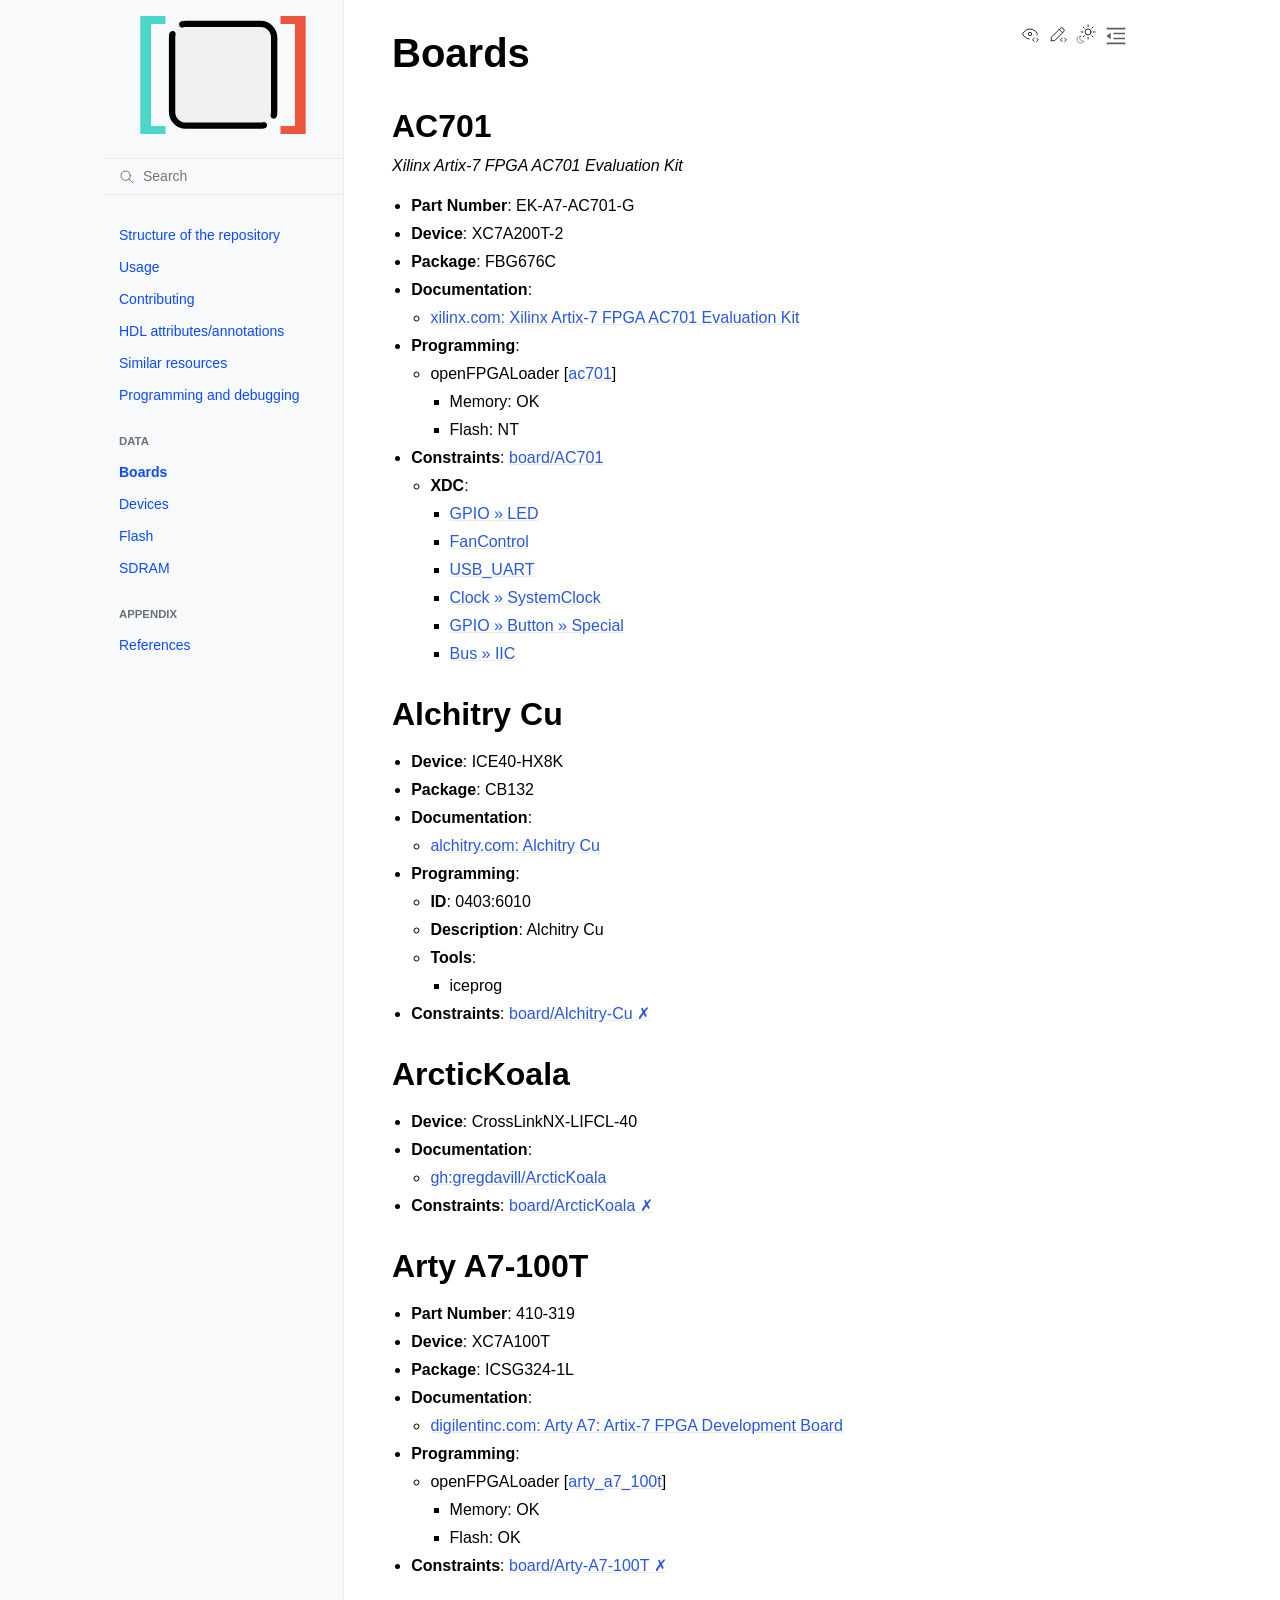
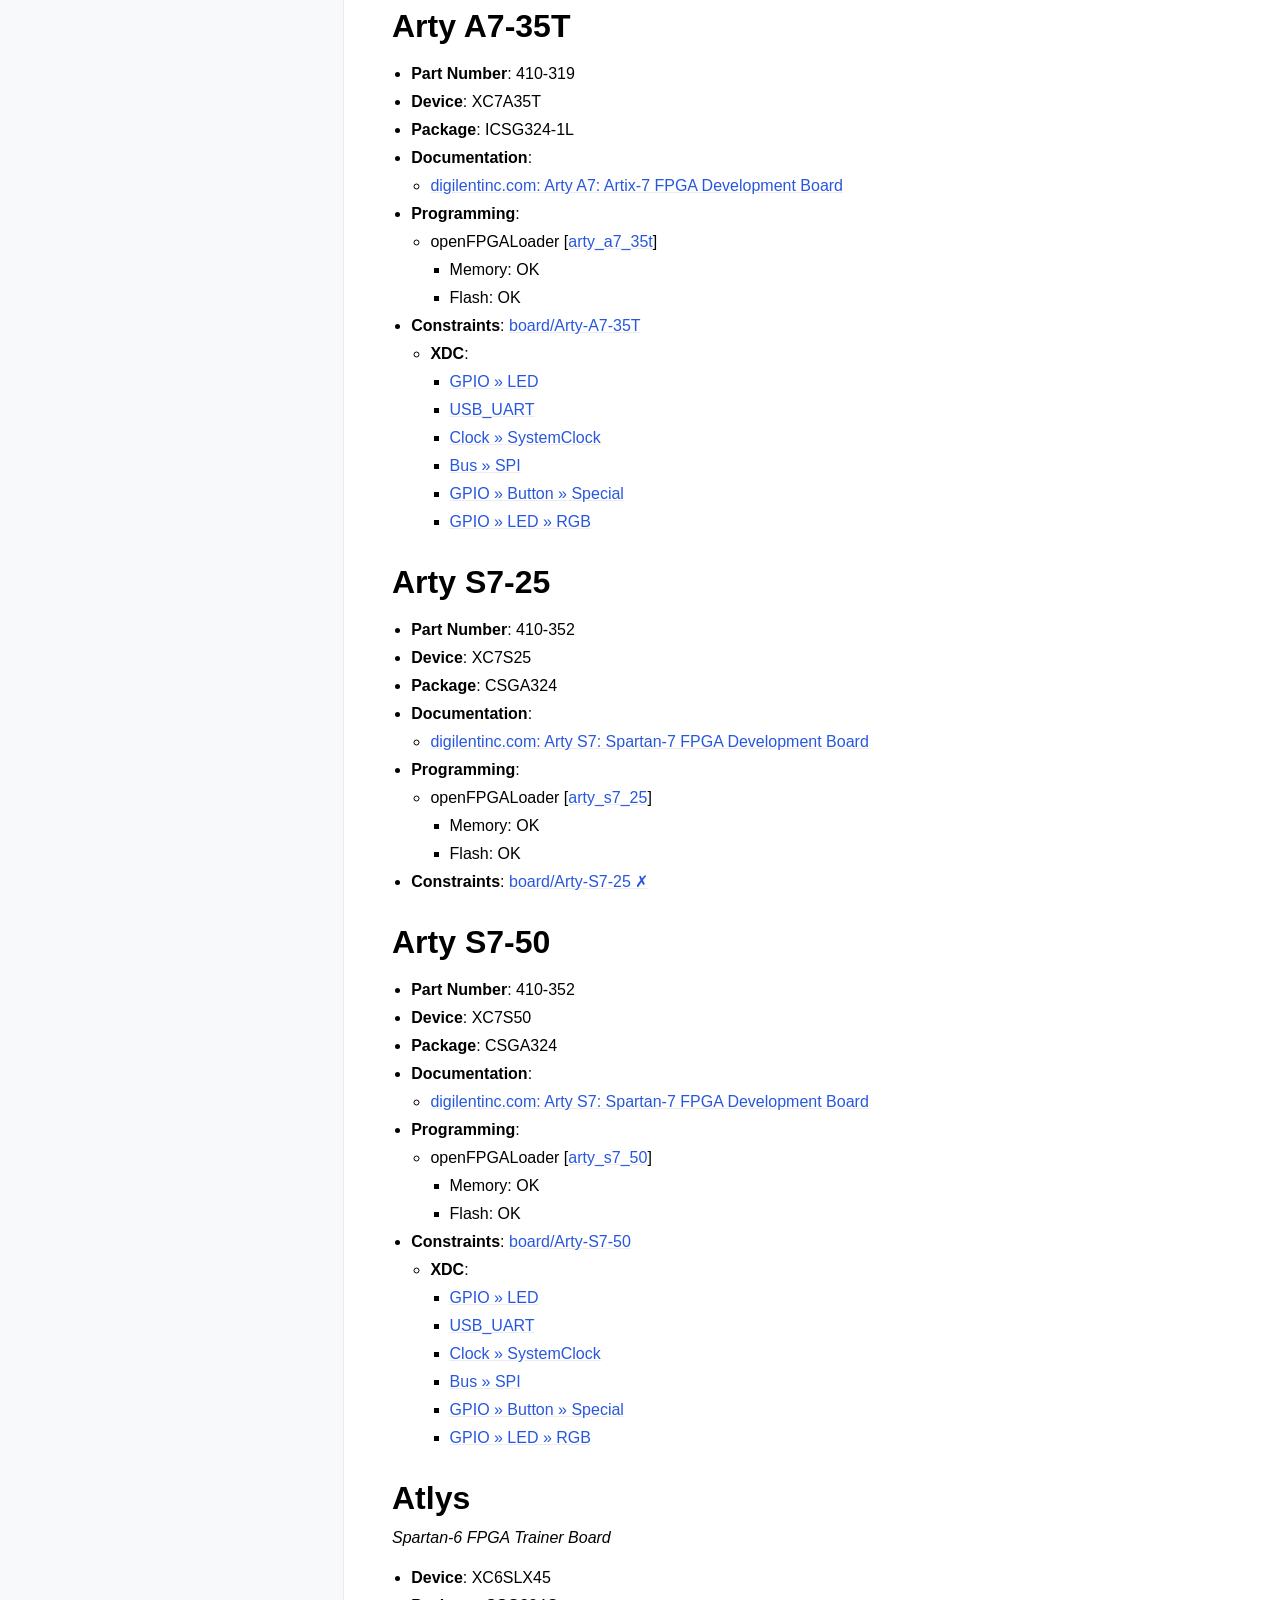
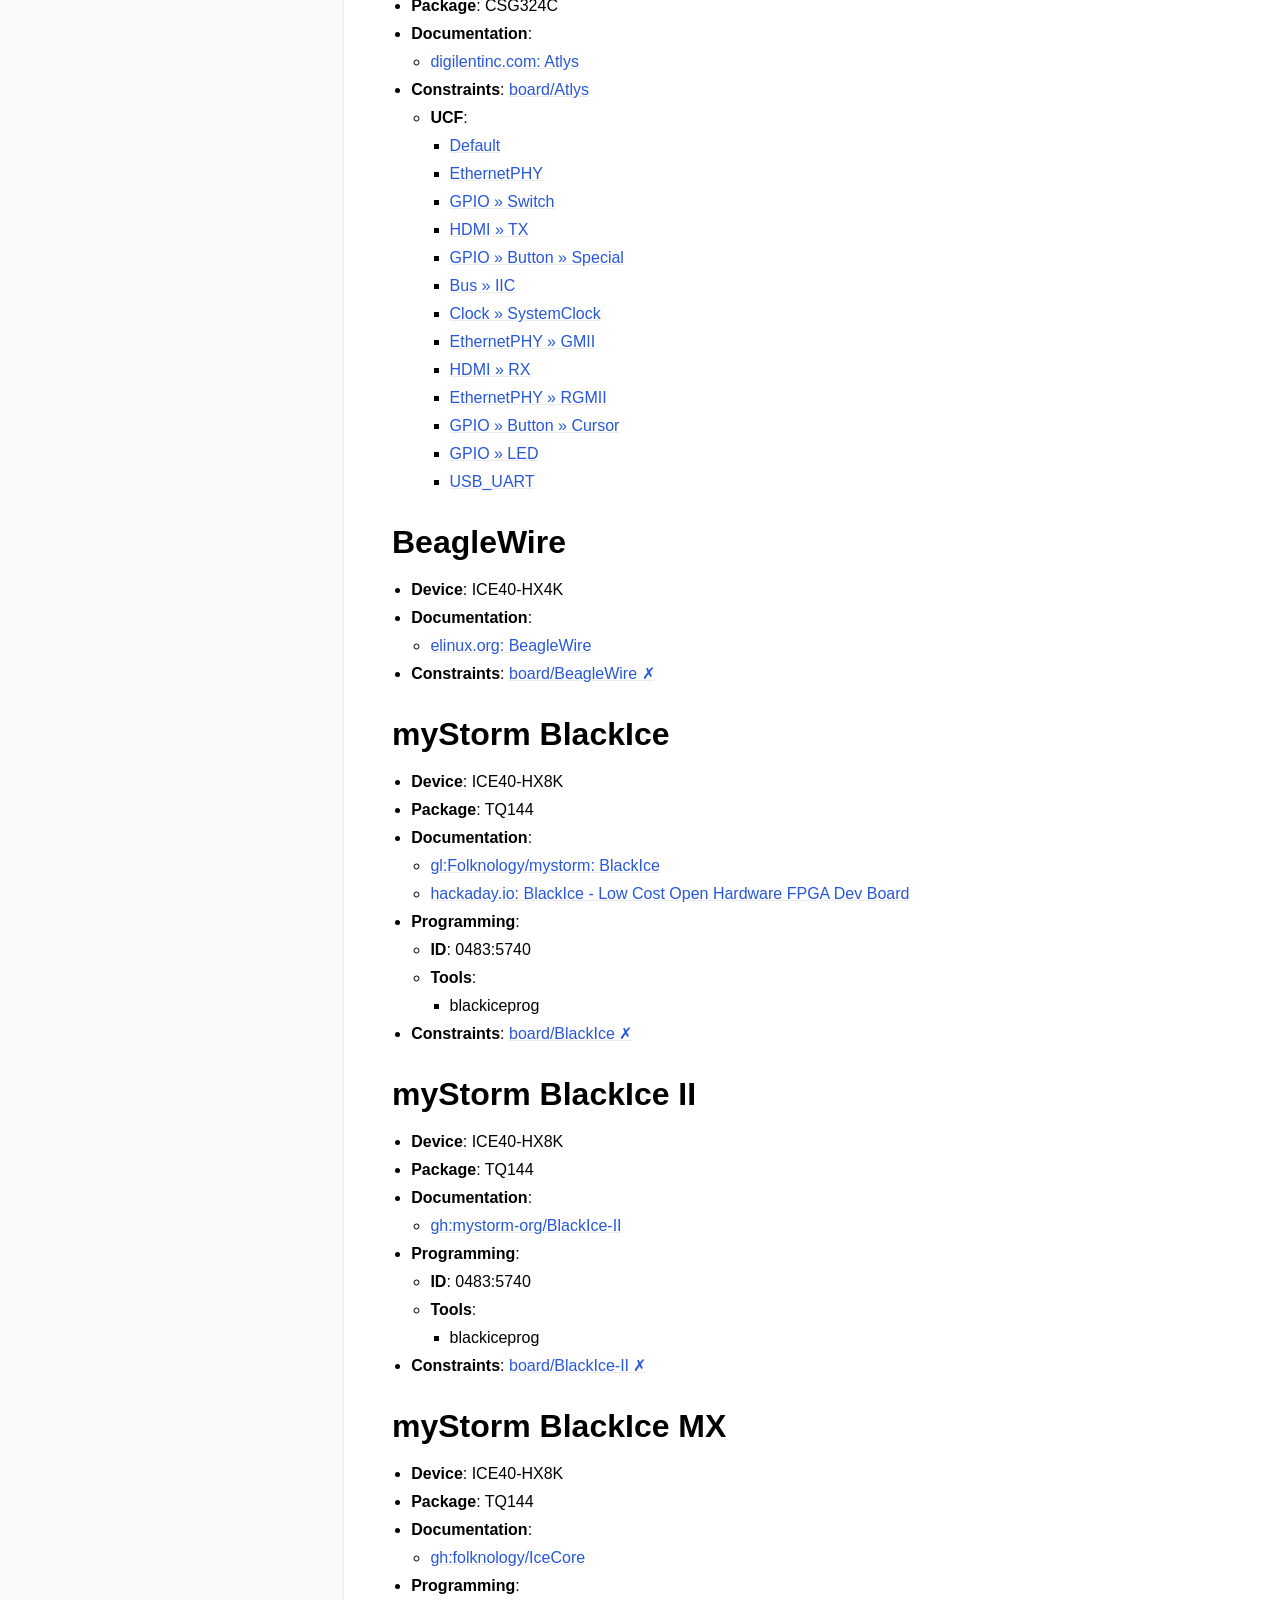
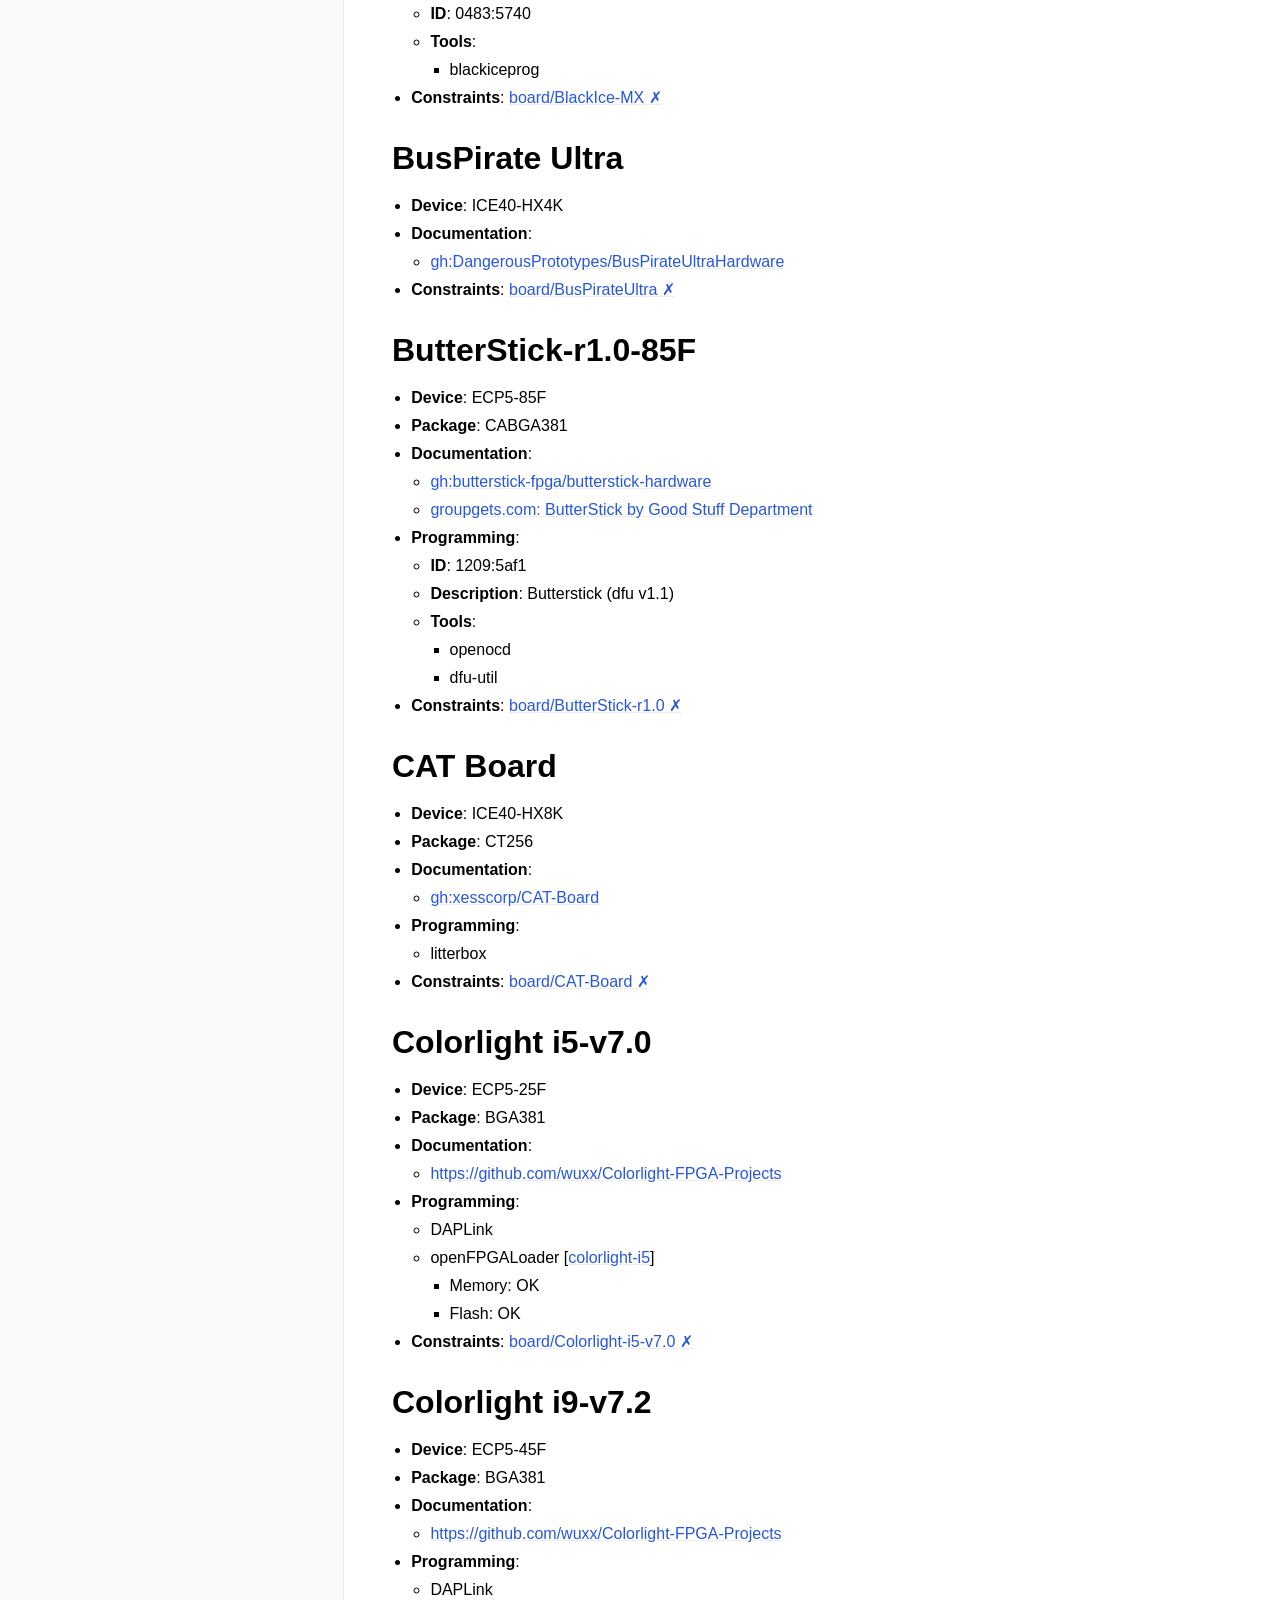
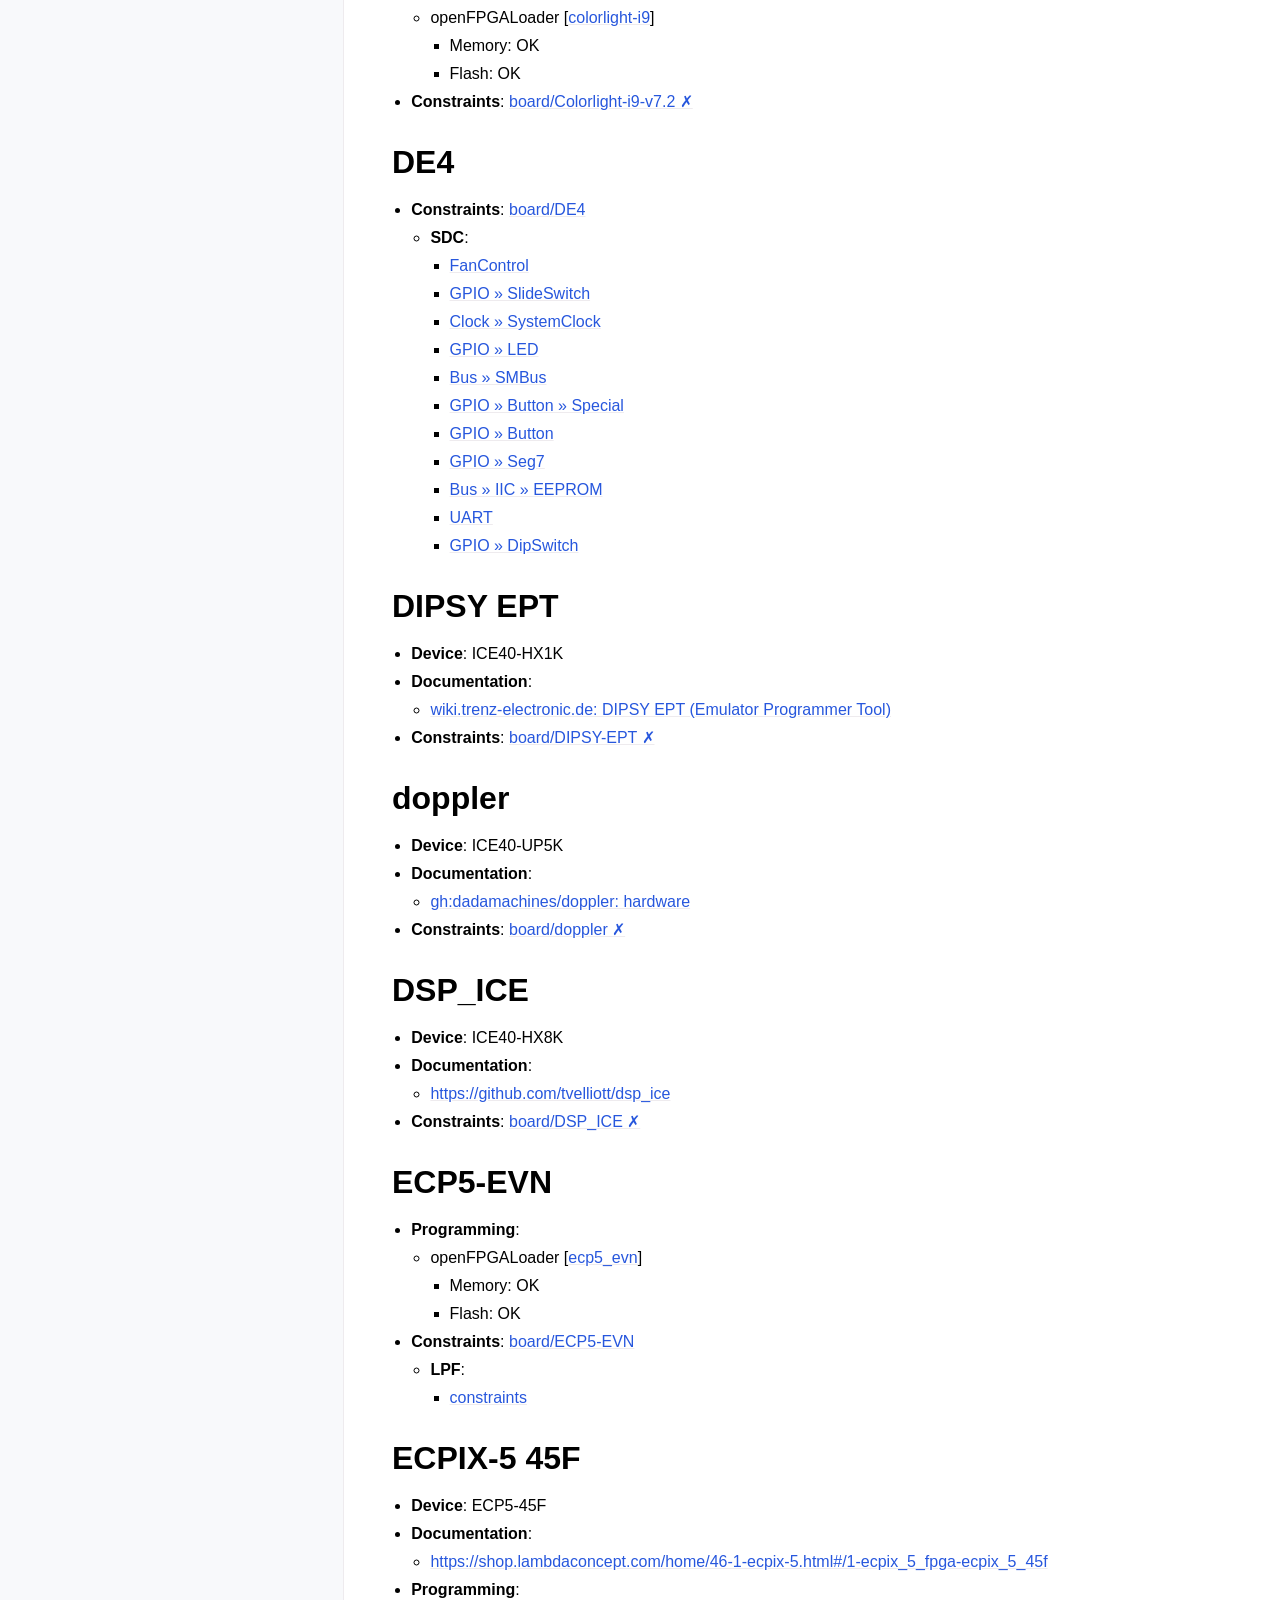
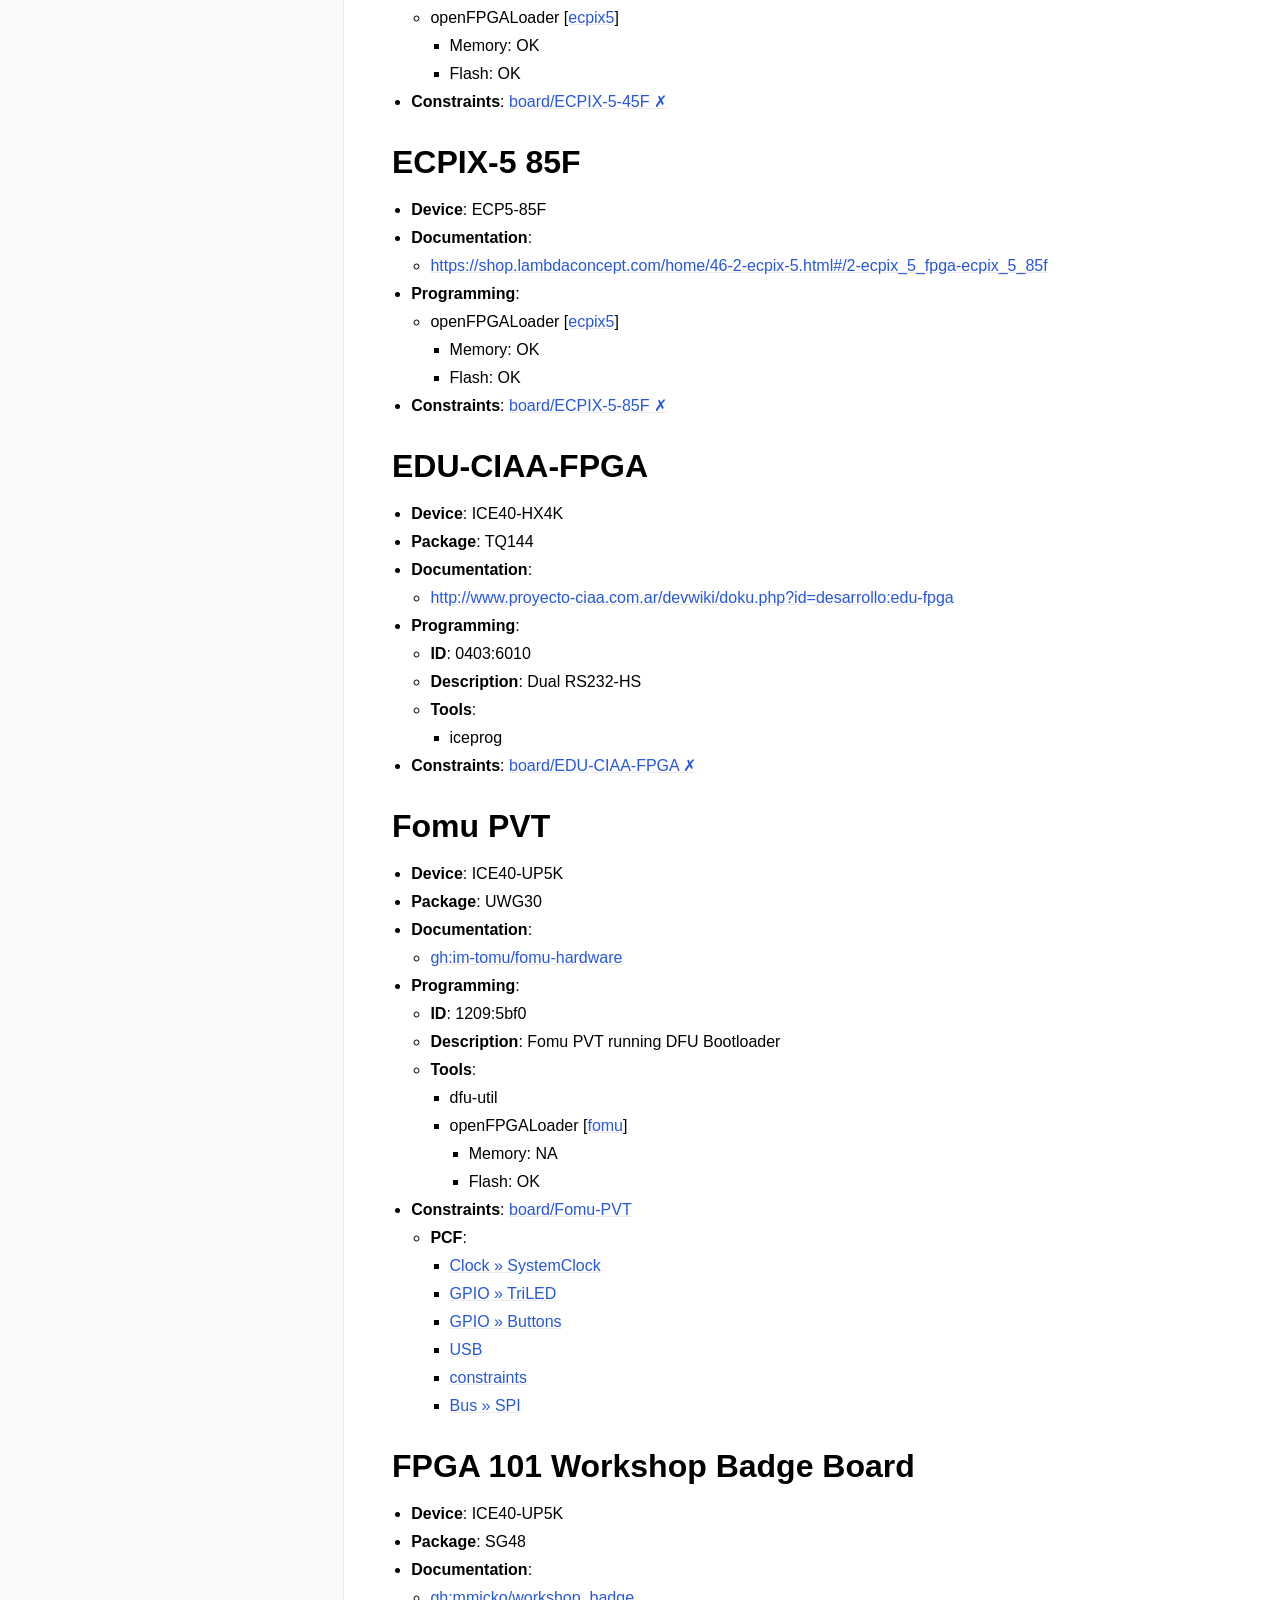
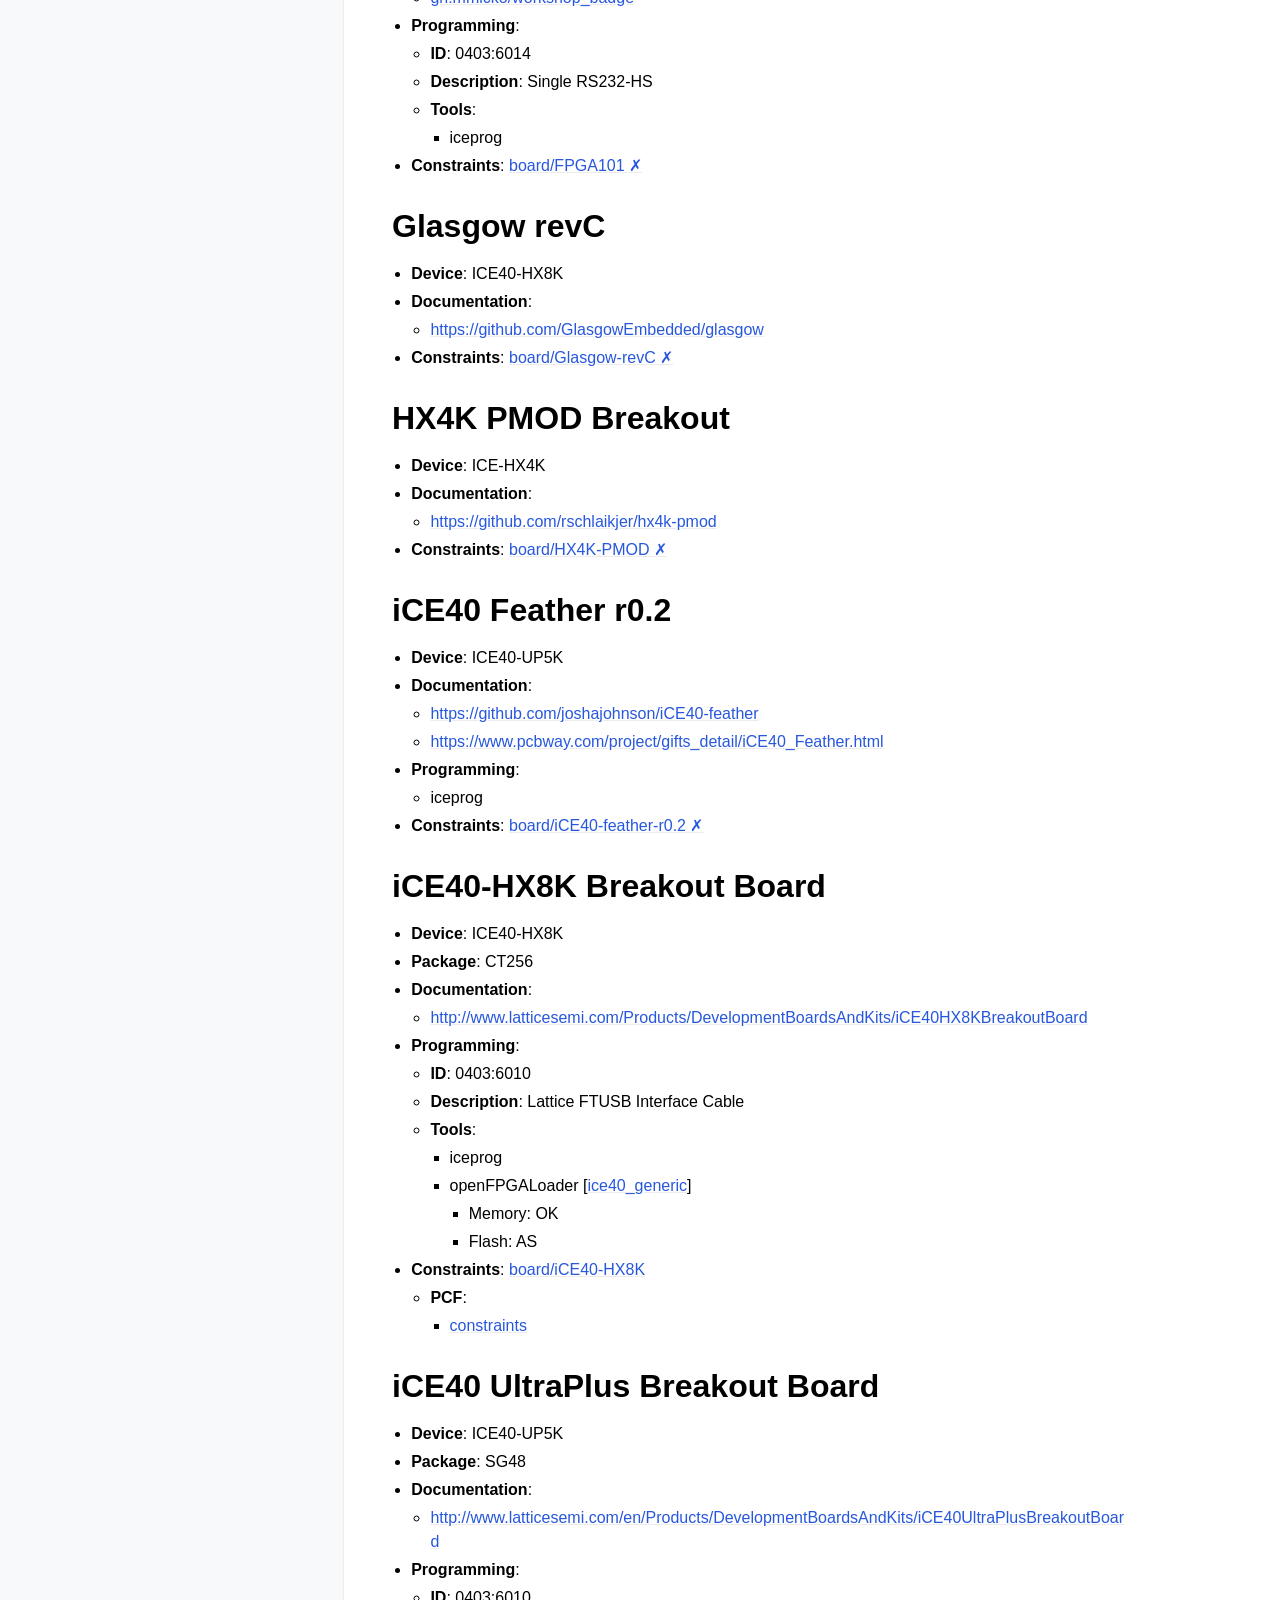
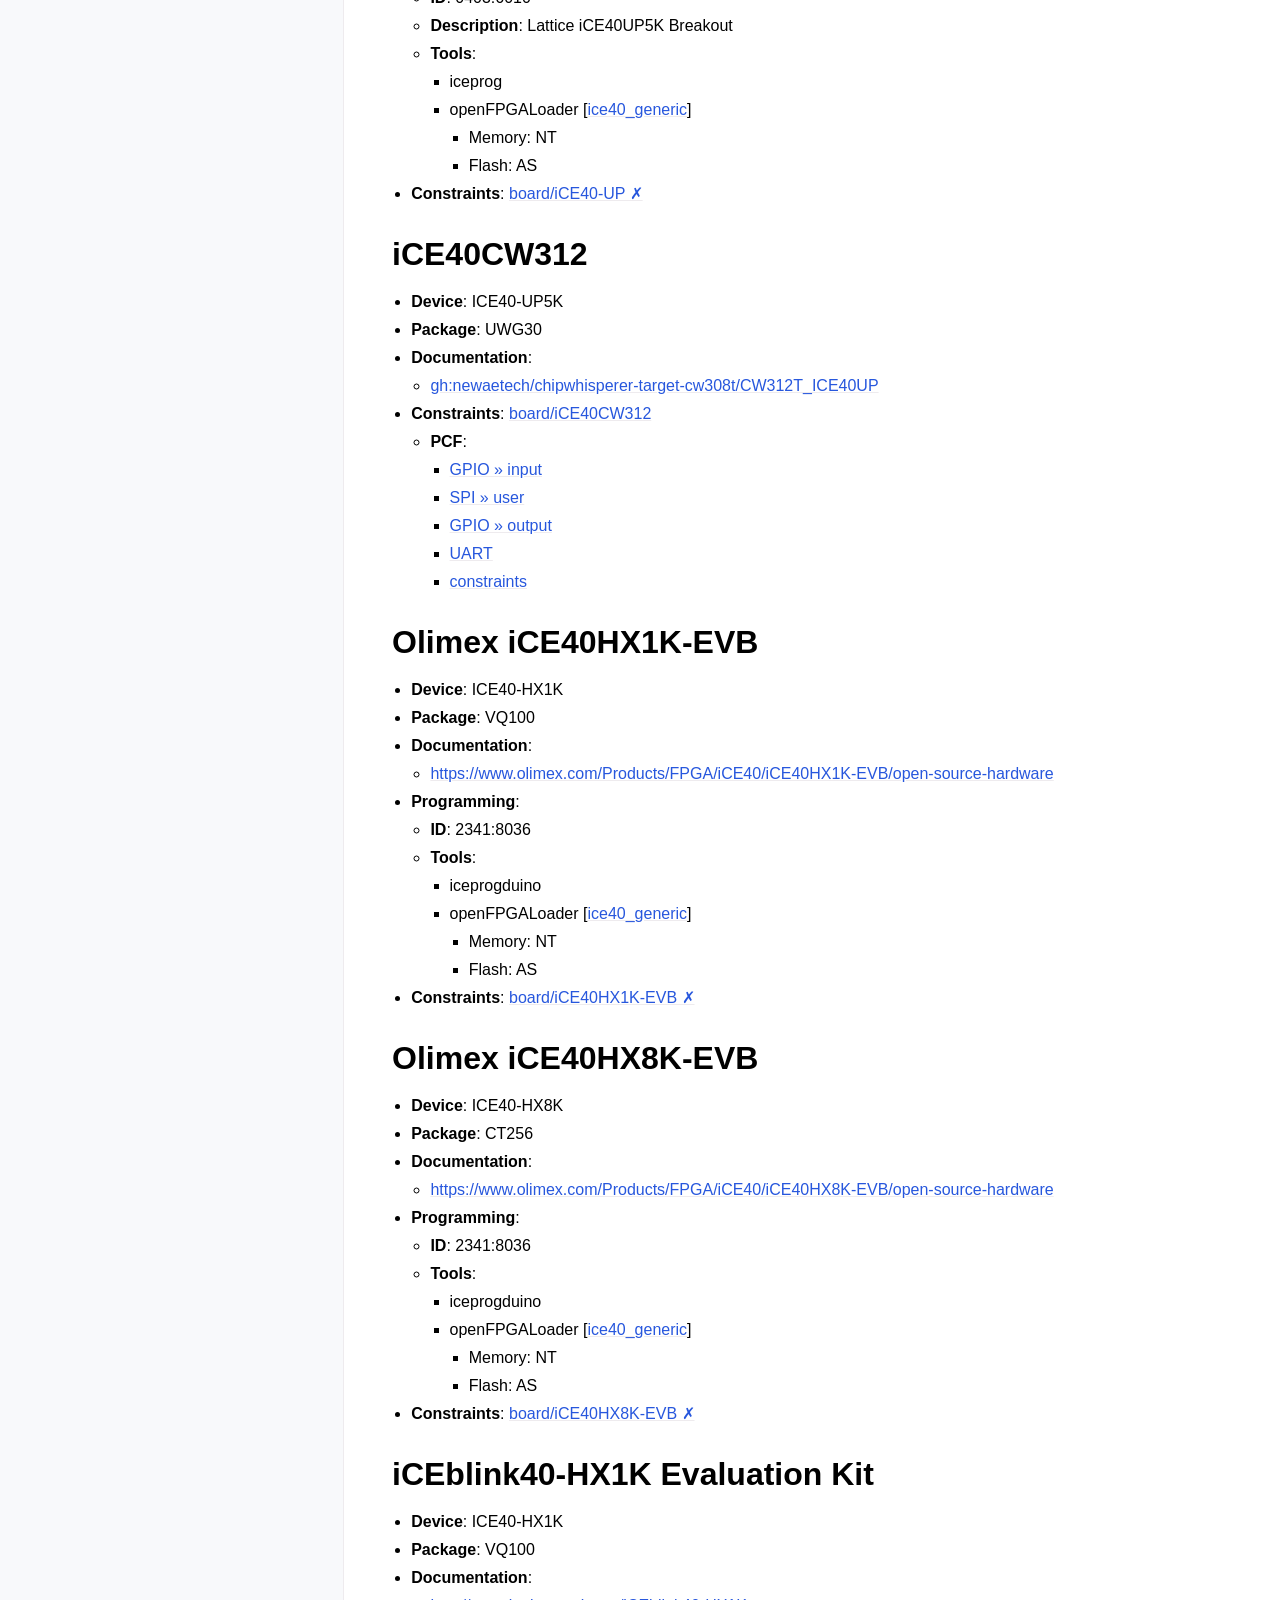
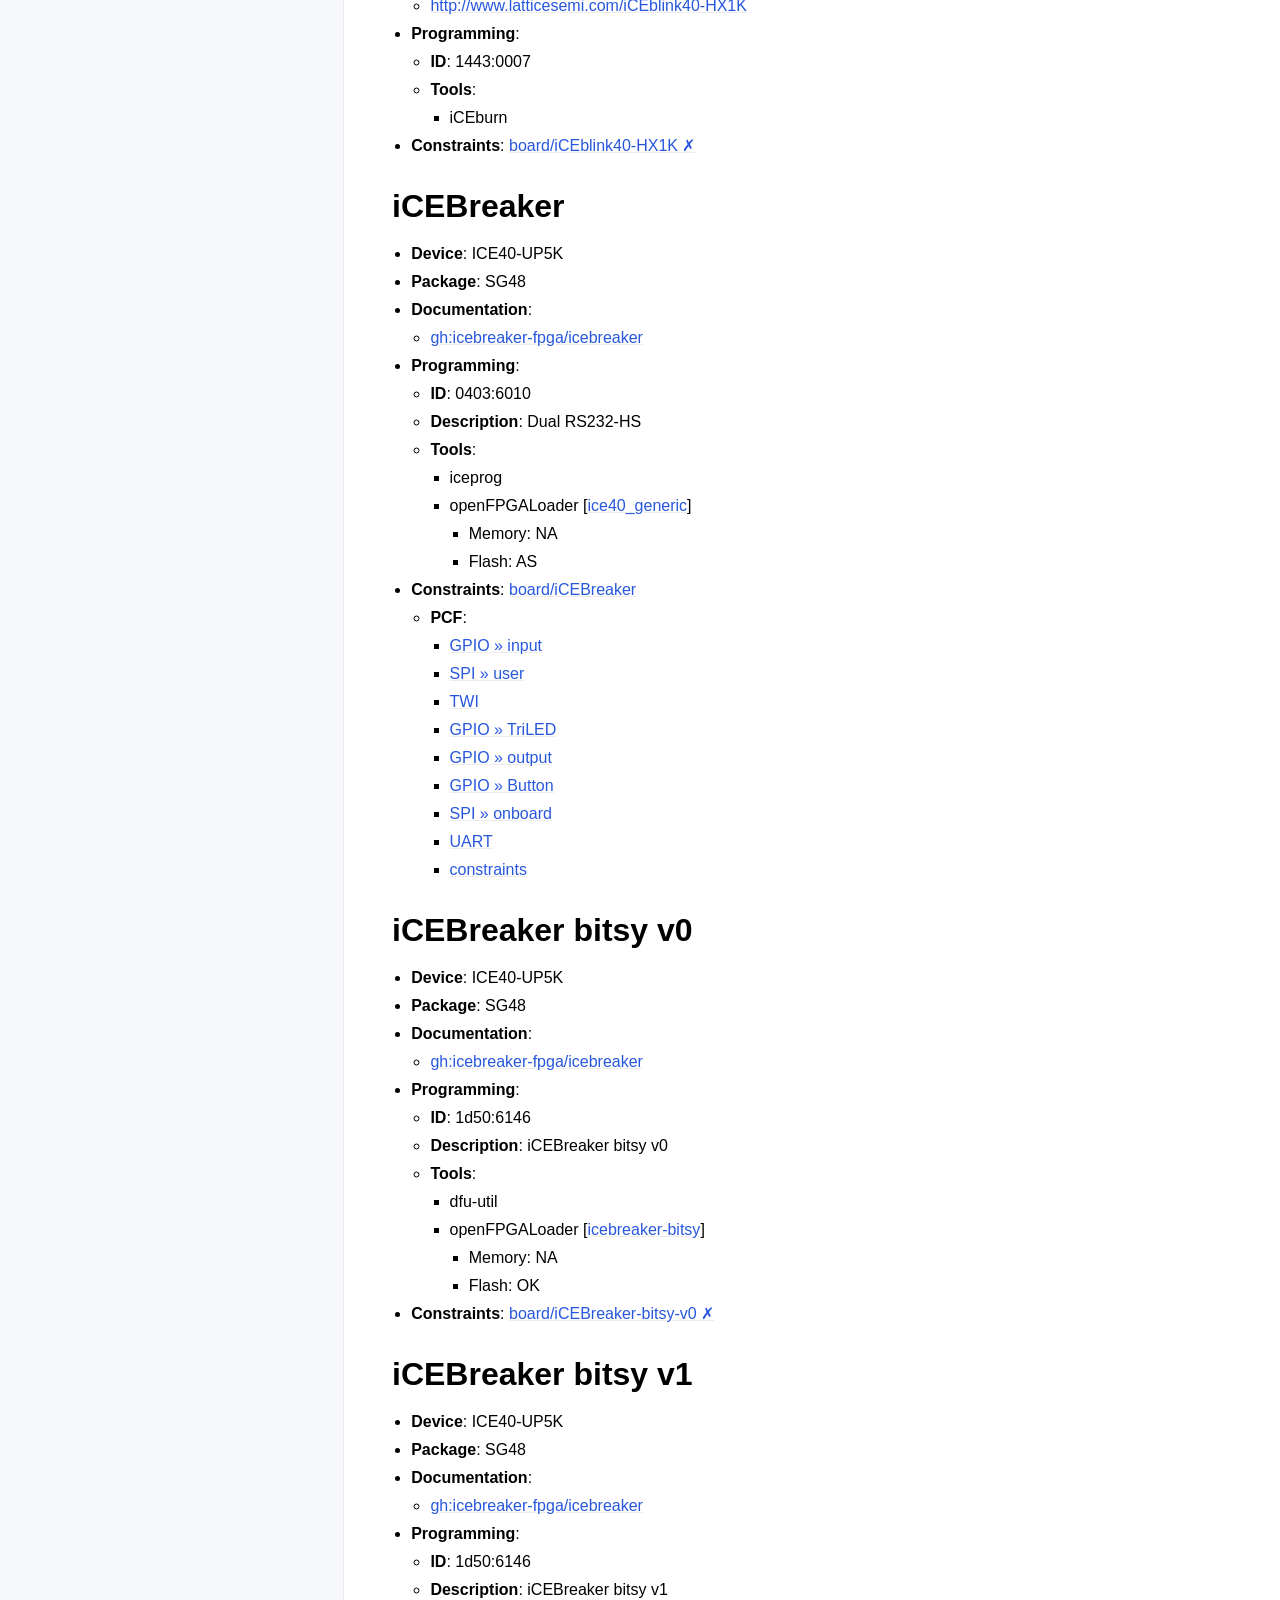
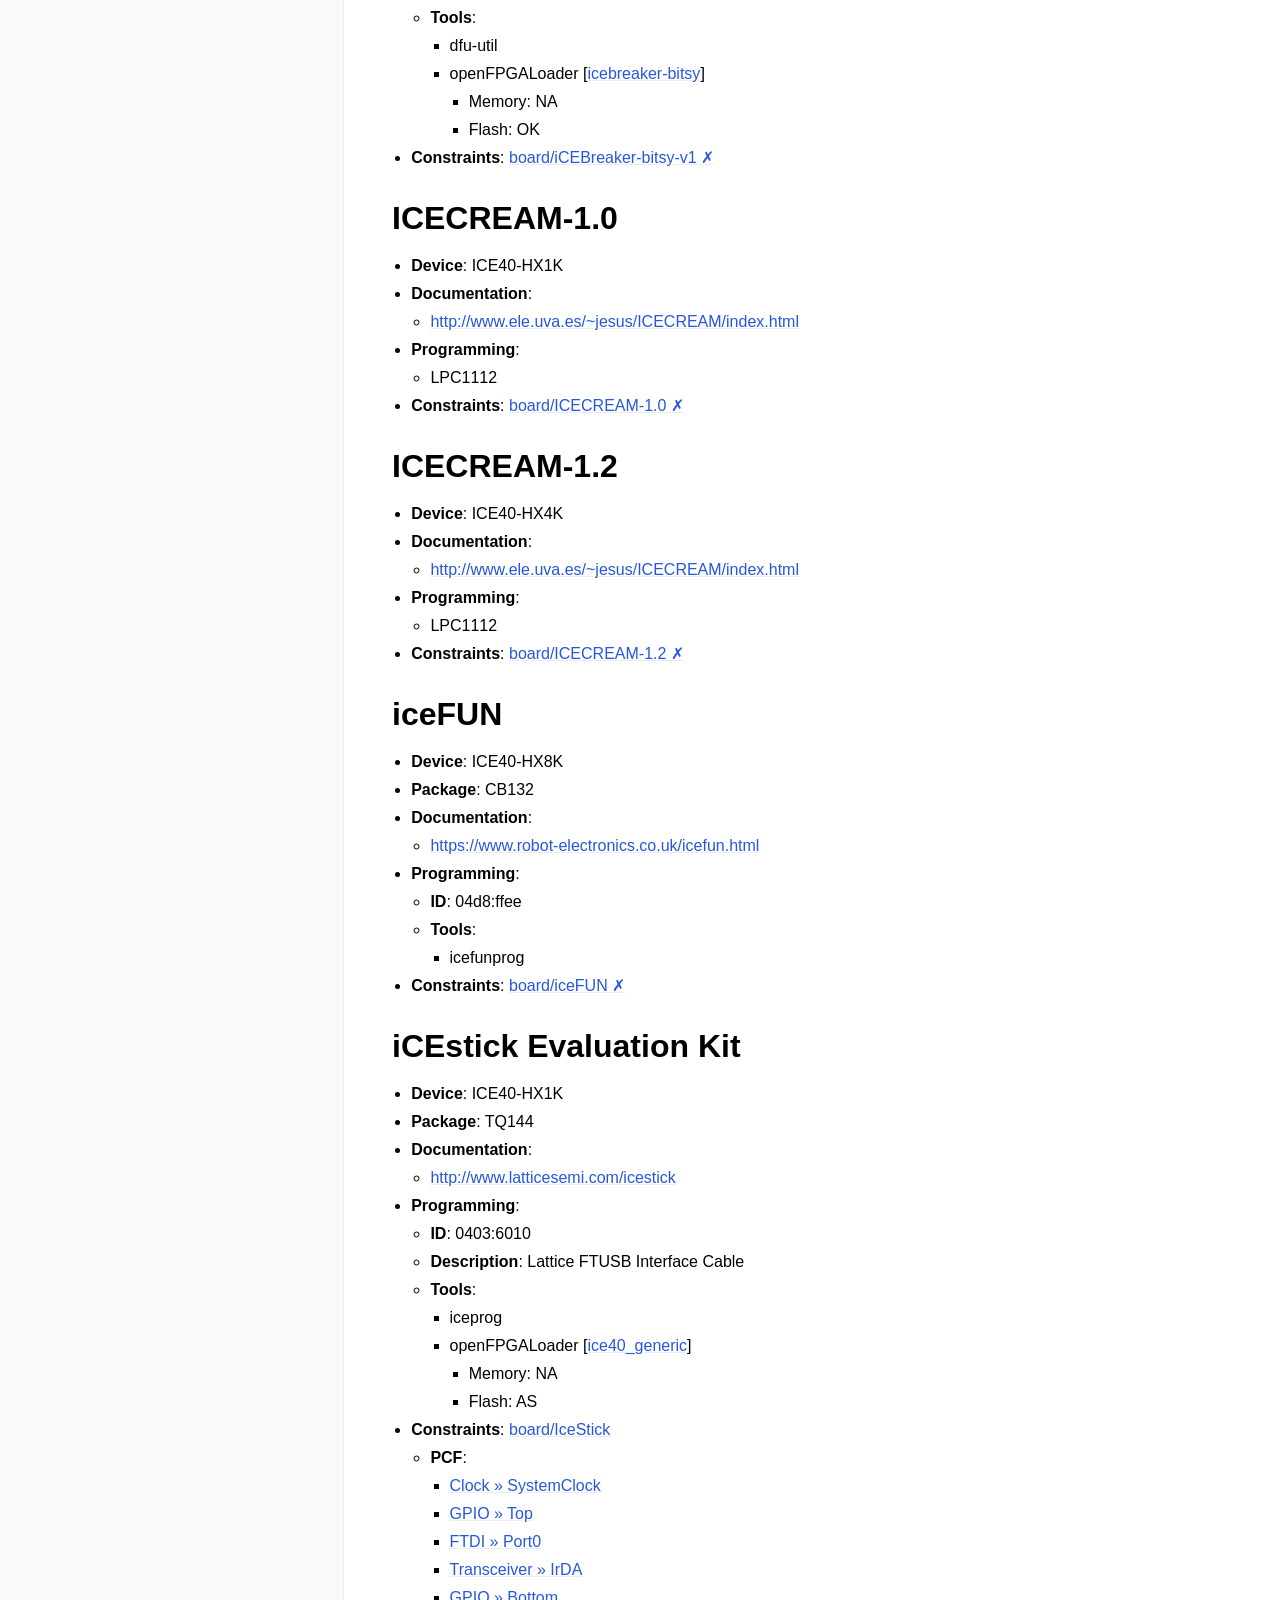
<file: Data/Boards/index.html>
<!doctype html>
<html class="no-js" lang="en" data-content_root="../../">
  <head><meta charset="utf-8">
    <meta name="viewport" content="width=device-width,initial-scale=1">
    <meta name="color-scheme" content="light dark"><meta name="viewport" content="width=device-width, initial-scale=1" />
<link rel="index" title="Index" href="../../genindex.html"><link rel="search" title="Search" href="../../search.html"><link rel="next" title="Devices" href="../Devices.html"><link rel="prev" title="Programming and debugging" href="../../ProgDebug.html">
        <link rel="prefetch" href="../../_static/logo.svg" as="image">

    <link rel="shortcut icon" href="../../_static/icon.png"><!-- Generated with Sphinx 9.0.4 and Furo 2025.12.19 -->
        <title>Boards - FPGA Board Constraints latest documentation</title>
      <link rel="stylesheet" type="text/css" href="../../_static/pygments.css?v=3dbc9e18" />
    <link rel="stylesheet" type="text/css" href="../../_static/styles/furo.css?v=7bdb33bb" />
    <link rel="stylesheet" type="text/css" href="../../_static/styles/furo-extensions.css?v=8dab3a3b" />
    
    


<style>
  body {
    --color-code-background: #232629;
  --color-code-foreground: #cccccc;
  
  }
  @media not print {
    body[data-theme="dark"] {
      --color-code-background: #202020;
  --color-code-foreground: #d0d0d0;
  
    }
    @media (prefers-color-scheme: dark) {
      body:not([data-theme="light"]) {
        --color-code-background: #202020;
  --color-code-foreground: #d0d0d0;
  
      }
    }
  }
</style></head>
  <body>
    
    <script>
      document.body.dataset.theme = localStorage.getItem("theme") || "auto";
    </script>
    

<svg xmlns="http://www.w3.org/2000/svg" style="display: none;">
  <symbol id="svg-toc" viewBox="0 0 24 24">
    <title>Contents</title>
    <svg stroke="currentColor" fill="currentColor" stroke-width="0" viewBox="0 0 1024 1024">
      <path d="M408 442h480c4.4 0 8-3.6 8-8v-56c0-4.4-3.6-8-8-8H408c-4.4 0-8 3.6-8 8v56c0 4.4 3.6 8 8 8zm-8 204c0 4.4 3.6 8 8 8h480c4.4 0 8-3.6 8-8v-56c0-4.4-3.6-8-8-8H408c-4.4 0-8 3.6-8 8v56zm504-486H120c-4.4 0-8 3.6-8 8v56c0 4.4 3.6 8 8 8h784c4.4 0 8-3.6 8-8v-56c0-4.4-3.6-8-8-8zm0 632H120c-4.4 0-8 3.6-8 8v56c0 4.4 3.6 8 8 8h784c4.4 0 8-3.6 8-8v-56c0-4.4-3.6-8-8-8zM115.4 518.9L271.7 642c5.8 4.6 14.4.5 14.4-6.9V388.9c0-7.4-8.5-11.5-14.4-6.9L115.4 505.1a8.74 8.74 0 0 0 0 13.8z"/>
    </svg>
  </symbol>
  <symbol id="svg-menu" viewBox="0 0 24 24">
    <title>Menu</title>
    <svg xmlns="http://www.w3.org/2000/svg" viewBox="0 0 24 24" fill="none" stroke="currentColor"
      stroke-width="2" stroke-linecap="round" stroke-linejoin="round" class="feather-menu">
      <line x1="3" y1="12" x2="21" y2="12"></line>
      <line x1="3" y1="6" x2="21" y2="6"></line>
      <line x1="3" y1="18" x2="21" y2="18"></line>
    </svg>
  </symbol>
  <symbol id="svg-arrow-right" viewBox="0 0 24 24">
    <title>Expand</title>
    <svg xmlns="http://www.w3.org/2000/svg" viewBox="0 0 24 24" fill="none" stroke="currentColor"
      stroke-width="2" stroke-linecap="round" stroke-linejoin="round" class="feather-chevron-right">
      <polyline points="9 18 15 12 9 6"></polyline>
    </svg>
  </symbol>
  <symbol id="svg-sun" viewBox="0 0 24 24">
    <title>Light mode</title>
    <svg xmlns="http://www.w3.org/2000/svg" viewBox="0 0 24 24" fill="none" stroke="currentColor"
      stroke-width="1" stroke-linecap="round" stroke-linejoin="round" class="feather-sun">
      <circle cx="12" cy="12" r="5"></circle>
      <line x1="12" y1="1" x2="12" y2="3"></line>
      <line x1="12" y1="21" x2="12" y2="23"></line>
      <line x1="4.22" y1="4.22" x2="5.64" y2="5.64"></line>
      <line x1="18.36" y1="18.36" x2="19.78" y2="19.78"></line>
      <line x1="1" y1="12" x2="3" y2="12"></line>
      <line x1="21" y1="12" x2="23" y2="12"></line>
      <line x1="4.22" y1="19.78" x2="5.64" y2="18.36"></line>
      <line x1="18.36" y1="5.64" x2="19.78" y2="4.22"></line>
    </svg>
  </symbol>
  <symbol id="svg-moon" viewBox="0 0 24 24">
    <title>Dark mode</title>
    <svg xmlns="http://www.w3.org/2000/svg" viewBox="0 0 24 24" fill="none" stroke="currentColor"
      stroke-width="1" stroke-linecap="round" stroke-linejoin="round" class="icon-tabler-moon">
      <path stroke="none" d="M0 0h24v24H0z" fill="none" />
      <path d="M12 3c.132 0 .263 0 .393 0a7.5 7.5 0 0 0 7.92 12.446a9 9 0 1 1 -8.313 -12.454z" />
    </svg>
  </symbol>
  <symbol id="svg-sun-with-moon" viewBox="0 0 24 24">
    <title>Auto light/dark, in light mode</title>
    <svg xmlns="http://www.w3.org/2000/svg" viewBox="0 0 24 24" fill="none" stroke="currentColor"
      stroke-width="1" stroke-linecap="round" stroke-linejoin="round"
      class="icon-custom-derived-from-feather-sun-and-tabler-moon">
      <path style="opacity: 50%" d="M 5.411 14.504 C 5.471 14.504 5.532 14.504 5.591 14.504 C 3.639 16.319 4.383 19.569 6.931 20.352 C 7.693 20.586 8.512 20.551 9.25 20.252 C 8.023 23.207 4.056 23.725 2.11 21.184 C 0.166 18.642 1.702 14.949 4.874 14.536 C 5.051 14.512 5.231 14.5 5.411 14.5 L 5.411 14.504 Z"/>
      <line x1="14.5" y1="3.25" x2="14.5" y2="1.25"/>
      <line x1="14.5" y1="15.85" x2="14.5" y2="17.85"/>
      <line x1="10.044" y1="5.094" x2="8.63" y2="3.68"/>
      <line x1="19" y1="14.05" x2="20.414" y2="15.464"/>
      <line x1="8.2" y1="9.55" x2="6.2" y2="9.55"/>
      <line x1="20.8" y1="9.55" x2="22.8" y2="9.55"/>
      <line x1="10.044" y1="14.006" x2="8.63" y2="15.42"/>
      <line x1="19" y1="5.05" x2="20.414" y2="3.636"/>
      <circle cx="14.5" cy="9.55" r="3.6"/>
    </svg>
  </symbol>
  <symbol id="svg-moon-with-sun" viewBox="0 0 24 24">
    <title>Auto light/dark, in dark mode</title>
    <svg xmlns="http://www.w3.org/2000/svg" viewBox="0 0 24 24" fill="none" stroke="currentColor"
      stroke-width="1" stroke-linecap="round" stroke-linejoin="round"
      class="icon-custom-derived-from-feather-sun-and-tabler-moon">
      <path d="M 8.282 7.007 C 8.385 7.007 8.494 7.007 8.595 7.007 C 5.18 10.184 6.481 15.869 10.942 17.24 C 12.275 17.648 13.706 17.589 15 17.066 C 12.851 22.236 5.91 23.143 2.505 18.696 C -0.897 14.249 1.791 7.786 7.342 7.063 C 7.652 7.021 7.965 7 8.282 7 L 8.282 7.007 Z"/>
      <line style="opacity: 50%" x1="18" y1="3.705" x2="18" y2="2.5"/>
      <line style="opacity: 50%" x1="18" y1="11.295" x2="18" y2="12.5"/>
      <line style="opacity: 50%" x1="15.316" y1="4.816" x2="14.464" y2="3.964"/>
      <line style="opacity: 50%" x1="20.711" y1="10.212" x2="21.563" y2="11.063"/>
      <line style="opacity: 50%" x1="14.205" y1="7.5" x2="13.001" y2="7.5"/>
      <line style="opacity: 50%" x1="21.795" y1="7.5" x2="23" y2="7.5"/>
      <line style="opacity: 50%" x1="15.316" y1="10.184" x2="14.464" y2="11.036"/>
      <line style="opacity: 50%" x1="20.711" y1="4.789" x2="21.563" y2="3.937"/>
      <circle style="opacity: 50%" cx="18" cy="7.5" r="2.169"/>
    </svg>
  </symbol>
  <symbol id="svg-pencil" viewBox="0 0 24 24">
    <svg xmlns="http://www.w3.org/2000/svg" viewBox="0 0 24 24" fill="none" stroke="currentColor"
      stroke-width="1" stroke-linecap="round" stroke-linejoin="round" class="icon-tabler-pencil-code">
      <path d="M4 20h4l10.5 -10.5a2.828 2.828 0 1 0 -4 -4l-10.5 10.5v4" />
      <path d="M13.5 6.5l4 4" />
      <path d="M20 21l2 -2l-2 -2" />
      <path d="M17 17l-2 2l2 2" />
    </svg>
  </symbol>
  <symbol id="svg-eye" viewBox="0 0 24 24">
    <svg xmlns="http://www.w3.org/2000/svg" viewBox="0 0 24 24" fill="none" stroke="currentColor"
      stroke-width="1" stroke-linecap="round" stroke-linejoin="round" class="icon-tabler-eye-code">
      <path stroke="none" d="M0 0h24v24H0z" fill="none" />
      <path d="M10 12a2 2 0 1 0 4 0a2 2 0 0 0 -4 0" />
      <path
        d="M11.11 17.958c-3.209 -.307 -5.91 -2.293 -8.11 -5.958c2.4 -4 5.4 -6 9 -6c3.6 0 6.6 2 9 6c-.21 .352 -.427 .688 -.647 1.008" />
      <path d="M20 21l2 -2l-2 -2" />
      <path d="M17 17l-2 2l2 2" />
    </svg>
  </symbol>
</svg>

<input type="checkbox" class="sidebar-toggle" name="__navigation" id="__navigation" aria-label="Toggle site navigation sidebar">
<input type="checkbox" class="sidebar-toggle" name="__toc" id="__toc" aria-label="Toggle table of contents sidebar">
<label class="overlay sidebar-overlay" for="__navigation"></label>
<label class="overlay toc-overlay" for="__toc"></label>

<a class="skip-to-content muted-link" href="#furo-main-content">Skip to content</a>



<div class="page">
  <header class="mobile-header">
    <div class="header-left">
      <label class="nav-overlay-icon" for="__navigation">
        <span class="icon"><svg><use href="#svg-menu"></use></svg></span>
      </label>
    </div>
    <div class="header-center">
      <a href="../../index.html"><div class="brand">FPGA Board Constraints latest documentation</div></a>
    </div>
    <div class="header-right">
      <div class="theme-toggle-container theme-toggle-header">
        <button class="theme-toggle" aria-label="Toggle Light / Dark / Auto color theme">
          <svg class="theme-icon-when-auto-light"><use href="#svg-sun-with-moon"></use></svg>
          <svg class="theme-icon-when-auto-dark"><use href="#svg-moon-with-sun"></use></svg>
          <svg class="theme-icon-when-dark"><use href="#svg-moon"></use></svg>
          <svg class="theme-icon-when-light"><use href="#svg-sun"></use></svg>
        </button>
      </div>
      <label class="toc-overlay-icon toc-header-icon" for="__toc">
        <span class="icon"><svg><use href="#svg-toc"></use></svg></span>
      </label>
    </div>
  </header>
  <aside class="sidebar-drawer">
    <div class="sidebar-container">
      
      <div class="sidebar-sticky"><a class="sidebar-brand" href="../../index.html">
  <div class="sidebar-logo-container">
    <img class="sidebar-logo" src="../../_static/logo.svg" alt="Logo"/>
  </div>
  
  
</a><form class="sidebar-search-container" method="get" action="../../search.html" role="search">
  <input class="sidebar-search" placeholder="Search" name="q" aria-label="Search">
  <input type="hidden" name="check_keywords" value="yes">
  <input type="hidden" name="area" value="default">
</form>
<div id="searchbox"></div><div class="sidebar-scroll"><div class="sidebar-tree">
  <ul>
<li class="toctree-l1"><a class="reference internal" href="../../Structure.html">Structure of the repository</a></li>
<li class="toctree-l1"><a class="reference internal" href="../../Usage.html">Usage</a></li>
<li class="toctree-l1"><a class="reference internal" href="../../Contributing.html">Contributing</a></li>
<li class="toctree-l1"><a class="reference internal" href="../../Attributes.html">HDL attributes/annotations</a></li>
<li class="toctree-l1"><a class="reference internal" href="../../Similar.html">Similar resources</a></li>
<li class="toctree-l1"><a class="reference internal" href="../../ProgDebug.html">Programming and debugging</a></li>
</ul>
<p class="caption" role="heading"><span class="caption-text">Data</span></p>
<ul class="current">
<li class="toctree-l1 current current-page"><a class="current reference internal" href="#">Boards</a></li>
<li class="toctree-l1"><a class="reference internal" href="../Devices.html">Devices</a></li>
<li class="toctree-l1"><a class="reference internal" href="../Flash.html">Flash</a></li>
<li class="toctree-l1"><a class="reference internal" href="../SDRAM.html">SDRAM</a></li>
</ul>
<p class="caption" role="heading"><span class="caption-text">Appendix</span></p>
<ul>
<li class="toctree-l1"><a class="reference internal" href="../../References.html">References</a></li>
</ul>

</div>
</div>

      </div>
      
    </div>
  </aside>
  <div class="main">
    <div class="content">
      <div class="article-container">
        <a href="#" class="back-to-top muted-link">
          <svg xmlns="http://www.w3.org/2000/svg" viewBox="0 0 24 24">
            <path d="M13 20h-2V8l-5.5 5.5-1.42-1.42L12 4.16l7.92 7.92-1.42 1.42L13 8v12z"></path>
          </svg>
          <span>Back to top</span>
        </a>
        <div class="content-icon-container">
          <div class="view-this-page">
  <a class="muted-link" href="https://github.com/hdl/constraints/blob/main/doc/Data/Boards/index.rst?plain=true" title="View this page">
    <svg><use href="#svg-eye"></use></svg>
    <span class="visually-hidden">View this page</span>
  </a>
</div><div class="edit-this-page">
  <a class="muted-link" href="https://github.com/hdl/constraints/edit/main/doc/Data/Boards/index.rst" rel="edit" title="Edit this page">
    <svg><use href="#svg-pencil"></use></svg>
    <span class="visually-hidden">Edit this page</span>
  </a>
</div><div class="theme-toggle-container theme-toggle-content">
            <button class="theme-toggle" aria-label="Toggle Light / Dark / Auto color theme">
              <svg class="theme-icon-when-auto-light"><use href="#svg-sun-with-moon"></use></svg>
              <svg class="theme-icon-when-auto-dark"><use href="#svg-moon-with-sun"></use></svg>
              <svg class="theme-icon-when-dark"><use href="#svg-moon"></use></svg>
              <svg class="theme-icon-when-light"><use href="#svg-sun"></use></svg>
            </button>
          </div>
          <label class="toc-overlay-icon toc-content-icon" for="__toc">
            <span class="icon"><svg><use href="#svg-toc"></use></svg></span>
          </label>
        </div>
        <article role="main" id="furo-main-content">
          <section id="boards">
<span id="data-boards"></span><h1>Boards<a class="headerlink" href="#boards" title="Link to this heading">¶</a></h1>
<section id="ac701">
<span id="boards-ac701"></span><h2>AC701<a class="headerlink" href="#ac701" title="Link to this heading">¶</a></h2>
<p><em>Xilinx Artix-7 FPGA AC701 Evaluation Kit</em></p>
<ul class="simple">
<li><p><strong>Part Number</strong>: EK-A7-AC701-G</p></li>
<li><p><strong>Device</strong>: XC7A200T-2</p></li>
<li><p><strong>Package</strong>: FBG676C</p></li>
<li><p><strong>Documentation</strong>:</p>
<ul>
<li><p><a class="reference external" href="https://www.xilinx.com/products/boards-and-kits/ek-a7-ac701-g.html">xilinx.com: Xilinx Artix-7 FPGA AC701 Evaluation Kit</a></p></li>
</ul>
</li>
<li><p><strong>Programming</strong>:</p>
<ul>
<li><p>openFPGALoader [<a class="reference external" href="https://trabucayre.github.io/openFPGALoader/compatibility/board.html#compatibility-boards" title="(in openFPGALoader: universal utility for programming FPGA latest)"><span class="xref std std-ref">ac701</span></a>]</p>
<ul>
<li><p>Memory: OK</p></li>
<li><p>Flash: NT</p></li>
</ul>
</li>
</ul>
</li>
<li><p><strong>Constraints</strong>: <a class="extlink-ghsrc reference external" href="https://github.com/hdl/constraints/blob/main/board/AC701">board/AC701</a></p>
<ul>
<li><p><strong>XDC</strong>:</p>
<ul>
<li><p><a class="extlink-ghsrc reference external" href="https://github.com/hdl/constraints/blob/main/board/AC701/GPIO.LED.xdc">GPIO » LED</a></p></li>
<li><p><a class="extlink-ghsrc reference external" href="https://github.com/hdl/constraints/blob/main/board/AC701/FanControl.xdc">FanControl</a></p></li>
<li><p><a class="extlink-ghsrc reference external" href="https://github.com/hdl/constraints/blob/main/board/AC701/USB_UART.xdc">USB_UART</a></p></li>
<li><p><a class="extlink-ghsrc reference external" href="https://github.com/hdl/constraints/blob/main/board/AC701/Clock.SystemClock.xdc">Clock » SystemClock</a></p></li>
<li><p><a class="extlink-ghsrc reference external" href="https://github.com/hdl/constraints/blob/main/board/AC701/GPIO.Button.Special.xdc">GPIO » Button » Special</a></p></li>
<li><p><a class="extlink-ghsrc reference external" href="https://github.com/hdl/constraints/blob/main/board/AC701/Bus.IIC.xdc">Bus » IIC</a></p></li>
</ul>
</li>
</ul>
</li>
</ul>
</section>
<section id="alchitry-cu">
<span id="boards-alchitry-cu"></span><h2>Alchitry Cu<a class="headerlink" href="#alchitry-cu" title="Link to this heading">¶</a></h2>
<ul class="simple">
<li><p><strong>Device</strong>: ICE40-HX8K</p></li>
<li><p><strong>Package</strong>: CB132</p></li>
<li><p><strong>Documentation</strong>:</p>
<ul>
<li><p><a class="reference external" href="https://alchitry.com/boards/cu">alchitry.com: Alchitry Cu</a></p></li>
</ul>
</li>
<li><p><strong>Programming</strong>:</p>
<ul>
<li><p><strong>ID</strong>: 0403:6010</p></li>
<li><p><strong>Description</strong>: Alchitry Cu</p></li>
<li><p><strong>Tools</strong>:</p>
<ul>
<li><p>iceprog</p></li>
</ul>
</li>
</ul>
</li>
<li><p><strong>Constraints</strong>: <a class="extlink-ghsrc reference external" href="https://github.com/hdl/constraints/blob/main/board/Alchitry-Cu">board/Alchitry-Cu ✗</a></p></li>
</ul>
</section>
<section id="arctickoala">
<span id="boards-arctickoala"></span><h2>ArcticKoala<a class="headerlink" href="#arctickoala" title="Link to this heading">¶</a></h2>
<ul class="simple">
<li><p><strong>Device</strong>: CrossLinkNX-LIFCL-40</p></li>
<li><p><strong>Documentation</strong>:</p>
<ul>
<li><p><a class="reference external" href="https://github.com/gregdavill/ArcticKoala">gh:gregdavill/ArcticKoala</a></p></li>
</ul>
</li>
<li><p><strong>Constraints</strong>: <a class="extlink-ghsrc reference external" href="https://github.com/hdl/constraints/blob/main/board/ArcticKoala">board/ArcticKoala ✗</a></p></li>
</ul>
</section>
<section id="arty-a7-100t">
<span id="boards-arty-a7-100t"></span><h2>Arty A7-100T<a class="headerlink" href="#arty-a7-100t" title="Link to this heading">¶</a></h2>
<ul class="simple">
<li><p><strong>Part Number</strong>: 410-319</p></li>
<li><p><strong>Device</strong>: XC7A100T</p></li>
<li><p><strong>Package</strong>: ICSG324-1L</p></li>
<li><p><strong>Documentation</strong>:</p>
<ul>
<li><p><a class="reference external" href="https://store.digilentinc.com/arty-a7-artix-7-fpga-development-board-for-makers-and-hobbyists/">digilentinc.com: Arty A7: Artix-7 FPGA Development Board</a></p></li>
</ul>
</li>
<li><p><strong>Programming</strong>:</p>
<ul>
<li><p>openFPGALoader [<a class="reference external" href="https://trabucayre.github.io/openFPGALoader/compatibility/board.html#compatibility-boards" title="(in openFPGALoader: universal utility for programming FPGA latest)"><span class="xref std std-ref">arty_a7_100t</span></a>]</p>
<ul>
<li><p>Memory: OK</p></li>
<li><p>Flash: OK</p></li>
</ul>
</li>
</ul>
</li>
<li><p><strong>Constraints</strong>: <a class="extlink-ghsrc reference external" href="https://github.com/hdl/constraints/blob/main/board/Arty-A7-100T">board/Arty-A7-100T ✗</a></p></li>
</ul>
</section>
<section id="arty-a7-35t">
<span id="boards-arty-a7-35t"></span><h2>Arty A7-35T<a class="headerlink" href="#arty-a7-35t" title="Link to this heading">¶</a></h2>
<ul class="simple">
<li><p><strong>Part Number</strong>: 410-319</p></li>
<li><p><strong>Device</strong>: XC7A35T</p></li>
<li><p><strong>Package</strong>: ICSG324-1L</p></li>
<li><p><strong>Documentation</strong>:</p>
<ul>
<li><p><a class="reference external" href="https://store.digilentinc.com/arty-a7-artix-7-fpga-development-board-for-makers-and-hobbyists/">digilentinc.com: Arty A7: Artix-7 FPGA Development Board</a></p></li>
</ul>
</li>
<li><p><strong>Programming</strong>:</p>
<ul>
<li><p>openFPGALoader [<a class="reference external" href="https://trabucayre.github.io/openFPGALoader/compatibility/board.html#compatibility-boards" title="(in openFPGALoader: universal utility for programming FPGA latest)"><span class="xref std std-ref">arty_a7_35t</span></a>]</p>
<ul>
<li><p>Memory: OK</p></li>
<li><p>Flash: OK</p></li>
</ul>
</li>
</ul>
</li>
<li><p><strong>Constraints</strong>: <a class="extlink-ghsrc reference external" href="https://github.com/hdl/constraints/blob/main/board/Arty-A7-35T">board/Arty-A7-35T</a></p>
<ul>
<li><p><strong>XDC</strong>:</p>
<ul>
<li><p><a class="extlink-ghsrc reference external" href="https://github.com/hdl/constraints/blob/main/board/Arty-A7-35T/GPIO.LED.xdc">GPIO » LED</a></p></li>
<li><p><a class="extlink-ghsrc reference external" href="https://github.com/hdl/constraints/blob/main/board/Arty-A7-35T/USB_UART.xdc">USB_UART</a></p></li>
<li><p><a class="extlink-ghsrc reference external" href="https://github.com/hdl/constraints/blob/main/board/Arty-A7-35T/Clock.SystemClock.xdc">Clock » SystemClock</a></p></li>
<li><p><a class="extlink-ghsrc reference external" href="https://github.com/hdl/constraints/blob/main/board/Arty-A7-35T/Bus.SPI.xdc">Bus » SPI</a></p></li>
<li><p><a class="extlink-ghsrc reference external" href="https://github.com/hdl/constraints/blob/main/board/Arty-A7-35T/GPIO.Button.Special.xdc">GPIO » Button » Special</a></p></li>
<li><p><a class="extlink-ghsrc reference external" href="https://github.com/hdl/constraints/blob/main/board/Arty-A7-35T/GPIO.LED.RGB.xdc">GPIO » LED » RGB</a></p></li>
</ul>
</li>
</ul>
</li>
</ul>
</section>
<section id="arty-s7-25">
<span id="boards-arty-s7-25"></span><h2>Arty S7-25<a class="headerlink" href="#arty-s7-25" title="Link to this heading">¶</a></h2>
<ul class="simple">
<li><p><strong>Part Number</strong>: 410-352</p></li>
<li><p><strong>Device</strong>: XC7S25</p></li>
<li><p><strong>Package</strong>: CSGA324</p></li>
<li><p><strong>Documentation</strong>:</p>
<ul>
<li><p><a class="reference external" href="https://store.digilentinc.com/arty-s7-spartan-7-fpga-board-for-hobbyists-and-makers/">digilentinc.com: Arty S7: Spartan-7 FPGA Development Board</a></p></li>
</ul>
</li>
<li><p><strong>Programming</strong>:</p>
<ul>
<li><p>openFPGALoader [<a class="reference external" href="https://trabucayre.github.io/openFPGALoader/compatibility/board.html#compatibility-boards" title="(in openFPGALoader: universal utility for programming FPGA latest)"><span class="xref std std-ref">arty_s7_25</span></a>]</p>
<ul>
<li><p>Memory: OK</p></li>
<li><p>Flash: OK</p></li>
</ul>
</li>
</ul>
</li>
<li><p><strong>Constraints</strong>: <a class="extlink-ghsrc reference external" href="https://github.com/hdl/constraints/blob/main/board/Arty-S7-25">board/Arty-S7-25 ✗</a></p></li>
</ul>
</section>
<section id="arty-s7-50">
<span id="boards-arty-s7-50"></span><h2>Arty S7-50<a class="headerlink" href="#arty-s7-50" title="Link to this heading">¶</a></h2>
<ul class="simple">
<li><p><strong>Part Number</strong>: 410-352</p></li>
<li><p><strong>Device</strong>: XC7S50</p></li>
<li><p><strong>Package</strong>: CSGA324</p></li>
<li><p><strong>Documentation</strong>:</p>
<ul>
<li><p><a class="reference external" href="https://store.digilentinc.com/arty-s7-spartan-7-fpga-board-for-hobbyists-and-makers/">digilentinc.com: Arty S7: Spartan-7 FPGA Development Board</a></p></li>
</ul>
</li>
<li><p><strong>Programming</strong>:</p>
<ul>
<li><p>openFPGALoader [<a class="reference external" href="https://trabucayre.github.io/openFPGALoader/compatibility/board.html#compatibility-boards" title="(in openFPGALoader: universal utility for programming FPGA latest)"><span class="xref std std-ref">arty_s7_50</span></a>]</p>
<ul>
<li><p>Memory: OK</p></li>
<li><p>Flash: OK</p></li>
</ul>
</li>
</ul>
</li>
<li><p><strong>Constraints</strong>: <a class="extlink-ghsrc reference external" href="https://github.com/hdl/constraints/blob/main/board/Arty-S7-50">board/Arty-S7-50</a></p>
<ul>
<li><p><strong>XDC</strong>:</p>
<ul>
<li><p><a class="extlink-ghsrc reference external" href="https://github.com/hdl/constraints/blob/main/board/Arty-S7-50/GPIO.LED.xdc">GPIO » LED</a></p></li>
<li><p><a class="extlink-ghsrc reference external" href="https://github.com/hdl/constraints/blob/main/board/Arty-S7-50/USB_UART.xdc">USB_UART</a></p></li>
<li><p><a class="extlink-ghsrc reference external" href="https://github.com/hdl/constraints/blob/main/board/Arty-S7-50/Clock.SystemClock.xdc">Clock » SystemClock</a></p></li>
<li><p><a class="extlink-ghsrc reference external" href="https://github.com/hdl/constraints/blob/main/board/Arty-S7-50/Bus.SPI.xdc">Bus » SPI</a></p></li>
<li><p><a class="extlink-ghsrc reference external" href="https://github.com/hdl/constraints/blob/main/board/Arty-S7-50/GPIO.Button.Special.xdc">GPIO » Button » Special</a></p></li>
<li><p><a class="extlink-ghsrc reference external" href="https://github.com/hdl/constraints/blob/main/board/Arty-S7-50/GPIO.LED.RGB.xdc">GPIO » LED » RGB</a></p></li>
</ul>
</li>
</ul>
</li>
</ul>
</section>
<section id="atlys">
<span id="boards-atlys"></span><h2>Atlys<a class="headerlink" href="#atlys" title="Link to this heading">¶</a></h2>
<p><em>Spartan-6 FPGA Trainer Board</em></p>
<ul class="simple">
<li><p><strong>Device</strong>: XC6SLX45</p></li>
<li><p><strong>Package</strong>: CSG324C</p></li>
<li><p><strong>Documentation</strong>:</p>
<ul>
<li><p><a class="reference external" href="https://reference.digilentinc.com/reference/programmable-logic/atlys/start">digilentinc.com: Atlys</a></p></li>
</ul>
</li>
<li><p><strong>Constraints</strong>: <a class="extlink-ghsrc reference external" href="https://github.com/hdl/constraints/blob/main/board/Atlys">board/Atlys</a></p>
<ul>
<li><p><strong>UCF</strong>:</p>
<ul>
<li><p><a class="extlink-ghsrc reference external" href="https://github.com/hdl/constraints/blob/main/board/Atlys/Default.ucf">Default</a></p></li>
<li><p><a class="extlink-ghsrc reference external" href="https://github.com/hdl/constraints/blob/main/board/Atlys/EthernetPHY.ucf">EthernetPHY</a></p></li>
<li><p><a class="extlink-ghsrc reference external" href="https://github.com/hdl/constraints/blob/main/board/Atlys/GPIO.Switch.ucf">GPIO » Switch</a></p></li>
<li><p><a class="extlink-ghsrc reference external" href="https://github.com/hdl/constraints/blob/main/board/Atlys/HDMI.TX.ucf">HDMI » TX</a></p></li>
<li><p><a class="extlink-ghsrc reference external" href="https://github.com/hdl/constraints/blob/main/board/Atlys/GPIO.Button.Special.ucf">GPIO » Button » Special</a></p></li>
<li><p><a class="extlink-ghsrc reference external" href="https://github.com/hdl/constraints/blob/main/board/Atlys/Bus.IIC.ucf">Bus » IIC</a></p></li>
<li><p><a class="extlink-ghsrc reference external" href="https://github.com/hdl/constraints/blob/main/board/Atlys/Clock.SystemClock.ucf">Clock » SystemClock</a></p></li>
<li><p><a class="extlink-ghsrc reference external" href="https://github.com/hdl/constraints/blob/main/board/Atlys/EthernetPHY.GMII.ucf">EthernetPHY » GMII</a></p></li>
<li><p><a class="extlink-ghsrc reference external" href="https://github.com/hdl/constraints/blob/main/board/Atlys/HDMI.RX.ucf">HDMI » RX</a></p></li>
<li><p><a class="extlink-ghsrc reference external" href="https://github.com/hdl/constraints/blob/main/board/Atlys/EthernetPHY.RGMII.ucf">EthernetPHY » RGMII</a></p></li>
<li><p><a class="extlink-ghsrc reference external" href="https://github.com/hdl/constraints/blob/main/board/Atlys/GPIO.Button.Cursor.ucf">GPIO » Button » Cursor</a></p></li>
<li><p><a class="extlink-ghsrc reference external" href="https://github.com/hdl/constraints/blob/main/board/Atlys/GPIO.LED.ucf">GPIO » LED</a></p></li>
<li><p><a class="extlink-ghsrc reference external" href="https://github.com/hdl/constraints/blob/main/board/Atlys/USB_UART.ucf">USB_UART</a></p></li>
</ul>
</li>
</ul>
</li>
</ul>
</section>
<section id="beaglewire">
<span id="boards-beaglewire"></span><h2>BeagleWire<a class="headerlink" href="#beaglewire" title="Link to this heading">¶</a></h2>
<ul class="simple">
<li><p><strong>Device</strong>: ICE40-HX4K</p></li>
<li><p><strong>Documentation</strong>:</p>
<ul>
<li><p><a class="reference external" href="https://elinux.org/BeagleBoard/BeagleWire">elinux.org: BeagleWire</a></p></li>
</ul>
</li>
<li><p><strong>Constraints</strong>: <a class="extlink-ghsrc reference external" href="https://github.com/hdl/constraints/blob/main/board/BeagleWire">board/BeagleWire ✗</a></p></li>
</ul>
</section>
<section id="mystorm-blackice">
<span id="boards-blackice"></span><h2>myStorm BlackIce<a class="headerlink" href="#mystorm-blackice" title="Link to this heading">¶</a></h2>
<ul class="simple">
<li><p><strong>Device</strong>: ICE40-HX8K</p></li>
<li><p><strong>Package</strong>: TQ144</p></li>
<li><p><strong>Documentation</strong>:</p>
<ul>
<li><p><a class="reference external" href="https://gitlab.com/Folknology/mystorm/-/tree/BlackIce">gl:Folknology/mystorm: BlackIce</a></p></li>
<li><p><a class="reference external" href="https://hackaday.io/project/12930-blackice-low-cost-open-hardware-fpga-dev-board">hackaday.io: BlackIce - Low Cost Open Hardware FPGA Dev Board</a></p></li>
</ul>
</li>
<li><p><strong>Programming</strong>:</p>
<ul>
<li><p><strong>ID</strong>: 0483:5740</p></li>
<li><p><strong>Tools</strong>:</p>
<ul>
<li><p>blackiceprog</p></li>
</ul>
</li>
</ul>
</li>
<li><p><strong>Constraints</strong>: <a class="extlink-ghsrc reference external" href="https://github.com/hdl/constraints/blob/main/board/BlackIce">board/BlackIce ✗</a></p></li>
</ul>
</section>
<section id="mystorm-blackice-ii">
<span id="boards-blackice-ii"></span><h2>myStorm BlackIce II<a class="headerlink" href="#mystorm-blackice-ii" title="Link to this heading">¶</a></h2>
<ul class="simple">
<li><p><strong>Device</strong>: ICE40-HX8K</p></li>
<li><p><strong>Package</strong>: TQ144</p></li>
<li><p><strong>Documentation</strong>:</p>
<ul>
<li><p><a class="reference external" href="https://github.com/mystorm-org/BlackIce-II">gh:mystorm-org/BlackIce-II</a></p></li>
</ul>
</li>
<li><p><strong>Programming</strong>:</p>
<ul>
<li><p><strong>ID</strong>: 0483:5740</p></li>
<li><p><strong>Tools</strong>:</p>
<ul>
<li><p>blackiceprog</p></li>
</ul>
</li>
</ul>
</li>
<li><p><strong>Constraints</strong>: <a class="extlink-ghsrc reference external" href="https://github.com/hdl/constraints/blob/main/board/BlackIce-II">board/BlackIce-II ✗</a></p></li>
</ul>
</section>
<section id="mystorm-blackice-mx">
<span id="boards-blackice-mx"></span><h2>myStorm BlackIce MX<a class="headerlink" href="#mystorm-blackice-mx" title="Link to this heading">¶</a></h2>
<ul class="simple">
<li><p><strong>Device</strong>: ICE40-HX8K</p></li>
<li><p><strong>Package</strong>: TQ144</p></li>
<li><p><strong>Documentation</strong>:</p>
<ul>
<li><p><a class="reference external" href="https://github.com/folknology/IceCore">gh:folknology/IceCore</a></p></li>
</ul>
</li>
<li><p><strong>Programming</strong>:</p>
<ul>
<li><p><strong>ID</strong>: 0483:5740</p></li>
<li><p><strong>Tools</strong>:</p>
<ul>
<li><p>blackiceprog</p></li>
</ul>
</li>
</ul>
</li>
<li><p><strong>Constraints</strong>: <a class="extlink-ghsrc reference external" href="https://github.com/hdl/constraints/blob/main/board/BlackIce-MX">board/BlackIce-MX ✗</a></p></li>
</ul>
</section>
<section id="buspirate-ultra">
<span id="boards-buspirateultra"></span><h2>BusPirate Ultra<a class="headerlink" href="#buspirate-ultra" title="Link to this heading">¶</a></h2>
<ul class="simple">
<li><p><strong>Device</strong>: ICE40-HX4K</p></li>
<li><p><strong>Documentation</strong>:</p>
<ul>
<li><p><a class="reference external" href="https://github.com/DangerousPrototypes/BusPirateUltraHardware">gh:DangerousPrototypes/BusPirateUltraHardware</a></p></li>
</ul>
</li>
<li><p><strong>Constraints</strong>: <a class="extlink-ghsrc reference external" href="https://github.com/hdl/constraints/blob/main/board/BusPirateUltra">board/BusPirateUltra ✗</a></p></li>
</ul>
</section>
<section id="butterstick-r1-0-85f">
<span id="boards-butterstick-r1-0"></span><h2>ButterStick-r1.0-85F<a class="headerlink" href="#butterstick-r1-0-85f" title="Link to this heading">¶</a></h2>
<ul class="simple">
<li><p><strong>Device</strong>: ECP5-85F</p></li>
<li><p><strong>Package</strong>: CABGA381</p></li>
<li><p><strong>Documentation</strong>:</p>
<ul>
<li><p><a class="reference external" href="https://github.com/butterstick-fpga/butterstick-hardware">gh:butterstick-fpga/butterstick-hardware</a></p></li>
<li><p><a class="reference external" href="https://groupgets.com/campaigns/868-butterstick">groupgets.com: ButterStick by Good Stuff Department</a></p></li>
</ul>
</li>
<li><p><strong>Programming</strong>:</p>
<ul>
<li><p><strong>ID</strong>: 1209:5af1</p></li>
<li><p><strong>Description</strong>: Butterstick (dfu v1.1)</p></li>
<li><p><strong>Tools</strong>:</p>
<ul>
<li><p>openocd</p></li>
<li><p>dfu-util</p></li>
</ul>
</li>
</ul>
</li>
<li><p><strong>Constraints</strong>: <a class="extlink-ghsrc reference external" href="https://github.com/hdl/constraints/blob/main/board/ButterStick-r1.0">board/ButterStick-r1.0 ✗</a></p></li>
</ul>
</section>
<section id="cat-board">
<span id="boards-cat-board"></span><h2>CAT Board<a class="headerlink" href="#cat-board" title="Link to this heading">¶</a></h2>
<ul class="simple">
<li><p><strong>Device</strong>: ICE40-HX8K</p></li>
<li><p><strong>Package</strong>: CT256</p></li>
<li><p><strong>Documentation</strong>:</p>
<ul>
<li><p><a class="reference external" href="https://github.com/xesscorp/CAT-Board">gh:xesscorp/CAT-Board</a></p></li>
</ul>
</li>
<li><p><strong>Programming</strong>:</p>
<ul>
<li><p>litterbox</p></li>
</ul>
</li>
<li><p><strong>Constraints</strong>: <a class="extlink-ghsrc reference external" href="https://github.com/hdl/constraints/blob/main/board/CAT-Board">board/CAT-Board ✗</a></p></li>
</ul>
</section>
<section id="colorlight-i5-v7-0">
<span id="boards-colorlight-i5-v7-0"></span><h2>Colorlight i5-v7.0<a class="headerlink" href="#colorlight-i5-v7-0" title="Link to this heading">¶</a></h2>
<ul class="simple">
<li><p><strong>Device</strong>: ECP5-25F</p></li>
<li><p><strong>Package</strong>: BGA381</p></li>
<li><p><strong>Documentation</strong>:</p>
<ul>
<li><p><a class="reference external" href="https://github.com/wuxx/Colorlight-FPGA-Projects">https://github.com/wuxx/Colorlight-FPGA-Projects</a></p></li>
</ul>
</li>
<li><p><strong>Programming</strong>:</p>
<ul>
<li><p>DAPLink</p></li>
<li><p>openFPGALoader [<a class="reference external" href="https://trabucayre.github.io/openFPGALoader/compatibility/board.html#compatibility-boards" title="(in openFPGALoader: universal utility for programming FPGA latest)"><span class="xref std std-ref">colorlight-i5</span></a>]</p>
<ul>
<li><p>Memory: OK</p></li>
<li><p>Flash: OK</p></li>
</ul>
</li>
</ul>
</li>
<li><p><strong>Constraints</strong>: <a class="extlink-ghsrc reference external" href="https://github.com/hdl/constraints/blob/main/board/Colorlight-i5-v7.0">board/Colorlight-i5-v7.0 ✗</a></p></li>
</ul>
</section>
<section id="colorlight-i9-v7-2">
<span id="boards-colorlight-i9-v7-2"></span><h2>Colorlight i9-v7.2<a class="headerlink" href="#colorlight-i9-v7-2" title="Link to this heading">¶</a></h2>
<ul class="simple">
<li><p><strong>Device</strong>: ECP5-45F</p></li>
<li><p><strong>Package</strong>: BGA381</p></li>
<li><p><strong>Documentation</strong>:</p>
<ul>
<li><p><a class="reference external" href="https://github.com/wuxx/Colorlight-FPGA-Projects">https://github.com/wuxx/Colorlight-FPGA-Projects</a></p></li>
</ul>
</li>
<li><p><strong>Programming</strong>:</p>
<ul>
<li><p>DAPLink</p></li>
<li><p>openFPGALoader [<a class="reference external" href="https://trabucayre.github.io/openFPGALoader/compatibility/board.html#compatibility-boards" title="(in openFPGALoader: universal utility for programming FPGA latest)"><span class="xref std std-ref">colorlight-i9</span></a>]</p>
<ul>
<li><p>Memory: OK</p></li>
<li><p>Flash: OK</p></li>
</ul>
</li>
</ul>
</li>
<li><p><strong>Constraints</strong>: <a class="extlink-ghsrc reference external" href="https://github.com/hdl/constraints/blob/main/board/Colorlight-i9-v7.2">board/Colorlight-i9-v7.2 ✗</a></p></li>
</ul>
</section>
<section id="de4">
<span id="boards-de4"></span><h2>DE4<a class="headerlink" href="#de4" title="Link to this heading">¶</a></h2>
<ul class="simple">
<li><p><strong>Constraints</strong>: <a class="extlink-ghsrc reference external" href="https://github.com/hdl/constraints/blob/main/board/DE4">board/DE4</a></p>
<ul>
<li><p><strong>SDC</strong>:</p>
<ul>
<li><p><a class="extlink-ghsrc reference external" href="https://github.com/hdl/constraints/blob/main/board/DE4/FanControl.sdc">FanControl</a></p></li>
<li><p><a class="extlink-ghsrc reference external" href="https://github.com/hdl/constraints/blob/main/board/DE4/GPIO.SlideSwitch.sdc">GPIO » SlideSwitch</a></p></li>
<li><p><a class="extlink-ghsrc reference external" href="https://github.com/hdl/constraints/blob/main/board/DE4/Clock.SystemClock.sdc">Clock » SystemClock</a></p></li>
<li><p><a class="extlink-ghsrc reference external" href="https://github.com/hdl/constraints/blob/main/board/DE4/GPIO.LED.sdc">GPIO » LED</a></p></li>
<li><p><a class="extlink-ghsrc reference external" href="https://github.com/hdl/constraints/blob/main/board/DE4/Bus.SMBus.sdc">Bus » SMBus</a></p></li>
<li><p><a class="extlink-ghsrc reference external" href="https://github.com/hdl/constraints/blob/main/board/DE4/GPIO.Button.Special.sdc">GPIO » Button » Special</a></p></li>
<li><p><a class="extlink-ghsrc reference external" href="https://github.com/hdl/constraints/blob/main/board/DE4/GPIO.Button.sdc">GPIO » Button</a></p></li>
<li><p><a class="extlink-ghsrc reference external" href="https://github.com/hdl/constraints/blob/main/board/DE4/GPIO.Seg7.sdc">GPIO » Seg7</a></p></li>
<li><p><a class="extlink-ghsrc reference external" href="https://github.com/hdl/constraints/blob/main/board/DE4/Bus.IIC.EEPROM.sdc">Bus » IIC » EEPROM</a></p></li>
<li><p><a class="extlink-ghsrc reference external" href="https://github.com/hdl/constraints/blob/main/board/DE4/UART.sdc">UART</a></p></li>
<li><p><a class="extlink-ghsrc reference external" href="https://github.com/hdl/constraints/blob/main/board/DE4/GPIO.DipSwitch.sdc">GPIO » DipSwitch</a></p></li>
</ul>
</li>
</ul>
</li>
</ul>
</section>
<section id="dipsy-ept">
<span id="boards-dipsy-ept"></span><h2>DIPSY EPT<a class="headerlink" href="#dipsy-ept" title="Link to this heading">¶</a></h2>
<ul class="simple">
<li><p><strong>Device</strong>: ICE40-HX1K</p></li>
<li><p><strong>Documentation</strong>:</p>
<ul>
<li><p><a class="reference external" href="https://wiki.trenz-electronic.de/pages/viewpage.action?pageId=20611802">wiki.trenz-electronic.de: DIPSY EPT (Emulator Programmer Tool)</a></p></li>
</ul>
</li>
<li><p><strong>Constraints</strong>: <a class="extlink-ghsrc reference external" href="https://github.com/hdl/constraints/blob/main/board/DIPSY-EPT">board/DIPSY-EPT ✗</a></p></li>
</ul>
</section>
<section id="doppler">
<span id="boards-doppler"></span><h2>doppler<a class="headerlink" href="#doppler" title="Link to this heading">¶</a></h2>
<ul class="simple">
<li><p><strong>Device</strong>: ICE40-UP5K</p></li>
<li><p><strong>Documentation</strong>:</p>
<ul>
<li><p><a class="reference external" href="https://github.com/dadamachines/doppler/tree/master/hardware">gh:dadamachines/doppler: hardware</a></p></li>
</ul>
</li>
<li><p><strong>Constraints</strong>: <a class="extlink-ghsrc reference external" href="https://github.com/hdl/constraints/blob/main/board/doppler">board/doppler ✗</a></p></li>
</ul>
</section>
<section id="dsp-ice">
<span id="boards-dsp-ice"></span><h2>DSP_ICE<a class="headerlink" href="#dsp-ice" title="Link to this heading">¶</a></h2>
<ul class="simple">
<li><p><strong>Device</strong>: ICE40-HX8K</p></li>
<li><p><strong>Documentation</strong>:</p>
<ul>
<li><p><a class="reference external" href="https://github.com/tvelliott/dsp_ice">https://github.com/tvelliott/dsp_ice</a></p></li>
</ul>
</li>
<li><p><strong>Constraints</strong>: <a class="extlink-ghsrc reference external" href="https://github.com/hdl/constraints/blob/main/board/DSP_ICE">board/DSP_ICE ✗</a></p></li>
</ul>
</section>
<section id="ecp5-evn">
<span id="boards-ecp5-evn"></span><h2>ECP5-EVN<a class="headerlink" href="#ecp5-evn" title="Link to this heading">¶</a></h2>
<ul class="simple">
<li><p><strong>Programming</strong>:</p>
<ul>
<li><p>openFPGALoader [<a class="reference external" href="https://trabucayre.github.io/openFPGALoader/compatibility/board.html#compatibility-boards" title="(in openFPGALoader: universal utility for programming FPGA latest)"><span class="xref std std-ref">ecp5_evn</span></a>]</p>
<ul>
<li><p>Memory: OK</p></li>
<li><p>Flash: OK</p></li>
</ul>
</li>
</ul>
</li>
<li><p><strong>Constraints</strong>: <a class="extlink-ghsrc reference external" href="https://github.com/hdl/constraints/blob/main/board/ECP5-EVN">board/ECP5-EVN</a></p>
<ul>
<li><p><strong>LPF</strong>:</p>
<ul>
<li><p><a class="extlink-ghsrc reference external" href="https://github.com/hdl/constraints/blob/main/board/ECP5-EVN/constraints.lpf">constraints</a></p></li>
</ul>
</li>
</ul>
</li>
</ul>
</section>
<section id="ecpix-5-45f">
<span id="boards-ecpix-5-45f"></span><h2>ECPIX-5 45F<a class="headerlink" href="#ecpix-5-45f" title="Link to this heading">¶</a></h2>
<ul class="simple">
<li><p><strong>Device</strong>: ECP5-45F</p></li>
<li><p><strong>Documentation</strong>:</p>
<ul>
<li><p><a class="reference external" href="https://shop.lambdaconcept.com/home/46-1-ecpix-5.html#/1-ecpix_5_fpga-ecpix_5_45f">https://shop.lambdaconcept.com/home/46-1-ecpix-5.html#/1-ecpix_5_fpga-ecpix_5_45f</a></p></li>
</ul>
</li>
<li><p><strong>Programming</strong>:</p>
<ul>
<li><p>openFPGALoader [<a class="reference external" href="https://trabucayre.github.io/openFPGALoader/compatibility/board.html#compatibility-boards" title="(in openFPGALoader: universal utility for programming FPGA latest)"><span class="xref std std-ref">ecpix5</span></a>]</p>
<ul>
<li><p>Memory: OK</p></li>
<li><p>Flash: OK</p></li>
</ul>
</li>
</ul>
</li>
<li><p><strong>Constraints</strong>: <a class="extlink-ghsrc reference external" href="https://github.com/hdl/constraints/blob/main/board/ECPIX-5-45F">board/ECPIX-5-45F ✗</a></p></li>
</ul>
</section>
<section id="ecpix-5-85f">
<span id="boards-ecpix-5-85f"></span><h2>ECPIX-5 85F<a class="headerlink" href="#ecpix-5-85f" title="Link to this heading">¶</a></h2>
<ul class="simple">
<li><p><strong>Device</strong>: ECP5-85F</p></li>
<li><p><strong>Documentation</strong>:</p>
<ul>
<li><p><a class="reference external" href="https://shop.lambdaconcept.com/home/46-2-ecpix-5.html#/2-ecpix_5_fpga-ecpix_5_85f">https://shop.lambdaconcept.com/home/46-2-ecpix-5.html#/2-ecpix_5_fpga-ecpix_5_85f</a></p></li>
</ul>
</li>
<li><p><strong>Programming</strong>:</p>
<ul>
<li><p>openFPGALoader [<a class="reference external" href="https://trabucayre.github.io/openFPGALoader/compatibility/board.html#compatibility-boards" title="(in openFPGALoader: universal utility for programming FPGA latest)"><span class="xref std std-ref">ecpix5</span></a>]</p>
<ul>
<li><p>Memory: OK</p></li>
<li><p>Flash: OK</p></li>
</ul>
</li>
</ul>
</li>
<li><p><strong>Constraints</strong>: <a class="extlink-ghsrc reference external" href="https://github.com/hdl/constraints/blob/main/board/ECPIX-5-85F">board/ECPIX-5-85F ✗</a></p></li>
</ul>
</section>
<section id="edu-ciaa-fpga">
<span id="boards-edu-ciaa-fpga"></span><h2>EDU-CIAA-FPGA<a class="headerlink" href="#edu-ciaa-fpga" title="Link to this heading">¶</a></h2>
<ul class="simple">
<li><p><strong>Device</strong>: ICE40-HX4K</p></li>
<li><p><strong>Package</strong>: TQ144</p></li>
<li><p><strong>Documentation</strong>:</p>
<ul>
<li><p><a class="reference external" href="http://www.proyecto-ciaa.com.ar/devwiki/doku.php?id=desarrollo:edu-fpga">http://www.proyecto-ciaa.com.ar/devwiki/doku.php?id=desarrollo:edu-fpga</a></p></li>
</ul>
</li>
<li><p><strong>Programming</strong>:</p>
<ul>
<li><p><strong>ID</strong>: 0403:6010</p></li>
<li><p><strong>Description</strong>: Dual RS232-HS</p></li>
<li><p><strong>Tools</strong>:</p>
<ul>
<li><p>iceprog</p></li>
</ul>
</li>
</ul>
</li>
<li><p><strong>Constraints</strong>: <a class="extlink-ghsrc reference external" href="https://github.com/hdl/constraints/blob/main/board/EDU-CIAA-FPGA">board/EDU-CIAA-FPGA ✗</a></p></li>
</ul>
</section>
<section id="fomu-pvt">
<span id="boards-fomu-pvt"></span><h2>Fomu PVT<a class="headerlink" href="#fomu-pvt" title="Link to this heading">¶</a></h2>
<ul class="simple">
<li><p><strong>Device</strong>: ICE40-UP5K</p></li>
<li><p><strong>Package</strong>: UWG30</p></li>
<li><p><strong>Documentation</strong>:</p>
<ul>
<li><p><a class="reference external" href="https://github.com/im-tomu/fomu-hardware">gh:im-tomu/fomu-hardware</a></p></li>
</ul>
</li>
<li><p><strong>Programming</strong>:</p>
<ul>
<li><p><strong>ID</strong>: 1209:5bf0</p></li>
<li><p><strong>Description</strong>: Fomu PVT running DFU Bootloader</p></li>
<li><p><strong>Tools</strong>:</p>
<ul>
<li><p>dfu-util</p></li>
<li><p>openFPGALoader [<a class="reference external" href="https://trabucayre.github.io/openFPGALoader/compatibility/board.html#compatibility-boards" title="(in openFPGALoader: universal utility for programming FPGA latest)"><span class="xref std std-ref">fomu</span></a>]</p>
<ul>
<li><p>Memory: NA</p></li>
<li><p>Flash: OK</p></li>
</ul>
</li>
</ul>
</li>
</ul>
</li>
<li><p><strong>Constraints</strong>: <a class="extlink-ghsrc reference external" href="https://github.com/hdl/constraints/blob/main/board/Fomu-PVT">board/Fomu-PVT</a></p>
<ul>
<li><p><strong>PCF</strong>:</p>
<ul>
<li><p><a class="extlink-ghsrc reference external" href="https://github.com/hdl/constraints/blob/main/board/Fomu-PVT/Clock.SystemClock.pcf">Clock » SystemClock</a></p></li>
<li><p><a class="extlink-ghsrc reference external" href="https://github.com/hdl/constraints/blob/main/board/Fomu-PVT/GPIO.TriLED.pcf">GPIO » TriLED</a></p></li>
<li><p><a class="extlink-ghsrc reference external" href="https://github.com/hdl/constraints/blob/main/board/Fomu-PVT/GPIO.Buttons.pcf">GPIO » Buttons</a></p></li>
<li><p><a class="extlink-ghsrc reference external" href="https://github.com/hdl/constraints/blob/main/board/Fomu-PVT/USB.pcf">USB</a></p></li>
<li><p><a class="extlink-ghsrc reference external" href="https://github.com/hdl/constraints/blob/main/board/Fomu-PVT/constraints.pcf">constraints</a></p></li>
<li><p><a class="extlink-ghsrc reference external" href="https://github.com/hdl/constraints/blob/main/board/Fomu-PVT/Bus.SPI.pcf">Bus » SPI</a></p></li>
</ul>
</li>
</ul>
</li>
</ul>
</section>
<section id="fpga-101-workshop-badge-board">
<span id="boards-fpga101"></span><h2>FPGA 101 Workshop Badge Board<a class="headerlink" href="#fpga-101-workshop-badge-board" title="Link to this heading">¶</a></h2>
<ul class="simple">
<li><p><strong>Device</strong>: ICE40-UP5K</p></li>
<li><p><strong>Package</strong>: SG48</p></li>
<li><p><strong>Documentation</strong>:</p>
<ul>
<li><p><a class="reference external" href="https://github.com/mmicko/workshop_badge">gh:mmicko/workshop_badge</a></p></li>
</ul>
</li>
<li><p><strong>Programming</strong>:</p>
<ul>
<li><p><strong>ID</strong>: 0403:6014</p></li>
<li><p><strong>Description</strong>: Single RS232-HS</p></li>
<li><p><strong>Tools</strong>:</p>
<ul>
<li><p>iceprog</p></li>
</ul>
</li>
</ul>
</li>
<li><p><strong>Constraints</strong>: <a class="extlink-ghsrc reference external" href="https://github.com/hdl/constraints/blob/main/board/FPGA101">board/FPGA101 ✗</a></p></li>
</ul>
</section>
<section id="glasgow-revc">
<span id="boards-glasgow-revc"></span><h2>Glasgow revC<a class="headerlink" href="#glasgow-revc" title="Link to this heading">¶</a></h2>
<ul class="simple">
<li><p><strong>Device</strong>: ICE40-HX8K</p></li>
<li><p><strong>Documentation</strong>:</p>
<ul>
<li><p><a class="reference external" href="https://github.com/GlasgowEmbedded/glasgow">https://github.com/GlasgowEmbedded/glasgow</a></p></li>
</ul>
</li>
<li><p><strong>Constraints</strong>: <a class="extlink-ghsrc reference external" href="https://github.com/hdl/constraints/blob/main/board/Glasgow-revC">board/Glasgow-revC ✗</a></p></li>
</ul>
</section>
<section id="hx4k-pmod-breakout">
<span id="boards-hx4k-pmod"></span><h2>HX4K PMOD Breakout<a class="headerlink" href="#hx4k-pmod-breakout" title="Link to this heading">¶</a></h2>
<ul class="simple">
<li><p><strong>Device</strong>: ICE-HX4K</p></li>
<li><p><strong>Documentation</strong>:</p>
<ul>
<li><p><a class="reference external" href="https://github.com/rschlaikjer/hx4k-pmod">https://github.com/rschlaikjer/hx4k-pmod</a></p></li>
</ul>
</li>
<li><p><strong>Constraints</strong>: <a class="extlink-ghsrc reference external" href="https://github.com/hdl/constraints/blob/main/board/HX4K-PMOD">board/HX4K-PMOD ✗</a></p></li>
</ul>
</section>
<section id="ice40-feather-r0-2">
<span id="boards-ice40-feather-r0-2"></span><h2>iCE40 Feather r0.2<a class="headerlink" href="#ice40-feather-r0-2" title="Link to this heading">¶</a></h2>
<ul class="simple">
<li><p><strong>Device</strong>: ICE40-UP5K</p></li>
<li><p><strong>Documentation</strong>:</p>
<ul>
<li><p><a class="reference external" href="https://github.com/joshajohnson/iCE40-feather">https://github.com/joshajohnson/iCE40-feather</a></p></li>
<li><p><a class="reference external" href="https://www.pcbway.com/project/gifts_detail/iCE40_Feather.html">https://www.pcbway.com/project/gifts_detail/iCE40_Feather.html</a></p></li>
</ul>
</li>
<li><p><strong>Programming</strong>:</p>
<ul>
<li><p>iceprog</p></li>
</ul>
</li>
<li><p><strong>Constraints</strong>: <a class="extlink-ghsrc reference external" href="https://github.com/hdl/constraints/blob/main/board/iCE40-feather-r0.2">board/iCE40-feather-r0.2 ✗</a></p></li>
</ul>
</section>
<section id="ice40-hx8k-breakout-board">
<span id="boards-ice40-hx8k"></span><h2>iCE40-HX8K Breakout Board<a class="headerlink" href="#ice40-hx8k-breakout-board" title="Link to this heading">¶</a></h2>
<ul class="simple">
<li><p><strong>Device</strong>: ICE40-HX8K</p></li>
<li><p><strong>Package</strong>: CT256</p></li>
<li><p><strong>Documentation</strong>:</p>
<ul>
<li><p><a class="reference external" href="http://www.latticesemi.com/Products/DevelopmentBoardsAndKits/iCE40HX8KBreakoutBoard">http://www.latticesemi.com/Products/DevelopmentBoardsAndKits/iCE40HX8KBreakoutBoard</a></p></li>
</ul>
</li>
<li><p><strong>Programming</strong>:</p>
<ul>
<li><p><strong>ID</strong>: 0403:6010</p></li>
<li><p><strong>Description</strong>: Lattice FTUSB Interface Cable</p></li>
<li><p><strong>Tools</strong>:</p>
<ul>
<li><p>iceprog</p></li>
<li><p>openFPGALoader [<a class="reference external" href="https://trabucayre.github.io/openFPGALoader/compatibility/board.html#compatibility-boards" title="(in openFPGALoader: universal utility for programming FPGA latest)"><span class="xref std std-ref">ice40_generic</span></a>]</p>
<ul>
<li><p>Memory: OK</p></li>
<li><p>Flash: AS</p></li>
</ul>
</li>
</ul>
</li>
</ul>
</li>
<li><p><strong>Constraints</strong>: <a class="extlink-ghsrc reference external" href="https://github.com/hdl/constraints/blob/main/board/iCE40-HX8K">board/iCE40-HX8K</a></p>
<ul>
<li><p><strong>PCF</strong>:</p>
<ul>
<li><p><a class="extlink-ghsrc reference external" href="https://github.com/hdl/constraints/blob/main/board/iCE40-HX8K/constraints.pcf">constraints</a></p></li>
</ul>
</li>
</ul>
</li>
</ul>
</section>
<section id="ice40-ultraplus-breakout-board">
<span id="boards-ice40-up"></span><h2>iCE40 UltraPlus Breakout Board<a class="headerlink" href="#ice40-ultraplus-breakout-board" title="Link to this heading">¶</a></h2>
<ul class="simple">
<li><p><strong>Device</strong>: ICE40-UP5K</p></li>
<li><p><strong>Package</strong>: SG48</p></li>
<li><p><strong>Documentation</strong>:</p>
<ul>
<li><p><a class="reference external" href="http://www.latticesemi.com/en/Products/DevelopmentBoardsAndKits/iCE40UltraPlusBreakoutBoard">http://www.latticesemi.com/en/Products/DevelopmentBoardsAndKits/iCE40UltraPlusBreakoutBoard</a></p></li>
</ul>
</li>
<li><p><strong>Programming</strong>:</p>
<ul>
<li><p><strong>ID</strong>: 0403:6010</p></li>
<li><p><strong>Description</strong>: Lattice iCE40UP5K Breakout</p></li>
<li><p><strong>Tools</strong>:</p>
<ul>
<li><p>iceprog</p></li>
<li><p>openFPGALoader [<a class="reference external" href="https://trabucayre.github.io/openFPGALoader/compatibility/board.html#compatibility-boards" title="(in openFPGALoader: universal utility for programming FPGA latest)"><span class="xref std std-ref">ice40_generic</span></a>]</p>
<ul>
<li><p>Memory: NT</p></li>
<li><p>Flash: AS</p></li>
</ul>
</li>
</ul>
</li>
</ul>
</li>
<li><p><strong>Constraints</strong>: <a class="extlink-ghsrc reference external" href="https://github.com/hdl/constraints/blob/main/board/iCE40-UP">board/iCE40-UP ✗</a></p></li>
</ul>
</section>
<section id="ice40cw312">
<span id="boards-ice40cw312"></span><h2>iCE40CW312<a class="headerlink" href="#ice40cw312" title="Link to this heading">¶</a></h2>
<ul class="simple">
<li><p><strong>Device</strong>: ICE40-UP5K</p></li>
<li><p><strong>Package</strong>: UWG30</p></li>
<li><p><strong>Documentation</strong>:</p>
<ul>
<li><p><a class="reference external" href="https://github.com/newaetech/chipwhisperer-target-cw308t/tree/main/CW312T_ICE40UP">gh:newaetech/chipwhisperer-target-cw308t/CW312T_ICE40UP</a></p></li>
</ul>
</li>
<li><p><strong>Constraints</strong>: <a class="extlink-ghsrc reference external" href="https://github.com/hdl/constraints/blob/main/board/iCE40CW312">board/iCE40CW312</a></p>
<ul>
<li><p><strong>PCF</strong>:</p>
<ul>
<li><p><a class="extlink-ghsrc reference external" href="https://github.com/hdl/constraints/blob/main/board/iCE40CW312/GPIO.input.pcf">GPIO » input</a></p></li>
<li><p><a class="extlink-ghsrc reference external" href="https://github.com/hdl/constraints/blob/main/board/iCE40CW312/SPI.user.pcf">SPI » user</a></p></li>
<li><p><a class="extlink-ghsrc reference external" href="https://github.com/hdl/constraints/blob/main/board/iCE40CW312/GPIO.output.pcf">GPIO » output</a></p></li>
<li><p><a class="extlink-ghsrc reference external" href="https://github.com/hdl/constraints/blob/main/board/iCE40CW312/UART.pcf">UART</a></p></li>
<li><p><a class="extlink-ghsrc reference external" href="https://github.com/hdl/constraints/blob/main/board/iCE40CW312/constraints.pcf">constraints</a></p></li>
</ul>
</li>
</ul>
</li>
</ul>
</section>
<section id="olimex-ice40hx1k-evb">
<span id="boards-ice40hx1k-evb"></span><h2>Olimex iCE40HX1K-EVB<a class="headerlink" href="#olimex-ice40hx1k-evb" title="Link to this heading">¶</a></h2>
<ul class="simple">
<li><p><strong>Device</strong>: ICE40-HX1K</p></li>
<li><p><strong>Package</strong>: VQ100</p></li>
<li><p><strong>Documentation</strong>:</p>
<ul>
<li><p><a class="reference external" href="https://www.olimex.com/Products/FPGA/iCE40/iCE40HX1K-EVB/open-source-hardware">https://www.olimex.com/Products/FPGA/iCE40/iCE40HX1K-EVB/open-source-hardware</a></p></li>
</ul>
</li>
<li><p><strong>Programming</strong>:</p>
<ul>
<li><p><strong>ID</strong>: 2341:8036</p></li>
<li><p><strong>Tools</strong>:</p>
<ul>
<li><p>iceprogduino</p></li>
<li><p>openFPGALoader [<a class="reference external" href="https://trabucayre.github.io/openFPGALoader/compatibility/board.html#compatibility-boards" title="(in openFPGALoader: universal utility for programming FPGA latest)"><span class="xref std std-ref">ice40_generic</span></a>]</p>
<ul>
<li><p>Memory: NT</p></li>
<li><p>Flash: AS</p></li>
</ul>
</li>
</ul>
</li>
</ul>
</li>
<li><p><strong>Constraints</strong>: <a class="extlink-ghsrc reference external" href="https://github.com/hdl/constraints/blob/main/board/iCE40HX1K-EVB">board/iCE40HX1K-EVB ✗</a></p></li>
</ul>
</section>
<section id="olimex-ice40hx8k-evb">
<span id="boards-ice40hx8k-evb"></span><h2>Olimex iCE40HX8K-EVB<a class="headerlink" href="#olimex-ice40hx8k-evb" title="Link to this heading">¶</a></h2>
<ul class="simple">
<li><p><strong>Device</strong>: ICE40-HX8K</p></li>
<li><p><strong>Package</strong>: CT256</p></li>
<li><p><strong>Documentation</strong>:</p>
<ul>
<li><p><a class="reference external" href="https://www.olimex.com/Products/FPGA/iCE40/iCE40HX8K-EVB/open-source-hardware">https://www.olimex.com/Products/FPGA/iCE40/iCE40HX8K-EVB/open-source-hardware</a></p></li>
</ul>
</li>
<li><p><strong>Programming</strong>:</p>
<ul>
<li><p><strong>ID</strong>: 2341:8036</p></li>
<li><p><strong>Tools</strong>:</p>
<ul>
<li><p>iceprogduino</p></li>
<li><p>openFPGALoader [<a class="reference external" href="https://trabucayre.github.io/openFPGALoader/compatibility/board.html#compatibility-boards" title="(in openFPGALoader: universal utility for programming FPGA latest)"><span class="xref std std-ref">ice40_generic</span></a>]</p>
<ul>
<li><p>Memory: NT</p></li>
<li><p>Flash: AS</p></li>
</ul>
</li>
</ul>
</li>
</ul>
</li>
<li><p><strong>Constraints</strong>: <a class="extlink-ghsrc reference external" href="https://github.com/hdl/constraints/blob/main/board/iCE40HX8K-EVB">board/iCE40HX8K-EVB ✗</a></p></li>
</ul>
</section>
<section id="iceblink40-hx1k-evaluation-kit">
<span id="boards-iceblink40-hx1k"></span><h2>iCEblink40-HX1K Evaluation Kit<a class="headerlink" href="#iceblink40-hx1k-evaluation-kit" title="Link to this heading">¶</a></h2>
<ul class="simple">
<li><p><strong>Device</strong>: ICE40-HX1K</p></li>
<li><p><strong>Package</strong>: VQ100</p></li>
<li><p><strong>Documentation</strong>:</p>
<ul>
<li><p><a class="reference external" href="http://www.latticesemi.com/iCEblink40-HX1K">http://www.latticesemi.com/iCEblink40-HX1K</a></p></li>
</ul>
</li>
<li><p><strong>Programming</strong>:</p>
<ul>
<li><p><strong>ID</strong>: 1443:0007</p></li>
<li><p><strong>Tools</strong>:</p>
<ul>
<li><p>iCEburn</p></li>
</ul>
</li>
</ul>
</li>
<li><p><strong>Constraints</strong>: <a class="extlink-ghsrc reference external" href="https://github.com/hdl/constraints/blob/main/board/iCEblink40-HX1K">board/iCEblink40-HX1K ✗</a></p></li>
</ul>
</section>
<section id="icebreaker">
<span id="boards-icebreaker"></span><h2>iCEBreaker<a class="headerlink" href="#icebreaker" title="Link to this heading">¶</a></h2>
<ul class="simple">
<li><p><strong>Device</strong>: ICE40-UP5K</p></li>
<li><p><strong>Package</strong>: SG48</p></li>
<li><p><strong>Documentation</strong>:</p>
<ul>
<li><p><a class="reference external" href="https://github.com/icebreaker-fpga/icebreaker">gh:icebreaker-fpga/icebreaker</a></p></li>
</ul>
</li>
<li><p><strong>Programming</strong>:</p>
<ul>
<li><p><strong>ID</strong>: 0403:6010</p></li>
<li><p><strong>Description</strong>: Dual RS232-HS</p></li>
<li><p><strong>Tools</strong>:</p>
<ul>
<li><p>iceprog</p></li>
<li><p>openFPGALoader [<a class="reference external" href="https://trabucayre.github.io/openFPGALoader/compatibility/board.html#compatibility-boards" title="(in openFPGALoader: universal utility for programming FPGA latest)"><span class="xref std std-ref">ice40_generic</span></a>]</p>
<ul>
<li><p>Memory: NA</p></li>
<li><p>Flash: AS</p></li>
</ul>
</li>
</ul>
</li>
</ul>
</li>
<li><p><strong>Constraints</strong>: <a class="extlink-ghsrc reference external" href="https://github.com/hdl/constraints/blob/main/board/iCEBreaker">board/iCEBreaker</a></p>
<ul>
<li><p><strong>PCF</strong>:</p>
<ul>
<li><p><a class="extlink-ghsrc reference external" href="https://github.com/hdl/constraints/blob/main/board/iCEBreaker/GPIO.input.pcf">GPIO » input</a></p></li>
<li><p><a class="extlink-ghsrc reference external" href="https://github.com/hdl/constraints/blob/main/board/iCEBreaker/SPI.user.pcf">SPI » user</a></p></li>
<li><p><a class="extlink-ghsrc reference external" href="https://github.com/hdl/constraints/blob/main/board/iCEBreaker/TWI.pcf">TWI</a></p></li>
<li><p><a class="extlink-ghsrc reference external" href="https://github.com/hdl/constraints/blob/main/board/iCEBreaker/GPIO.TriLED.pcf">GPIO » TriLED</a></p></li>
<li><p><a class="extlink-ghsrc reference external" href="https://github.com/hdl/constraints/blob/main/board/iCEBreaker/GPIO.output.pcf">GPIO » output</a></p></li>
<li><p><a class="extlink-ghsrc reference external" href="https://github.com/hdl/constraints/blob/main/board/iCEBreaker/GPIO.Button.pcf">GPIO » Button</a></p></li>
<li><p><a class="extlink-ghsrc reference external" href="https://github.com/hdl/constraints/blob/main/board/iCEBreaker/SPI.onboard.pcf">SPI » onboard</a></p></li>
<li><p><a class="extlink-ghsrc reference external" href="https://github.com/hdl/constraints/blob/main/board/iCEBreaker/UART.pcf">UART</a></p></li>
<li><p><a class="extlink-ghsrc reference external" href="https://github.com/hdl/constraints/blob/main/board/iCEBreaker/constraints.pcf">constraints</a></p></li>
</ul>
</li>
</ul>
</li>
</ul>
</section>
<section id="icebreaker-bitsy-v0">
<span id="boards-icebreaker-bitsy-v0"></span><h2>iCEBreaker bitsy v0<a class="headerlink" href="#icebreaker-bitsy-v0" title="Link to this heading">¶</a></h2>
<ul class="simple">
<li><p><strong>Device</strong>: ICE40-UP5K</p></li>
<li><p><strong>Package</strong>: SG48</p></li>
<li><p><strong>Documentation</strong>:</p>
<ul>
<li><p><a class="reference external" href="https://github.com/icebreaker-fpga/icebreaker">gh:icebreaker-fpga/icebreaker</a></p></li>
</ul>
</li>
<li><p><strong>Programming</strong>:</p>
<ul>
<li><p><strong>ID</strong>: 1d50:6146</p></li>
<li><p><strong>Description</strong>: iCEBreaker bitsy v0</p></li>
<li><p><strong>Tools</strong>:</p>
<ul>
<li><p>dfu-util</p></li>
<li><p>openFPGALoader [<a class="reference external" href="https://trabucayre.github.io/openFPGALoader/compatibility/board.html#compatibility-boards" title="(in openFPGALoader: universal utility for programming FPGA latest)"><span class="xref std std-ref">icebreaker-bitsy</span></a>]</p>
<ul>
<li><p>Memory: NA</p></li>
<li><p>Flash: OK</p></li>
</ul>
</li>
</ul>
</li>
</ul>
</li>
<li><p><strong>Constraints</strong>: <a class="extlink-ghsrc reference external" href="https://github.com/hdl/constraints/blob/main/board/iCEBreaker-bitsy-v0">board/iCEBreaker-bitsy-v0 ✗</a></p></li>
</ul>
</section>
<section id="icebreaker-bitsy-v1">
<span id="boards-icebreaker-bitsy-v1"></span><h2>iCEBreaker bitsy v1<a class="headerlink" href="#icebreaker-bitsy-v1" title="Link to this heading">¶</a></h2>
<ul class="simple">
<li><p><strong>Device</strong>: ICE40-UP5K</p></li>
<li><p><strong>Package</strong>: SG48</p></li>
<li><p><strong>Documentation</strong>:</p>
<ul>
<li><p><a class="reference external" href="https://github.com/icebreaker-fpga/icebreaker">gh:icebreaker-fpga/icebreaker</a></p></li>
</ul>
</li>
<li><p><strong>Programming</strong>:</p>
<ul>
<li><p><strong>ID</strong>: 1d50:6146</p></li>
<li><p><strong>Description</strong>: iCEBreaker bitsy v1</p></li>
<li><p><strong>Tools</strong>:</p>
<ul>
<li><p>dfu-util</p></li>
<li><p>openFPGALoader [<a class="reference external" href="https://trabucayre.github.io/openFPGALoader/compatibility/board.html#compatibility-boards" title="(in openFPGALoader: universal utility for programming FPGA latest)"><span class="xref std std-ref">icebreaker-bitsy</span></a>]</p>
<ul>
<li><p>Memory: NA</p></li>
<li><p>Flash: OK</p></li>
</ul>
</li>
</ul>
</li>
</ul>
</li>
<li><p><strong>Constraints</strong>: <a class="extlink-ghsrc reference external" href="https://github.com/hdl/constraints/blob/main/board/iCEBreaker-bitsy-v1">board/iCEBreaker-bitsy-v1 ✗</a></p></li>
</ul>
</section>
<section id="icecream-1-0">
<span id="boards-icecream-1-0"></span><h2>ICECREAM-1.0<a class="headerlink" href="#icecream-1-0" title="Link to this heading">¶</a></h2>
<ul class="simple">
<li><p><strong>Device</strong>: ICE40-HX1K</p></li>
<li><p><strong>Documentation</strong>:</p>
<ul>
<li><p><a class="reference external" href="http://www.ele.uva.es/~jesus/ICECREAM/index.html">http://www.ele.uva.es/~jesus/ICECREAM/index.html</a></p></li>
</ul>
</li>
<li><p><strong>Programming</strong>:</p>
<ul>
<li><p>LPC1112</p></li>
</ul>
</li>
<li><p><strong>Constraints</strong>: <a class="extlink-ghsrc reference external" href="https://github.com/hdl/constraints/blob/main/board/ICECREAM-1.0">board/ICECREAM-1.0 ✗</a></p></li>
</ul>
</section>
<section id="icecream-1-2">
<span id="boards-icecream-1-2"></span><h2>ICECREAM-1.2<a class="headerlink" href="#icecream-1-2" title="Link to this heading">¶</a></h2>
<ul class="simple">
<li><p><strong>Device</strong>: ICE40-HX4K</p></li>
<li><p><strong>Documentation</strong>:</p>
<ul>
<li><p><a class="reference external" href="http://www.ele.uva.es/~jesus/ICECREAM/index.html">http://www.ele.uva.es/~jesus/ICECREAM/index.html</a></p></li>
</ul>
</li>
<li><p><strong>Programming</strong>:</p>
<ul>
<li><p>LPC1112</p></li>
</ul>
</li>
<li><p><strong>Constraints</strong>: <a class="extlink-ghsrc reference external" href="https://github.com/hdl/constraints/blob/main/board/ICECREAM-1.2">board/ICECREAM-1.2 ✗</a></p></li>
</ul>
</section>
<section id="icefun">
<span id="boards-icefun"></span><h2>iceFUN<a class="headerlink" href="#icefun" title="Link to this heading">¶</a></h2>
<ul class="simple">
<li><p><strong>Device</strong>: ICE40-HX8K</p></li>
<li><p><strong>Package</strong>: CB132</p></li>
<li><p><strong>Documentation</strong>:</p>
<ul>
<li><p><a class="reference external" href="https://www.robot-electronics.co.uk/icefun.html">https://www.robot-electronics.co.uk/icefun.html</a></p></li>
</ul>
</li>
<li><p><strong>Programming</strong>:</p>
<ul>
<li><p><strong>ID</strong>: 04d8:ffee</p></li>
<li><p><strong>Tools</strong>:</p>
<ul>
<li><p>icefunprog</p></li>
</ul>
</li>
</ul>
</li>
<li><p><strong>Constraints</strong>: <a class="extlink-ghsrc reference external" href="https://github.com/hdl/constraints/blob/main/board/iceFUN">board/iceFUN ✗</a></p></li>
</ul>
</section>
<section id="icestick-evaluation-kit">
<span id="boards-icestick"></span><h2>iCEstick Evaluation Kit<a class="headerlink" href="#icestick-evaluation-kit" title="Link to this heading">¶</a></h2>
<ul class="simple">
<li><p><strong>Device</strong>: ICE40-HX1K</p></li>
<li><p><strong>Package</strong>: TQ144</p></li>
<li><p><strong>Documentation</strong>:</p>
<ul>
<li><p><a class="reference external" href="http://www.latticesemi.com/icestick">http://www.latticesemi.com/icestick</a></p></li>
</ul>
</li>
<li><p><strong>Programming</strong>:</p>
<ul>
<li><p><strong>ID</strong>: 0403:6010</p></li>
<li><p><strong>Description</strong>: Lattice FTUSB Interface Cable</p></li>
<li><p><strong>Tools</strong>:</p>
<ul>
<li><p>iceprog</p></li>
<li><p>openFPGALoader [<a class="reference external" href="https://trabucayre.github.io/openFPGALoader/compatibility/board.html#compatibility-boards" title="(in openFPGALoader: universal utility for programming FPGA latest)"><span class="xref std std-ref">ice40_generic</span></a>]</p>
<ul>
<li><p>Memory: NA</p></li>
<li><p>Flash: AS</p></li>
</ul>
</li>
</ul>
</li>
</ul>
</li>
<li><p><strong>Constraints</strong>: <a class="extlink-ghsrc reference external" href="https://github.com/hdl/constraints/blob/main/board/IceStick">board/IceStick</a></p>
<ul>
<li><p><strong>PCF</strong>:</p>
<ul>
<li><p><a class="extlink-ghsrc reference external" href="https://github.com/hdl/constraints/blob/main/board/IceStick/Clock.SystemClock.pcf">Clock » SystemClock</a></p></li>
<li><p><a class="extlink-ghsrc reference external" href="https://github.com/hdl/constraints/blob/main/board/IceStick/GPIO.Top.pcf">GPIO » Top</a></p></li>
<li><p><a class="extlink-ghsrc reference external" href="https://github.com/hdl/constraints/blob/main/board/IceStick/FTDI.Port0.pcf">FTDI » Port0</a></p></li>
<li><p><a class="extlink-ghsrc reference external" href="https://github.com/hdl/constraints/blob/main/board/IceStick/Transceiver.IrDA.pcf">Transceiver » IrDA</a></p></li>
<li><p><a class="extlink-ghsrc reference external" href="https://github.com/hdl/constraints/blob/main/board/IceStick/GPIO.Bottom.pcf">GPIO » Bottom</a></p></li>
<li><p><a class="extlink-ghsrc reference external" href="https://github.com/hdl/constraints/blob/main/board/IceStick/PMOD.pcf">PMOD</a></p></li>
<li><p><a class="extlink-ghsrc reference external" href="https://github.com/hdl/constraints/blob/main/board/IceStick/GPIO.LED.pcf">GPIO » LED</a></p></li>
<li><p><a class="extlink-ghsrc reference external" href="https://github.com/hdl/constraints/blob/main/board/IceStick/constraints.pcf">constraints</a></p></li>
<li><p><a class="extlink-ghsrc reference external" href="https://github.com/hdl/constraints/blob/main/board/IceStick/FTDI.Port1.pcf">FTDI » Port1</a></p></li>
</ul>
</li>
</ul>
</li>
</ul>
</section>
<section id="icesugar-nano">
<span id="boards-icesugar-nano"></span><h2>iCESugar-nano<a class="headerlink" href="#icesugar-nano" title="Link to this heading">¶</a></h2>
<ul class="simple">
<li><p><strong>Device</strong>: ICE40-LP1K</p></li>
<li><p><strong>Package</strong>: CM36</p></li>
<li><p><strong>Documentation</strong>:</p>
<ul>
<li><p><a class="reference external" href="https://github.com/wuxx/icesugar-nano">https://github.com/wuxx/icesugar-nano</a></p></li>
</ul>
</li>
<li><p><strong>Programming</strong>:</p>
<ul>
<li><p><strong>ID</strong>: 1d50:602b</p></li>
<li><p><strong>Tools</strong>:</p>
<ul>
<li><p>icesprog</p></li>
<li><p>DAPLink</p></li>
</ul>
</li>
</ul>
</li>
<li><p><strong>Constraints</strong>: <a class="extlink-ghsrc reference external" href="https://github.com/hdl/constraints/blob/main/board/iCESugar-nano">board/iCESugar-nano ✗</a></p></li>
</ul>
</section>
<section id="icesugar-pro">
<span id="boards-icesugar-pro"></span><h2>iCESugar-pro<a class="headerlink" href="#icesugar-pro" title="Link to this heading">¶</a></h2>
<ul class="simple">
<li><p><strong>Device</strong>: ECP5-25F</p></li>
<li><p><strong>Package</strong>: BGA256</p></li>
<li><p><strong>Documentation</strong>:</p>
<ul>
<li><p><a class="reference external" href="https://github.com/wuxx/icesugar-pro">https://github.com/wuxx/icesugar-pro</a></p></li>
</ul>
</li>
<li><p><strong>Programming</strong>:</p>
<ul>
<li><p>DAPLink</p></li>
<li><p>FT2232</p></li>
<li><p>USB-Blaster</p></li>
</ul>
</li>
<li><p><strong>Constraints</strong>: <a class="extlink-ghsrc reference external" href="https://github.com/hdl/constraints/blob/main/board/iCESugar-pro">board/iCESugar-pro ✗</a></p></li>
</ul>
</section>
<section id="icesugar-v1-5">
<span id="boards-icesugar-v1-5"></span><h2>iCESugar v1.5<a class="headerlink" href="#icesugar-v1-5" title="Link to this heading">¶</a></h2>
<ul class="simple">
<li><p><strong>Device</strong>: ICE40-UP5K</p></li>
<li><p><strong>Package</strong>: SG48</p></li>
<li><p><strong>Documentation</strong>:</p>
<ul>
<li><p><a class="reference external" href="https://github.com/wuxx/icesugar">https://github.com/wuxx/icesugar</a></p></li>
</ul>
</li>
<li><p><strong>Programming</strong>:</p>
<ul>
<li><p><strong>ID</strong>: 1d50:602b</p></li>
<li><p><strong>Tools</strong>:</p>
<ul>
<li><p>icesprog</p></li>
<li><p>DAPLink</p></li>
</ul>
</li>
</ul>
</li>
<li><p><strong>Constraints</strong>: <a class="extlink-ghsrc reference external" href="https://github.com/hdl/constraints/blob/main/board/iCESugar-v1.5">board/iCESugar-v1.5</a></p>
<ul>
<li><p><strong>PCF</strong>:</p>
<ul>
<li><p><a class="extlink-ghsrc reference external" href="https://github.com/hdl/constraints/blob/main/board/iCESugar-v1.5/constraints.pcf">constraints</a></p></li>
</ul>
</li>
</ul>
</li>
</ul>
</section>
<section id="icezero">
<span id="boards-icezero"></span><h2>IceZero<a class="headerlink" href="#icezero" title="Link to this heading">¶</a></h2>
<ul class="simple">
<li><p><strong>Device</strong>: ICE40-HX4K</p></li>
<li><p><strong>Documentation</strong>:</p>
<ul>
<li><p><a class="reference external" href="https://shop.trenz-electronic.de/en/TE0876-02-A-IceZero-with-Lattice-ICE40HX-4-MBit-external-SRAM-5.6-x-3.05-cm">https://shop.trenz-electronic.de/en/TE0876-02-A-IceZero-with-Lattice-ICE40HX-4-MBit-external-SRAM-5.6-x-3.05-cm</a></p></li>
</ul>
</li>
<li><p><strong>Constraints</strong>: <a class="extlink-ghsrc reference external" href="https://github.com/hdl/constraints/blob/main/board/IceZero">board/IceZero ✗</a></p></li>
</ul>
</section>
<section id="icezum-alhambra">
<span id="boards-icezumalhambra"></span><h2>IceZUM Alhambra<a class="headerlink" href="#icezum-alhambra" title="Link to this heading">¶</a></h2>
<ul class="simple">
<li><p><strong>Device</strong>: ICE40-HX1K</p></li>
<li><p><strong>Package</strong>: TQ144</p></li>
<li><p><strong>Documentation</strong>:</p>
<ul>
<li><p><a class="reference external" href="https://github.com/FPGAwars/icezum">https://github.com/FPGAwars/icezum</a></p></li>
</ul>
</li>
<li><p><strong>Programming</strong>:</p>
<ul>
<li><p><strong>ID</strong>: 0403:6010</p></li>
<li><p><strong>Description</strong>: IceZUM Alhambra</p></li>
<li><p><strong>Tools</strong>:</p>
<ul>
<li><p>iceprog</p></li>
</ul>
</li>
</ul>
</li>
<li><p><strong>Constraints</strong>: <a class="extlink-ghsrc reference external" href="https://github.com/hdl/constraints/blob/main/board/IceZumAlhambra">board/IceZumAlhambra</a></p>
<ul>
<li><p><strong>PCF</strong>:</p>
<ul>
<li><p><a class="extlink-ghsrc reference external" href="https://github.com/hdl/constraints/blob/main/board/IceZumAlhambra/constraints.pcf">constraints</a></p></li>
</ul>
</li>
</ul>
</li>
</ul>
</section>
<section id="icezum-alhambra-ii">
<span id="boards-icezumalhambraii"></span><h2>IceZUM Alhambra II<a class="headerlink" href="#icezum-alhambra-ii" title="Link to this heading">¶</a></h2>
<ul class="simple">
<li><p><strong>Device</strong>: ICE40-HX4K</p></li>
<li><p><strong>Package</strong>: TQ144</p></li>
<li><p><strong>Documentation</strong>:</p>
<ul>
<li><p><a class="reference external" href="https://github.com/FPGAwars/Alhambra-II-FPGA">https://github.com/FPGAwars/Alhambra-II-FPGA</a></p></li>
</ul>
</li>
<li><p><strong>Programming</strong>:</p>
<ul>
<li><p><strong>ID</strong>: 0403:6010</p></li>
<li><p><strong>Description</strong>: Alhambra II</p></li>
<li><p><strong>Tools</strong>:</p>
<ul>
<li><p>iceprog</p></li>
<li><p>openFPGALoader [<a class="reference external" href="https://trabucayre.github.io/openFPGALoader/compatibility/board.html#compatibility-boards" title="(in openFPGALoader: universal utility for programming FPGA latest)"><span class="xref std std-ref">ice40_generic</span></a>]</p>
<ul>
<li><p>Memory: NT</p></li>
<li><p>Flash: AS</p></li>
</ul>
</li>
</ul>
</li>
</ul>
</li>
<li><p><strong>Constraints</strong>: <a class="extlink-ghsrc reference external" href="https://github.com/hdl/constraints/blob/main/board/IceZumAlhambraII">board/IceZumAlhambraII</a></p>
<ul>
<li><p><strong>PCF</strong>:</p>
<ul>
<li><p><a class="extlink-ghsrc reference external" href="https://github.com/hdl/constraints/blob/main/board/IceZumAlhambraII/Clock.SystemClock.pcf">Clock » SystemClock</a></p></li>
<li><p><a class="extlink-ghsrc reference external" href="https://github.com/hdl/constraints/blob/main/board/IceZumAlhambraII/GPIO.Top.pcf">GPIO » Top</a></p></li>
<li><p><a class="extlink-ghsrc reference external" href="https://github.com/hdl/constraints/blob/main/board/IceZumAlhambraII/FTDI.Port0.pcf">FTDI » Port0</a></p></li>
<li><p><a class="extlink-ghsrc reference external" href="https://github.com/hdl/constraints/blob/main/board/IceZumAlhambraII/Bus.I2C.ADC.pcf">Bus » I2C » ADC</a></p></li>
<li><p><a class="extlink-ghsrc reference external" href="https://github.com/hdl/constraints/blob/main/board/IceZumAlhambraII/GPIO.Bottom.pcf">GPIO » Bottom</a></p></li>
<li><p><a class="extlink-ghsrc reference external" href="https://github.com/hdl/constraints/blob/main/board/IceZumAlhambraII/GPIO.Buttons.pcf">GPIO » Buttons</a></p></li>
<li><p><a class="extlink-ghsrc reference external" href="https://github.com/hdl/constraints/blob/main/board/IceZumAlhambraII/GPIO.LED.pcf">GPIO » LED</a></p></li>
<li><p><a class="extlink-ghsrc reference external" href="https://github.com/hdl/constraints/blob/main/board/IceZumAlhambraII/constraints.pcf">constraints</a></p></li>
<li><p><a class="extlink-ghsrc reference external" href="https://github.com/hdl/constraints/blob/main/board/IceZumAlhambraII/FTDI.Port1.pcf">FTDI » Port1</a></p></li>
</ul>
</li>
</ul>
</li>
</ul>
</section>
<section id="icoboard-v1-0">
<span id="boards-icoboard-v1-0"></span><h2>icoBOARD v1.0<a class="headerlink" href="#icoboard-v1-0" title="Link to this heading">¶</a></h2>
<ul class="simple">
<li><p><strong>Device</strong>: ICE40-HX8K</p></li>
<li><p><strong>Package</strong>: CT256</p></li>
<li><p><strong>Documentation</strong>:</p>
<ul>
<li><p><a class="reference external" href="http://icoboard.org/about-icoboard.html">http://icoboard.org/about-icoboard.html</a></p></li>
</ul>
</li>
<li><p><strong>Programming</strong>:</p>
<ul>
<li><p>icoprog</p></li>
</ul>
</li>
<li><p><strong>Constraints</strong>: <a class="extlink-ghsrc reference external" href="https://github.com/hdl/constraints/blob/main/board/icoBOARD-v1.0">board/icoBOARD-v1.0 ✗</a></p></li>
</ul>
</section>
<section id="kc705">
<span id="boards-kc705"></span><h2>KC705<a class="headerlink" href="#kc705" title="Link to this heading">¶</a></h2>
<ul class="simple">
<li><p><strong>Part Number</strong>: EK-K7-KC705-G</p></li>
<li><p><strong>Device</strong>: XC7K325T-2</p></li>
<li><p><strong>Package</strong>: FFG900C</p></li>
<li><p><strong>Documentation</strong>:</p>
<ul>
<li><p><a class="reference external" href="https://www.xilinx.com/products/boards-and-kits/ek-k7-kc705-g.html">https://www.xilinx.com/products/boards-and-kits/ek-k7-kc705-g.html</a></p></li>
</ul>
</li>
<li><p><strong>Programming</strong>:</p>
<ul>
<li><p>openFPGALoader [<a class="reference external" href="https://trabucayre.github.io/openFPGALoader/compatibility/board.html#compatibility-boards" title="(in openFPGALoader: universal utility for programming FPGA latest)"><span class="xref std std-ref">kc705</span></a>]</p>
<ul>
<li><p>Memory: OK</p></li>
<li><p>Flash: NT</p></li>
</ul>
</li>
</ul>
</li>
<li><p><strong>Constraints</strong>: <a class="extlink-ghsrc reference external" href="https://github.com/hdl/constraints/blob/main/board/KC705">board/KC705</a></p>
<ul>
<li><p><strong>UCF</strong>:</p>
<ul>
<li><p><a class="extlink-ghsrc reference external" href="https://github.com/hdl/constraints/blob/main/board/KC705/FanControl.ucf">FanControl</a></p></li>
<li><p><a class="extlink-ghsrc reference external" href="https://github.com/hdl/constraints/blob/main/board/KC705/Bus.LCDisplay.ucf">Bus » LCDisplay</a></p></li>
<li><p><a class="extlink-ghsrc reference external" href="https://github.com/hdl/constraints/blob/main/board/KC705/Default.ucf">Default</a></p></li>
<li><p><a class="extlink-ghsrc reference external" href="https://github.com/hdl/constraints/blob/main/board/KC705/GPIO.Rotary.ucf">GPIO » Rotary</a></p></li>
<li><p><a class="extlink-ghsrc reference external" href="https://github.com/hdl/constraints/blob/main/board/KC705/EthernetPHY.SGMII.ucf">EthernetPHY » SGMII</a></p></li>
<li><p><a class="extlink-ghsrc reference external" href="https://github.com/hdl/constraints/blob/main/board/KC705/EthernetPHY.ucf">EthernetPHY</a></p></li>
<li><p><a class="extlink-ghsrc reference external" href="https://github.com/hdl/constraints/blob/main/board/KC705/GPIO.Switch.ucf">GPIO » Switch</a></p></li>
<li><p><a class="extlink-ghsrc reference external" href="https://github.com/hdl/constraints/blob/main/board/KC705/Clock.Si5324.ucf">Clock » Si5324</a></p></li>
<li><p><a class="extlink-ghsrc reference external" href="https://github.com/hdl/constraints/blob/main/board/KC705/Transceiver.SMA.ucf">Transceiver » SMA</a></p></li>
<li><p><a class="extlink-ghsrc reference external" href="https://github.com/hdl/constraints/blob/main/board/KC705/GPIO.SMA.ucf">GPIO » SMA</a></p></li>
<li><p><a class="extlink-ghsrc reference external" href="https://github.com/hdl/constraints/blob/main/board/KC705/GPIO.Button.Special.ucf">GPIO » Button » Special</a></p></li>
<li><p><a class="extlink-ghsrc reference external" href="https://github.com/hdl/constraints/blob/main/board/KC705/Bus.PMBus.ucf">Bus » PMBus</a></p></li>
<li><p><a class="extlink-ghsrc reference external" href="https://github.com/hdl/constraints/blob/main/board/KC705/Transceiver.SMA_RefClock.ucf">Transceiver » SMA_RefClock</a></p></li>
<li><p><a class="extlink-ghsrc reference external" href="https://github.com/hdl/constraints/blob/main/board/KC705/Clock.ProgUserClock.ucf">Clock » ProgUserClock</a></p></li>
<li><p><a class="extlink-ghsrc reference external" href="https://github.com/hdl/constraints/blob/main/board/KC705/Bus.IIC.ucf">Bus » IIC</a></p></li>
<li><p><a class="extlink-ghsrc reference external" href="https://github.com/hdl/constraints/blob/main/board/KC705/Transceiver.SFP.ucf">Transceiver » SFP</a></p></li>
<li><p><a class="extlink-ghsrc reference external" href="https://github.com/hdl/constraints/blob/main/board/KC705/Clock.SystemClock.ucf">Clock » SystemClock</a></p></li>
<li><p><a class="extlink-ghsrc reference external" href="https://github.com/hdl/constraints/blob/main/board/KC705/EthernetPHY.GMII.ucf">EthernetPHY » GMII</a></p></li>
<li><p><a class="extlink-ghsrc reference external" href="https://github.com/hdl/constraints/blob/main/board/KC705/EthernetPHY.RGMII.ucf">EthernetPHY » RGMII</a></p></li>
<li><p><a class="extlink-ghsrc reference external" href="https://github.com/hdl/constraints/blob/main/board/KC705/GPIO.Button.Cursor.ucf">GPIO » Button » Cursor</a></p></li>
<li><p><a class="extlink-ghsrc reference external" href="https://github.com/hdl/constraints/blob/main/board/KC705/GPIO.LED.ucf">GPIO » LED</a></p></li>
<li><p><a class="extlink-ghsrc reference external" href="https://github.com/hdl/constraints/blob/main/board/KC705/USB_UART.ucf">USB_UART</a></p></li>
</ul>
</li>
<li><p><strong>XDC</strong>:</p>
<ul>
<li><p><a class="extlink-ghsrc reference external" href="https://github.com/hdl/constraints/blob/main/board/KC705/GPIO.LED.xdc">GPIO » LED</a></p></li>
<li><p><a class="extlink-ghsrc reference external" href="https://github.com/hdl/constraints/blob/main/board/KC705/Clock.ProgUserClock.xdc">Clock » ProgUserClock</a></p></li>
<li><p><a class="extlink-ghsrc reference external" href="https://github.com/hdl/constraints/blob/main/board/KC705/Transceiver.SFP.xdc">Transceiver » SFP</a></p></li>
<li><p><a class="extlink-ghsrc reference external" href="https://github.com/hdl/constraints/blob/main/board/KC705/GPIO.Button.Cursor.xdc">GPIO » Button » Cursor</a></p></li>
<li><p><a class="extlink-ghsrc reference external" href="https://github.com/hdl/constraints/blob/main/board/KC705/FanControl.xdc">FanControl</a></p></li>
<li><p><a class="extlink-ghsrc reference external" href="https://github.com/hdl/constraints/blob/main/board/KC705/USB_UART.xdc">USB_UART</a></p></li>
<li><p><a class="extlink-ghsrc reference external" href="https://github.com/hdl/constraints/blob/main/board/KC705/Clock.SystemClock.xdc">Clock » SystemClock</a></p></li>
<li><p><a class="extlink-ghsrc reference external" href="https://github.com/hdl/constraints/blob/main/board/KC705/GPIO.Switch.xdc">GPIO » Switch</a></p></li>
<li><p><a class="extlink-ghsrc reference external" href="https://github.com/hdl/constraints/blob/main/board/KC705/GPIO.Button.Special.xdc">GPIO » Button » Special</a></p></li>
<li><p><a class="extlink-ghsrc reference external" href="https://github.com/hdl/constraints/blob/main/board/KC705/GPIO.SMA.xdc">GPIO » SMA</a></p></li>
<li><p><a class="extlink-ghsrc reference external" href="https://github.com/hdl/constraints/blob/main/board/KC705/GPIO.Rotary.xdc">GPIO » Rotary</a></p></li>
<li><p><a class="extlink-ghsrc reference external" href="https://github.com/hdl/constraints/blob/main/board/KC705/Bus.IIC.xdc">Bus » IIC</a></p></li>
</ul>
</li>
</ul>
</li>
</ul>
</section>
<section id="kefir-i-ice40-hx4k">
<span id="boards-kefir"></span><h2>Kéfir I iCE40-HX4K<a class="headerlink" href="#kefir-i-ice40-hx4k" title="Link to this heading">¶</a></h2>
<ul class="simple">
<li><p><strong>Device</strong>: ICE40-HX4K</p></li>
<li><p><strong>Package</strong>: TQ144</p></li>
<li><p><strong>Documentation</strong>:</p>
<ul>
<li><p><a class="reference external" href="http://fpgalibre.sourceforge.net/Kefir/">http://fpgalibre.sourceforge.net/Kefir/</a></p></li>
</ul>
</li>
<li><p><strong>Programming</strong>:</p>
<ul>
<li><p><strong>ID</strong>: 0403:6010</p></li>
<li><p><strong>Description</strong>: Milk JTAG:u</p></li>
<li><p><strong>Tools</strong>:</p>
<ul>
<li><p>iceprog</p></li>
</ul>
</li>
</ul>
</li>
<li><p><strong>Constraints</strong>: <a class="extlink-ghsrc reference external" href="https://github.com/hdl/constraints/blob/main/board/Kefir">board/Kefir ✗</a></p></li>
</ul>
</section>
<section id="litefury">
<span id="boards-litefury"></span><h2>Litefury<a class="headerlink" href="#litefury" title="Link to this heading">¶</a></h2>
<ul class="simple">
<li><p><strong>Device</strong>: XC7A100T-L2</p></li>
<li><p><strong>Package</strong>: FGG484E</p></li>
<li><p><strong>Documentation</strong>:</p>
<ul>
<li><p><a class="reference external" href="https://github.com/RHSResearchLLC/NiteFury-and-LiteFury">https://github.com/RHSResearchLLC/NiteFury-and-LiteFury</a></p></li>
</ul>
</li>
<li><p><strong>Constraints</strong>: <a class="extlink-ghsrc reference external" href="https://github.com/hdl/constraints/blob/main/board/Litefury">board/Litefury ✗</a></p></li>
</ul>
</section>
<section id="manila-ice">
<span id="boards-manila-ice"></span><h2>manila iCE<a class="headerlink" href="#manila-ice" title="Link to this heading">¶</a></h2>
<ul class="simple">
<li><p><strong>Device</strong>: ICE40-HX4K</p></li>
<li><p><strong>Documentation</strong>:</p>
<ul>
<li><p><a class="reference external" href="https://github.com/joshtyler/manila-ice">https://github.com/joshtyler/manila-ice</a></p></li>
</ul>
</li>
<li><p><strong>Constraints</strong>: <a class="extlink-ghsrc reference external" href="https://github.com/hdl/constraints/blob/main/board/manila-iCE">board/manila-iCE ✗</a></p></li>
</ul>
</section>
<section id="mercury-2-a7-100t">
<span id="boards-mercury2-a7-100t"></span><h2>Mercury 2 A7-100T<a class="headerlink" href="#mercury-2-a7-100t" title="Link to this heading">¶</a></h2>
<ul class="simple">
<li><p><strong>Package</strong>: XC7A100T</p></li>
<li><p><strong>Documentation</strong>:</p>
<ul>
<li><p><a class="reference external" href="https://www.micro-nova.com/mercury-2">https://www.micro-nova.com/mercury-2</a></p></li>
</ul>
</li>
<li><p><strong>Constraints</strong>: <a class="extlink-ghsrc reference external" href="https://github.com/hdl/constraints/blob/main/board/Mercury2-A7-100T">board/Mercury2-A7-100T ✗</a></p></li>
</ul>
</section>
<section id="mercury-2-a7-35t">
<span id="boards-mercury2-a7-35t"></span><h2>Mercury 2 A7-35T<a class="headerlink" href="#mercury-2-a7-35t" title="Link to this heading">¶</a></h2>
<ul class="simple">
<li><p><strong>Package</strong>: XC7A35T</p></li>
<li><p><strong>Documentation</strong>:</p>
<ul>
<li><p><a class="reference external" href="https://www.micro-nova.com/mercury-2">https://www.micro-nova.com/mercury-2</a></p></li>
</ul>
</li>
<li><p><strong>Constraints</strong>: <a class="extlink-ghsrc reference external" href="https://github.com/hdl/constraints/blob/main/board/Mercury2-A7-35T">board/Mercury2-A7-35T ✗</a></p></li>
</ul>
</section>
<section id="ml505">
<span id="boards-ml505"></span><h2>ML505<a class="headerlink" href="#ml505" title="Link to this heading">¶</a></h2>
<ul class="simple">
<li><p><strong>Constraints</strong>: <a class="extlink-ghsrc reference external" href="https://github.com/hdl/constraints/blob/main/board/ML505">board/ML505</a></p>
<ul>
<li><p><strong>UCF</strong>:</p>
<ul>
<li><p><a class="extlink-ghsrc reference external" href="https://github.com/hdl/constraints/blob/main/board/ML505/Bus.PS2.Keyboard.ucf">Bus » PS2 » Keyboard</a></p></li>
<li><p><a class="extlink-ghsrc reference external" href="https://github.com/hdl/constraints/blob/main/board/ML505/Bus.LCDisplay.ucf">Bus » LCDisplay</a></p></li>
<li><p><a class="extlink-ghsrc reference external" href="https://github.com/hdl/constraints/blob/main/board/ML505/Default.ucf">Default</a></p></li>
<li><p><a class="extlink-ghsrc reference external" href="https://github.com/hdl/constraints/blob/main/board/ML505/GPIO.Rotary.ucf">GPIO » Rotary</a></p></li>
<li><p><a class="extlink-ghsrc reference external" href="https://github.com/hdl/constraints/blob/main/board/ML505/EthernetPHY.SGMII.ucf">EthernetPHY » SGMII</a></p></li>
<li><p><a class="extlink-ghsrc reference external" href="https://github.com/hdl/constraints/blob/main/board/ML505/EthernetPHY.ucf">EthernetPHY</a></p></li>
<li><p><a class="extlink-ghsrc reference external" href="https://github.com/hdl/constraints/blob/main/board/ML505/GPIO.Switch.ucf">GPIO » Switch</a></p></li>
<li><p><a class="extlink-ghsrc reference external" href="https://github.com/hdl/constraints/blob/main/board/ML505/Transceiver.SMA.ucf">Transceiver » SMA</a></p></li>
<li><p><a class="extlink-ghsrc reference external" href="https://github.com/hdl/constraints/blob/main/board/ML505/Bus.IIC.Main.ucf">Bus » IIC » Main</a></p></li>
<li><p><a class="extlink-ghsrc reference external" href="https://github.com/hdl/constraints/blob/main/board/ML505/Clock.UserClock.ucf">Clock » UserClock</a></p></li>
<li><p><a class="extlink-ghsrc reference external" href="https://github.com/hdl/constraints/blob/main/board/ML505/GPIO.Button.Special.ucf">GPIO » Button » Special</a></p></li>
<li><p><a class="extlink-ghsrc reference external" href="https://github.com/hdl/constraints/blob/main/board/ML505/Bus.PS2.Mouse.ucf">Bus » PS2 » Mouse</a></p></li>
<li><p><a class="extlink-ghsrc reference external" href="https://github.com/hdl/constraints/blob/main/board/ML505/Transceiver.SMA_RefClock.ucf">Transceiver » SMA_RefClock</a></p></li>
<li><p><a class="extlink-ghsrc reference external" href="https://github.com/hdl/constraints/blob/main/board/ML505/Clock.SMA.ucf">Clock » SMA</a></p></li>
<li><p><a class="extlink-ghsrc reference external" href="https://github.com/hdl/constraints/blob/main/board/ML505/GPIO.LED.Cursor.ucf">GPIO » LED » Cursor</a></p></li>
<li><p><a class="extlink-ghsrc reference external" href="https://github.com/hdl/constraints/blob/main/board/ML505/GPIO.LED.Error.ucf">GPIO » LED » Error</a></p></li>
<li><p><a class="extlink-ghsrc reference external" href="https://github.com/hdl/constraints/blob/main/board/ML505/Transceiver.SFP.ucf">Transceiver » SFP</a></p></li>
<li><p><a class="extlink-ghsrc reference external" href="https://github.com/hdl/constraints/blob/main/board/ML505/Clock.SystemClock.ucf">Clock » SystemClock</a></p></li>
<li><p><a class="extlink-ghsrc reference external" href="https://github.com/hdl/constraints/blob/main/board/ML505/EthernetPHY.GMII.ucf">EthernetPHY » GMII</a></p></li>
<li><p><a class="extlink-ghsrc reference external" href="https://github.com/hdl/constraints/blob/main/board/ML505/Bus.IIC.Monitor.ucf">Bus » IIC » Monitor</a></p></li>
<li><p><a class="extlink-ghsrc reference external" href="https://github.com/hdl/constraints/blob/main/board/ML505/EthernetPHY.RGMII.ucf">EthernetPHY » RGMII</a></p></li>
<li><p><a class="extlink-ghsrc reference external" href="https://github.com/hdl/constraints/blob/main/board/ML505/GPIO.Button.Cursor.ucf">GPIO » Button » Cursor</a></p></li>
<li><p><a class="extlink-ghsrc reference external" href="https://github.com/hdl/constraints/blob/main/board/ML505/GPIO.LED.ucf">GPIO » LED</a></p></li>
<li><p><a class="extlink-ghsrc reference external" href="https://github.com/hdl/constraints/blob/main/board/ML505/UART.ucf">UART</a></p></li>
<li><p><a class="extlink-ghsrc reference external" href="https://github.com/hdl/constraints/blob/main/board/ML505/Monitor.DVI.Output.ucf">Monitor » DVI » Output</a></p></li>
</ul>
</li>
</ul>
</li>
</ul>
</section>
<section id="ml506">
<span id="boards-ml506"></span><h2>ML506<a class="headerlink" href="#ml506" title="Link to this heading">¶</a></h2>
<ul class="simple">
<li><p><strong>Constraints</strong>: <a class="extlink-ghsrc reference external" href="https://github.com/hdl/constraints/blob/main/board/ML506">board/ML506</a></p>
<ul>
<li><p><strong>UCF</strong>:</p>
<ul>
<li><p><a class="extlink-ghsrc reference external" href="https://github.com/hdl/constraints/blob/main/board/ML506/Default.ucf">Default</a></p></li>
</ul>
</li>
</ul>
</li>
</ul>
</section>
<section id="ml605">
<span id="boards-ml605"></span><h2>ML605<a class="headerlink" href="#ml605" title="Link to this heading">¶</a></h2>
<ul class="simple">
<li><p><strong>Constraints</strong>: <a class="extlink-ghsrc reference external" href="https://github.com/hdl/constraints/blob/main/board/ML605">board/ML605</a></p>
<ul>
<li><p><strong>UCF</strong>:</p>
<ul>
<li><p><a class="extlink-ghsrc reference external" href="https://github.com/hdl/constraints/blob/main/board/ML605/FanControl.ucf">FanControl</a></p></li>
<li><p><a class="extlink-ghsrc reference external" href="https://github.com/hdl/constraints/blob/main/board/ML605/Bus.LCDisplay.ucf">Bus » LCDisplay</a></p></li>
<li><p><a class="extlink-ghsrc reference external" href="https://github.com/hdl/constraints/blob/main/board/ML605/Default.ucf">Default</a></p></li>
<li><p><a class="extlink-ghsrc reference external" href="https://github.com/hdl/constraints/blob/main/board/ML605/GPIO.Rotary.ucf">GPIO » Rotary</a></p></li>
<li><p><a class="extlink-ghsrc reference external" href="https://github.com/hdl/constraints/blob/main/board/ML605/EthernetPHY.SGMII.ucf">EthernetPHY » SGMII</a></p></li>
<li><p><a class="extlink-ghsrc reference external" href="https://github.com/hdl/constraints/blob/main/board/ML605/EthernetPHY.ucf">EthernetPHY</a></p></li>
<li><p><a class="extlink-ghsrc reference external" href="https://github.com/hdl/constraints/blob/main/board/ML605/GPIO.Switch.ucf">GPIO » Switch</a></p></li>
<li><p><a class="extlink-ghsrc reference external" href="https://github.com/hdl/constraints/blob/main/board/ML605/Transceiver.SMA.ucf">Transceiver » SMA</a></p></li>
<li><p><a class="extlink-ghsrc reference external" href="https://github.com/hdl/constraints/blob/main/board/ML605/Clock.UserClock.ucf">Clock » UserClock</a></p></li>
<li><p><a class="extlink-ghsrc reference external" href="https://github.com/hdl/constraints/blob/main/board/ML605/GPIO.Button.Special.ucf">GPIO » Button » Special</a></p></li>
<li><p><a class="extlink-ghsrc reference external" href="https://github.com/hdl/constraints/blob/main/board/ML605/Bus.PMBus.ucf">Bus » PMBus</a></p></li>
<li><p><a class="extlink-ghsrc reference external" href="https://github.com/hdl/constraints/blob/main/board/ML605/Transceiver.SMA_RefClock.ucf">Transceiver » SMA_RefClock</a></p></li>
<li><p><a class="extlink-ghsrc reference external" href="https://github.com/hdl/constraints/blob/main/board/ML605/Bus.IIC.ucf">Bus » IIC</a></p></li>
<li><p><a class="extlink-ghsrc reference external" href="https://github.com/hdl/constraints/blob/main/board/ML605/Transceiver.SFP.ucf">Transceiver » SFP</a></p></li>
<li><p><a class="extlink-ghsrc reference external" href="https://github.com/hdl/constraints/blob/main/board/ML605/Clock.SystemClock.ucf">Clock » SystemClock</a></p></li>
<li><p><a class="extlink-ghsrc reference external" href="https://github.com/hdl/constraints/blob/main/board/ML605/EthernetPHY.GMII.ucf">EthernetPHY » GMII</a></p></li>
<li><p><a class="extlink-ghsrc reference external" href="https://github.com/hdl/constraints/blob/main/board/ML605/EthernetPHY.RGMII.ucf">EthernetPHY » RGMII</a></p></li>
<li><p><a class="extlink-ghsrc reference external" href="https://github.com/hdl/constraints/blob/main/board/ML605/GPIO.Button.Cursor.ucf">GPIO » Button » Cursor</a></p></li>
<li><p><a class="extlink-ghsrc reference external" href="https://github.com/hdl/constraints/blob/main/board/ML605/GPIO.LED.ucf">GPIO » LED</a></p></li>
<li><p><a class="extlink-ghsrc reference external" href="https://github.com/hdl/constraints/blob/main/board/ML605/USB_UART.ucf">USB_UART</a></p></li>
</ul>
</li>
</ul>
</li>
</ul>
</section>
<section id="mnt-reform-kintex-7-som">
<span id="boards-mnt-rkx7"></span><h2>MNT Reform Kintex-7 SoM<a class="headerlink" href="#mnt-reform-kintex-7-som" title="Link to this heading">¶</a></h2>
<ul class="simple">
<li><p><strong>Device</strong>: XC7K160T</p></li>
<li><p><strong>Package</strong>: FFG676</p></li>
<li><p><strong>Documentation</strong>:</p>
<ul>
<li><p><a class="reference external" href="https://source.mnt.re/reform/reform-kintex-som">https://source.mnt.re/reform/reform-kintex-som</a></p></li>
</ul>
</li>
<li><p><strong>Constraints</strong>: <a class="extlink-ghsrc reference external" href="https://github.com/hdl/constraints/blob/main/board/MNT-RKX7">board/MNT-RKX7 ✗</a></p></li>
</ul>
</section>
<section id="nandland-go-board">
<span id="boards-nandland-go"></span><h2>Nandland Go board<a class="headerlink" href="#nandland-go-board" title="Link to this heading">¶</a></h2>
<ul class="simple">
<li><p><strong>Device</strong>: ICE40-HX1K</p></li>
<li><p><strong>Package</strong>: VQ100</p></li>
<li><p><strong>Documentation</strong>:</p>
<ul>
<li><p><a class="reference external" href="https://www.nandland.com/goboard/introduction.html">https://www.nandland.com/goboard/introduction.html</a></p></li>
</ul>
</li>
<li><p><strong>Programming</strong>:</p>
<ul>
<li><p><strong>ID</strong>: 0403:6010</p></li>
<li><p><strong>Description</strong>: Dual RS232-HS</p></li>
<li><p><strong>Tools</strong>:</p>
<ul>
<li><p>iceprog</p></li>
</ul>
</li>
</ul>
</li>
<li><p><strong>Constraints</strong>: <a class="extlink-ghsrc reference external" href="https://github.com/hdl/constraints/blob/main/board/Nandland-Go">board/Nandland-Go ✗</a></p></li>
</ul>
</section>
<section id="nexys-4">
<span id="boards-nexys4"></span><h2>Nexys 4<a class="headerlink" href="#nexys-4" title="Link to this heading">¶</a></h2>
<ul class="simple">
<li><p><strong>Constraints</strong>: <a class="extlink-ghsrc reference external" href="https://github.com/hdl/constraints/blob/main/board/Nexys4">board/Nexys4</a></p>
<ul>
<li><p><strong>XDC</strong>:</p>
<ul>
<li><p><a class="extlink-ghsrc reference external" href="https://github.com/hdl/constraints/blob/main/board/Nexys4/GPIO.LED.xdc">GPIO » LED</a></p></li>
<li><p><a class="extlink-ghsrc reference external" href="https://github.com/hdl/constraints/blob/main/board/Nexys4/GPIO.Button.Cursor.xdc">GPIO » Button » Cursor</a></p></li>
<li><p><a class="extlink-ghsrc reference external" href="https://github.com/hdl/constraints/blob/main/board/Nexys4/Clock.SystemClock.xdc">Clock » SystemClock</a></p></li>
<li><p><a class="extlink-ghsrc reference external" href="https://github.com/hdl/constraints/blob/main/board/Nexys4/GPIO.Switch.xdc">GPIO » Switch</a></p></li>
<li><p><a class="extlink-ghsrc reference external" href="https://github.com/hdl/constraints/blob/main/board/Nexys4/GPIO.Button.Special.xdc">GPIO » Button » Special</a></p></li>
<li><p><a class="extlink-ghsrc reference external" href="https://github.com/hdl/constraints/blob/main/board/Nexys4/Video.VGA.xdc">Video » VGA</a></p></li>
<li><p><a class="extlink-ghsrc reference external" href="https://github.com/hdl/constraints/blob/main/board/Nexys4/GPIO.7Segment.xdc">GPIO » 7Segment</a></p></li>
<li><p><a class="extlink-ghsrc reference external" href="https://github.com/hdl/constraints/blob/main/board/Nexys4/GPIO.LED.RGB.xdc">GPIO » LED » RGB</a></p></li>
</ul>
</li>
</ul>
</li>
</ul>
</section>
<section id="nexys-4-ddr">
<span id="boards-nexys4ddr"></span><h2>Nexys 4 DDR<a class="headerlink" href="#nexys-4-ddr" title="Link to this heading">¶</a></h2>
<ul class="simple">
<li><p><strong>Programming</strong>:</p>
<ul>
<li><p>openFPGALoader [<a class="reference external" href="https://trabucayre.github.io/openFPGALoader/compatibility/board.html#compatibility-boards" title="(in openFPGALoader: universal utility for programming FPGA latest)"><span class="xref std std-ref">nexys_a7_50</span></a>]</p>
<ul>
<li><p>Memory: OK</p></li>
<li><p>Flash: OK</p></li>
</ul>
</li>
</ul>
</li>
<li><p><strong>Constraints</strong>: <a class="extlink-ghsrc reference external" href="https://github.com/hdl/constraints/blob/main/board/Nexys4DDR">board/Nexys4DDR</a></p>
<ul>
<li><p><strong>XDC</strong>:</p>
<ul>
<li><p><a class="extlink-ghsrc reference external" href="https://github.com/hdl/constraints/blob/main/board/Nexys4DDR/GPIO.LED.xdc">GPIO » LED</a></p></li>
<li><p><a class="extlink-ghsrc reference external" href="https://github.com/hdl/constraints/blob/main/board/Nexys4DDR/Bus.QSPIFlash.xdc">Bus » QSPIFlash</a></p></li>
<li><p><a class="extlink-ghsrc reference external" href="https://github.com/hdl/constraints/blob/main/board/Nexys4DDR/EthernetPHY.xdc">EthernetPHY</a></p></li>
<li><p><a class="extlink-ghsrc reference external" href="https://github.com/hdl/constraints/blob/main/board/Nexys4DDR/EthernetPHY.RMII.xdc">EthernetPHY » RMII</a></p></li>
<li><p><a class="extlink-ghsrc reference external" href="https://github.com/hdl/constraints/blob/main/board/Nexys4DDR/GPIO.Button.Cursor.xdc">GPIO » Button » Cursor</a></p></li>
<li><p><a class="extlink-ghsrc reference external" href="https://github.com/hdl/constraints/blob/main/board/Nexys4DDR/USB_UART.xdc">USB_UART</a></p></li>
<li><p><a class="extlink-ghsrc reference external" href="https://github.com/hdl/constraints/blob/main/board/Nexys4DDR/Clock.SystemClock.xdc">Clock » SystemClock</a></p></li>
<li><p><a class="extlink-ghsrc reference external" href="https://github.com/hdl/constraints/blob/main/board/Nexys4DDR/GPIO.Switch.xdc">GPIO » Switch</a></p></li>
<li><p><a class="extlink-ghsrc reference external" href="https://github.com/hdl/constraints/blob/main/board/Nexys4DDR/GPIO.Button.Special.xdc">GPIO » Button » Special</a></p></li>
<li><p><a class="extlink-ghsrc reference external" href="https://github.com/hdl/constraints/blob/main/board/Nexys4DDR/Video.VGA.xdc">Video » VGA</a></p></li>
<li><p><a class="extlink-ghsrc reference external" href="https://github.com/hdl/constraints/blob/main/board/Nexys4DDR/GPIO.7Segment.xdc">GPIO » 7Segment</a></p></li>
<li><p><a class="extlink-ghsrc reference external" href="https://github.com/hdl/constraints/blob/main/board/Nexys4DDR/PMOD.PortA.xdc">PMOD » PortA</a></p></li>
<li><p><a class="extlink-ghsrc reference external" href="https://github.com/hdl/constraints/blob/main/board/Nexys4DDR/Bus.IIC.xdc">Bus » IIC</a></p></li>
<li><p><a class="extlink-ghsrc reference external" href="https://github.com/hdl/constraints/blob/main/board/Nexys4DDR/GPIO.LED.RGB.xdc">GPIO » LED » RGB</a></p></li>
<li><p><a class="extlink-ghsrc reference external" href="https://github.com/hdl/constraints/blob/main/board/Nexys4DDR/Bus.PS2.xdc">Bus » PS2</a></p></li>
</ul>
</li>
</ul>
</li>
</ul>
</section>
<section id="openfpga">
<span id="boards-openfpga"></span><h2>openFPGA<a class="headerlink" href="#openfpga" title="Link to this heading">¶</a></h2>
<ul class="simple">
<li><p><strong>Documentation</strong>:</p>
<ul>
<li><p><a class="reference external" href="https://www.analogue.co/developer">analogue.co/developer</a></p></li>
<li><p><a class="reference external" href="https://github.com/joshcampbell191/openfpga-cores-inventory">joshcampbell191/openfpga-cores-inventory</a></p></li>
</ul>
</li>
<li><p><strong>Constraints</strong>: <a class="extlink-ghsrc reference external" href="https://github.com/hdl/constraints/blob/main/board/openFPGA">board/openFPGA ✗</a></p></li>
</ul>
</section>
<section id="orangecrab-r0-2-25f">
<span id="boards-orangecrab-r0-2"></span><h2>OrangeCrab-r0.2-25F<a class="headerlink" href="#orangecrab-r0-2-25f" title="Link to this heading">¶</a></h2>
<ul class="simple">
<li><p><strong>Device</strong>: ECP5-25F</p></li>
<li><p><strong>Package</strong>: csfBGA285</p></li>
<li><p><strong>Documentation</strong>:</p>
<ul>
<li><p><a class="reference external" href="https://github.com/orangecrab-fpga/orangecrab-hardware">https://github.com/orangecrab-fpga/orangecrab-hardware</a></p></li>
</ul>
</li>
<li><p><strong>Programming</strong>:</p>
<ul>
<li><p><strong>ID</strong>: 1209:5af0</p></li>
<li><p><strong>Description</strong>: OrangeCrab r0.2 DFU bootloader</p></li>
<li><p><strong>Tools</strong>:</p>
<ul>
<li><p>openocd</p></li>
<li><p>dfu-util</p></li>
<li><p>openFPGALoader [<a class="reference external" href="https://trabucayre.github.io/openFPGALoader/compatibility/board.html#compatibility-boards" title="(in openFPGALoader: universal utility for programming FPGA latest)"><span class="xref std std-ref">orangeCrab</span></a>]</p>
<ul>
<li><p>Memory: OK (JTAG)</p></li>
<li><p>Flash: OK (DFU)</p></li>
</ul>
</li>
</ul>
</li>
</ul>
</li>
<li><p><strong>Constraints</strong>: <a class="extlink-ghsrc reference external" href="https://github.com/hdl/constraints/blob/main/board/OrangeCrab-r0.2">board/OrangeCrab-r0.2</a></p>
<ul>
<li><p><strong>LPF</strong>:</p>
<ul>
<li><p><a class="extlink-ghsrc reference external" href="https://github.com/hdl/constraints/blob/main/board/OrangeCrab-r0.2/constraints.lpf">constraints</a></p></li>
</ul>
</li>
</ul>
</li>
</ul>
</section>
<section id="pergola">
<span id="boards-pergola"></span><h2>Pergola<a class="headerlink" href="#pergola" title="Link to this heading">¶</a></h2>
<ul class="simple">
<li><p><strong>Device</strong>: ECP5-12F</p></li>
<li><p><strong>Documentation</strong>:</p>
<ul>
<li><p><a class="reference external" href="https://github.com/pergola-fpga/pergola">https://github.com/pergola-fpga/pergola</a></p></li>
</ul>
</li>
<li><p><strong>Constraints</strong>: <a class="extlink-ghsrc reference external" href="https://github.com/hdl/constraints/blob/main/board/Pergola">board/Pergola ✗</a></p></li>
</ul>
</section>
<section id="picoevb">
<span id="boards-picoevb"></span><h2>PicoEVB<a class="headerlink" href="#picoevb" title="Link to this heading">¶</a></h2>
<ul class="simple">
<li><p><strong>Device</strong>: XC7A50T-2</p></li>
<li><p><strong>Package</strong>: CSG325C</p></li>
<li><p><strong>Documentation</strong>:</p>
<ul>
<li><p><a class="reference external" href="https://github.com/RHSResearchLLC/PicoEVB">https://github.com/RHSResearchLLC/PicoEVB</a></p></li>
</ul>
</li>
<li><p><strong>Programming</strong>:</p>
<ul>
<li><p>openFPGALoader [<a class="reference external" href="https://trabucayre.github.io/openFPGALoader/compatibility/board.html#compatibility-boards" title="(in openFPGALoader: universal utility for programming FPGA latest)"><span class="xref std std-ref">picoevb</span></a>]</p>
<ul>
<li><p>Memory: OK</p></li>
<li><p>Flash: OK</p></li>
</ul>
</li>
</ul>
</li>
<li><p><strong>Constraints</strong>: <a class="extlink-ghsrc reference external" href="https://github.com/hdl/constraints/blob/main/board/PicoEVB">board/PicoEVB</a></p>
<ul>
<li><p><strong>XDC</strong>:</p>
<ul>
<li><p><a class="extlink-ghsrc reference external" href="https://github.com/hdl/constraints/blob/main/board/PicoEVB/GPIO.LED.xdc">GPIO » LED</a></p></li>
<li><p><a class="extlink-ghsrc reference external" href="https://github.com/hdl/constraints/blob/main/board/PicoEVB/GPIO.DigitalEdge.xdc">GPIO » DigitalEdge</a></p></li>
<li><p><a class="extlink-ghsrc reference external" href="https://github.com/hdl/constraints/blob/main/board/PicoEVB/Bus.PCIe.xdc">Bus » PCIe</a></p></li>
<li><p><a class="extlink-ghsrc reference external" href="https://github.com/hdl/constraints/blob/main/board/PicoEVB/GPIO.AUX.xdc">GPIO » AUX</a></p></li>
<li><p><a class="extlink-ghsrc reference external" href="https://github.com/hdl/constraints/blob/main/board/PicoEVB/Config.xdc">Config</a></p></li>
<li><p><a class="extlink-ghsrc reference external" href="https://github.com/hdl/constraints/blob/main/board/PicoEVB/Bus.SPI.xdc">Bus » SPI</a></p></li>
</ul>
</li>
</ul>
</li>
</ul>
</section>
<section id="pygmy-stamp-board">
<span id="boards-pygmy"></span><h2>Pygmy Stamp Board<a class="headerlink" href="#pygmy-stamp-board" title="Link to this heading">¶</a></h2>
<ul class="simple">
<li><p><strong>Device</strong>: EOS-S3</p></li>
<li><p><strong>Documentation</strong>:</p>
<ul>
<li><p><a class="reference external" href="https://www.optimuslogic.in/product_pygmy.html">https://www.optimuslogic.in/product_pygmy.html</a></p></li>
</ul>
</li>
<li><p><strong>Constraints</strong>: <a class="extlink-ghsrc reference external" href="https://github.com/hdl/constraints/blob/main/board/Pygmy">board/Pygmy ✗</a></p></li>
</ul>
</section>
<section id="qomu">
<span id="boards-qomu"></span><h2>Qomu<a class="headerlink" href="#qomu" title="Link to this heading">¶</a></h2>
<ul class="simple">
<li><p><strong>Device</strong>: EOS-S3</p></li>
<li><p><strong>Documentation</strong>:</p>
<ul>
<li><p><a class="reference external" href="https://www.quicklogic.com/products/eos-s3/qomu-dev-kit/">https://www.quicklogic.com/products/eos-s3/qomu-dev-kit/</a></p></li>
</ul>
</li>
<li><p><strong>Constraints</strong>: <a class="extlink-ghsrc reference external" href="https://github.com/hdl/constraints/blob/main/board/Qomu">board/Qomu ✗</a></p></li>
</ul>
</section>
<section id="quickfeather">
<span id="boards-quickfeather"></span><h2>QuickFeather<a class="headerlink" href="#quickfeather" title="Link to this heading">¶</a></h2>
<ul class="simple">
<li><p><strong>Device</strong>: EOS-S3</p></li>
<li><p><strong>Documentation</strong>:</p>
<ul>
<li><p><a class="reference external" href="https://www.quicklogic.com/products/eos-s3/quickfeather-development-kit/">https://www.quicklogic.com/products/eos-s3/quickfeather-development-kit/</a></p></li>
</ul>
</li>
<li><p><strong>Constraints</strong>: <a class="extlink-ghsrc reference external" href="https://github.com/hdl/constraints/blob/main/board/QuickFeather">board/QuickFeather ✗</a></p></li>
</ul>
</section>
<section id="spartan-3-starter-kit">
<span id="boards-s3sk"></span><h2>Spartan-3 Starter Kit<a class="headerlink" href="#spartan-3-starter-kit" title="Link to this heading">¶</a></h2>
<ul class="simple">
<li><p><strong>Constraints</strong>: <a class="extlink-ghsrc reference external" href="https://github.com/hdl/constraints/blob/main/board/S3SK">board/S3SK</a></p>
<ul>
<li><p><strong>UCF</strong>:</p>
<ul>
<li><p><a class="extlink-ghsrc reference external" href="https://github.com/hdl/constraints/blob/main/board/S3SK/switches.ucf">switches</a></p></li>
<li><p><a class="extlink-ghsrc reference external" href="https://github.com/hdl/constraints/blob/main/board/S3SK/uart.ucf">uart</a></p></li>
<li><p><a class="extlink-ghsrc reference external" href="https://github.com/hdl/constraints/blob/main/board/S3SK/vga.ucf">vga</a></p></li>
<li><p><a class="extlink-ghsrc reference external" href="https://github.com/hdl/constraints/blob/main/board/S3SK/leds.ucf">leds</a></p></li>
<li><p><a class="extlink-ghsrc reference external" href="https://github.com/hdl/constraints/blob/main/board/S3SK/default.ucf">default</a></p></li>
<li><p><a class="extlink-ghsrc reference external" href="https://github.com/hdl/constraints/blob/main/board/S3SK/buttons.ucf">buttons</a></p></li>
</ul>
</li>
</ul>
</li>
</ul>
</section>
<section id="tinyfpga-b2">
<span id="boards-tinyfpga-b2"></span><h2>TinyFPGA B2<a class="headerlink" href="#tinyfpga-b2" title="Link to this heading">¶</a></h2>
<ul class="simple">
<li><p><strong>Device</strong>: ICE40-LP8K</p></li>
<li><p><strong>Package</strong>: CM81</p></li>
<li><p><strong>Documentation</strong>:</p>
<ul>
<li><p><a class="reference external" href="http://tinyfpga.com/b-series-guide.html">http://tinyfpga.com/b-series-guide.html</a></p></li>
</ul>
</li>
<li><p><strong>Programming</strong>:</p>
<ul>
<li><p><strong>ID</strong>: 1209:2100</p></li>
<li><p><strong>Tools</strong>:</p>
<ul>
<li><p>tinyfpgab</p></li>
</ul>
</li>
</ul>
</li>
<li><p><strong>Constraints</strong>: <a class="extlink-ghsrc reference external" href="https://github.com/hdl/constraints/blob/main/board/TinyFPGA-B2">board/TinyFPGA-B2 ✗</a></p></li>
</ul>
</section>
<section id="tinyfpga-bx">
<span id="boards-tinyfpga-bx"></span><h2>TinyFPGA-BX<a class="headerlink" href="#tinyfpga-bx" title="Link to this heading">¶</a></h2>
<ul class="simple">
<li><p><strong>Device</strong>: ICE40-LP8K</p></li>
<li><p><strong>Package</strong>: CM81</p></li>
<li><p><strong>Documentation</strong>:</p>
<ul>
<li><p><a class="reference external" href="https://github.com/tinyfpga/TinyFPGA-BX">https://github.com/tinyfpga/TinyFPGA-BX</a></p></li>
</ul>
</li>
<li><p><strong>Programming</strong>:</p>
<ul>
<li><p><strong>ID</strong>: 1d50:6130</p></li>
<li><p><strong>Description</strong>: TinyFPGA BX</p></li>
<li><p><strong>Tools</strong>:</p>
<ul>
<li><p>tinyprog</p></li>
</ul>
</li>
</ul>
</li>
<li><p><strong>Constraints</strong>: <a class="extlink-ghsrc reference external" href="https://github.com/hdl/constraints/blob/main/board/TinyFPGA-BX">board/TinyFPGA-BX</a></p>
<ul>
<li><p><strong>PCF</strong>:</p>
<ul>
<li><p><a class="extlink-ghsrc reference external" href="https://github.com/hdl/constraints/blob/main/board/TinyFPGA-BX/Clock.SystemClock.pcf">Clock » SystemClock</a></p></li>
<li><p><a class="extlink-ghsrc reference external" href="https://github.com/hdl/constraints/blob/main/board/TinyFPGA-BX/GPIO.Right.pcf">GPIO » Right</a></p></li>
<li><p><a class="extlink-ghsrc reference external" href="https://github.com/hdl/constraints/blob/main/board/TinyFPGA-BX/GPIO.Bottom.pcf">GPIO » Bottom</a></p></li>
<li><p><a class="extlink-ghsrc reference external" href="https://github.com/hdl/constraints/blob/main/board/TinyFPGA-BX/GPIO.LED.pcf">GPIO » LED</a></p></li>
<li><p><a class="extlink-ghsrc reference external" href="https://github.com/hdl/constraints/blob/main/board/TinyFPGA-BX/USB.pcf">USB</a></p></li>
<li><p><a class="extlink-ghsrc reference external" href="https://github.com/hdl/constraints/blob/main/board/TinyFPGA-BX/constraints.pcf">constraints</a></p></li>
<li><p><a class="extlink-ghsrc reference external" href="https://github.com/hdl/constraints/blob/main/board/TinyFPGA-BX/GPIO.Left.pcf">GPIO » Left</a></p></li>
<li><p><a class="extlink-ghsrc reference external" href="https://github.com/hdl/constraints/blob/main/board/TinyFPGA-BX/Bus.SPI.pcf">Bus » SPI</a></p></li>
</ul>
</li>
</ul>
</li>
</ul>
</section>
<section id="ulx3s-12f">
<span id="boards-ulx3s-12f"></span><h2>ULX3S 12F<a class="headerlink" href="#ulx3s-12f" title="Link to this heading">¶</a></h2>
<ul class="simple">
<li><p><strong>Device</strong>: ECP5-12F</p></li>
<li><p><strong>Package</strong>: CABGA381</p></li>
<li><p><strong>Documentation</strong>:</p>
<ul>
<li><p><a class="reference external" href="https://github.com/emard/ulx3s">https://github.com/emard/ulx3s</a></p></li>
</ul>
</li>
<li><p><strong>Programming</strong>:</p>
<ul>
<li><p><strong>ID</strong>: 0403:6015</p></li>
<li><p><strong>Tools</strong>:</p>
<ul>
<li><p>fujprog</p></li>
<li><p>openFPGALoader [<a class="reference external" href="https://trabucayre.github.io/openFPGALoader/compatibility/board.html#compatibility-boards" title="(in openFPGALoader: universal utility for programming FPGA latest)"><span class="xref std std-ref">ulx3s</span></a>]</p>
<ul>
<li><p>Memory: OK</p></li>
<li><p>Flash: OK</p></li>
</ul>
</li>
</ul>
</li>
</ul>
</li>
<li><p><strong>Constraints</strong>: <a class="extlink-ghsrc reference external" href="https://github.com/hdl/constraints/blob/main/board/ULX3S-12F">board/ULX3S-12F ✗</a></p></li>
</ul>
</section>
<section id="ulx3s-25f">
<span id="boards-ulx3s-25f"></span><h2>ULX3S 25F<a class="headerlink" href="#ulx3s-25f" title="Link to this heading">¶</a></h2>
<ul class="simple">
<li><p><strong>Device</strong>: ECP5-25F</p></li>
<li><p><strong>Package</strong>: CABGA381</p></li>
<li><p><strong>Documentation</strong>:</p>
<ul>
<li><p><a class="reference external" href="https://github.com/emard/ulx3s">https://github.com/emard/ulx3s</a></p></li>
</ul>
</li>
<li><p><strong>Programming</strong>:</p>
<ul>
<li><p><strong>ID</strong>: 0403:6015</p></li>
<li><p><strong>Tools</strong>:</p>
<ul>
<li><p>fujprog</p></li>
<li><p>openFPGALoader [<a class="reference external" href="https://trabucayre.github.io/openFPGALoader/compatibility/board.html#compatibility-boards" title="(in openFPGALoader: universal utility for programming FPGA latest)"><span class="xref std std-ref">ulx3s</span></a>]</p>
<ul>
<li><p>Memory: OK</p></li>
<li><p>Flash: OK</p></li>
</ul>
</li>
</ul>
</li>
</ul>
</li>
<li><p><strong>Constraints</strong>: <a class="extlink-ghsrc reference external" href="https://github.com/hdl/constraints/blob/main/board/ULX3S-25F">board/ULX3S-25F ✗</a></p></li>
</ul>
</section>
<section id="ulx3s-45f">
<span id="boards-ulx3s-45f"></span><h2>ULX3S 45F<a class="headerlink" href="#ulx3s-45f" title="Link to this heading">¶</a></h2>
<ul class="simple">
<li><p><strong>Device</strong>: ECP5-45F</p></li>
<li><p><strong>Package</strong>: CABGA381</p></li>
<li><p><strong>Documentation</strong>:</p>
<ul>
<li><p><a class="reference external" href="https://github.com/emard/ulx3s">https://github.com/emard/ulx3s</a></p></li>
</ul>
</li>
<li><p><strong>Programming</strong>:</p>
<ul>
<li><p><strong>ID</strong>: 0403:6015</p></li>
<li><p><strong>Tools</strong>:</p>
<ul>
<li><p>fujprog</p></li>
<li><p>openFPGALoader [<a class="reference external" href="https://trabucayre.github.io/openFPGALoader/compatibility/board.html#compatibility-boards" title="(in openFPGALoader: universal utility for programming FPGA latest)"><span class="xref std std-ref">ulx3s</span></a>]</p>
<ul>
<li><p>Memory: OK</p></li>
<li><p>Flash: OK</p></li>
</ul>
</li>
</ul>
</li>
</ul>
</li>
<li><p><strong>Constraints</strong>: <a class="extlink-ghsrc reference external" href="https://github.com/hdl/constraints/blob/main/board/ULX3S-45F">board/ULX3S-45F ✗</a></p></li>
</ul>
</section>
<section id="ulx3s-85f">
<span id="boards-ulx3s-85f"></span><h2>ULX3S 85F<a class="headerlink" href="#ulx3s-85f" title="Link to this heading">¶</a></h2>
<ul class="simple">
<li><p><strong>Device</strong>: ECP5-85F</p></li>
<li><p><strong>Package</strong>: CABGA381</p></li>
<li><p><strong>Documentation</strong>:</p>
<ul>
<li><p><a class="reference external" href="https://github.com/emard/ulx3s">https://github.com/emard/ulx3s</a></p></li>
</ul>
</li>
<li><p><strong>Programming</strong>:</p>
<ul>
<li><p><strong>ID</strong>: 0403:6015</p></li>
<li><p><strong>Tools</strong>:</p>
<ul>
<li><p>fujprog</p></li>
<li><p>openFPGALoader [<a class="reference external" href="https://trabucayre.github.io/openFPGALoader/compatibility/board.html#compatibility-boards" title="(in openFPGALoader: universal utility for programming FPGA latest)"><span class="xref std std-ref">ulx3s</span></a>]</p>
<ul>
<li><p>Memory: OK</p></li>
<li><p>Flash: OK</p></li>
</ul>
</li>
</ul>
</li>
</ul>
</li>
<li><p><strong>Constraints</strong>: <a class="extlink-ghsrc reference external" href="https://github.com/hdl/constraints/blob/main/board/ULX3S-85F">board/ULX3S-85F ✗</a></p></li>
</ul>
</section>
<section id="upduino-v1-0">
<span id="boards-upduino-v1-0"></span><h2>UPDuino v1.0<a class="headerlink" href="#upduino-v1-0" title="Link to this heading">¶</a></h2>
<ul class="simple">
<li><p><strong>Device</strong>: ICE40-UP5K</p></li>
<li><p><strong>Package</strong>: SG48</p></li>
<li><p><strong>Documentation</strong>:</p>
<ul>
<li><p><a class="reference external" href="https://github.com/gtjennings1/UPDuino_v1_0">https://github.com/gtjennings1/UPDuino_v1_0</a></p></li>
</ul>
</li>
<li><p><strong>Programming</strong>:</p>
<ul>
<li><p><strong>ID</strong>: 0403:6014</p></li>
<li><p><strong>Description</strong>: Single RS232-HS</p></li>
<li><p><strong>Tools</strong>:</p>
<ul>
<li><p>iceprog</p></li>
</ul>
</li>
</ul>
</li>
<li><p><strong>Constraints</strong>: <a class="extlink-ghsrc reference external" href="https://github.com/hdl/constraints/blob/main/board/UPDuino-v1.0">board/UPDuino-v1.0 ✗</a></p></li>
</ul>
</section>
<section id="upduino-v2-0">
<span id="boards-upduino-v2-0"></span><h2>UPDuino v2.0<a class="headerlink" href="#upduino-v2-0" title="Link to this heading">¶</a></h2>
<ul class="simple">
<li><p><strong>Device</strong>: ICE40-UP5K</p></li>
<li><p><strong>Package</strong>: SG48</p></li>
<li><p><strong>Documentation</strong>:</p>
<ul>
<li><p><a class="reference external" href="https://github.com/gtjennings1/UPDuino_v2_0">https://github.com/gtjennings1/UPDuino_v2_0</a></p></li>
</ul>
</li>
<li><p><strong>Programming</strong>:</p>
<ul>
<li><p><strong>ID</strong>: 0403:6014</p></li>
<li><p><strong>Description</strong>: Single RS232-HS</p></li>
<li><p><strong>Tools</strong>:</p>
<ul>
<li><p>iceprog</p></li>
</ul>
</li>
</ul>
</li>
<li><p><strong>Constraints</strong>: <a class="extlink-ghsrc reference external" href="https://github.com/hdl/constraints/blob/main/board/UPDuino-v2.0">board/UPDuino-v2.0 ✗</a></p></li>
</ul>
</section>
<section id="upduino-v2-1">
<span id="boards-upduino-v2-1"></span><h2>UPDuino v2.1<a class="headerlink" href="#upduino-v2-1" title="Link to this heading">¶</a></h2>
<ul class="simple">
<li><p><strong>Device</strong>: ICE40-UP5K</p></li>
<li><p><strong>Package</strong>: SG48</p></li>
<li><p><strong>Documentation</strong>:</p>
<ul>
<li><p><a class="reference external" href="https://github.com/tinyvision-ai-inc/UPduino-v2.1">https://github.com/tinyvision-ai-inc/UPduino-v2.1</a></p></li>
</ul>
</li>
<li><p><strong>Programming</strong>:</p>
<ul>
<li><p><strong>ID</strong>: 0403:6014</p></li>
<li><p><strong>Description</strong>: Single RS232-HS</p></li>
<li><p><strong>Tools</strong>:</p>
<ul>
<li><p>iceprog</p></li>
</ul>
</li>
</ul>
</li>
<li><p><strong>Constraints</strong>: <a class="extlink-ghsrc reference external" href="https://github.com/hdl/constraints/blob/main/board/UPDuino-v2.1">board/UPDuino-v2.1 ✗</a></p></li>
</ul>
</section>
<section id="upduino-v3-0">
<span id="boards-upduino-v3-0"></span><h2>UPDuino v3.0<a class="headerlink" href="#upduino-v3-0" title="Link to this heading">¶</a></h2>
<ul class="simple">
<li><p><strong>Device</strong>: ICE40-UP5K</p></li>
<li><p><strong>Package</strong>: SG48</p></li>
<li><p><strong>Documentation</strong>:</p>
<ul>
<li><p><a class="reference external" href="https://github.com/tinyvision-ai-inc/UPduino-v3.0">https://github.com/tinyvision-ai-inc/UPduino-v3.0</a></p></li>
</ul>
</li>
<li><p><strong>Programming</strong>:</p>
<ul>
<li><p><strong>ID</strong>: 0403:6014</p></li>
<li><p><strong>Description</strong>: UPduino v3.0</p></li>
<li><p><strong>Tools</strong>:</p>
<ul>
<li><p>iceprog</p></li>
</ul>
</li>
</ul>
</li>
<li><p><strong>Constraints</strong>: <a class="extlink-ghsrc reference external" href="https://github.com/hdl/constraints/blob/main/board/UPDuino-v3.0">board/UPDuino-v3.0</a></p>
<ul>
<li><p><strong>PCF</strong>:</p>
<ul>
<li><p><a class="extlink-ghsrc reference external" href="https://github.com/hdl/constraints/blob/main/board/UPDuino-v3.0/GPIO.input.pcf">GPIO » input</a></p></li>
<li><p><a class="extlink-ghsrc reference external" href="https://github.com/hdl/constraints/blob/main/board/UPDuino-v3.0/SPI.user.pcf">SPI » user</a></p></li>
<li><p><a class="extlink-ghsrc reference external" href="https://github.com/hdl/constraints/blob/main/board/UPDuino-v3.0/TWI.pcf">TWI</a></p></li>
<li><p><a class="extlink-ghsrc reference external" href="https://github.com/hdl/constraints/blob/main/board/UPDuino-v3.0/GPIO.TriLED.pcf">GPIO » TriLED</a></p></li>
<li><p><a class="extlink-ghsrc reference external" href="https://github.com/hdl/constraints/blob/main/board/UPDuino-v3.0/GPIO.output.pcf">GPIO » output</a></p></li>
<li><p><a class="extlink-ghsrc reference external" href="https://github.com/hdl/constraints/blob/main/board/UPDuino-v3.0/SPI.onboard.pcf">SPI » onboard</a></p></li>
<li><p><a class="extlink-ghsrc reference external" href="https://github.com/hdl/constraints/blob/main/board/UPDuino-v3.0/UART.pcf">UART</a></p></li>
<li><p><a class="extlink-ghsrc reference external" href="https://github.com/hdl/constraints/blob/main/board/UPDuino-v3.0/constraints.pcf">constraints</a></p></li>
</ul>
</li>
</ul>
</li>
</ul>
</section>
<section id="vc707">
<span id="boards-vc707"></span><h2>VC707<a class="headerlink" href="#vc707" title="Link to this heading">¶</a></h2>
<ul class="simple">
<li><p><strong>Part Number</strong>: EK-V7-VC707-G</p></li>
<li><p><strong>Device</strong>: XC7VX485T-2</p></li>
<li><p><strong>Package</strong>: FFG1761</p></li>
<li><p><strong>Documentation</strong>:</p>
<ul>
<li><p><a class="reference external" href="https://www.xilinx.com/products/boards-and-kits/ek-v7-vc707-g.html">https://www.xilinx.com/products/boards-and-kits/ek-v7-vc707-g.html</a></p></li>
</ul>
</li>
<li><p><strong>Constraints</strong>: <a class="extlink-ghsrc reference external" href="https://github.com/hdl/constraints/blob/main/board/VC707">board/VC707</a></p>
<ul>
<li><p><strong>UCF</strong>:</p>
<ul>
<li><p><a class="extlink-ghsrc reference external" href="https://github.com/hdl/constraints/blob/main/board/VC707/FanControl.ucf">FanControl</a></p></li>
<li><p><a class="extlink-ghsrc reference external" href="https://github.com/hdl/constraints/blob/main/board/VC707/Bus.LCDisplay.ucf">Bus » LCDisplay</a></p></li>
<li><p><a class="extlink-ghsrc reference external" href="https://github.com/hdl/constraints/blob/main/board/VC707/Default.ucf">Default</a></p></li>
<li><p><a class="extlink-ghsrc reference external" href="https://github.com/hdl/constraints/blob/main/board/VC707/GPIO.Rotary.ucf">GPIO » Rotary</a></p></li>
<li><p><a class="extlink-ghsrc reference external" href="https://github.com/hdl/constraints/blob/main/board/VC707/EthernetPHY.SGMII.ucf">EthernetPHY » SGMII</a></p></li>
<li><p><a class="extlink-ghsrc reference external" href="https://github.com/hdl/constraints/blob/main/board/VC707/EthernetPHY.ucf">EthernetPHY</a></p></li>
<li><p><a class="extlink-ghsrc reference external" href="https://github.com/hdl/constraints/blob/main/board/VC707/GPIO.Switch.ucf">GPIO » Switch</a></p></li>
<li><p><a class="extlink-ghsrc reference external" href="https://github.com/hdl/constraints/blob/main/board/VC707/Transceiver.SMA.ucf">Transceiver » SMA</a></p></li>
<li><p><a class="extlink-ghsrc reference external" href="https://github.com/hdl/constraints/blob/main/board/VC707/GPIO.SMA.ucf">GPIO » SMA</a></p></li>
<li><p><a class="extlink-ghsrc reference external" href="https://github.com/hdl/constraints/blob/main/board/VC707/GPIO.Button.Special.ucf">GPIO » Button » Special</a></p></li>
<li><p><a class="extlink-ghsrc reference external" href="https://github.com/hdl/constraints/blob/main/board/VC707/Bus.PMBus.ucf">Bus » PMBus</a></p></li>
<li><p><a class="extlink-ghsrc reference external" href="https://github.com/hdl/constraints/blob/main/board/VC707/Transceiver.SMA_RefClock.ucf">Transceiver » SMA_RefClock</a></p></li>
<li><p><a class="extlink-ghsrc reference external" href="https://github.com/hdl/constraints/blob/main/board/VC707/Clock.ProgUserClock.ucf">Clock » ProgUserClock</a></p></li>
<li><p><a class="extlink-ghsrc reference external" href="https://github.com/hdl/constraints/blob/main/board/VC707/Bus.IIC.ucf">Bus » IIC</a></p></li>
<li><p><a class="extlink-ghsrc reference external" href="https://github.com/hdl/constraints/blob/main/board/VC707/Transceiver.SFP.ucf">Transceiver » SFP</a></p></li>
<li><p><a class="extlink-ghsrc reference external" href="https://github.com/hdl/constraints/blob/main/board/VC707/Clock.SystemClock.ucf">Clock » SystemClock</a></p></li>
<li><p><a class="extlink-ghsrc reference external" href="https://github.com/hdl/constraints/blob/main/board/VC707/GPIO.Button.Cursor.ucf">GPIO » Button » Cursor</a></p></li>
<li><p><a class="extlink-ghsrc reference external" href="https://github.com/hdl/constraints/blob/main/board/VC707/GPIO.LED.ucf">GPIO » LED</a></p></li>
<li><p><a class="extlink-ghsrc reference external" href="https://github.com/hdl/constraints/blob/main/board/VC707/USB_UART.ucf">USB_UART</a></p></li>
</ul>
</li>
<li><p><strong>XDC</strong>:</p>
<ul>
<li><p><a class="extlink-ghsrc reference external" href="https://github.com/hdl/constraints/blob/main/board/VC707/GPIO.LED.xdc">GPIO » LED</a></p></li>
<li><p><a class="extlink-ghsrc reference external" href="https://github.com/hdl/constraints/blob/main/board/VC707/Clock.ProgUserClock.xdc">Clock » ProgUserClock</a></p></li>
<li><p><a class="extlink-ghsrc reference external" href="https://github.com/hdl/constraints/blob/main/board/VC707/GPIO.Button.Cursor.xdc">GPIO » Button » Cursor</a></p></li>
<li><p><a class="extlink-ghsrc reference external" href="https://github.com/hdl/constraints/blob/main/board/VC707/FanControl.xdc">FanControl</a></p></li>
<li><p><a class="extlink-ghsrc reference external" href="https://github.com/hdl/constraints/blob/main/board/VC707/USB_UART.xdc">USB_UART</a></p></li>
<li><p><a class="extlink-ghsrc reference external" href="https://github.com/hdl/constraints/blob/main/board/VC707/Clock.SystemClock.xdc">Clock » SystemClock</a></p></li>
<li><p><a class="extlink-ghsrc reference external" href="https://github.com/hdl/constraints/blob/main/board/VC707/GPIO.Switch.xdc">GPIO » Switch</a></p></li>
<li><p><a class="extlink-ghsrc reference external" href="https://github.com/hdl/constraints/blob/main/board/VC707/GPIO.Button.Special.xdc">GPIO » Button » Special</a></p></li>
<li><p><a class="extlink-ghsrc reference external" href="https://github.com/hdl/constraints/blob/main/board/VC707/GPIO.SMA.xdc">GPIO » SMA</a></p></li>
<li><p><a class="extlink-ghsrc reference external" href="https://github.com/hdl/constraints/blob/main/board/VC707/GPIO.Rotary.xdc">GPIO » Rotary</a></p></li>
</ul>
</li>
</ul>
</li>
</ul>
</section>
<section id="xupv5">
<span id="boards-xupv5"></span><h2>XUPV5<a class="headerlink" href="#xupv5" title="Link to this heading">¶</a></h2>
<ul class="simple">
<li><p><strong>Device</strong>: XC5VLX110T-1</p></li>
<li><p><strong>Package</strong>: FFG1136</p></li>
<li><p><strong>Documentation</strong>:</p>
<ul>
<li><p><a class="reference external" href="https://www.xilinx.com/support/university/boards-portfolio/xup-boards/DigilentXUPV5Board.html">https://www.xilinx.com/support/university/boards-portfolio/xup-boards/DigilentXUPV5Board.html</a></p></li>
</ul>
</li>
<li><p><strong>Constraints</strong>: <a class="extlink-ghsrc reference external" href="https://github.com/hdl/constraints/blob/main/board/XUPV5">board/XUPV5</a></p>
<ul>
<li><p><strong>UCF</strong>:</p>
<ul>
<li><p><a class="extlink-ghsrc reference external" href="https://github.com/hdl/constraints/blob/main/board/XUPV5/Default.ucf">Default</a></p></li>
</ul>
</li>
</ul>
</li>
</ul>
</section>
<section id="zc706">
<span id="boards-zc706"></span><h2>ZC706<a class="headerlink" href="#zc706" title="Link to this heading">¶</a></h2>
<ul class="simple">
<li><p><strong>Part Number</strong>: EK-Z7-ZC706-G</p></li>
<li><p><strong>Device</strong>: XC7Z045-2</p></li>
<li><p><strong>Package</strong>: FFG900</p></li>
<li><p><strong>Documentation</strong>:</p>
<ul>
<li><p><a class="reference external" href="https://www.xilinx.com/products/boards-and-kits/ek-z7-zc706-g.html">https://www.xilinx.com/products/boards-and-kits/ek-z7-zc706-g.html</a></p></li>
</ul>
</li>
<li><p><strong>Programming</strong>:</p>
<ul>
<li><p>openFPGALoader [<a class="reference external" href="https://trabucayre.github.io/openFPGALoader/compatibility/board.html#compatibility-boards" title="(in openFPGALoader: universal utility for programming FPGA latest)"><span class="xref std std-ref">zc706</span></a>]</p>
<ul>
<li><p>Memory: OK</p></li>
<li><p>Flash: NA</p></li>
</ul>
</li>
</ul>
</li>
<li><p><strong>Constraints</strong>: <a class="extlink-ghsrc reference external" href="https://github.com/hdl/constraints/blob/main/board/ZC706">board/ZC706</a></p>
<ul>
<li><p><strong>UCF</strong>:</p>
<ul>
<li><p><a class="extlink-ghsrc reference external" href="https://github.com/hdl/constraints/blob/main/board/ZC706/FanControl.ucf">FanControl</a></p></li>
<li><p><a class="extlink-ghsrc reference external" href="https://github.com/hdl/constraints/blob/main/board/ZC706/Default.ucf">Default</a></p></li>
<li><p><a class="extlink-ghsrc reference external" href="https://github.com/hdl/constraints/blob/main/board/ZC706/GPIO.Button.Special.ucf">GPIO » Button » Special</a></p></li>
<li><p><a class="extlink-ghsrc reference external" href="https://github.com/hdl/constraints/blob/main/board/ZC706/Transceiver.SMA_RefClock.ucf">Transceiver » SMA_RefClock</a></p></li>
<li><p><a class="extlink-ghsrc reference external" href="https://github.com/hdl/constraints/blob/main/board/ZC706/Clock.ProgUserClock.ucf">Clock » ProgUserClock</a></p></li>
<li><p><a class="extlink-ghsrc reference external" href="https://github.com/hdl/constraints/blob/main/board/ZC706/Clock.SMAClock.ucf">Clock » SMAClock</a></p></li>
<li><p><a class="extlink-ghsrc reference external" href="https://github.com/hdl/constraints/blob/main/board/ZC706/Bus.IIC.ucf">Bus » IIC</a></p></li>
<li><p><a class="extlink-ghsrc reference external" href="https://github.com/hdl/constraints/blob/main/board/ZC706/PMOD.Port1.ucf">PMOD » Port1</a></p></li>
<li><p><a class="extlink-ghsrc reference external" href="https://github.com/hdl/constraints/blob/main/board/ZC706/Transceiver.SFP.ucf">Transceiver » SFP</a></p></li>
<li><p><a class="extlink-ghsrc reference external" href="https://github.com/hdl/constraints/blob/main/board/ZC706/Clock.SystemClock.ucf">Clock » SystemClock</a></p></li>
<li><p><a class="extlink-ghsrc reference external" href="https://github.com/hdl/constraints/blob/main/board/ZC706/GPIO.Button.Cursor.ucf">GPIO » Button » Cursor</a></p></li>
<li><p><a class="extlink-ghsrc reference external" href="https://github.com/hdl/constraints/blob/main/board/ZC706/GPIO.LED.ucf">GPIO » LED</a></p></li>
</ul>
</li>
<li><p><strong>XDC</strong>:</p>
<ul>
<li><p><a class="extlink-ghsrc reference external" href="https://github.com/hdl/constraints/blob/main/board/ZC706/GPIO.LED.xdc">GPIO » LED</a></p></li>
<li><p><a class="extlink-ghsrc reference external" href="https://github.com/hdl/constraints/blob/main/board/ZC706/Clock.ProgUserClock.xdc">Clock » ProgUserClock</a></p></li>
<li><p><a class="extlink-ghsrc reference external" href="https://github.com/hdl/constraints/blob/main/board/ZC706/Transceiver.SMA_RefClock.xdc">Transceiver » SMA_RefClock</a></p></li>
<li><p><a class="extlink-ghsrc reference external" href="https://github.com/hdl/constraints/blob/main/board/ZC706/Transceiver.SFP.xdc">Transceiver » SFP</a></p></li>
<li><p><a class="extlink-ghsrc reference external" href="https://github.com/hdl/constraints/blob/main/board/ZC706/GPIO.Button.Cursor.xdc">GPIO » Button » Cursor</a></p></li>
<li><p><a class="extlink-ghsrc reference external" href="https://github.com/hdl/constraints/blob/main/board/ZC706/FanControl.xdc">FanControl</a></p></li>
<li><p><a class="extlink-ghsrc reference external" href="https://github.com/hdl/constraints/blob/main/board/ZC706/PMOD.Port1.xdc">PMOD » Port1</a></p></li>
<li><p><a class="extlink-ghsrc reference external" href="https://github.com/hdl/constraints/blob/main/board/ZC706/Clock.SystemClock.xdc">Clock » SystemClock</a></p></li>
<li><p><a class="extlink-ghsrc reference external" href="https://github.com/hdl/constraints/blob/main/board/ZC706/GPIO.Button.Special.xdc">GPIO » Button » Special</a></p></li>
<li><p><a class="extlink-ghsrc reference external" href="https://github.com/hdl/constraints/blob/main/board/ZC706/Clock.SMAClock.xdc">Clock » SMAClock</a></p></li>
<li><p><a class="extlink-ghsrc reference external" href="https://github.com/hdl/constraints/blob/main/board/ZC706/Bus.IIC.xdc">Bus » IIC</a></p></li>
</ul>
</li>
</ul>
</li>
</ul>
</section>
<section id="zedboard">
<span id="boards-zedboard"></span><h2>ZedBoard<a class="headerlink" href="#zedboard" title="Link to this heading">¶</a></h2>
<ul class="simple">
<li><p><strong>Part Number</strong>: AES-Z7EV-7Z020-G</p></li>
<li><p><strong>Device</strong>: XC7Z020-1</p></li>
<li><p><strong>Package</strong>: CLG484</p></li>
<li><p><strong>Documentation</strong>:</p>
<ul>
<li><p><a class="reference external" href="https://www.xilinx.com/products/boards-and-kits/1-8dyf-11.html">https://www.xilinx.com/products/boards-and-kits/1-8dyf-11.html</a></p></li>
<li><p><a class="reference external" href="https://store.digilentinc.com/zedboard-zynq-7000-arm-fpga-soc-development-board/">https://store.digilentinc.com/zedboard-zynq-7000-arm-fpga-soc-development-board/</a></p></li>
</ul>
</li>
<li><p><strong>Programming</strong>:</p>
<ul>
<li><p>openFPGALoader [<a class="reference external" href="https://trabucayre.github.io/openFPGALoader/compatibility/board.html#compatibility-boards" title="(in openFPGALoader: universal utility for programming FPGA latest)"><span class="xref std std-ref">zedboard</span></a>]</p>
<ul>
<li><p>Memory: OK</p></li>
<li><p>Flash: NA</p></li>
</ul>
</li>
</ul>
</li>
<li><p><strong>Constraints</strong>: <a class="extlink-ghsrc reference external" href="https://github.com/hdl/constraints/blob/main/board/ZedBoard">board/ZedBoard</a></p>
<ul>
<li><p><strong>UCF</strong>:</p>
<ul>
<li><p><a class="extlink-ghsrc reference external" href="https://github.com/hdl/constraints/blob/main/board/ZedBoard/Default.ucf">Default</a></p></li>
<li><p><a class="extlink-ghsrc reference external" href="https://github.com/hdl/constraints/blob/main/board/ZedBoard/PMOD.PortA.ucf">PMOD » PortA</a></p></li>
<li><p><a class="extlink-ghsrc reference external" href="https://github.com/hdl/constraints/blob/main/board/ZedBoard/GPIO.Switch.ucf">GPIO » Switch</a></p></li>
<li><p><a class="extlink-ghsrc reference external" href="https://github.com/hdl/constraints/blob/main/board/ZedBoard/PMOD.PortC.ucf">PMOD » PortC</a></p></li>
<li><p><a class="extlink-ghsrc reference external" href="https://github.com/hdl/constraints/blob/main/board/ZedBoard/PMOD.PortD.ucf">PMOD » PortD</a></p></li>
<li><p><a class="extlink-ghsrc reference external" href="https://github.com/hdl/constraints/blob/main/board/ZedBoard/Clock.SystemClock.ucf">Clock » SystemClock</a></p></li>
<li><p><a class="extlink-ghsrc reference external" href="https://github.com/hdl/constraints/blob/main/board/ZedBoard/GPIO.Button.Cursor.ucf">GPIO » Button » Cursor</a></p></li>
<li><p><a class="extlink-ghsrc reference external" href="https://github.com/hdl/constraints/blob/main/board/ZedBoard/GPIO.LED.ucf">GPIO » LED</a></p></li>
<li><p><a class="extlink-ghsrc reference external" href="https://github.com/hdl/constraints/blob/main/board/ZedBoard/PMOD.PortB.ucf">PMOD » PortB</a></p></li>
</ul>
</li>
</ul>
</li>
</ul>
</section>
</section>

        </article>
      </div>
      <footer>
        
        <div class="related-pages">
          <a class="next-page" href="../Devices.html">
              <div class="page-info">
                <div class="context">
                  <span>Next</span>
                </div>
                <div class="title">Devices</div>
              </div>
              <svg class="furo-related-icon"><use href="#svg-arrow-right"></use></svg>
            </a>
          <a class="prev-page" href="../../ProgDebug.html">
              <svg class="furo-related-icon"><use href="#svg-arrow-right"></use></svg>
              <div class="page-info">
                <div class="context">
                  <span>Previous</span>
                </div>
                
                <div class="title">Programming and debugging</div>
                
              </div>
            </a>
        </div>
        <div class="bottom-of-page">
          <div class="left-details">
            <div class="copyright">
                Copyright &#169; 2021-2026 The HDL Authors
            </div>
            Made with <a href="https://www.sphinx-doc.org/">Sphinx</a> and <a class="muted-link" href="https://pradyunsg.me">@pradyunsg</a>'s
            
            <a href="https://github.com/pradyunsg/furo">Furo</a>
            <div class="last-updated">
              Last updated on 2026.11.26</div>
          </div>
          <div class="right-details">
            
          </div>
        </div>
        
      </footer>
    </div>
    <aside class="toc-drawer">
      
      
      <div class="toc-sticky toc-scroll">
        <div class="toc-title-container">
          <span class="toc-title">
            On this page
          </span>
        </div>
        <div class="toc-tree-container">
          <div class="toc-tree">
            <ul>
<li><a class="reference internal" href="#">Boards</a><ul>
<li><a class="reference internal" href="#ac701">AC701</a></li>
<li><a class="reference internal" href="#alchitry-cu">Alchitry Cu</a></li>
<li><a class="reference internal" href="#arctickoala">ArcticKoala</a></li>
<li><a class="reference internal" href="#arty-a7-100t">Arty A7-100T</a></li>
<li><a class="reference internal" href="#arty-a7-35t">Arty A7-35T</a></li>
<li><a class="reference internal" href="#arty-s7-25">Arty S7-25</a></li>
<li><a class="reference internal" href="#arty-s7-50">Arty S7-50</a></li>
<li><a class="reference internal" href="#atlys">Atlys</a></li>
<li><a class="reference internal" href="#beaglewire">BeagleWire</a></li>
<li><a class="reference internal" href="#mystorm-blackice">myStorm BlackIce</a></li>
<li><a class="reference internal" href="#mystorm-blackice-ii">myStorm BlackIce II</a></li>
<li><a class="reference internal" href="#mystorm-blackice-mx">myStorm BlackIce MX</a></li>
<li><a class="reference internal" href="#buspirate-ultra">BusPirate Ultra</a></li>
<li><a class="reference internal" href="#butterstick-r1-0-85f">ButterStick-r1.0-85F</a></li>
<li><a class="reference internal" href="#cat-board">CAT Board</a></li>
<li><a class="reference internal" href="#colorlight-i5-v7-0">Colorlight i5-v7.0</a></li>
<li><a class="reference internal" href="#colorlight-i9-v7-2">Colorlight i9-v7.2</a></li>
<li><a class="reference internal" href="#de4">DE4</a></li>
<li><a class="reference internal" href="#dipsy-ept">DIPSY EPT</a></li>
<li><a class="reference internal" href="#doppler">doppler</a></li>
<li><a class="reference internal" href="#dsp-ice">DSP_ICE</a></li>
<li><a class="reference internal" href="#ecp5-evn">ECP5-EVN</a></li>
<li><a class="reference internal" href="#ecpix-5-45f">ECPIX-5 45F</a></li>
<li><a class="reference internal" href="#ecpix-5-85f">ECPIX-5 85F</a></li>
<li><a class="reference internal" href="#edu-ciaa-fpga">EDU-CIAA-FPGA</a></li>
<li><a class="reference internal" href="#fomu-pvt">Fomu PVT</a></li>
<li><a class="reference internal" href="#fpga-101-workshop-badge-board">FPGA 101 Workshop Badge Board</a></li>
<li><a class="reference internal" href="#glasgow-revc">Glasgow revC</a></li>
<li><a class="reference internal" href="#hx4k-pmod-breakout">HX4K PMOD Breakout</a></li>
<li><a class="reference internal" href="#ice40-feather-r0-2">iCE40 Feather r0.2</a></li>
<li><a class="reference internal" href="#ice40-hx8k-breakout-board">iCE40-HX8K Breakout Board</a></li>
<li><a class="reference internal" href="#ice40-ultraplus-breakout-board">iCE40 UltraPlus Breakout Board</a></li>
<li><a class="reference internal" href="#ice40cw312">iCE40CW312</a></li>
<li><a class="reference internal" href="#olimex-ice40hx1k-evb">Olimex iCE40HX1K-EVB</a></li>
<li><a class="reference internal" href="#olimex-ice40hx8k-evb">Olimex iCE40HX8K-EVB</a></li>
<li><a class="reference internal" href="#iceblink40-hx1k-evaluation-kit">iCEblink40-HX1K Evaluation Kit</a></li>
<li><a class="reference internal" href="#icebreaker">iCEBreaker</a></li>
<li><a class="reference internal" href="#icebreaker-bitsy-v0">iCEBreaker bitsy v0</a></li>
<li><a class="reference internal" href="#icebreaker-bitsy-v1">iCEBreaker bitsy v1</a></li>
<li><a class="reference internal" href="#icecream-1-0">ICECREAM-1.0</a></li>
<li><a class="reference internal" href="#icecream-1-2">ICECREAM-1.2</a></li>
<li><a class="reference internal" href="#icefun">iceFUN</a></li>
<li><a class="reference internal" href="#icestick-evaluation-kit">iCEstick Evaluation Kit</a></li>
<li><a class="reference internal" href="#icesugar-nano">iCESugar-nano</a></li>
<li><a class="reference internal" href="#icesugar-pro">iCESugar-pro</a></li>
<li><a class="reference internal" href="#icesugar-v1-5">iCESugar v1.5</a></li>
<li><a class="reference internal" href="#icezero">IceZero</a></li>
<li><a class="reference internal" href="#icezum-alhambra">IceZUM Alhambra</a></li>
<li><a class="reference internal" href="#icezum-alhambra-ii">IceZUM Alhambra II</a></li>
<li><a class="reference internal" href="#icoboard-v1-0">icoBOARD v1.0</a></li>
<li><a class="reference internal" href="#kc705">KC705</a></li>
<li><a class="reference internal" href="#kefir-i-ice40-hx4k">Kéfir I iCE40-HX4K</a></li>
<li><a class="reference internal" href="#litefury">Litefury</a></li>
<li><a class="reference internal" href="#manila-ice">manila iCE</a></li>
<li><a class="reference internal" href="#mercury-2-a7-100t">Mercury 2 A7-100T</a></li>
<li><a class="reference internal" href="#mercury-2-a7-35t">Mercury 2 A7-35T</a></li>
<li><a class="reference internal" href="#ml505">ML505</a></li>
<li><a class="reference internal" href="#ml506">ML506</a></li>
<li><a class="reference internal" href="#ml605">ML605</a></li>
<li><a class="reference internal" href="#mnt-reform-kintex-7-som">MNT Reform Kintex-7 SoM</a></li>
<li><a class="reference internal" href="#nandland-go-board">Nandland Go board</a></li>
<li><a class="reference internal" href="#nexys-4">Nexys 4</a></li>
<li><a class="reference internal" href="#nexys-4-ddr">Nexys 4 DDR</a></li>
<li><a class="reference internal" href="#openfpga">openFPGA</a></li>
<li><a class="reference internal" href="#orangecrab-r0-2-25f">OrangeCrab-r0.2-25F</a></li>
<li><a class="reference internal" href="#pergola">Pergola</a></li>
<li><a class="reference internal" href="#picoevb">PicoEVB</a></li>
<li><a class="reference internal" href="#pygmy-stamp-board">Pygmy Stamp Board</a></li>
<li><a class="reference internal" href="#qomu">Qomu</a></li>
<li><a class="reference internal" href="#quickfeather">QuickFeather</a></li>
<li><a class="reference internal" href="#spartan-3-starter-kit">Spartan-3 Starter Kit</a></li>
<li><a class="reference internal" href="#tinyfpga-b2">TinyFPGA B2</a></li>
<li><a class="reference internal" href="#tinyfpga-bx">TinyFPGA-BX</a></li>
<li><a class="reference internal" href="#ulx3s-12f">ULX3S 12F</a></li>
<li><a class="reference internal" href="#ulx3s-25f">ULX3S 25F</a></li>
<li><a class="reference internal" href="#ulx3s-45f">ULX3S 45F</a></li>
<li><a class="reference internal" href="#ulx3s-85f">ULX3S 85F</a></li>
<li><a class="reference internal" href="#upduino-v1-0">UPDuino v1.0</a></li>
<li><a class="reference internal" href="#upduino-v2-0">UPDuino v2.0</a></li>
<li><a class="reference internal" href="#upduino-v2-1">UPDuino v2.1</a></li>
<li><a class="reference internal" href="#upduino-v3-0">UPDuino v3.0</a></li>
<li><a class="reference internal" href="#vc707">VC707</a></li>
<li><a class="reference internal" href="#xupv5">XUPV5</a></li>
<li><a class="reference internal" href="#zc706">ZC706</a></li>
<li><a class="reference internal" href="#zedboard">ZedBoard</a></li>
</ul>
</li>
</ul>

          </div>
        </div>
      </div>
      
      
    </aside>
  </div>
</div><script src="../../_static/documentation_options.js?v=c6e86fd7"></script>
    <script src="../../_static/doctools.js?v=fd6eb6e6"></script>
    <script src="../../_static/sphinx_highlight.js?v=6ffebe34"></script>
    <script src="../../_static/scripts/furo.js?v=46bd48cc"></script>
    </body>
</html>
</file>
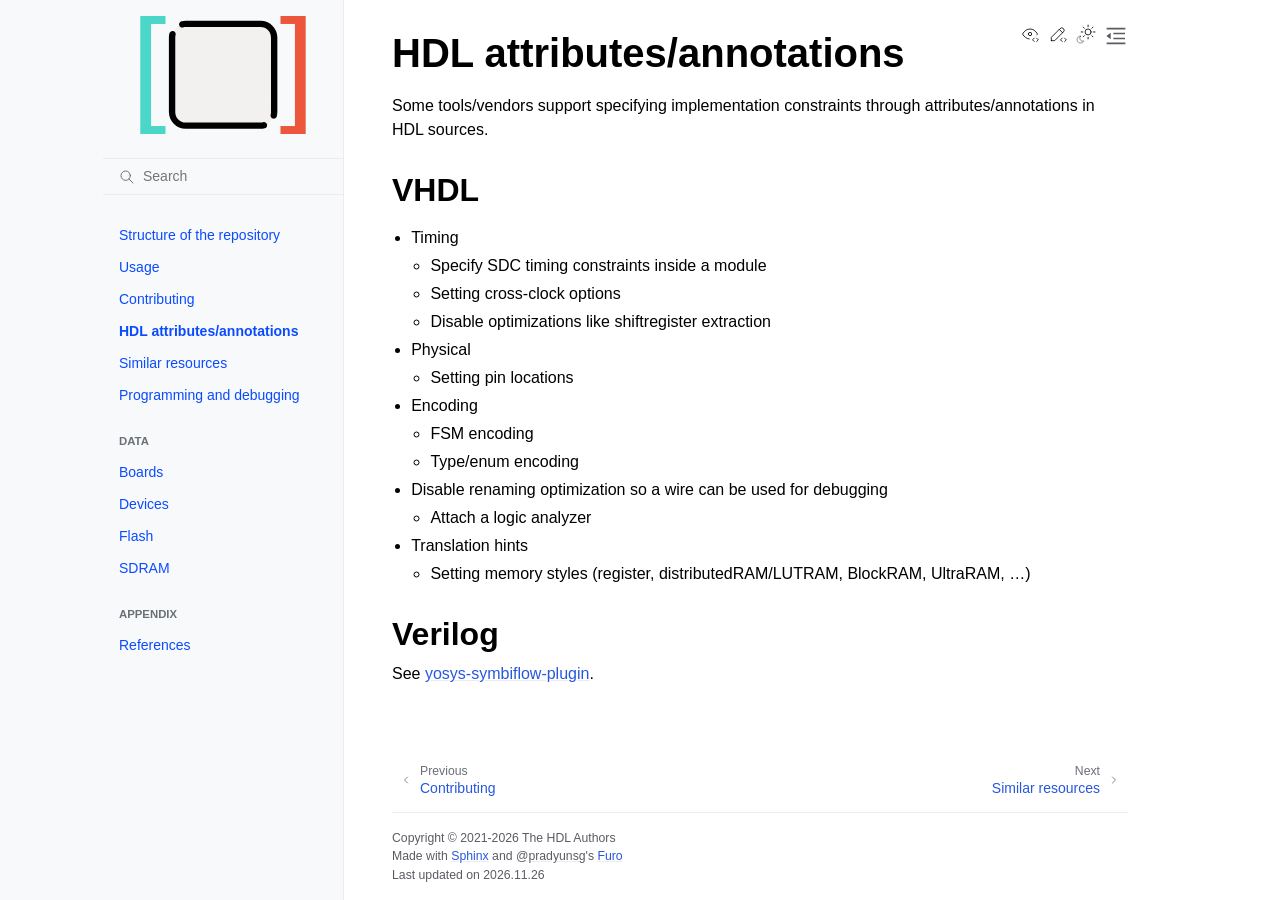
<file: Attributes.html>
<!doctype html>
<html class="no-js" lang="en" data-content_root="./">
  <head><meta charset="utf-8">
    <meta name="viewport" content="width=device-width,initial-scale=1">
    <meta name="color-scheme" content="light dark"><meta name="viewport" content="width=device-width, initial-scale=1" />
<link rel="index" title="Index" href="genindex.html"><link rel="search" title="Search" href="search.html"><link rel="next" title="Similar resources" href="Similar.html"><link rel="prev" title="Contributing" href="Contributing.html">
        <link rel="prefetch" href="_static/logo.svg" as="image">

    <link rel="shortcut icon" href="_static/icon.png"><!-- Generated with Sphinx 9.0.4 and Furo 2025.12.19 -->
        <title>HDL attributes/annotations - FPGA Board Constraints latest documentation</title>
      <link rel="stylesheet" type="text/css" href="_static/pygments.css?v=3dbc9e18" />
    <link rel="stylesheet" type="text/css" href="_static/styles/furo.css?v=7bdb33bb" />
    <link rel="stylesheet" type="text/css" href="_static/styles/furo-extensions.css?v=8dab3a3b" />
    
    


<style>
  body {
    --color-code-background: #232629;
  --color-code-foreground: #cccccc;
  
  }
  @media not print {
    body[data-theme="dark"] {
      --color-code-background: #202020;
  --color-code-foreground: #d0d0d0;
  
    }
    @media (prefers-color-scheme: dark) {
      body:not([data-theme="light"]) {
        --color-code-background: #202020;
  --color-code-foreground: #d0d0d0;
  
      }
    }
  }
</style></head>
  <body>
    
    <script>
      document.body.dataset.theme = localStorage.getItem("theme") || "auto";
    </script>
    

<svg xmlns="http://www.w3.org/2000/svg" style="display: none;">
  <symbol id="svg-toc" viewBox="0 0 24 24">
    <title>Contents</title>
    <svg stroke="currentColor" fill="currentColor" stroke-width="0" viewBox="0 0 1024 1024">
      <path d="M408 442h480c4.4 0 8-3.6 8-8v-56c0-4.4-3.6-8-8-8H408c-4.4 0-8 3.6-8 8v56c0 4.4 3.6 8 8 8zm-8 204c0 4.4 3.6 8 8 8h480c4.4 0 8-3.6 8-8v-56c0-4.4-3.6-8-8-8H408c-4.4 0-8 3.6-8 8v56zm504-486H120c-4.4 0-8 3.6-8 8v56c0 4.4 3.6 8 8 8h784c4.4 0 8-3.6 8-8v-56c0-4.4-3.6-8-8-8zm0 632H120c-4.4 0-8 3.6-8 8v56c0 4.4 3.6 8 8 8h784c4.4 0 8-3.6 8-8v-56c0-4.4-3.6-8-8-8zM115.4 518.9L271.7 642c5.8 4.6 14.4.5 14.4-6.9V388.9c0-7.4-8.5-11.5-14.4-6.9L115.4 505.1a8.74 8.74 0 0 0 0 13.8z"/>
    </svg>
  </symbol>
  <symbol id="svg-menu" viewBox="0 0 24 24">
    <title>Menu</title>
    <svg xmlns="http://www.w3.org/2000/svg" viewBox="0 0 24 24" fill="none" stroke="currentColor"
      stroke-width="2" stroke-linecap="round" stroke-linejoin="round" class="feather-menu">
      <line x1="3" y1="12" x2="21" y2="12"></line>
      <line x1="3" y1="6" x2="21" y2="6"></line>
      <line x1="3" y1="18" x2="21" y2="18"></line>
    </svg>
  </symbol>
  <symbol id="svg-arrow-right" viewBox="0 0 24 24">
    <title>Expand</title>
    <svg xmlns="http://www.w3.org/2000/svg" viewBox="0 0 24 24" fill="none" stroke="currentColor"
      stroke-width="2" stroke-linecap="round" stroke-linejoin="round" class="feather-chevron-right">
      <polyline points="9 18 15 12 9 6"></polyline>
    </svg>
  </symbol>
  <symbol id="svg-sun" viewBox="0 0 24 24">
    <title>Light mode</title>
    <svg xmlns="http://www.w3.org/2000/svg" viewBox="0 0 24 24" fill="none" stroke="currentColor"
      stroke-width="1" stroke-linecap="round" stroke-linejoin="round" class="feather-sun">
      <circle cx="12" cy="12" r="5"></circle>
      <line x1="12" y1="1" x2="12" y2="3"></line>
      <line x1="12" y1="21" x2="12" y2="23"></line>
      <line x1="4.22" y1="4.22" x2="5.64" y2="5.64"></line>
      <line x1="18.36" y1="18.36" x2="19.78" y2="19.78"></line>
      <line x1="1" y1="12" x2="3" y2="12"></line>
      <line x1="21" y1="12" x2="23" y2="12"></line>
      <line x1="4.22" y1="19.78" x2="5.64" y2="18.36"></line>
      <line x1="18.36" y1="5.64" x2="19.78" y2="4.22"></line>
    </svg>
  </symbol>
  <symbol id="svg-moon" viewBox="0 0 24 24">
    <title>Dark mode</title>
    <svg xmlns="http://www.w3.org/2000/svg" viewBox="0 0 24 24" fill="none" stroke="currentColor"
      stroke-width="1" stroke-linecap="round" stroke-linejoin="round" class="icon-tabler-moon">
      <path stroke="none" d="M0 0h24v24H0z" fill="none" />
      <path d="M12 3c.132 0 .263 0 .393 0a7.5 7.5 0 0 0 7.92 12.446a9 9 0 1 1 -8.313 -12.454z" />
    </svg>
  </symbol>
  <symbol id="svg-sun-with-moon" viewBox="0 0 24 24">
    <title>Auto light/dark, in light mode</title>
    <svg xmlns="http://www.w3.org/2000/svg" viewBox="0 0 24 24" fill="none" stroke="currentColor"
      stroke-width="1" stroke-linecap="round" stroke-linejoin="round"
      class="icon-custom-derived-from-feather-sun-and-tabler-moon">
      <path style="opacity: 50%" d="M 5.411 14.504 C 5.471 14.504 5.532 14.504 5.591 14.504 C 3.639 16.319 4.383 19.569 6.931 20.352 C 7.693 20.586 8.512 20.551 9.25 20.252 C 8.023 23.207 4.056 23.725 2.11 21.184 C 0.166 18.642 1.702 14.949 4.874 14.536 C 5.051 14.512 5.231 14.5 5.411 14.5 L 5.411 14.504 Z"/>
      <line x1="14.5" y1="3.25" x2="14.5" y2="1.25"/>
      <line x1="14.5" y1="15.85" x2="14.5" y2="17.85"/>
      <line x1="10.044" y1="5.094" x2="8.63" y2="3.68"/>
      <line x1="19" y1="14.05" x2="20.414" y2="15.464"/>
      <line x1="8.2" y1="9.55" x2="6.2" y2="9.55"/>
      <line x1="20.8" y1="9.55" x2="22.8" y2="9.55"/>
      <line x1="10.044" y1="14.006" x2="8.63" y2="15.42"/>
      <line x1="19" y1="5.05" x2="20.414" y2="3.636"/>
      <circle cx="14.5" cy="9.55" r="3.6"/>
    </svg>
  </symbol>
  <symbol id="svg-moon-with-sun" viewBox="0 0 24 24">
    <title>Auto light/dark, in dark mode</title>
    <svg xmlns="http://www.w3.org/2000/svg" viewBox="0 0 24 24" fill="none" stroke="currentColor"
      stroke-width="1" stroke-linecap="round" stroke-linejoin="round"
      class="icon-custom-derived-from-feather-sun-and-tabler-moon">
      <path d="M 8.282 7.007 C 8.385 7.007 8.494 7.007 8.595 7.007 C 5.18 10.184 6.481 15.869 10.942 17.24 C 12.275 17.648 13.706 17.589 15 17.066 C 12.851 22.236 5.91 23.143 2.505 18.696 C -0.897 14.249 1.791 7.786 7.342 7.063 C 7.652 7.021 7.965 7 8.282 7 L 8.282 7.007 Z"/>
      <line style="opacity: 50%" x1="18" y1="3.705" x2="18" y2="2.5"/>
      <line style="opacity: 50%" x1="18" y1="11.295" x2="18" y2="12.5"/>
      <line style="opacity: 50%" x1="15.316" y1="4.816" x2="14.464" y2="3.964"/>
      <line style="opacity: 50%" x1="20.711" y1="10.212" x2="21.563" y2="11.063"/>
      <line style="opacity: 50%" x1="14.205" y1="7.5" x2="13.001" y2="7.5"/>
      <line style="opacity: 50%" x1="21.795" y1="7.5" x2="23" y2="7.5"/>
      <line style="opacity: 50%" x1="15.316" y1="10.184" x2="14.464" y2="11.036"/>
      <line style="opacity: 50%" x1="20.711" y1="4.789" x2="21.563" y2="3.937"/>
      <circle style="opacity: 50%" cx="18" cy="7.5" r="2.169"/>
    </svg>
  </symbol>
  <symbol id="svg-pencil" viewBox="0 0 24 24">
    <svg xmlns="http://www.w3.org/2000/svg" viewBox="0 0 24 24" fill="none" stroke="currentColor"
      stroke-width="1" stroke-linecap="round" stroke-linejoin="round" class="icon-tabler-pencil-code">
      <path d="M4 20h4l10.5 -10.5a2.828 2.828 0 1 0 -4 -4l-10.5 10.5v4" />
      <path d="M13.5 6.5l4 4" />
      <path d="M20 21l2 -2l-2 -2" />
      <path d="M17 17l-2 2l2 2" />
    </svg>
  </symbol>
  <symbol id="svg-eye" viewBox="0 0 24 24">
    <svg xmlns="http://www.w3.org/2000/svg" viewBox="0 0 24 24" fill="none" stroke="currentColor"
      stroke-width="1" stroke-linecap="round" stroke-linejoin="round" class="icon-tabler-eye-code">
      <path stroke="none" d="M0 0h24v24H0z" fill="none" />
      <path d="M10 12a2 2 0 1 0 4 0a2 2 0 0 0 -4 0" />
      <path
        d="M11.11 17.958c-3.209 -.307 -5.91 -2.293 -8.11 -5.958c2.4 -4 5.4 -6 9 -6c3.6 0 6.6 2 9 6c-.21 .352 -.427 .688 -.647 1.008" />
      <path d="M20 21l2 -2l-2 -2" />
      <path d="M17 17l-2 2l2 2" />
    </svg>
  </symbol>
</svg>

<input type="checkbox" class="sidebar-toggle" name="__navigation" id="__navigation" aria-label="Toggle site navigation sidebar">
<input type="checkbox" class="sidebar-toggle" name="__toc" id="__toc" aria-label="Toggle table of contents sidebar">
<label class="overlay sidebar-overlay" for="__navigation"></label>
<label class="overlay toc-overlay" for="__toc"></label>

<a class="skip-to-content muted-link" href="#furo-main-content">Skip to content</a>



<div class="page">
  <header class="mobile-header">
    <div class="header-left">
      <label class="nav-overlay-icon" for="__navigation">
        <span class="icon"><svg><use href="#svg-menu"></use></svg></span>
      </label>
    </div>
    <div class="header-center">
      <a href="index.html"><div class="brand">FPGA Board Constraints latest documentation</div></a>
    </div>
    <div class="header-right">
      <div class="theme-toggle-container theme-toggle-header">
        <button class="theme-toggle" aria-label="Toggle Light / Dark / Auto color theme">
          <svg class="theme-icon-when-auto-light"><use href="#svg-sun-with-moon"></use></svg>
          <svg class="theme-icon-when-auto-dark"><use href="#svg-moon-with-sun"></use></svg>
          <svg class="theme-icon-when-dark"><use href="#svg-moon"></use></svg>
          <svg class="theme-icon-when-light"><use href="#svg-sun"></use></svg>
        </button>
      </div>
      <label class="toc-overlay-icon toc-header-icon" for="__toc">
        <span class="icon"><svg><use href="#svg-toc"></use></svg></span>
      </label>
    </div>
  </header>
  <aside class="sidebar-drawer">
    <div class="sidebar-container">
      
      <div class="sidebar-sticky"><a class="sidebar-brand" href="index.html">
  <div class="sidebar-logo-container">
    <img class="sidebar-logo" src="_static/logo.svg" alt="Logo"/>
  </div>
  
  
</a><form class="sidebar-search-container" method="get" action="search.html" role="search">
  <input class="sidebar-search" placeholder="Search" name="q" aria-label="Search">
  <input type="hidden" name="check_keywords" value="yes">
  <input type="hidden" name="area" value="default">
</form>
<div id="searchbox"></div><div class="sidebar-scroll"><div class="sidebar-tree">
  <ul class="current">
<li class="toctree-l1"><a class="reference internal" href="Structure.html">Structure of the repository</a></li>
<li class="toctree-l1"><a class="reference internal" href="Usage.html">Usage</a></li>
<li class="toctree-l1"><a class="reference internal" href="Contributing.html">Contributing</a></li>
<li class="toctree-l1 current current-page"><a class="current reference internal" href="#">HDL attributes/annotations</a></li>
<li class="toctree-l1"><a class="reference internal" href="Similar.html">Similar resources</a></li>
<li class="toctree-l1"><a class="reference internal" href="ProgDebug.html">Programming and debugging</a></li>
</ul>
<p class="caption" role="heading"><span class="caption-text">Data</span></p>
<ul>
<li class="toctree-l1"><a class="reference internal" href="Data/Boards/index.html">Boards</a></li>
<li class="toctree-l1"><a class="reference internal" href="Data/Devices.html">Devices</a></li>
<li class="toctree-l1"><a class="reference internal" href="Data/Flash.html">Flash</a></li>
<li class="toctree-l1"><a class="reference internal" href="Data/SDRAM.html">SDRAM</a></li>
</ul>
<p class="caption" role="heading"><span class="caption-text">Appendix</span></p>
<ul>
<li class="toctree-l1"><a class="reference internal" href="References.html">References</a></li>
</ul>

</div>
</div>

      </div>
      
    </div>
  </aside>
  <div class="main">
    <div class="content">
      <div class="article-container">
        <a href="#" class="back-to-top muted-link">
          <svg xmlns="http://www.w3.org/2000/svg" viewBox="0 0 24 24">
            <path d="M13 20h-2V8l-5.5 5.5-1.42-1.42L12 4.16l7.92 7.92-1.42 1.42L13 8v12z"></path>
          </svg>
          <span>Back to top</span>
        </a>
        <div class="content-icon-container">
          <div class="view-this-page">
  <a class="muted-link" href="https://github.com/hdl/constraints/blob/main/doc/Attributes.rst?plain=true" title="View this page">
    <svg><use href="#svg-eye"></use></svg>
    <span class="visually-hidden">View this page</span>
  </a>
</div><div class="edit-this-page">
  <a class="muted-link" href="https://github.com/hdl/constraints/edit/main/doc/Attributes.rst" rel="edit" title="Edit this page">
    <svg><use href="#svg-pencil"></use></svg>
    <span class="visually-hidden">Edit this page</span>
  </a>
</div><div class="theme-toggle-container theme-toggle-content">
            <button class="theme-toggle" aria-label="Toggle Light / Dark / Auto color theme">
              <svg class="theme-icon-when-auto-light"><use href="#svg-sun-with-moon"></use></svg>
              <svg class="theme-icon-when-auto-dark"><use href="#svg-moon-with-sun"></use></svg>
              <svg class="theme-icon-when-dark"><use href="#svg-moon"></use></svg>
              <svg class="theme-icon-when-light"><use href="#svg-sun"></use></svg>
            </button>
          </div>
          <label class="toc-overlay-icon toc-content-icon" for="__toc">
            <span class="icon"><svg><use href="#svg-toc"></use></svg></span>
          </label>
        </div>
        <article role="main" id="furo-main-content">
          <section id="hdl-attributes-annotations">
<h1>HDL attributes/annotations<a class="headerlink" href="#hdl-attributes-annotations" title="Link to this heading">¶</a></h1>
<p>Some tools/vendors support specifying implementation constraints through attributes/annotations in HDL sources.</p>
<section id="vhdl">
<h2>VHDL<a class="headerlink" href="#vhdl" title="Link to this heading">¶</a></h2>
<ul class="simple">
<li><p>Timing</p>
<ul>
<li><p>Specify SDC timing constraints inside a module</p></li>
<li><p>Setting cross-clock options</p></li>
<li><p>Disable optimizations like shiftregister extraction</p></li>
</ul>
</li>
<li><p>Physical</p>
<ul>
<li><p>Setting pin locations</p></li>
</ul>
</li>
<li><p>Encoding</p>
<ul>
<li><p>FSM encoding</p></li>
<li><p>Type/enum encoding</p></li>
</ul>
</li>
<li><p>Disable renaming optimization so a wire can be used for debugging</p>
<ul>
<li><p>Attach a logic analyzer</p></li>
</ul>
</li>
<li><p>Translation hints</p>
<ul>
<li><p>Setting memory styles (register, distributedRAM/LUTRAM, BlockRAM, UltraRAM, …)</p></li>
</ul>
</li>
</ul>
</section>
<section id="verilog">
<h2>Verilog<a class="headerlink" href="#verilog" title="Link to this heading">¶</a></h2>
<p>See <a class="reference internal" href="Similar.html#similar-yosys-symbiflow-plugins"><span class="std std-ref">yosys-symbiflow-plugin</span></a>.</p>
</section>
</section>

        </article>
      </div>
      <footer>
        
        <div class="related-pages">
          <a class="next-page" href="Similar.html">
              <div class="page-info">
                <div class="context">
                  <span>Next</span>
                </div>
                <div class="title">Similar resources</div>
              </div>
              <svg class="furo-related-icon"><use href="#svg-arrow-right"></use></svg>
            </a>
          <a class="prev-page" href="Contributing.html">
              <svg class="furo-related-icon"><use href="#svg-arrow-right"></use></svg>
              <div class="page-info">
                <div class="context">
                  <span>Previous</span>
                </div>
                
                <div class="title">Contributing</div>
                
              </div>
            </a>
        </div>
        <div class="bottom-of-page">
          <div class="left-details">
            <div class="copyright">
                Copyright &#169; 2021-2026 The HDL Authors
            </div>
            Made with <a href="https://www.sphinx-doc.org/">Sphinx</a> and <a class="muted-link" href="https://pradyunsg.me">@pradyunsg</a>'s
            
            <a href="https://github.com/pradyunsg/furo">Furo</a>
            <div class="last-updated">
              Last updated on 2026.11.26</div>
          </div>
          <div class="right-details">
            
          </div>
        </div>
        
      </footer>
    </div>
    <aside class="toc-drawer">
      
      
      <div class="toc-sticky toc-scroll">
        <div class="toc-title-container">
          <span class="toc-title">
            On this page
          </span>
        </div>
        <div class="toc-tree-container">
          <div class="toc-tree">
            <ul>
<li><a class="reference internal" href="#">HDL attributes/annotations</a><ul>
<li><a class="reference internal" href="#vhdl">VHDL</a></li>
<li><a class="reference internal" href="#verilog">Verilog</a></li>
</ul>
</li>
</ul>

          </div>
        </div>
      </div>
      
      
    </aside>
  </div>
</div><script src="_static/documentation_options.js?v=c6e86fd7"></script>
    <script src="_static/doctools.js?v=fd6eb6e6"></script>
    <script src="_static/sphinx_highlight.js?v=6ffebe34"></script>
    <script src="_static/scripts/furo.js?v=46bd48cc"></script>
    </body>
</html>
</file>
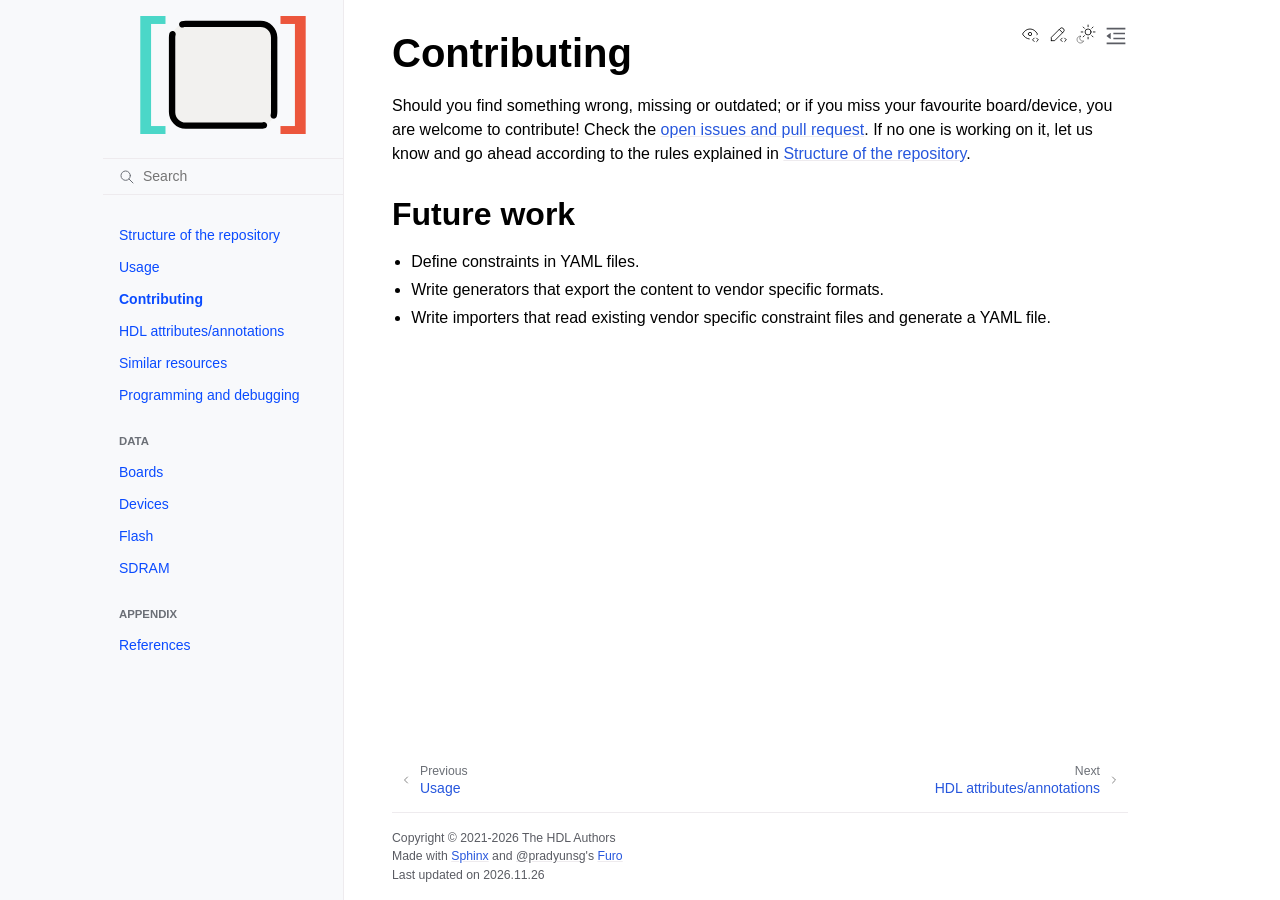
<file: Contributing.html>
<!doctype html>
<html class="no-js" lang="en" data-content_root="./">
  <head><meta charset="utf-8">
    <meta name="viewport" content="width=device-width,initial-scale=1">
    <meta name="color-scheme" content="light dark"><meta name="viewport" content="width=device-width, initial-scale=1" />
<link rel="index" title="Index" href="genindex.html"><link rel="search" title="Search" href="search.html"><link rel="next" title="HDL attributes/annotations" href="Attributes.html"><link rel="prev" title="Usage" href="Usage.html">
        <link rel="prefetch" href="_static/logo.svg" as="image">

    <link rel="shortcut icon" href="_static/icon.png"><!-- Generated with Sphinx 9.0.4 and Furo 2025.12.19 -->
        <title>Contributing - FPGA Board Constraints latest documentation</title>
      <link rel="stylesheet" type="text/css" href="_static/pygments.css?v=3dbc9e18" />
    <link rel="stylesheet" type="text/css" href="_static/styles/furo.css?v=7bdb33bb" />
    <link rel="stylesheet" type="text/css" href="_static/styles/furo-extensions.css?v=8dab3a3b" />
    
    


<style>
  body {
    --color-code-background: #232629;
  --color-code-foreground: #cccccc;
  
  }
  @media not print {
    body[data-theme="dark"] {
      --color-code-background: #202020;
  --color-code-foreground: #d0d0d0;
  
    }
    @media (prefers-color-scheme: dark) {
      body:not([data-theme="light"]) {
        --color-code-background: #202020;
  --color-code-foreground: #d0d0d0;
  
      }
    }
  }
</style></head>
  <body>
    
    <script>
      document.body.dataset.theme = localStorage.getItem("theme") || "auto";
    </script>
    

<svg xmlns="http://www.w3.org/2000/svg" style="display: none;">
  <symbol id="svg-toc" viewBox="0 0 24 24">
    <title>Contents</title>
    <svg stroke="currentColor" fill="currentColor" stroke-width="0" viewBox="0 0 1024 1024">
      <path d="M408 442h480c4.4 0 8-3.6 8-8v-56c0-4.4-3.6-8-8-8H408c-4.4 0-8 3.6-8 8v56c0 4.4 3.6 8 8 8zm-8 204c0 4.4 3.6 8 8 8h480c4.4 0 8-3.6 8-8v-56c0-4.4-3.6-8-8-8H408c-4.4 0-8 3.6-8 8v56zm504-486H120c-4.4 0-8 3.6-8 8v56c0 4.4 3.6 8 8 8h784c4.4 0 8-3.6 8-8v-56c0-4.4-3.6-8-8-8zm0 632H120c-4.4 0-8 3.6-8 8v56c0 4.4 3.6 8 8 8h784c4.4 0 8-3.6 8-8v-56c0-4.4-3.6-8-8-8zM115.4 518.9L271.7 642c5.8 4.6 14.4.5 14.4-6.9V388.9c0-7.4-8.5-11.5-14.4-6.9L115.4 505.1a8.74 8.74 0 0 0 0 13.8z"/>
    </svg>
  </symbol>
  <symbol id="svg-menu" viewBox="0 0 24 24">
    <title>Menu</title>
    <svg xmlns="http://www.w3.org/2000/svg" viewBox="0 0 24 24" fill="none" stroke="currentColor"
      stroke-width="2" stroke-linecap="round" stroke-linejoin="round" class="feather-menu">
      <line x1="3" y1="12" x2="21" y2="12"></line>
      <line x1="3" y1="6" x2="21" y2="6"></line>
      <line x1="3" y1="18" x2="21" y2="18"></line>
    </svg>
  </symbol>
  <symbol id="svg-arrow-right" viewBox="0 0 24 24">
    <title>Expand</title>
    <svg xmlns="http://www.w3.org/2000/svg" viewBox="0 0 24 24" fill="none" stroke="currentColor"
      stroke-width="2" stroke-linecap="round" stroke-linejoin="round" class="feather-chevron-right">
      <polyline points="9 18 15 12 9 6"></polyline>
    </svg>
  </symbol>
  <symbol id="svg-sun" viewBox="0 0 24 24">
    <title>Light mode</title>
    <svg xmlns="http://www.w3.org/2000/svg" viewBox="0 0 24 24" fill="none" stroke="currentColor"
      stroke-width="1" stroke-linecap="round" stroke-linejoin="round" class="feather-sun">
      <circle cx="12" cy="12" r="5"></circle>
      <line x1="12" y1="1" x2="12" y2="3"></line>
      <line x1="12" y1="21" x2="12" y2="23"></line>
      <line x1="4.22" y1="4.22" x2="5.64" y2="5.64"></line>
      <line x1="18.36" y1="18.36" x2="19.78" y2="19.78"></line>
      <line x1="1" y1="12" x2="3" y2="12"></line>
      <line x1="21" y1="12" x2="23" y2="12"></line>
      <line x1="4.22" y1="19.78" x2="5.64" y2="18.36"></line>
      <line x1="18.36" y1="5.64" x2="19.78" y2="4.22"></line>
    </svg>
  </symbol>
  <symbol id="svg-moon" viewBox="0 0 24 24">
    <title>Dark mode</title>
    <svg xmlns="http://www.w3.org/2000/svg" viewBox="0 0 24 24" fill="none" stroke="currentColor"
      stroke-width="1" stroke-linecap="round" stroke-linejoin="round" class="icon-tabler-moon">
      <path stroke="none" d="M0 0h24v24H0z" fill="none" />
      <path d="M12 3c.132 0 .263 0 .393 0a7.5 7.5 0 0 0 7.92 12.446a9 9 0 1 1 -8.313 -12.454z" />
    </svg>
  </symbol>
  <symbol id="svg-sun-with-moon" viewBox="0 0 24 24">
    <title>Auto light/dark, in light mode</title>
    <svg xmlns="http://www.w3.org/2000/svg" viewBox="0 0 24 24" fill="none" stroke="currentColor"
      stroke-width="1" stroke-linecap="round" stroke-linejoin="round"
      class="icon-custom-derived-from-feather-sun-and-tabler-moon">
      <path style="opacity: 50%" d="M 5.411 14.504 C 5.471 14.504 5.532 14.504 5.591 14.504 C 3.639 16.319 4.383 19.569 6.931 20.352 C 7.693 20.586 8.512 20.551 9.25 20.252 C 8.023 23.207 4.056 23.725 2.11 21.184 C 0.166 18.642 1.702 14.949 4.874 14.536 C 5.051 14.512 5.231 14.5 5.411 14.5 L 5.411 14.504 Z"/>
      <line x1="14.5" y1="3.25" x2="14.5" y2="1.25"/>
      <line x1="14.5" y1="15.85" x2="14.5" y2="17.85"/>
      <line x1="10.044" y1="5.094" x2="8.63" y2="3.68"/>
      <line x1="19" y1="14.05" x2="20.414" y2="15.464"/>
      <line x1="8.2" y1="9.55" x2="6.2" y2="9.55"/>
      <line x1="20.8" y1="9.55" x2="22.8" y2="9.55"/>
      <line x1="10.044" y1="14.006" x2="8.63" y2="15.42"/>
      <line x1="19" y1="5.05" x2="20.414" y2="3.636"/>
      <circle cx="14.5" cy="9.55" r="3.6"/>
    </svg>
  </symbol>
  <symbol id="svg-moon-with-sun" viewBox="0 0 24 24">
    <title>Auto light/dark, in dark mode</title>
    <svg xmlns="http://www.w3.org/2000/svg" viewBox="0 0 24 24" fill="none" stroke="currentColor"
      stroke-width="1" stroke-linecap="round" stroke-linejoin="round"
      class="icon-custom-derived-from-feather-sun-and-tabler-moon">
      <path d="M 8.282 7.007 C 8.385 7.007 8.494 7.007 8.595 7.007 C 5.18 10.184 6.481 15.869 10.942 17.24 C 12.275 17.648 13.706 17.589 15 17.066 C 12.851 22.236 5.91 23.143 2.505 18.696 C -0.897 14.249 1.791 7.786 7.342 7.063 C 7.652 7.021 7.965 7 8.282 7 L 8.282 7.007 Z"/>
      <line style="opacity: 50%" x1="18" y1="3.705" x2="18" y2="2.5"/>
      <line style="opacity: 50%" x1="18" y1="11.295" x2="18" y2="12.5"/>
      <line style="opacity: 50%" x1="15.316" y1="4.816" x2="14.464" y2="3.964"/>
      <line style="opacity: 50%" x1="20.711" y1="10.212" x2="21.563" y2="11.063"/>
      <line style="opacity: 50%" x1="14.205" y1="7.5" x2="13.001" y2="7.5"/>
      <line style="opacity: 50%" x1="21.795" y1="7.5" x2="23" y2="7.5"/>
      <line style="opacity: 50%" x1="15.316" y1="10.184" x2="14.464" y2="11.036"/>
      <line style="opacity: 50%" x1="20.711" y1="4.789" x2="21.563" y2="3.937"/>
      <circle style="opacity: 50%" cx="18" cy="7.5" r="2.169"/>
    </svg>
  </symbol>
  <symbol id="svg-pencil" viewBox="0 0 24 24">
    <svg xmlns="http://www.w3.org/2000/svg" viewBox="0 0 24 24" fill="none" stroke="currentColor"
      stroke-width="1" stroke-linecap="round" stroke-linejoin="round" class="icon-tabler-pencil-code">
      <path d="M4 20h4l10.5 -10.5a2.828 2.828 0 1 0 -4 -4l-10.5 10.5v4" />
      <path d="M13.5 6.5l4 4" />
      <path d="M20 21l2 -2l-2 -2" />
      <path d="M17 17l-2 2l2 2" />
    </svg>
  </symbol>
  <symbol id="svg-eye" viewBox="0 0 24 24">
    <svg xmlns="http://www.w3.org/2000/svg" viewBox="0 0 24 24" fill="none" stroke="currentColor"
      stroke-width="1" stroke-linecap="round" stroke-linejoin="round" class="icon-tabler-eye-code">
      <path stroke="none" d="M0 0h24v24H0z" fill="none" />
      <path d="M10 12a2 2 0 1 0 4 0a2 2 0 0 0 -4 0" />
      <path
        d="M11.11 17.958c-3.209 -.307 -5.91 -2.293 -8.11 -5.958c2.4 -4 5.4 -6 9 -6c3.6 0 6.6 2 9 6c-.21 .352 -.427 .688 -.647 1.008" />
      <path d="M20 21l2 -2l-2 -2" />
      <path d="M17 17l-2 2l2 2" />
    </svg>
  </symbol>
</svg>

<input type="checkbox" class="sidebar-toggle" name="__navigation" id="__navigation" aria-label="Toggle site navigation sidebar">
<input type="checkbox" class="sidebar-toggle" name="__toc" id="__toc" aria-label="Toggle table of contents sidebar">
<label class="overlay sidebar-overlay" for="__navigation"></label>
<label class="overlay toc-overlay" for="__toc"></label>

<a class="skip-to-content muted-link" href="#furo-main-content">Skip to content</a>



<div class="page">
  <header class="mobile-header">
    <div class="header-left">
      <label class="nav-overlay-icon" for="__navigation">
        <span class="icon"><svg><use href="#svg-menu"></use></svg></span>
      </label>
    </div>
    <div class="header-center">
      <a href="index.html"><div class="brand">FPGA Board Constraints latest documentation</div></a>
    </div>
    <div class="header-right">
      <div class="theme-toggle-container theme-toggle-header">
        <button class="theme-toggle" aria-label="Toggle Light / Dark / Auto color theme">
          <svg class="theme-icon-when-auto-light"><use href="#svg-sun-with-moon"></use></svg>
          <svg class="theme-icon-when-auto-dark"><use href="#svg-moon-with-sun"></use></svg>
          <svg class="theme-icon-when-dark"><use href="#svg-moon"></use></svg>
          <svg class="theme-icon-when-light"><use href="#svg-sun"></use></svg>
        </button>
      </div>
      <label class="toc-overlay-icon toc-header-icon" for="__toc">
        <span class="icon"><svg><use href="#svg-toc"></use></svg></span>
      </label>
    </div>
  </header>
  <aside class="sidebar-drawer">
    <div class="sidebar-container">
      
      <div class="sidebar-sticky"><a class="sidebar-brand" href="index.html">
  <div class="sidebar-logo-container">
    <img class="sidebar-logo" src="_static/logo.svg" alt="Logo"/>
  </div>
  
  
</a><form class="sidebar-search-container" method="get" action="search.html" role="search">
  <input class="sidebar-search" placeholder="Search" name="q" aria-label="Search">
  <input type="hidden" name="check_keywords" value="yes">
  <input type="hidden" name="area" value="default">
</form>
<div id="searchbox"></div><div class="sidebar-scroll"><div class="sidebar-tree">
  <ul class="current">
<li class="toctree-l1"><a class="reference internal" href="Structure.html">Structure of the repository</a></li>
<li class="toctree-l1"><a class="reference internal" href="Usage.html">Usage</a></li>
<li class="toctree-l1 current current-page"><a class="current reference internal" href="#">Contributing</a></li>
<li class="toctree-l1"><a class="reference internal" href="Attributes.html">HDL attributes/annotations</a></li>
<li class="toctree-l1"><a class="reference internal" href="Similar.html">Similar resources</a></li>
<li class="toctree-l1"><a class="reference internal" href="ProgDebug.html">Programming and debugging</a></li>
</ul>
<p class="caption" role="heading"><span class="caption-text">Data</span></p>
<ul>
<li class="toctree-l1"><a class="reference internal" href="Data/Boards/index.html">Boards</a></li>
<li class="toctree-l1"><a class="reference internal" href="Data/Devices.html">Devices</a></li>
<li class="toctree-l1"><a class="reference internal" href="Data/Flash.html">Flash</a></li>
<li class="toctree-l1"><a class="reference internal" href="Data/SDRAM.html">SDRAM</a></li>
</ul>
<p class="caption" role="heading"><span class="caption-text">Appendix</span></p>
<ul>
<li class="toctree-l1"><a class="reference internal" href="References.html">References</a></li>
</ul>

</div>
</div>

      </div>
      
    </div>
  </aside>
  <div class="main">
    <div class="content">
      <div class="article-container">
        <a href="#" class="back-to-top muted-link">
          <svg xmlns="http://www.w3.org/2000/svg" viewBox="0 0 24 24">
            <path d="M13 20h-2V8l-5.5 5.5-1.42-1.42L12 4.16l7.92 7.92-1.42 1.42L13 8v12z"></path>
          </svg>
          <span>Back to top</span>
        </a>
        <div class="content-icon-container">
          <div class="view-this-page">
  <a class="muted-link" href="https://github.com/hdl/constraints/blob/main/doc/Contributing.rst?plain=true" title="View this page">
    <svg><use href="#svg-eye"></use></svg>
    <span class="visually-hidden">View this page</span>
  </a>
</div><div class="edit-this-page">
  <a class="muted-link" href="https://github.com/hdl/constraints/edit/main/doc/Contributing.rst" rel="edit" title="Edit this page">
    <svg><use href="#svg-pencil"></use></svg>
    <span class="visually-hidden">Edit this page</span>
  </a>
</div><div class="theme-toggle-container theme-toggle-content">
            <button class="theme-toggle" aria-label="Toggle Light / Dark / Auto color theme">
              <svg class="theme-icon-when-auto-light"><use href="#svg-sun-with-moon"></use></svg>
              <svg class="theme-icon-when-auto-dark"><use href="#svg-moon-with-sun"></use></svg>
              <svg class="theme-icon-when-dark"><use href="#svg-moon"></use></svg>
              <svg class="theme-icon-when-light"><use href="#svg-sun"></use></svg>
            </button>
          </div>
          <label class="toc-overlay-icon toc-content-icon" for="__toc">
            <span class="icon"><svg><use href="#svg-toc"></use></svg></span>
          </label>
        </div>
        <article role="main" id="furo-main-content">
          <section id="contributing">
<h1>Contributing<a class="headerlink" href="#contributing" title="Link to this heading">¶</a></h1>
<p>Should you find something wrong, missing or outdated; or if you miss your favourite board/device, you are welcome to
contribute!
Check the <a class="reference external" href="https://github.com/hdl/awesome/issues?q=is%3Aopen">open issues and pull request</a>.
If no one is working on it, let us know and go ahead according to the rules explained in <a class="reference internal" href="Structure.html#structure"><span class="std std-ref">Structure of the repository</span></a>.</p>
<section id="future-work">
<h2>Future work<a class="headerlink" href="#future-work" title="Link to this heading">¶</a></h2>
<ul class="simple">
<li><p>Define constraints in YAML files.</p></li>
<li><p>Write generators that export the content to vendor specific formats.</p></li>
<li><p>Write importers that read existing vendor specific constraint files and generate a YAML file.</p></li>
</ul>
</section>
</section>

        </article>
      </div>
      <footer>
        
        <div class="related-pages">
          <a class="next-page" href="Attributes.html">
              <div class="page-info">
                <div class="context">
                  <span>Next</span>
                </div>
                <div class="title">HDL attributes/annotations</div>
              </div>
              <svg class="furo-related-icon"><use href="#svg-arrow-right"></use></svg>
            </a>
          <a class="prev-page" href="Usage.html">
              <svg class="furo-related-icon"><use href="#svg-arrow-right"></use></svg>
              <div class="page-info">
                <div class="context">
                  <span>Previous</span>
                </div>
                
                <div class="title">Usage</div>
                
              </div>
            </a>
        </div>
        <div class="bottom-of-page">
          <div class="left-details">
            <div class="copyright">
                Copyright &#169; 2021-2026 The HDL Authors
            </div>
            Made with <a href="https://www.sphinx-doc.org/">Sphinx</a> and <a class="muted-link" href="https://pradyunsg.me">@pradyunsg</a>'s
            
            <a href="https://github.com/pradyunsg/furo">Furo</a>
            <div class="last-updated">
              Last updated on 2026.11.26</div>
          </div>
          <div class="right-details">
            
          </div>
        </div>
        
      </footer>
    </div>
    <aside class="toc-drawer">
      
      
      <div class="toc-sticky toc-scroll">
        <div class="toc-title-container">
          <span class="toc-title">
            On this page
          </span>
        </div>
        <div class="toc-tree-container">
          <div class="toc-tree">
            <ul>
<li><a class="reference internal" href="#">Contributing</a><ul>
<li><a class="reference internal" href="#future-work">Future work</a></li>
</ul>
</li>
</ul>

          </div>
        </div>
      </div>
      
      
    </aside>
  </div>
</div><script src="_static/documentation_options.js?v=c6e86fd7"></script>
    <script src="_static/doctools.js?v=fd6eb6e6"></script>
    <script src="_static/sphinx_highlight.js?v=6ffebe34"></script>
    <script src="_static/scripts/furo.js?v=46bd48cc"></script>
    </body>
</html>
</file>
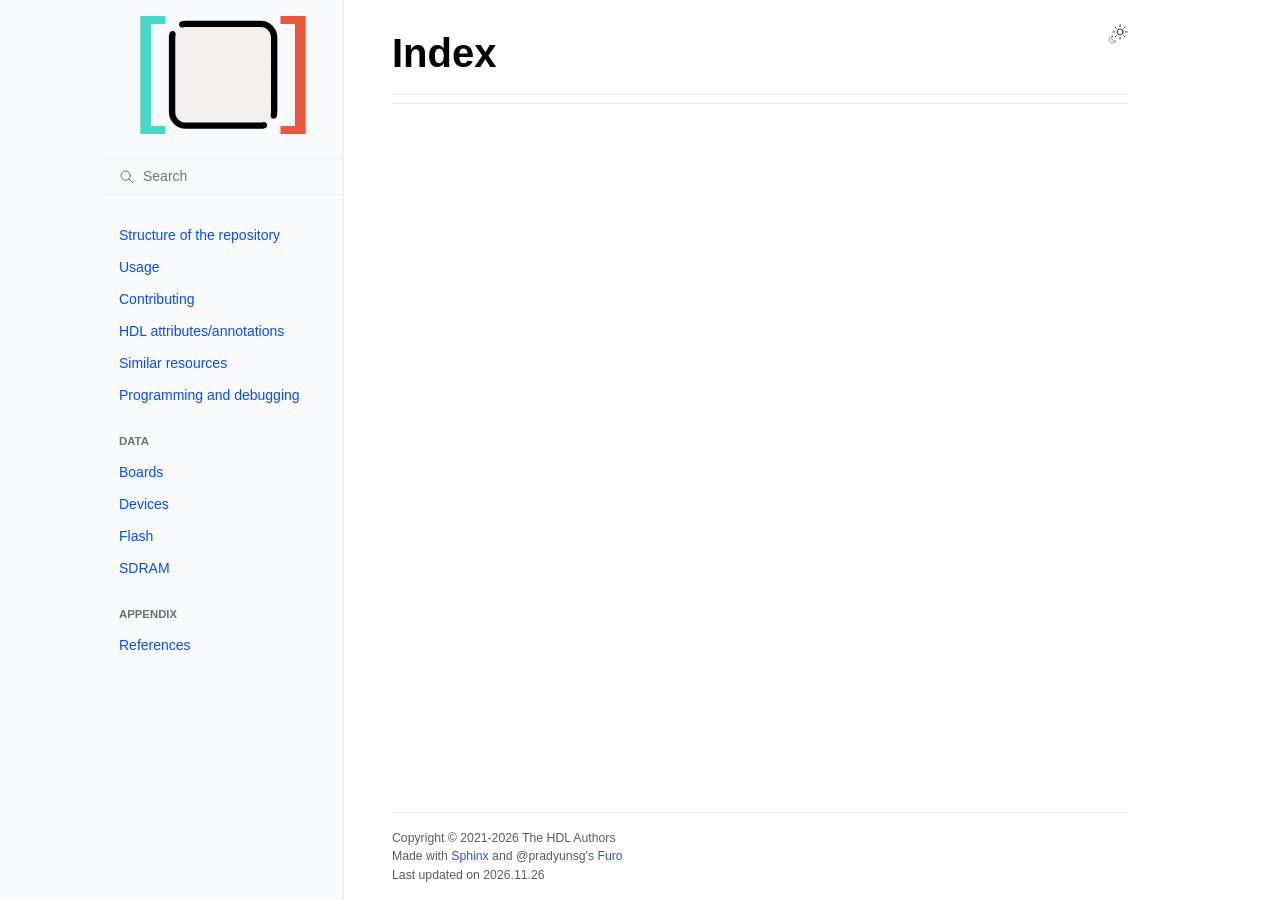
<file: genindex.html>
<!doctype html>
<html class="no-js" lang="en" data-content_root="./">
  <head><meta charset="utf-8">
    <meta name="viewport" content="width=device-width,initial-scale=1">
    <meta name="color-scheme" content="light dark"><link rel="index" title="Index" href="#"><link rel="search" title="Search" href="search.html">
        <link rel="prefetch" href="_static/logo.svg" as="image">

    <link rel="shortcut icon" href="_static/icon.png"><!-- Generated with Sphinx 9.0.4 and Furo 2025.12.19 --><title>Index - FPGA Board Constraints latest documentation</title>
<link rel="stylesheet" type="text/css" href="_static/pygments.css?v=3dbc9e18" />
    <link rel="stylesheet" type="text/css" href="_static/styles/furo.css?v=7bdb33bb" />
    <link rel="stylesheet" type="text/css" href="_static/styles/furo-extensions.css?v=8dab3a3b" />
    
    


<style>
  body {
    --color-code-background: #232629;
  --color-code-foreground: #cccccc;
  
  }
  @media not print {
    body[data-theme="dark"] {
      --color-code-background: #202020;
  --color-code-foreground: #d0d0d0;
  
    }
    @media (prefers-color-scheme: dark) {
      body:not([data-theme="light"]) {
        --color-code-background: #202020;
  --color-code-foreground: #d0d0d0;
  
      }
    }
  }
</style></head>
  <body>
    
    <script>
      document.body.dataset.theme = localStorage.getItem("theme") || "auto";
    </script>
    

<svg xmlns="http://www.w3.org/2000/svg" style="display: none;">
  <symbol id="svg-toc" viewBox="0 0 24 24">
    <title>Contents</title>
    <svg stroke="currentColor" fill="currentColor" stroke-width="0" viewBox="0 0 1024 1024">
      <path d="M408 442h480c4.4 0 8-3.6 8-8v-56c0-4.4-3.6-8-8-8H408c-4.4 0-8 3.6-8 8v56c0 4.4 3.6 8 8 8zm-8 204c0 4.4 3.6 8 8 8h480c4.4 0 8-3.6 8-8v-56c0-4.4-3.6-8-8-8H408c-4.4 0-8 3.6-8 8v56zm504-486H120c-4.4 0-8 3.6-8 8v56c0 4.4 3.6 8 8 8h784c4.4 0 8-3.6 8-8v-56c0-4.4-3.6-8-8-8zm0 632H120c-4.4 0-8 3.6-8 8v56c0 4.4 3.6 8 8 8h784c4.4 0 8-3.6 8-8v-56c0-4.4-3.6-8-8-8zM115.4 518.9L271.7 642c5.8 4.6 14.4.5 14.4-6.9V388.9c0-7.4-8.5-11.5-14.4-6.9L115.4 505.1a8.74 8.74 0 0 0 0 13.8z"/>
    </svg>
  </symbol>
  <symbol id="svg-menu" viewBox="0 0 24 24">
    <title>Menu</title>
    <svg xmlns="http://www.w3.org/2000/svg" viewBox="0 0 24 24" fill="none" stroke="currentColor"
      stroke-width="2" stroke-linecap="round" stroke-linejoin="round" class="feather-menu">
      <line x1="3" y1="12" x2="21" y2="12"></line>
      <line x1="3" y1="6" x2="21" y2="6"></line>
      <line x1="3" y1="18" x2="21" y2="18"></line>
    </svg>
  </symbol>
  <symbol id="svg-arrow-right" viewBox="0 0 24 24">
    <title>Expand</title>
    <svg xmlns="http://www.w3.org/2000/svg" viewBox="0 0 24 24" fill="none" stroke="currentColor"
      stroke-width="2" stroke-linecap="round" stroke-linejoin="round" class="feather-chevron-right">
      <polyline points="9 18 15 12 9 6"></polyline>
    </svg>
  </symbol>
  <symbol id="svg-sun" viewBox="0 0 24 24">
    <title>Light mode</title>
    <svg xmlns="http://www.w3.org/2000/svg" viewBox="0 0 24 24" fill="none" stroke="currentColor"
      stroke-width="1" stroke-linecap="round" stroke-linejoin="round" class="feather-sun">
      <circle cx="12" cy="12" r="5"></circle>
      <line x1="12" y1="1" x2="12" y2="3"></line>
      <line x1="12" y1="21" x2="12" y2="23"></line>
      <line x1="4.22" y1="4.22" x2="5.64" y2="5.64"></line>
      <line x1="18.36" y1="18.36" x2="19.78" y2="19.78"></line>
      <line x1="1" y1="12" x2="3" y2="12"></line>
      <line x1="21" y1="12" x2="23" y2="12"></line>
      <line x1="4.22" y1="19.78" x2="5.64" y2="18.36"></line>
      <line x1="18.36" y1="5.64" x2="19.78" y2="4.22"></line>
    </svg>
  </symbol>
  <symbol id="svg-moon" viewBox="0 0 24 24">
    <title>Dark mode</title>
    <svg xmlns="http://www.w3.org/2000/svg" viewBox="0 0 24 24" fill="none" stroke="currentColor"
      stroke-width="1" stroke-linecap="round" stroke-linejoin="round" class="icon-tabler-moon">
      <path stroke="none" d="M0 0h24v24H0z" fill="none" />
      <path d="M12 3c.132 0 .263 0 .393 0a7.5 7.5 0 0 0 7.92 12.446a9 9 0 1 1 -8.313 -12.454z" />
    </svg>
  </symbol>
  <symbol id="svg-sun-with-moon" viewBox="0 0 24 24">
    <title>Auto light/dark, in light mode</title>
    <svg xmlns="http://www.w3.org/2000/svg" viewBox="0 0 24 24" fill="none" stroke="currentColor"
      stroke-width="1" stroke-linecap="round" stroke-linejoin="round"
      class="icon-custom-derived-from-feather-sun-and-tabler-moon">
      <path style="opacity: 50%" d="M 5.411 14.504 C 5.471 14.504 5.532 14.504 5.591 14.504 C 3.639 16.319 4.383 19.569 6.931 20.352 C 7.693 20.586 8.512 20.551 9.25 20.252 C 8.023 23.207 4.056 23.725 2.11 21.184 C 0.166 18.642 1.702 14.949 4.874 14.536 C 5.051 14.512 5.231 14.5 5.411 14.5 L 5.411 14.504 Z"/>
      <line x1="14.5" y1="3.25" x2="14.5" y2="1.25"/>
      <line x1="14.5" y1="15.85" x2="14.5" y2="17.85"/>
      <line x1="10.044" y1="5.094" x2="8.63" y2="3.68"/>
      <line x1="19" y1="14.05" x2="20.414" y2="15.464"/>
      <line x1="8.2" y1="9.55" x2="6.2" y2="9.55"/>
      <line x1="20.8" y1="9.55" x2="22.8" y2="9.55"/>
      <line x1="10.044" y1="14.006" x2="8.63" y2="15.42"/>
      <line x1="19" y1="5.05" x2="20.414" y2="3.636"/>
      <circle cx="14.5" cy="9.55" r="3.6"/>
    </svg>
  </symbol>
  <symbol id="svg-moon-with-sun" viewBox="0 0 24 24">
    <title>Auto light/dark, in dark mode</title>
    <svg xmlns="http://www.w3.org/2000/svg" viewBox="0 0 24 24" fill="none" stroke="currentColor"
      stroke-width="1" stroke-linecap="round" stroke-linejoin="round"
      class="icon-custom-derived-from-feather-sun-and-tabler-moon">
      <path d="M 8.282 7.007 C 8.385 7.007 8.494 7.007 8.595 7.007 C 5.18 10.184 6.481 15.869 10.942 17.24 C 12.275 17.648 13.706 17.589 15 17.066 C 12.851 22.236 5.91 23.143 2.505 18.696 C -0.897 14.249 1.791 7.786 7.342 7.063 C 7.652 7.021 7.965 7 8.282 7 L 8.282 7.007 Z"/>
      <line style="opacity: 50%" x1="18" y1="3.705" x2="18" y2="2.5"/>
      <line style="opacity: 50%" x1="18" y1="11.295" x2="18" y2="12.5"/>
      <line style="opacity: 50%" x1="15.316" y1="4.816" x2="14.464" y2="3.964"/>
      <line style="opacity: 50%" x1="20.711" y1="10.212" x2="21.563" y2="11.063"/>
      <line style="opacity: 50%" x1="14.205" y1="7.5" x2="13.001" y2="7.5"/>
      <line style="opacity: 50%" x1="21.795" y1="7.5" x2="23" y2="7.5"/>
      <line style="opacity: 50%" x1="15.316" y1="10.184" x2="14.464" y2="11.036"/>
      <line style="opacity: 50%" x1="20.711" y1="4.789" x2="21.563" y2="3.937"/>
      <circle style="opacity: 50%" cx="18" cy="7.5" r="2.169"/>
    </svg>
  </symbol>
  <symbol id="svg-pencil" viewBox="0 0 24 24">
    <svg xmlns="http://www.w3.org/2000/svg" viewBox="0 0 24 24" fill="none" stroke="currentColor"
      stroke-width="1" stroke-linecap="round" stroke-linejoin="round" class="icon-tabler-pencil-code">
      <path d="M4 20h4l10.5 -10.5a2.828 2.828 0 1 0 -4 -4l-10.5 10.5v4" />
      <path d="M13.5 6.5l4 4" />
      <path d="M20 21l2 -2l-2 -2" />
      <path d="M17 17l-2 2l2 2" />
    </svg>
  </symbol>
  <symbol id="svg-eye" viewBox="0 0 24 24">
    <svg xmlns="http://www.w3.org/2000/svg" viewBox="0 0 24 24" fill="none" stroke="currentColor"
      stroke-width="1" stroke-linecap="round" stroke-linejoin="round" class="icon-tabler-eye-code">
      <path stroke="none" d="M0 0h24v24H0z" fill="none" />
      <path d="M10 12a2 2 0 1 0 4 0a2 2 0 0 0 -4 0" />
      <path
        d="M11.11 17.958c-3.209 -.307 -5.91 -2.293 -8.11 -5.958c2.4 -4 5.4 -6 9 -6c3.6 0 6.6 2 9 6c-.21 .352 -.427 .688 -.647 1.008" />
      <path d="M20 21l2 -2l-2 -2" />
      <path d="M17 17l-2 2l2 2" />
    </svg>
  </symbol>
</svg>

<input type="checkbox" class="sidebar-toggle" name="__navigation" id="__navigation" aria-label="Toggle site navigation sidebar">
<input type="checkbox" class="sidebar-toggle" name="__toc" id="__toc" aria-label="Toggle table of contents sidebar">
<label class="overlay sidebar-overlay" for="__navigation"></label>
<label class="overlay toc-overlay" for="__toc"></label>

<a class="skip-to-content muted-link" href="#furo-main-content">Skip to content</a>



<div class="page">
  <header class="mobile-header">
    <div class="header-left">
      <label class="nav-overlay-icon" for="__navigation">
        <span class="icon"><svg><use href="#svg-menu"></use></svg></span>
      </label>
    </div>
    <div class="header-center">
      <a href="index.html"><div class="brand">FPGA Board Constraints latest documentation</div></a>
    </div>
    <div class="header-right">
      <div class="theme-toggle-container theme-toggle-header">
        <button class="theme-toggle" aria-label="Toggle Light / Dark / Auto color theme">
          <svg class="theme-icon-when-auto-light"><use href="#svg-sun-with-moon"></use></svg>
          <svg class="theme-icon-when-auto-dark"><use href="#svg-moon-with-sun"></use></svg>
          <svg class="theme-icon-when-dark"><use href="#svg-moon"></use></svg>
          <svg class="theme-icon-when-light"><use href="#svg-sun"></use></svg>
        </button>
      </div>
      <label class="toc-overlay-icon toc-header-icon no-toc" for="__toc">
        <span class="icon"><svg><use href="#svg-toc"></use></svg></span>
      </label>
    </div>
  </header>
  <aside class="sidebar-drawer">
    <div class="sidebar-container">
      
      <div class="sidebar-sticky"><a class="sidebar-brand" href="index.html">
  <div class="sidebar-logo-container">
    <img class="sidebar-logo" src="_static/logo.svg" alt="Logo"/>
  </div>
  
  
</a><form class="sidebar-search-container" method="get" action="search.html" role="search">
  <input class="sidebar-search" placeholder="Search" name="q" aria-label="Search">
  <input type="hidden" name="check_keywords" value="yes">
  <input type="hidden" name="area" value="default">
</form>
<div id="searchbox"></div><div class="sidebar-scroll"><div class="sidebar-tree">
  <ul>
<li class="toctree-l1"><a class="reference internal" href="Structure.html">Structure of the repository</a></li>
<li class="toctree-l1"><a class="reference internal" href="Usage.html">Usage</a></li>
<li class="toctree-l1"><a class="reference internal" href="Contributing.html">Contributing</a></li>
<li class="toctree-l1"><a class="reference internal" href="Attributes.html">HDL attributes/annotations</a></li>
<li class="toctree-l1"><a class="reference internal" href="Similar.html">Similar resources</a></li>
<li class="toctree-l1"><a class="reference internal" href="ProgDebug.html">Programming and debugging</a></li>
</ul>
<p class="caption" role="heading"><span class="caption-text">Data</span></p>
<ul>
<li class="toctree-l1"><a class="reference internal" href="Data/Boards/index.html">Boards</a></li>
<li class="toctree-l1"><a class="reference internal" href="Data/Devices.html">Devices</a></li>
<li class="toctree-l1"><a class="reference internal" href="Data/Flash.html">Flash</a></li>
<li class="toctree-l1"><a class="reference internal" href="Data/SDRAM.html">SDRAM</a></li>
</ul>
<p class="caption" role="heading"><span class="caption-text">Appendix</span></p>
<ul>
<li class="toctree-l1"><a class="reference internal" href="References.html">References</a></li>
</ul>

</div>
</div>

      </div>
      
    </div>
  </aside>
  <div class="main">
    <div class="content">
      <div class="article-container">
        <a href="#" class="back-to-top muted-link">
          <svg xmlns="http://www.w3.org/2000/svg" viewBox="0 0 24 24">
            <path d="M13 20h-2V8l-5.5 5.5-1.42-1.42L12 4.16l7.92 7.92-1.42 1.42L13 8v12z"></path>
          </svg>
          <span>Back to top</span>
        </a>
        <div class="content-icon-container">
          <div class="theme-toggle-container theme-toggle-content">
            <button class="theme-toggle" aria-label="Toggle Light / Dark / Auto color theme">
              <svg class="theme-icon-when-auto-light"><use href="#svg-sun-with-moon"></use></svg>
              <svg class="theme-icon-when-auto-dark"><use href="#svg-moon-with-sun"></use></svg>
              <svg class="theme-icon-when-dark"><use href="#svg-moon"></use></svg>
              <svg class="theme-icon-when-light"><use href="#svg-sun"></use></svg>
            </button>
          </div>
          <label class="toc-overlay-icon toc-content-icon no-toc" for="__toc">
            <span class="icon"><svg><use href="#svg-toc"></use></svg></span>
          </label>
        </div>
        <article role="main" id="furo-main-content">
          
<section class="genindex-section">
  <h1 id="index">Index</h1>
  <div class="genindex-jumpbox"></div>
</section>

        </article>
      </div>
      <footer>
        
        <div class="related-pages">
          
          
        </div>
        <div class="bottom-of-page">
          <div class="left-details">
            <div class="copyright">
                Copyright &#169; 2021-2026 The HDL Authors
            </div>
            Made with <a href="https://www.sphinx-doc.org/">Sphinx</a> and <a class="muted-link" href="https://pradyunsg.me">@pradyunsg</a>'s
            
            <a href="https://github.com/pradyunsg/furo">Furo</a>
            <div class="last-updated">
              Last updated on 2026.11.26</div>
          </div>
          <div class="right-details">
            
          </div>
        </div>
        
      </footer>
    </div>
    <aside class="toc-drawer no-toc">
      
      
      
    </aside>
  </div>
</div><script src="_static/documentation_options.js?v=c6e86fd7"></script>
    <script src="_static/doctools.js?v=fd6eb6e6"></script>
    <script src="_static/sphinx_highlight.js?v=6ffebe34"></script>
    <script src="_static/scripts/furo.js?v=46bd48cc"></script>
    </body>
</html>
</file>
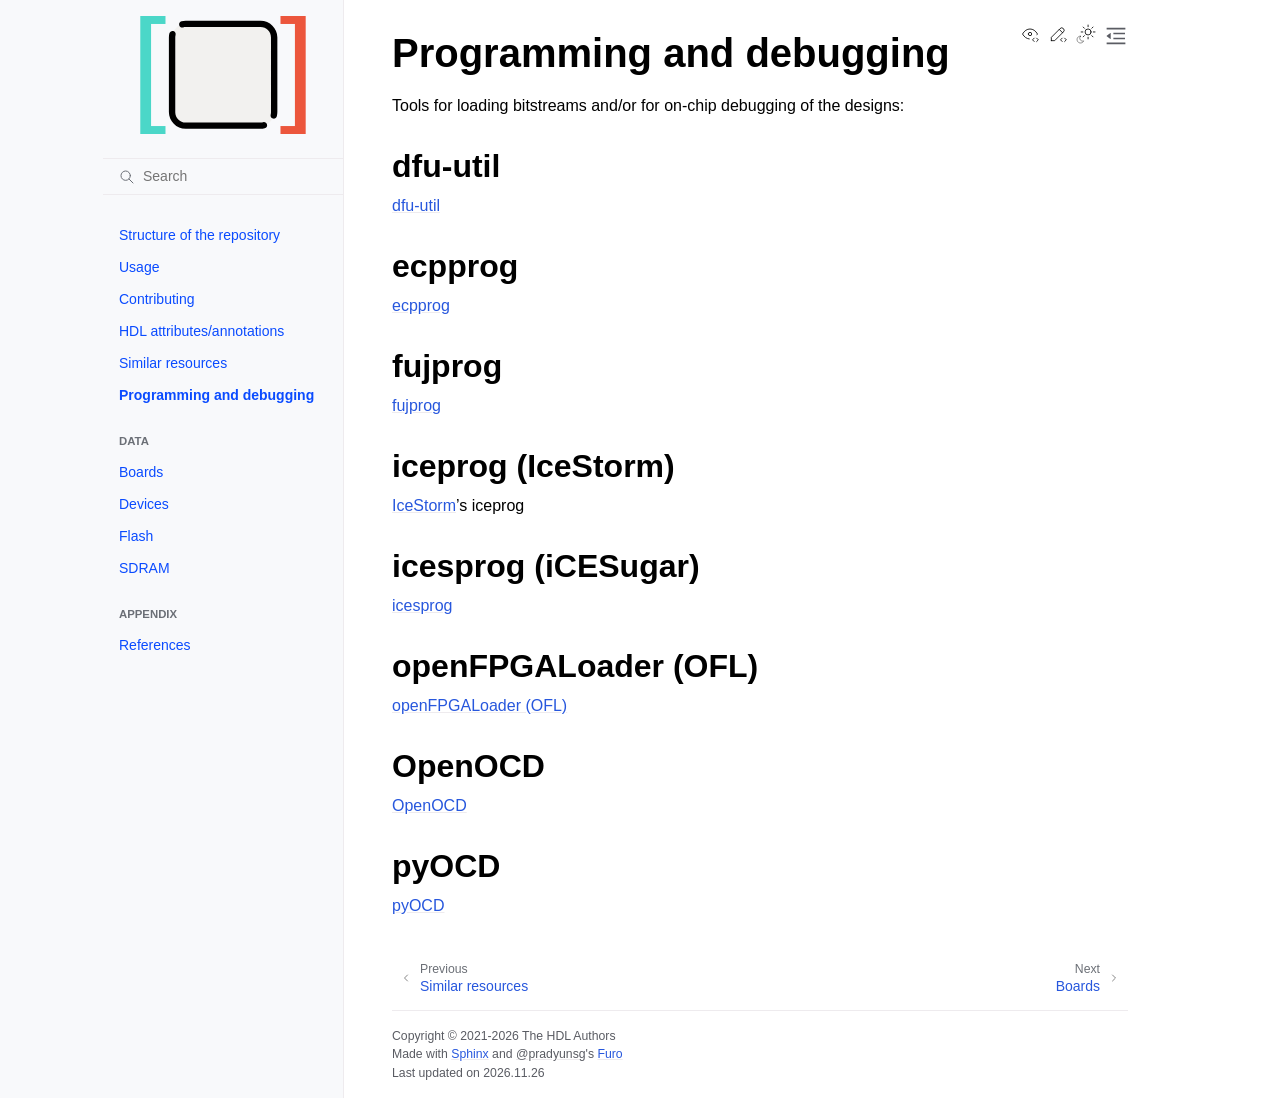
<file: ProgDebug.html>
<!doctype html>
<html class="no-js" lang="en" data-content_root="./">
  <head><meta charset="utf-8">
    <meta name="viewport" content="width=device-width,initial-scale=1">
    <meta name="color-scheme" content="light dark"><meta name="viewport" content="width=device-width, initial-scale=1" />
<link rel="index" title="Index" href="genindex.html"><link rel="search" title="Search" href="search.html"><link rel="next" title="Boards" href="Data/Boards/index.html"><link rel="prev" title="Similar resources" href="Similar.html">
        <link rel="prefetch" href="_static/logo.svg" as="image">

    <link rel="shortcut icon" href="_static/icon.png"><!-- Generated with Sphinx 9.0.4 and Furo 2025.12.19 -->
        <title>Programming and debugging - FPGA Board Constraints latest documentation</title>
      <link rel="stylesheet" type="text/css" href="_static/pygments.css?v=3dbc9e18" />
    <link rel="stylesheet" type="text/css" href="_static/styles/furo.css?v=7bdb33bb" />
    <link rel="stylesheet" type="text/css" href="_static/styles/furo-extensions.css?v=8dab3a3b" />
    
    


<style>
  body {
    --color-code-background: #232629;
  --color-code-foreground: #cccccc;
  
  }
  @media not print {
    body[data-theme="dark"] {
      --color-code-background: #202020;
  --color-code-foreground: #d0d0d0;
  
    }
    @media (prefers-color-scheme: dark) {
      body:not([data-theme="light"]) {
        --color-code-background: #202020;
  --color-code-foreground: #d0d0d0;
  
      }
    }
  }
</style></head>
  <body>
    
    <script>
      document.body.dataset.theme = localStorage.getItem("theme") || "auto";
    </script>
    

<svg xmlns="http://www.w3.org/2000/svg" style="display: none;">
  <symbol id="svg-toc" viewBox="0 0 24 24">
    <title>Contents</title>
    <svg stroke="currentColor" fill="currentColor" stroke-width="0" viewBox="0 0 1024 1024">
      <path d="M408 442h480c4.4 0 8-3.6 8-8v-56c0-4.4-3.6-8-8-8H408c-4.4 0-8 3.6-8 8v56c0 4.4 3.6 8 8 8zm-8 204c0 4.4 3.6 8 8 8h480c4.4 0 8-3.6 8-8v-56c0-4.4-3.6-8-8-8H408c-4.4 0-8 3.6-8 8v56zm504-486H120c-4.4 0-8 3.6-8 8v56c0 4.4 3.6 8 8 8h784c4.4 0 8-3.6 8-8v-56c0-4.4-3.6-8-8-8zm0 632H120c-4.4 0-8 3.6-8 8v56c0 4.4 3.6 8 8 8h784c4.4 0 8-3.6 8-8v-56c0-4.4-3.6-8-8-8zM115.4 518.9L271.7 642c5.8 4.6 14.4.5 14.4-6.9V388.9c0-7.4-8.5-11.5-14.4-6.9L115.4 505.1a8.74 8.74 0 0 0 0 13.8z"/>
    </svg>
  </symbol>
  <symbol id="svg-menu" viewBox="0 0 24 24">
    <title>Menu</title>
    <svg xmlns="http://www.w3.org/2000/svg" viewBox="0 0 24 24" fill="none" stroke="currentColor"
      stroke-width="2" stroke-linecap="round" stroke-linejoin="round" class="feather-menu">
      <line x1="3" y1="12" x2="21" y2="12"></line>
      <line x1="3" y1="6" x2="21" y2="6"></line>
      <line x1="3" y1="18" x2="21" y2="18"></line>
    </svg>
  </symbol>
  <symbol id="svg-arrow-right" viewBox="0 0 24 24">
    <title>Expand</title>
    <svg xmlns="http://www.w3.org/2000/svg" viewBox="0 0 24 24" fill="none" stroke="currentColor"
      stroke-width="2" stroke-linecap="round" stroke-linejoin="round" class="feather-chevron-right">
      <polyline points="9 18 15 12 9 6"></polyline>
    </svg>
  </symbol>
  <symbol id="svg-sun" viewBox="0 0 24 24">
    <title>Light mode</title>
    <svg xmlns="http://www.w3.org/2000/svg" viewBox="0 0 24 24" fill="none" stroke="currentColor"
      stroke-width="1" stroke-linecap="round" stroke-linejoin="round" class="feather-sun">
      <circle cx="12" cy="12" r="5"></circle>
      <line x1="12" y1="1" x2="12" y2="3"></line>
      <line x1="12" y1="21" x2="12" y2="23"></line>
      <line x1="4.22" y1="4.22" x2="5.64" y2="5.64"></line>
      <line x1="18.36" y1="18.36" x2="19.78" y2="19.78"></line>
      <line x1="1" y1="12" x2="3" y2="12"></line>
      <line x1="21" y1="12" x2="23" y2="12"></line>
      <line x1="4.22" y1="19.78" x2="5.64" y2="18.36"></line>
      <line x1="18.36" y1="5.64" x2="19.78" y2="4.22"></line>
    </svg>
  </symbol>
  <symbol id="svg-moon" viewBox="0 0 24 24">
    <title>Dark mode</title>
    <svg xmlns="http://www.w3.org/2000/svg" viewBox="0 0 24 24" fill="none" stroke="currentColor"
      stroke-width="1" stroke-linecap="round" stroke-linejoin="round" class="icon-tabler-moon">
      <path stroke="none" d="M0 0h24v24H0z" fill="none" />
      <path d="M12 3c.132 0 .263 0 .393 0a7.5 7.5 0 0 0 7.92 12.446a9 9 0 1 1 -8.313 -12.454z" />
    </svg>
  </symbol>
  <symbol id="svg-sun-with-moon" viewBox="0 0 24 24">
    <title>Auto light/dark, in light mode</title>
    <svg xmlns="http://www.w3.org/2000/svg" viewBox="0 0 24 24" fill="none" stroke="currentColor"
      stroke-width="1" stroke-linecap="round" stroke-linejoin="round"
      class="icon-custom-derived-from-feather-sun-and-tabler-moon">
      <path style="opacity: 50%" d="M 5.411 14.504 C 5.471 14.504 5.532 14.504 5.591 14.504 C 3.639 16.319 4.383 19.569 6.931 20.352 C 7.693 20.586 8.512 20.551 9.25 20.252 C 8.023 23.207 4.056 23.725 2.11 21.184 C 0.166 18.642 1.702 14.949 4.874 14.536 C 5.051 14.512 5.231 14.5 5.411 14.5 L 5.411 14.504 Z"/>
      <line x1="14.5" y1="3.25" x2="14.5" y2="1.25"/>
      <line x1="14.5" y1="15.85" x2="14.5" y2="17.85"/>
      <line x1="10.044" y1="5.094" x2="8.63" y2="3.68"/>
      <line x1="19" y1="14.05" x2="20.414" y2="15.464"/>
      <line x1="8.2" y1="9.55" x2="6.2" y2="9.55"/>
      <line x1="20.8" y1="9.55" x2="22.8" y2="9.55"/>
      <line x1="10.044" y1="14.006" x2="8.63" y2="15.42"/>
      <line x1="19" y1="5.05" x2="20.414" y2="3.636"/>
      <circle cx="14.5" cy="9.55" r="3.6"/>
    </svg>
  </symbol>
  <symbol id="svg-moon-with-sun" viewBox="0 0 24 24">
    <title>Auto light/dark, in dark mode</title>
    <svg xmlns="http://www.w3.org/2000/svg" viewBox="0 0 24 24" fill="none" stroke="currentColor"
      stroke-width="1" stroke-linecap="round" stroke-linejoin="round"
      class="icon-custom-derived-from-feather-sun-and-tabler-moon">
      <path d="M 8.282 7.007 C 8.385 7.007 8.494 7.007 8.595 7.007 C 5.18 10.184 6.481 15.869 10.942 17.24 C 12.275 17.648 13.706 17.589 15 17.066 C 12.851 22.236 5.91 23.143 2.505 18.696 C -0.897 14.249 1.791 7.786 7.342 7.063 C 7.652 7.021 7.965 7 8.282 7 L 8.282 7.007 Z"/>
      <line style="opacity: 50%" x1="18" y1="3.705" x2="18" y2="2.5"/>
      <line style="opacity: 50%" x1="18" y1="11.295" x2="18" y2="12.5"/>
      <line style="opacity: 50%" x1="15.316" y1="4.816" x2="14.464" y2="3.964"/>
      <line style="opacity: 50%" x1="20.711" y1="10.212" x2="21.563" y2="11.063"/>
      <line style="opacity: 50%" x1="14.205" y1="7.5" x2="13.001" y2="7.5"/>
      <line style="opacity: 50%" x1="21.795" y1="7.5" x2="23" y2="7.5"/>
      <line style="opacity: 50%" x1="15.316" y1="10.184" x2="14.464" y2="11.036"/>
      <line style="opacity: 50%" x1="20.711" y1="4.789" x2="21.563" y2="3.937"/>
      <circle style="opacity: 50%" cx="18" cy="7.5" r="2.169"/>
    </svg>
  </symbol>
  <symbol id="svg-pencil" viewBox="0 0 24 24">
    <svg xmlns="http://www.w3.org/2000/svg" viewBox="0 0 24 24" fill="none" stroke="currentColor"
      stroke-width="1" stroke-linecap="round" stroke-linejoin="round" class="icon-tabler-pencil-code">
      <path d="M4 20h4l10.5 -10.5a2.828 2.828 0 1 0 -4 -4l-10.5 10.5v4" />
      <path d="M13.5 6.5l4 4" />
      <path d="M20 21l2 -2l-2 -2" />
      <path d="M17 17l-2 2l2 2" />
    </svg>
  </symbol>
  <symbol id="svg-eye" viewBox="0 0 24 24">
    <svg xmlns="http://www.w3.org/2000/svg" viewBox="0 0 24 24" fill="none" stroke="currentColor"
      stroke-width="1" stroke-linecap="round" stroke-linejoin="round" class="icon-tabler-eye-code">
      <path stroke="none" d="M0 0h24v24H0z" fill="none" />
      <path d="M10 12a2 2 0 1 0 4 0a2 2 0 0 0 -4 0" />
      <path
        d="M11.11 17.958c-3.209 -.307 -5.91 -2.293 -8.11 -5.958c2.4 -4 5.4 -6 9 -6c3.6 0 6.6 2 9 6c-.21 .352 -.427 .688 -.647 1.008" />
      <path d="M20 21l2 -2l-2 -2" />
      <path d="M17 17l-2 2l2 2" />
    </svg>
  </symbol>
</svg>

<input type="checkbox" class="sidebar-toggle" name="__navigation" id="__navigation" aria-label="Toggle site navigation sidebar">
<input type="checkbox" class="sidebar-toggle" name="__toc" id="__toc" aria-label="Toggle table of contents sidebar">
<label class="overlay sidebar-overlay" for="__navigation"></label>
<label class="overlay toc-overlay" for="__toc"></label>

<a class="skip-to-content muted-link" href="#furo-main-content">Skip to content</a>



<div class="page">
  <header class="mobile-header">
    <div class="header-left">
      <label class="nav-overlay-icon" for="__navigation">
        <span class="icon"><svg><use href="#svg-menu"></use></svg></span>
      </label>
    </div>
    <div class="header-center">
      <a href="index.html"><div class="brand">FPGA Board Constraints latest documentation</div></a>
    </div>
    <div class="header-right">
      <div class="theme-toggle-container theme-toggle-header">
        <button class="theme-toggle" aria-label="Toggle Light / Dark / Auto color theme">
          <svg class="theme-icon-when-auto-light"><use href="#svg-sun-with-moon"></use></svg>
          <svg class="theme-icon-when-auto-dark"><use href="#svg-moon-with-sun"></use></svg>
          <svg class="theme-icon-when-dark"><use href="#svg-moon"></use></svg>
          <svg class="theme-icon-when-light"><use href="#svg-sun"></use></svg>
        </button>
      </div>
      <label class="toc-overlay-icon toc-header-icon" for="__toc">
        <span class="icon"><svg><use href="#svg-toc"></use></svg></span>
      </label>
    </div>
  </header>
  <aside class="sidebar-drawer">
    <div class="sidebar-container">
      
      <div class="sidebar-sticky"><a class="sidebar-brand" href="index.html">
  <div class="sidebar-logo-container">
    <img class="sidebar-logo" src="_static/logo.svg" alt="Logo"/>
  </div>
  
  
</a><form class="sidebar-search-container" method="get" action="search.html" role="search">
  <input class="sidebar-search" placeholder="Search" name="q" aria-label="Search">
  <input type="hidden" name="check_keywords" value="yes">
  <input type="hidden" name="area" value="default">
</form>
<div id="searchbox"></div><div class="sidebar-scroll"><div class="sidebar-tree">
  <ul class="current">
<li class="toctree-l1"><a class="reference internal" href="Structure.html">Structure of the repository</a></li>
<li class="toctree-l1"><a class="reference internal" href="Usage.html">Usage</a></li>
<li class="toctree-l1"><a class="reference internal" href="Contributing.html">Contributing</a></li>
<li class="toctree-l1"><a class="reference internal" href="Attributes.html">HDL attributes/annotations</a></li>
<li class="toctree-l1"><a class="reference internal" href="Similar.html">Similar resources</a></li>
<li class="toctree-l1 current current-page"><a class="current reference internal" href="#">Programming and debugging</a></li>
</ul>
<p class="caption" role="heading"><span class="caption-text">Data</span></p>
<ul>
<li class="toctree-l1"><a class="reference internal" href="Data/Boards/index.html">Boards</a></li>
<li class="toctree-l1"><a class="reference internal" href="Data/Devices.html">Devices</a></li>
<li class="toctree-l1"><a class="reference internal" href="Data/Flash.html">Flash</a></li>
<li class="toctree-l1"><a class="reference internal" href="Data/SDRAM.html">SDRAM</a></li>
</ul>
<p class="caption" role="heading"><span class="caption-text">Appendix</span></p>
<ul>
<li class="toctree-l1"><a class="reference internal" href="References.html">References</a></li>
</ul>

</div>
</div>

      </div>
      
    </div>
  </aside>
  <div class="main">
    <div class="content">
      <div class="article-container">
        <a href="#" class="back-to-top muted-link">
          <svg xmlns="http://www.w3.org/2000/svg" viewBox="0 0 24 24">
            <path d="M13 20h-2V8l-5.5 5.5-1.42-1.42L12 4.16l7.92 7.92-1.42 1.42L13 8v12z"></path>
          </svg>
          <span>Back to top</span>
        </a>
        <div class="content-icon-container">
          <div class="view-this-page">
  <a class="muted-link" href="https://github.com/hdl/constraints/blob/main/doc/ProgDebug.rst?plain=true" title="View this page">
    <svg><use href="#svg-eye"></use></svg>
    <span class="visually-hidden">View this page</span>
  </a>
</div><div class="edit-this-page">
  <a class="muted-link" href="https://github.com/hdl/constraints/edit/main/doc/ProgDebug.rst" rel="edit" title="Edit this page">
    <svg><use href="#svg-pencil"></use></svg>
    <span class="visually-hidden">Edit this page</span>
  </a>
</div><div class="theme-toggle-container theme-toggle-content">
            <button class="theme-toggle" aria-label="Toggle Light / Dark / Auto color theme">
              <svg class="theme-icon-when-auto-light"><use href="#svg-sun-with-moon"></use></svg>
              <svg class="theme-icon-when-auto-dark"><use href="#svg-moon-with-sun"></use></svg>
              <svg class="theme-icon-when-dark"><use href="#svg-moon"></use></svg>
              <svg class="theme-icon-when-light"><use href="#svg-sun"></use></svg>
            </button>
          </div>
          <label class="toc-overlay-icon toc-content-icon" for="__toc">
            <span class="icon"><svg><use href="#svg-toc"></use></svg></span>
          </label>
        </div>
        <article role="main" id="furo-main-content">
          <section id="programming-and-debugging">
<span id="progdebug"></span><h1>Programming and debugging<a class="headerlink" href="#programming-and-debugging" title="Link to this heading">¶</a></h1>
<p>Tools for loading bitstreams and/or for on-chip debugging of the designs:</p>
<section id="dfu-util">
<span id="progdebug-dfu-util"></span><h2>dfu-util<a class="headerlink" href="#dfu-util" title="Link to this heading">¶</a></h2>
<p><a class="reference external" href="https://hdl.github.io/awesome/items/dfu-util">dfu-util</a></p>
</section>
<section id="ecpprog">
<span id="progdebug-ecpprog"></span><h2>ecpprog<a class="headerlink" href="#ecpprog" title="Link to this heading">¶</a></h2>
<p><a class="reference external" href="https://hdl.github.io/awesome/items/ecpprog">ecpprog</a></p>
</section>
<section id="fujprog">
<span id="progdebug-fujprog"></span><h2>fujprog<a class="headerlink" href="#fujprog" title="Link to this heading">¶</a></h2>
<p><a class="reference external" href="https://hdl.github.io/awesome/items/fujprog">fujprog</a></p>
</section>
<section id="iceprog-icestorm">
<span id="progdebug-iceprog"></span><h2>iceprog (IceStorm)<a class="headerlink" href="#iceprog-icestorm" title="Link to this heading">¶</a></h2>
<p><a class="reference external" href="https://hdl.github.io/awesome/items/icestorm/">IceStorm</a>’s iceprog</p>
</section>
<section id="icesprog-icesugar">
<span id="progdebug-icesprog"></span><h2>icesprog (iCESugar)<a class="headerlink" href="#icesprog-icesugar" title="Link to this heading">¶</a></h2>
<p><a class="reference external" href="https://hdl.github.io/awesome/items/icesprog">icesprog</a></p>
</section>
<section id="openfpgaloader-ofl">
<span id="progdebug-openfpgaloader"></span><h2>openFPGALoader (OFL)<a class="headerlink" href="#openfpgaloader-ofl" title="Link to this heading">¶</a></h2>
<p><a class="reference external" href="https://hdl.github.io/awesome/items/openfpgaloader">openFPGALoader (OFL)</a></p>
</section>
<section id="openocd">
<span id="progdebug-openocd"></span><h2>OpenOCD<a class="headerlink" href="#openocd" title="Link to this heading">¶</a></h2>
<p><a class="reference external" href="https://hdl.github.io/awesome/items/openocd/">OpenOCD</a></p>
</section>
<section id="pyocd">
<span id="progdebug-pyocd"></span><h2>pyOCD<a class="headerlink" href="#pyocd" title="Link to this heading">¶</a></h2>
<p><a class="reference external" href="https://github.com/pyocd/pyOCD">pyOCD</a></p>
</section>
</section>

        </article>
      </div>
      <footer>
        
        <div class="related-pages">
          <a class="next-page" href="Data/Boards/index.html">
              <div class="page-info">
                <div class="context">
                  <span>Next</span>
                </div>
                <div class="title">Boards</div>
              </div>
              <svg class="furo-related-icon"><use href="#svg-arrow-right"></use></svg>
            </a>
          <a class="prev-page" href="Similar.html">
              <svg class="furo-related-icon"><use href="#svg-arrow-right"></use></svg>
              <div class="page-info">
                <div class="context">
                  <span>Previous</span>
                </div>
                
                <div class="title">Similar resources</div>
                
              </div>
            </a>
        </div>
        <div class="bottom-of-page">
          <div class="left-details">
            <div class="copyright">
                Copyright &#169; 2021-2026 The HDL Authors
            </div>
            Made with <a href="https://www.sphinx-doc.org/">Sphinx</a> and <a class="muted-link" href="https://pradyunsg.me">@pradyunsg</a>'s
            
            <a href="https://github.com/pradyunsg/furo">Furo</a>
            <div class="last-updated">
              Last updated on 2026.11.26</div>
          </div>
          <div class="right-details">
            
          </div>
        </div>
        
      </footer>
    </div>
    <aside class="toc-drawer">
      
      
      <div class="toc-sticky toc-scroll">
        <div class="toc-title-container">
          <span class="toc-title">
            On this page
          </span>
        </div>
        <div class="toc-tree-container">
          <div class="toc-tree">
            <ul>
<li><a class="reference internal" href="#">Programming and debugging</a><ul>
<li><a class="reference internal" href="#dfu-util">dfu-util</a></li>
<li><a class="reference internal" href="#ecpprog">ecpprog</a></li>
<li><a class="reference internal" href="#fujprog">fujprog</a></li>
<li><a class="reference internal" href="#iceprog-icestorm">iceprog (IceStorm)</a></li>
<li><a class="reference internal" href="#icesprog-icesugar">icesprog (iCESugar)</a></li>
<li><a class="reference internal" href="#openfpgaloader-ofl">openFPGALoader (OFL)</a></li>
<li><a class="reference internal" href="#openocd">OpenOCD</a></li>
<li><a class="reference internal" href="#pyocd">pyOCD</a></li>
</ul>
</li>
</ul>

          </div>
        </div>
      </div>
      
      
    </aside>
  </div>
</div><script src="_static/documentation_options.js?v=c6e86fd7"></script>
    <script src="_static/doctools.js?v=fd6eb6e6"></script>
    <script src="_static/sphinx_highlight.js?v=6ffebe34"></script>
    <script src="_static/scripts/furo.js?v=46bd48cc"></script>
    </body>
</html>
</file>
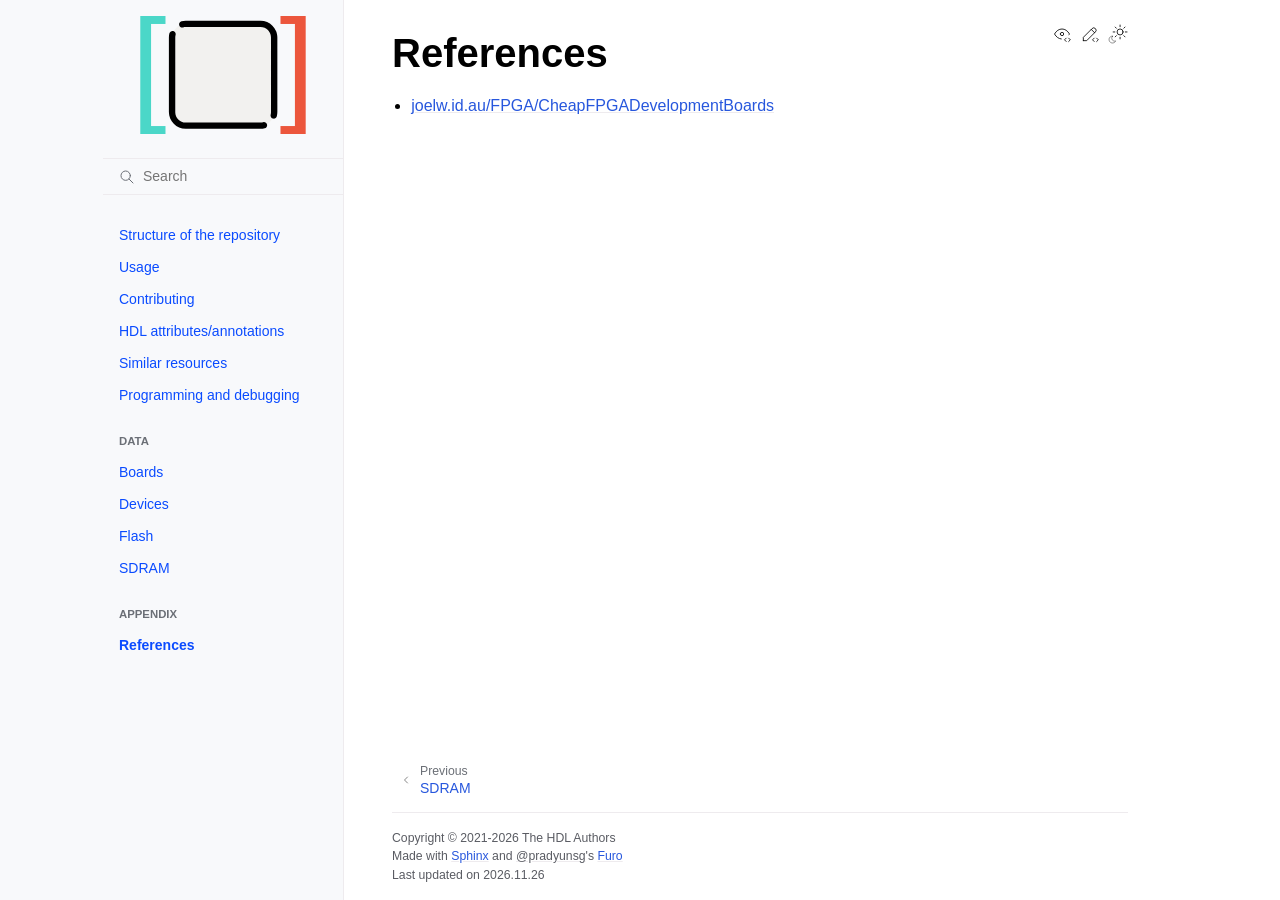
<file: References.html>
<!doctype html>
<html class="no-js" lang="en" data-content_root="./">
  <head><meta charset="utf-8">
    <meta name="viewport" content="width=device-width,initial-scale=1">
    <meta name="color-scheme" content="light dark"><meta name="viewport" content="width=device-width, initial-scale=1" />
<link rel="index" title="Index" href="genindex.html"><link rel="search" title="Search" href="search.html"><link rel="prev" title="SDRAM" href="Data/SDRAM.html">
        <link rel="prefetch" href="_static/logo.svg" as="image">

    <link rel="shortcut icon" href="_static/icon.png"><!-- Generated with Sphinx 9.0.4 and Furo 2025.12.19 -->
        <title>References - FPGA Board Constraints latest documentation</title>
      <link rel="stylesheet" type="text/css" href="_static/pygments.css?v=3dbc9e18" />
    <link rel="stylesheet" type="text/css" href="_static/styles/furo.css?v=7bdb33bb" />
    <link rel="stylesheet" type="text/css" href="_static/styles/furo-extensions.css?v=8dab3a3b" />
    
    


<style>
  body {
    --color-code-background: #232629;
  --color-code-foreground: #cccccc;
  
  }
  @media not print {
    body[data-theme="dark"] {
      --color-code-background: #202020;
  --color-code-foreground: #d0d0d0;
  
    }
    @media (prefers-color-scheme: dark) {
      body:not([data-theme="light"]) {
        --color-code-background: #202020;
  --color-code-foreground: #d0d0d0;
  
      }
    }
  }
</style></head>
  <body>
    
    <script>
      document.body.dataset.theme = localStorage.getItem("theme") || "auto";
    </script>
    

<svg xmlns="http://www.w3.org/2000/svg" style="display: none;">
  <symbol id="svg-toc" viewBox="0 0 24 24">
    <title>Contents</title>
    <svg stroke="currentColor" fill="currentColor" stroke-width="0" viewBox="0 0 1024 1024">
      <path d="M408 442h480c4.4 0 8-3.6 8-8v-56c0-4.4-3.6-8-8-8H408c-4.4 0-8 3.6-8 8v56c0 4.4 3.6 8 8 8zm-8 204c0 4.4 3.6 8 8 8h480c4.4 0 8-3.6 8-8v-56c0-4.4-3.6-8-8-8H408c-4.4 0-8 3.6-8 8v56zm504-486H120c-4.4 0-8 3.6-8 8v56c0 4.4 3.6 8 8 8h784c4.4 0 8-3.6 8-8v-56c0-4.4-3.6-8-8-8zm0 632H120c-4.4 0-8 3.6-8 8v56c0 4.4 3.6 8 8 8h784c4.4 0 8-3.6 8-8v-56c0-4.4-3.6-8-8-8zM115.4 518.9L271.7 642c5.8 4.6 14.4.5 14.4-6.9V388.9c0-7.4-8.5-11.5-14.4-6.9L115.4 505.1a8.74 8.74 0 0 0 0 13.8z"/>
    </svg>
  </symbol>
  <symbol id="svg-menu" viewBox="0 0 24 24">
    <title>Menu</title>
    <svg xmlns="http://www.w3.org/2000/svg" viewBox="0 0 24 24" fill="none" stroke="currentColor"
      stroke-width="2" stroke-linecap="round" stroke-linejoin="round" class="feather-menu">
      <line x1="3" y1="12" x2="21" y2="12"></line>
      <line x1="3" y1="6" x2="21" y2="6"></line>
      <line x1="3" y1="18" x2="21" y2="18"></line>
    </svg>
  </symbol>
  <symbol id="svg-arrow-right" viewBox="0 0 24 24">
    <title>Expand</title>
    <svg xmlns="http://www.w3.org/2000/svg" viewBox="0 0 24 24" fill="none" stroke="currentColor"
      stroke-width="2" stroke-linecap="round" stroke-linejoin="round" class="feather-chevron-right">
      <polyline points="9 18 15 12 9 6"></polyline>
    </svg>
  </symbol>
  <symbol id="svg-sun" viewBox="0 0 24 24">
    <title>Light mode</title>
    <svg xmlns="http://www.w3.org/2000/svg" viewBox="0 0 24 24" fill="none" stroke="currentColor"
      stroke-width="1" stroke-linecap="round" stroke-linejoin="round" class="feather-sun">
      <circle cx="12" cy="12" r="5"></circle>
      <line x1="12" y1="1" x2="12" y2="3"></line>
      <line x1="12" y1="21" x2="12" y2="23"></line>
      <line x1="4.22" y1="4.22" x2="5.64" y2="5.64"></line>
      <line x1="18.36" y1="18.36" x2="19.78" y2="19.78"></line>
      <line x1="1" y1="12" x2="3" y2="12"></line>
      <line x1="21" y1="12" x2="23" y2="12"></line>
      <line x1="4.22" y1="19.78" x2="5.64" y2="18.36"></line>
      <line x1="18.36" y1="5.64" x2="19.78" y2="4.22"></line>
    </svg>
  </symbol>
  <symbol id="svg-moon" viewBox="0 0 24 24">
    <title>Dark mode</title>
    <svg xmlns="http://www.w3.org/2000/svg" viewBox="0 0 24 24" fill="none" stroke="currentColor"
      stroke-width="1" stroke-linecap="round" stroke-linejoin="round" class="icon-tabler-moon">
      <path stroke="none" d="M0 0h24v24H0z" fill="none" />
      <path d="M12 3c.132 0 .263 0 .393 0a7.5 7.5 0 0 0 7.92 12.446a9 9 0 1 1 -8.313 -12.454z" />
    </svg>
  </symbol>
  <symbol id="svg-sun-with-moon" viewBox="0 0 24 24">
    <title>Auto light/dark, in light mode</title>
    <svg xmlns="http://www.w3.org/2000/svg" viewBox="0 0 24 24" fill="none" stroke="currentColor"
      stroke-width="1" stroke-linecap="round" stroke-linejoin="round"
      class="icon-custom-derived-from-feather-sun-and-tabler-moon">
      <path style="opacity: 50%" d="M 5.411 14.504 C 5.471 14.504 5.532 14.504 5.591 14.504 C 3.639 16.319 4.383 19.569 6.931 20.352 C 7.693 20.586 8.512 20.551 9.25 20.252 C 8.023 23.207 4.056 23.725 2.11 21.184 C 0.166 18.642 1.702 14.949 4.874 14.536 C 5.051 14.512 5.231 14.5 5.411 14.5 L 5.411 14.504 Z"/>
      <line x1="14.5" y1="3.25" x2="14.5" y2="1.25"/>
      <line x1="14.5" y1="15.85" x2="14.5" y2="17.85"/>
      <line x1="10.044" y1="5.094" x2="8.63" y2="3.68"/>
      <line x1="19" y1="14.05" x2="20.414" y2="15.464"/>
      <line x1="8.2" y1="9.55" x2="6.2" y2="9.55"/>
      <line x1="20.8" y1="9.55" x2="22.8" y2="9.55"/>
      <line x1="10.044" y1="14.006" x2="8.63" y2="15.42"/>
      <line x1="19" y1="5.05" x2="20.414" y2="3.636"/>
      <circle cx="14.5" cy="9.55" r="3.6"/>
    </svg>
  </symbol>
  <symbol id="svg-moon-with-sun" viewBox="0 0 24 24">
    <title>Auto light/dark, in dark mode</title>
    <svg xmlns="http://www.w3.org/2000/svg" viewBox="0 0 24 24" fill="none" stroke="currentColor"
      stroke-width="1" stroke-linecap="round" stroke-linejoin="round"
      class="icon-custom-derived-from-feather-sun-and-tabler-moon">
      <path d="M 8.282 7.007 C 8.385 7.007 8.494 7.007 8.595 7.007 C 5.18 10.184 6.481 15.869 10.942 17.24 C 12.275 17.648 13.706 17.589 15 17.066 C 12.851 22.236 5.91 23.143 2.505 18.696 C -0.897 14.249 1.791 7.786 7.342 7.063 C 7.652 7.021 7.965 7 8.282 7 L 8.282 7.007 Z"/>
      <line style="opacity: 50%" x1="18" y1="3.705" x2="18" y2="2.5"/>
      <line style="opacity: 50%" x1="18" y1="11.295" x2="18" y2="12.5"/>
      <line style="opacity: 50%" x1="15.316" y1="4.816" x2="14.464" y2="3.964"/>
      <line style="opacity: 50%" x1="20.711" y1="10.212" x2="21.563" y2="11.063"/>
      <line style="opacity: 50%" x1="14.205" y1="7.5" x2="13.001" y2="7.5"/>
      <line style="opacity: 50%" x1="21.795" y1="7.5" x2="23" y2="7.5"/>
      <line style="opacity: 50%" x1="15.316" y1="10.184" x2="14.464" y2="11.036"/>
      <line style="opacity: 50%" x1="20.711" y1="4.789" x2="21.563" y2="3.937"/>
      <circle style="opacity: 50%" cx="18" cy="7.5" r="2.169"/>
    </svg>
  </symbol>
  <symbol id="svg-pencil" viewBox="0 0 24 24">
    <svg xmlns="http://www.w3.org/2000/svg" viewBox="0 0 24 24" fill="none" stroke="currentColor"
      stroke-width="1" stroke-linecap="round" stroke-linejoin="round" class="icon-tabler-pencil-code">
      <path d="M4 20h4l10.5 -10.5a2.828 2.828 0 1 0 -4 -4l-10.5 10.5v4" />
      <path d="M13.5 6.5l4 4" />
      <path d="M20 21l2 -2l-2 -2" />
      <path d="M17 17l-2 2l2 2" />
    </svg>
  </symbol>
  <symbol id="svg-eye" viewBox="0 0 24 24">
    <svg xmlns="http://www.w3.org/2000/svg" viewBox="0 0 24 24" fill="none" stroke="currentColor"
      stroke-width="1" stroke-linecap="round" stroke-linejoin="round" class="icon-tabler-eye-code">
      <path stroke="none" d="M0 0h24v24H0z" fill="none" />
      <path d="M10 12a2 2 0 1 0 4 0a2 2 0 0 0 -4 0" />
      <path
        d="M11.11 17.958c-3.209 -.307 -5.91 -2.293 -8.11 -5.958c2.4 -4 5.4 -6 9 -6c3.6 0 6.6 2 9 6c-.21 .352 -.427 .688 -.647 1.008" />
      <path d="M20 21l2 -2l-2 -2" />
      <path d="M17 17l-2 2l2 2" />
    </svg>
  </symbol>
</svg>

<input type="checkbox" class="sidebar-toggle" name="__navigation" id="__navigation" aria-label="Toggle site navigation sidebar">
<input type="checkbox" class="sidebar-toggle" name="__toc" id="__toc" aria-label="Toggle table of contents sidebar">
<label class="overlay sidebar-overlay" for="__navigation"></label>
<label class="overlay toc-overlay" for="__toc"></label>

<a class="skip-to-content muted-link" href="#furo-main-content">Skip to content</a>



<div class="page">
  <header class="mobile-header">
    <div class="header-left">
      <label class="nav-overlay-icon" for="__navigation">
        <span class="icon"><svg><use href="#svg-menu"></use></svg></span>
      </label>
    </div>
    <div class="header-center">
      <a href="index.html"><div class="brand">FPGA Board Constraints latest documentation</div></a>
    </div>
    <div class="header-right">
      <div class="theme-toggle-container theme-toggle-header">
        <button class="theme-toggle" aria-label="Toggle Light / Dark / Auto color theme">
          <svg class="theme-icon-when-auto-light"><use href="#svg-sun-with-moon"></use></svg>
          <svg class="theme-icon-when-auto-dark"><use href="#svg-moon-with-sun"></use></svg>
          <svg class="theme-icon-when-dark"><use href="#svg-moon"></use></svg>
          <svg class="theme-icon-when-light"><use href="#svg-sun"></use></svg>
        </button>
      </div>
      <label class="toc-overlay-icon toc-header-icon no-toc" for="__toc">
        <span class="icon"><svg><use href="#svg-toc"></use></svg></span>
      </label>
    </div>
  </header>
  <aside class="sidebar-drawer">
    <div class="sidebar-container">
      
      <div class="sidebar-sticky"><a class="sidebar-brand" href="index.html">
  <div class="sidebar-logo-container">
    <img class="sidebar-logo" src="_static/logo.svg" alt="Logo"/>
  </div>
  
  
</a><form class="sidebar-search-container" method="get" action="search.html" role="search">
  <input class="sidebar-search" placeholder="Search" name="q" aria-label="Search">
  <input type="hidden" name="check_keywords" value="yes">
  <input type="hidden" name="area" value="default">
</form>
<div id="searchbox"></div><div class="sidebar-scroll"><div class="sidebar-tree">
  <ul>
<li class="toctree-l1"><a class="reference internal" href="Structure.html">Structure of the repository</a></li>
<li class="toctree-l1"><a class="reference internal" href="Usage.html">Usage</a></li>
<li class="toctree-l1"><a class="reference internal" href="Contributing.html">Contributing</a></li>
<li class="toctree-l1"><a class="reference internal" href="Attributes.html">HDL attributes/annotations</a></li>
<li class="toctree-l1"><a class="reference internal" href="Similar.html">Similar resources</a></li>
<li class="toctree-l1"><a class="reference internal" href="ProgDebug.html">Programming and debugging</a></li>
</ul>
<p class="caption" role="heading"><span class="caption-text">Data</span></p>
<ul>
<li class="toctree-l1"><a class="reference internal" href="Data/Boards/index.html">Boards</a></li>
<li class="toctree-l1"><a class="reference internal" href="Data/Devices.html">Devices</a></li>
<li class="toctree-l1"><a class="reference internal" href="Data/Flash.html">Flash</a></li>
<li class="toctree-l1"><a class="reference internal" href="Data/SDRAM.html">SDRAM</a></li>
</ul>
<p class="caption" role="heading"><span class="caption-text">Appendix</span></p>
<ul class="current">
<li class="toctree-l1 current current-page"><a class="current reference internal" href="#">References</a></li>
</ul>

</div>
</div>

      </div>
      
    </div>
  </aside>
  <div class="main">
    <div class="content">
      <div class="article-container">
        <a href="#" class="back-to-top muted-link">
          <svg xmlns="http://www.w3.org/2000/svg" viewBox="0 0 24 24">
            <path d="M13 20h-2V8l-5.5 5.5-1.42-1.42L12 4.16l7.92 7.92-1.42 1.42L13 8v12z"></path>
          </svg>
          <span>Back to top</span>
        </a>
        <div class="content-icon-container">
          <div class="view-this-page">
  <a class="muted-link" href="https://github.com/hdl/constraints/blob/main/doc/References.rst?plain=true" title="View this page">
    <svg><use href="#svg-eye"></use></svg>
    <span class="visually-hidden">View this page</span>
  </a>
</div><div class="edit-this-page">
  <a class="muted-link" href="https://github.com/hdl/constraints/edit/main/doc/References.rst" rel="edit" title="Edit this page">
    <svg><use href="#svg-pencil"></use></svg>
    <span class="visually-hidden">Edit this page</span>
  </a>
</div><div class="theme-toggle-container theme-toggle-content">
            <button class="theme-toggle" aria-label="Toggle Light / Dark / Auto color theme">
              <svg class="theme-icon-when-auto-light"><use href="#svg-sun-with-moon"></use></svg>
              <svg class="theme-icon-when-auto-dark"><use href="#svg-moon-with-sun"></use></svg>
              <svg class="theme-icon-when-dark"><use href="#svg-moon"></use></svg>
              <svg class="theme-icon-when-light"><use href="#svg-sun"></use></svg>
            </button>
          </div>
          <label class="toc-overlay-icon toc-content-icon no-toc" for="__toc">
            <span class="icon"><svg><use href="#svg-toc"></use></svg></span>
          </label>
        </div>
        <article role="main" id="furo-main-content">
          <section id="references">
<span id="id1"></span><h1>References<a class="headerlink" href="#references" title="Link to this heading">¶</a></h1>
<ul class="simple">
<li><p><a class="reference external" href="https://joelw.id.au/FPGA/CheapFPGADevelopmentBoards">joelw.id.au/FPGA/CheapFPGADevelopmentBoards</a></p></li>
</ul>
</section>

        </article>
      </div>
      <footer>
        
        <div class="related-pages">
          
          <a class="prev-page" href="Data/SDRAM.html">
              <svg class="furo-related-icon"><use href="#svg-arrow-right"></use></svg>
              <div class="page-info">
                <div class="context">
                  <span>Previous</span>
                </div>
                
                <div class="title">SDRAM</div>
                
              </div>
            </a>
        </div>
        <div class="bottom-of-page">
          <div class="left-details">
            <div class="copyright">
                Copyright &#169; 2021-2026 The HDL Authors
            </div>
            Made with <a href="https://www.sphinx-doc.org/">Sphinx</a> and <a class="muted-link" href="https://pradyunsg.me">@pradyunsg</a>'s
            
            <a href="https://github.com/pradyunsg/furo">Furo</a>
            <div class="last-updated">
              Last updated on 2026.11.26</div>
          </div>
          <div class="right-details">
            
          </div>
        </div>
        
      </footer>
    </div>
    <aside class="toc-drawer no-toc">
      
      
      
    </aside>
  </div>
</div><script src="_static/documentation_options.js?v=c6e86fd7"></script>
    <script src="_static/doctools.js?v=fd6eb6e6"></script>
    <script src="_static/sphinx_highlight.js?v=6ffebe34"></script>
    <script src="_static/scripts/furo.js?v=46bd48cc"></script>
    </body>
</html>
</file>
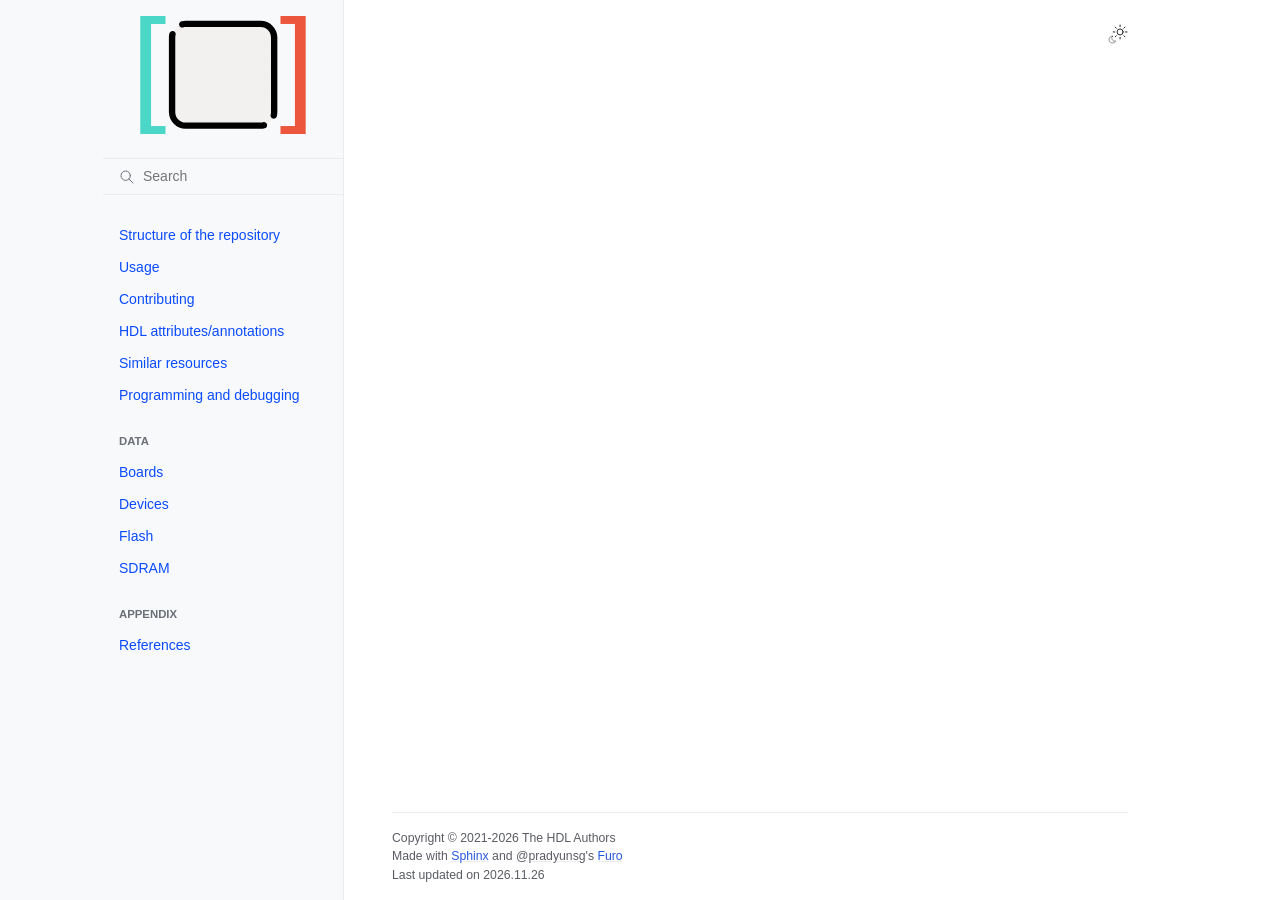
<file: search.html>
<!doctype html>
<html class="no-js" lang="en" data-content_root="./">
  <head>
<meta charset="utf-8">
    <meta name="viewport" content="width=device-width,initial-scale=1">
    <meta name="color-scheme" content="light dark"><link rel="index" title="Index" href="genindex.html"><link rel="search" title="Search" href="#">
        <link rel="prefetch" href="_static/logo.svg" as="image">

    <link rel="shortcut icon" href="_static/icon.png"><!-- Generated with Sphinx 9.0.4 and Furo 2025.12.19 -->
<meta name="robots" content="noindex" />
<title>Search - FPGA Board Constraints latest documentation</title><link rel="stylesheet" type="text/css" href="_static/pygments.css?v=3dbc9e18" />
    <link rel="stylesheet" type="text/css" href="_static/styles/furo.css?v=7bdb33bb" />
    <link rel="stylesheet" type="text/css" href="_static/styles/furo-extensions.css?v=8dab3a3b" />
    
    


<style>
  body {
    --color-code-background: #232629;
  --color-code-foreground: #cccccc;
  
  }
  @media not print {
    body[data-theme="dark"] {
      --color-code-background: #202020;
  --color-code-foreground: #d0d0d0;
  
    }
    @media (prefers-color-scheme: dark) {
      body:not([data-theme="light"]) {
        --color-code-background: #202020;
  --color-code-foreground: #d0d0d0;
  
      }
    }
  }
</style></head>
  <body>
    
    <script>
      document.body.dataset.theme = localStorage.getItem("theme") || "auto";
    </script>
    

<svg xmlns="http://www.w3.org/2000/svg" style="display: none;">
  <symbol id="svg-toc" viewBox="0 0 24 24">
    <title>Contents</title>
    <svg stroke="currentColor" fill="currentColor" stroke-width="0" viewBox="0 0 1024 1024">
      <path d="M408 442h480c4.4 0 8-3.6 8-8v-56c0-4.4-3.6-8-8-8H408c-4.4 0-8 3.6-8 8v56c0 4.4 3.6 8 8 8zm-8 204c0 4.4 3.6 8 8 8h480c4.4 0 8-3.6 8-8v-56c0-4.4-3.6-8-8-8H408c-4.4 0-8 3.6-8 8v56zm504-486H120c-4.4 0-8 3.6-8 8v56c0 4.4 3.6 8 8 8h784c4.4 0 8-3.6 8-8v-56c0-4.4-3.6-8-8-8zm0 632H120c-4.4 0-8 3.6-8 8v56c0 4.4 3.6 8 8 8h784c4.4 0 8-3.6 8-8v-56c0-4.4-3.6-8-8-8zM115.4 518.9L271.7 642c5.8 4.6 14.4.5 14.4-6.9V388.9c0-7.4-8.5-11.5-14.4-6.9L115.4 505.1a8.74 8.74 0 0 0 0 13.8z"/>
    </svg>
  </symbol>
  <symbol id="svg-menu" viewBox="0 0 24 24">
    <title>Menu</title>
    <svg xmlns="http://www.w3.org/2000/svg" viewBox="0 0 24 24" fill="none" stroke="currentColor"
      stroke-width="2" stroke-linecap="round" stroke-linejoin="round" class="feather-menu">
      <line x1="3" y1="12" x2="21" y2="12"></line>
      <line x1="3" y1="6" x2="21" y2="6"></line>
      <line x1="3" y1="18" x2="21" y2="18"></line>
    </svg>
  </symbol>
  <symbol id="svg-arrow-right" viewBox="0 0 24 24">
    <title>Expand</title>
    <svg xmlns="http://www.w3.org/2000/svg" viewBox="0 0 24 24" fill="none" stroke="currentColor"
      stroke-width="2" stroke-linecap="round" stroke-linejoin="round" class="feather-chevron-right">
      <polyline points="9 18 15 12 9 6"></polyline>
    </svg>
  </symbol>
  <symbol id="svg-sun" viewBox="0 0 24 24">
    <title>Light mode</title>
    <svg xmlns="http://www.w3.org/2000/svg" viewBox="0 0 24 24" fill="none" stroke="currentColor"
      stroke-width="1" stroke-linecap="round" stroke-linejoin="round" class="feather-sun">
      <circle cx="12" cy="12" r="5"></circle>
      <line x1="12" y1="1" x2="12" y2="3"></line>
      <line x1="12" y1="21" x2="12" y2="23"></line>
      <line x1="4.22" y1="4.22" x2="5.64" y2="5.64"></line>
      <line x1="18.36" y1="18.36" x2="19.78" y2="19.78"></line>
      <line x1="1" y1="12" x2="3" y2="12"></line>
      <line x1="21" y1="12" x2="23" y2="12"></line>
      <line x1="4.22" y1="19.78" x2="5.64" y2="18.36"></line>
      <line x1="18.36" y1="5.64" x2="19.78" y2="4.22"></line>
    </svg>
  </symbol>
  <symbol id="svg-moon" viewBox="0 0 24 24">
    <title>Dark mode</title>
    <svg xmlns="http://www.w3.org/2000/svg" viewBox="0 0 24 24" fill="none" stroke="currentColor"
      stroke-width="1" stroke-linecap="round" stroke-linejoin="round" class="icon-tabler-moon">
      <path stroke="none" d="M0 0h24v24H0z" fill="none" />
      <path d="M12 3c.132 0 .263 0 .393 0a7.5 7.5 0 0 0 7.92 12.446a9 9 0 1 1 -8.313 -12.454z" />
    </svg>
  </symbol>
  <symbol id="svg-sun-with-moon" viewBox="0 0 24 24">
    <title>Auto light/dark, in light mode</title>
    <svg xmlns="http://www.w3.org/2000/svg" viewBox="0 0 24 24" fill="none" stroke="currentColor"
      stroke-width="1" stroke-linecap="round" stroke-linejoin="round"
      class="icon-custom-derived-from-feather-sun-and-tabler-moon">
      <path style="opacity: 50%" d="M 5.411 14.504 C 5.471 14.504 5.532 14.504 5.591 14.504 C 3.639 16.319 4.383 19.569 6.931 20.352 C 7.693 20.586 8.512 20.551 9.25 20.252 C 8.023 23.207 4.056 23.725 2.11 21.184 C 0.166 18.642 1.702 14.949 4.874 14.536 C 5.051 14.512 5.231 14.5 5.411 14.5 L 5.411 14.504 Z"/>
      <line x1="14.5" y1="3.25" x2="14.5" y2="1.25"/>
      <line x1="14.5" y1="15.85" x2="14.5" y2="17.85"/>
      <line x1="10.044" y1="5.094" x2="8.63" y2="3.68"/>
      <line x1="19" y1="14.05" x2="20.414" y2="15.464"/>
      <line x1="8.2" y1="9.55" x2="6.2" y2="9.55"/>
      <line x1="20.8" y1="9.55" x2="22.8" y2="9.55"/>
      <line x1="10.044" y1="14.006" x2="8.63" y2="15.42"/>
      <line x1="19" y1="5.05" x2="20.414" y2="3.636"/>
      <circle cx="14.5" cy="9.55" r="3.6"/>
    </svg>
  </symbol>
  <symbol id="svg-moon-with-sun" viewBox="0 0 24 24">
    <title>Auto light/dark, in dark mode</title>
    <svg xmlns="http://www.w3.org/2000/svg" viewBox="0 0 24 24" fill="none" stroke="currentColor"
      stroke-width="1" stroke-linecap="round" stroke-linejoin="round"
      class="icon-custom-derived-from-feather-sun-and-tabler-moon">
      <path d="M 8.282 7.007 C 8.385 7.007 8.494 7.007 8.595 7.007 C 5.18 10.184 6.481 15.869 10.942 17.24 C 12.275 17.648 13.706 17.589 15 17.066 C 12.851 22.236 5.91 23.143 2.505 18.696 C -0.897 14.249 1.791 7.786 7.342 7.063 C 7.652 7.021 7.965 7 8.282 7 L 8.282 7.007 Z"/>
      <line style="opacity: 50%" x1="18" y1="3.705" x2="18" y2="2.5"/>
      <line style="opacity: 50%" x1="18" y1="11.295" x2="18" y2="12.5"/>
      <line style="opacity: 50%" x1="15.316" y1="4.816" x2="14.464" y2="3.964"/>
      <line style="opacity: 50%" x1="20.711" y1="10.212" x2="21.563" y2="11.063"/>
      <line style="opacity: 50%" x1="14.205" y1="7.5" x2="13.001" y2="7.5"/>
      <line style="opacity: 50%" x1="21.795" y1="7.5" x2="23" y2="7.5"/>
      <line style="opacity: 50%" x1="15.316" y1="10.184" x2="14.464" y2="11.036"/>
      <line style="opacity: 50%" x1="20.711" y1="4.789" x2="21.563" y2="3.937"/>
      <circle style="opacity: 50%" cx="18" cy="7.5" r="2.169"/>
    </svg>
  </symbol>
  <symbol id="svg-pencil" viewBox="0 0 24 24">
    <svg xmlns="http://www.w3.org/2000/svg" viewBox="0 0 24 24" fill="none" stroke="currentColor"
      stroke-width="1" stroke-linecap="round" stroke-linejoin="round" class="icon-tabler-pencil-code">
      <path d="M4 20h4l10.5 -10.5a2.828 2.828 0 1 0 -4 -4l-10.5 10.5v4" />
      <path d="M13.5 6.5l4 4" />
      <path d="M20 21l2 -2l-2 -2" />
      <path d="M17 17l-2 2l2 2" />
    </svg>
  </symbol>
  <symbol id="svg-eye" viewBox="0 0 24 24">
    <svg xmlns="http://www.w3.org/2000/svg" viewBox="0 0 24 24" fill="none" stroke="currentColor"
      stroke-width="1" stroke-linecap="round" stroke-linejoin="round" class="icon-tabler-eye-code">
      <path stroke="none" d="M0 0h24v24H0z" fill="none" />
      <path d="M10 12a2 2 0 1 0 4 0a2 2 0 0 0 -4 0" />
      <path
        d="M11.11 17.958c-3.209 -.307 -5.91 -2.293 -8.11 -5.958c2.4 -4 5.4 -6 9 -6c3.6 0 6.6 2 9 6c-.21 .352 -.427 .688 -.647 1.008" />
      <path d="M20 21l2 -2l-2 -2" />
      <path d="M17 17l-2 2l2 2" />
    </svg>
  </symbol>
</svg>

<input type="checkbox" class="sidebar-toggle" name="__navigation" id="__navigation" aria-label="Toggle site navigation sidebar">
<input type="checkbox" class="sidebar-toggle" name="__toc" id="__toc" aria-label="Toggle table of contents sidebar">
<label class="overlay sidebar-overlay" for="__navigation"></label>
<label class="overlay toc-overlay" for="__toc"></label>

<a class="skip-to-content muted-link" href="#furo-main-content">Skip to content</a>



<div class="page">
  <header class="mobile-header">
    <div class="header-left">
      <label class="nav-overlay-icon" for="__navigation">
        <span class="icon"><svg><use href="#svg-menu"></use></svg></span>
      </label>
    </div>
    <div class="header-center">
      <a href="index.html"><div class="brand">FPGA Board Constraints latest documentation</div></a>
    </div>
    <div class="header-right">
      <div class="theme-toggle-container theme-toggle-header">
        <button class="theme-toggle" aria-label="Toggle Light / Dark / Auto color theme">
          <svg class="theme-icon-when-auto-light"><use href="#svg-sun-with-moon"></use></svg>
          <svg class="theme-icon-when-auto-dark"><use href="#svg-moon-with-sun"></use></svg>
          <svg class="theme-icon-when-dark"><use href="#svg-moon"></use></svg>
          <svg class="theme-icon-when-light"><use href="#svg-sun"></use></svg>
        </button>
      </div>
      <label class="toc-overlay-icon toc-header-icon no-toc" for="__toc">
        <span class="icon"><svg><use href="#svg-toc"></use></svg></span>
      </label>
    </div>
  </header>
  <aside class="sidebar-drawer">
    <div class="sidebar-container">
      
      <div class="sidebar-sticky"><a class="sidebar-brand" href="index.html">
  <div class="sidebar-logo-container">
    <img class="sidebar-logo" src="_static/logo.svg" alt="Logo"/>
  </div>
  
  
</a><form class="sidebar-search-container" method="get" action="#" role="search">
  <input class="sidebar-search" placeholder="Search" name="q" aria-label="Search">
  <input type="hidden" name="check_keywords" value="yes">
  <input type="hidden" name="area" value="default">
</form>
<div id="searchbox"></div><div class="sidebar-scroll"><div class="sidebar-tree">
  <ul>
<li class="toctree-l1"><a class="reference internal" href="Structure.html">Structure of the repository</a></li>
<li class="toctree-l1"><a class="reference internal" href="Usage.html">Usage</a></li>
<li class="toctree-l1"><a class="reference internal" href="Contributing.html">Contributing</a></li>
<li class="toctree-l1"><a class="reference internal" href="Attributes.html">HDL attributes/annotations</a></li>
<li class="toctree-l1"><a class="reference internal" href="Similar.html">Similar resources</a></li>
<li class="toctree-l1"><a class="reference internal" href="ProgDebug.html">Programming and debugging</a></li>
</ul>
<p class="caption" role="heading"><span class="caption-text">Data</span></p>
<ul>
<li class="toctree-l1"><a class="reference internal" href="Data/Boards/index.html">Boards</a></li>
<li class="toctree-l1"><a class="reference internal" href="Data/Devices.html">Devices</a></li>
<li class="toctree-l1"><a class="reference internal" href="Data/Flash.html">Flash</a></li>
<li class="toctree-l1"><a class="reference internal" href="Data/SDRAM.html">SDRAM</a></li>
</ul>
<p class="caption" role="heading"><span class="caption-text">Appendix</span></p>
<ul>
<li class="toctree-l1"><a class="reference internal" href="References.html">References</a></li>
</ul>

</div>
</div>

      </div>
      
    </div>
  </aside>
  <div class="main">
    <div class="content">
      <div class="article-container">
        <a href="#" class="back-to-top muted-link">
          <svg xmlns="http://www.w3.org/2000/svg" viewBox="0 0 24 24">
            <path d="M13 20h-2V8l-5.5 5.5-1.42-1.42L12 4.16l7.92 7.92-1.42 1.42L13 8v12z"></path>
          </svg>
          <span>Back to top</span>
        </a>
        <div class="content-icon-container">
          <div class="theme-toggle-container theme-toggle-content">
            <button class="theme-toggle" aria-label="Toggle Light / Dark / Auto color theme">
              <svg class="theme-icon-when-auto-light"><use href="#svg-sun-with-moon"></use></svg>
              <svg class="theme-icon-when-auto-dark"><use href="#svg-moon-with-sun"></use></svg>
              <svg class="theme-icon-when-dark"><use href="#svg-moon"></use></svg>
              <svg class="theme-icon-when-light"><use href="#svg-sun"></use></svg>
            </button>
          </div>
          <label class="toc-overlay-icon toc-content-icon no-toc" for="__toc">
            <span class="icon"><svg><use href="#svg-toc"></use></svg></span>
          </label>
        </div>
        <article role="main" id="furo-main-content">
          
<noscript>
<div class="admonition error">
  <p class="admonition-title">Error</p>
  <p>
    Please activate JavaScript to enable the search functionality.
  </p>
</div>
</noscript>

<div id="search-results"></div>

        </article>
      </div>
      <footer>
        
        <div class="related-pages">
          
          
        </div>
        <div class="bottom-of-page">
          <div class="left-details">
            <div class="copyright">
                Copyright &#169; 2021-2026 The HDL Authors
            </div>
            Made with <a href="https://www.sphinx-doc.org/">Sphinx</a> and <a class="muted-link" href="https://pradyunsg.me">@pradyunsg</a>'s
            
            <a href="https://github.com/pradyunsg/furo">Furo</a>
            <div class="last-updated">
              Last updated on 2026.11.26</div>
          </div>
          <div class="right-details">
            
          </div>
        </div>
        
      </footer>
    </div>
    <aside class="toc-drawer no-toc">
      
      
      
    </aside>
  </div>
</div><script src="_static/documentation_options.js?v=c6e86fd7"></script>
    <script src="_static/doctools.js?v=fd6eb6e6"></script>
    <script src="_static/sphinx_highlight.js?v=6ffebe34"></script>
    <script src="_static/scripts/furo.js?v=46bd48cc"></script>
    
<script src="_static/searchtools.js"></script>
<script src="_static/language_data.js"></script>
<script src="searchindex.js"></script></body>
</html>
</file>
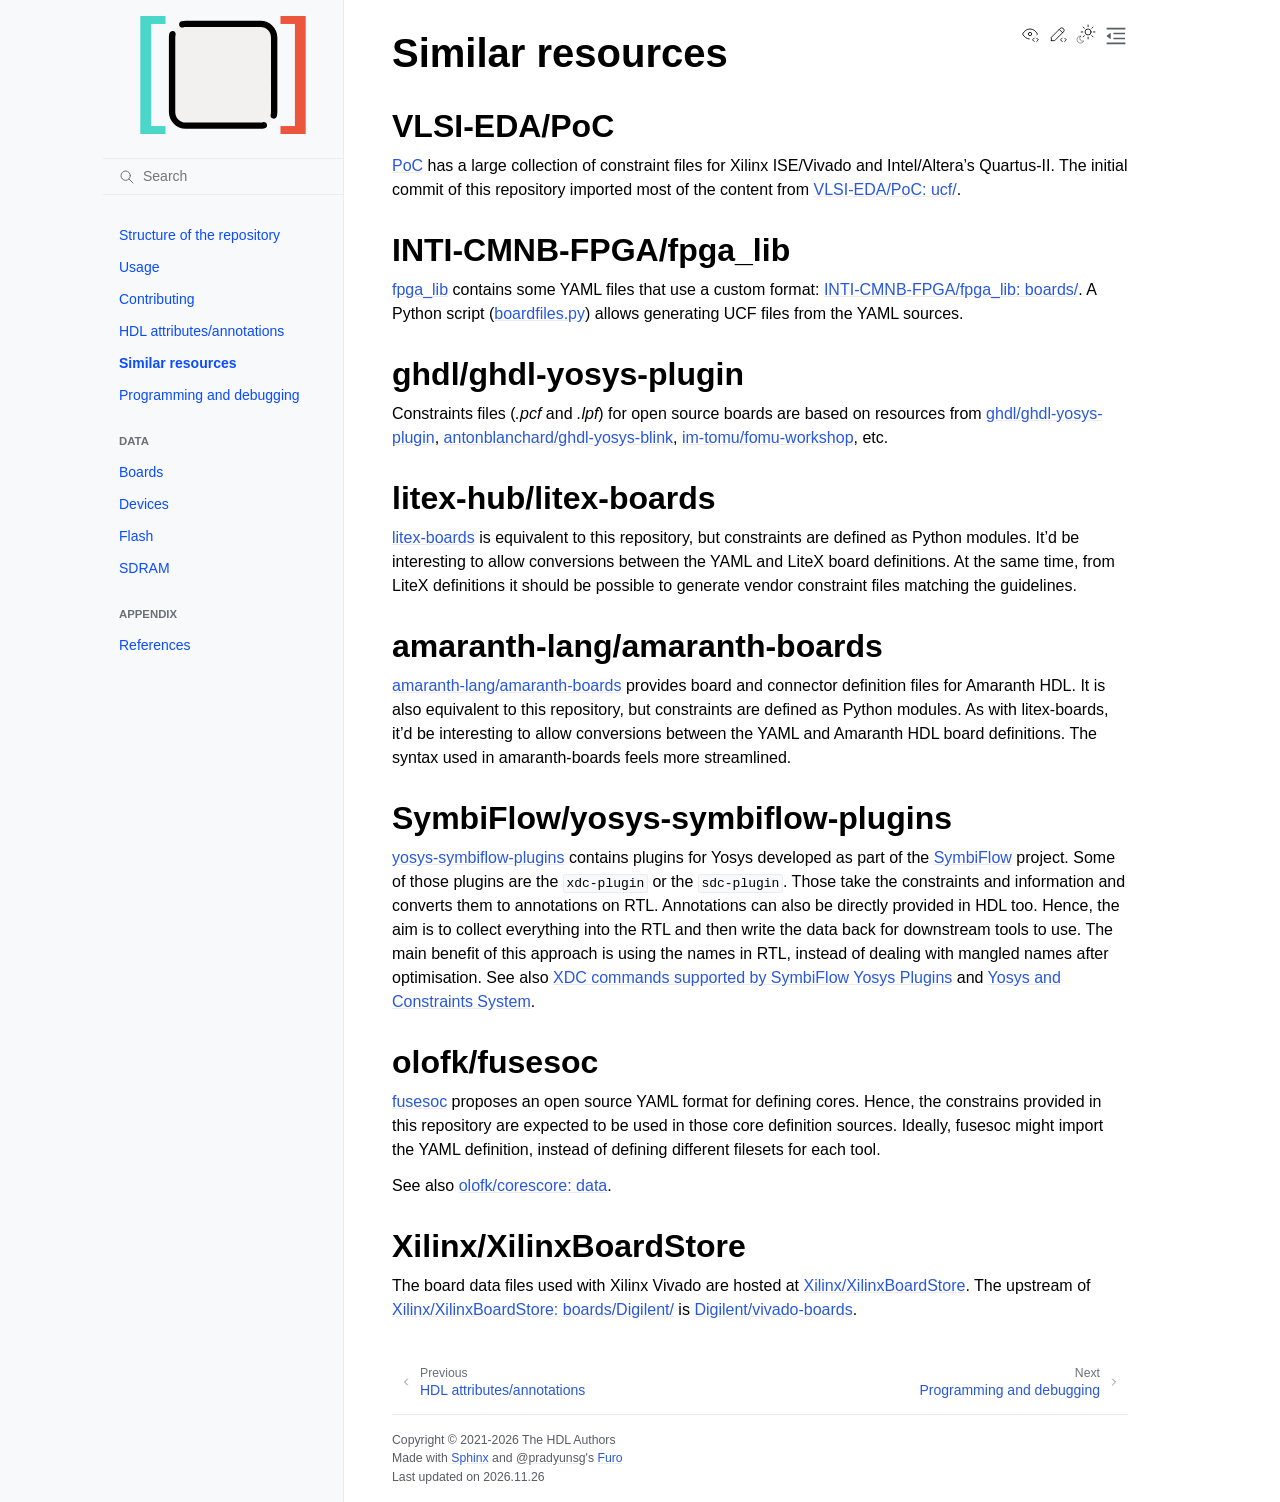
<file: Similar.html>
<!doctype html>
<html class="no-js" lang="en" data-content_root="./">
  <head><meta charset="utf-8">
    <meta name="viewport" content="width=device-width,initial-scale=1">
    <meta name="color-scheme" content="light dark"><meta name="viewport" content="width=device-width, initial-scale=1" />
<link rel="index" title="Index" href="genindex.html"><link rel="search" title="Search" href="search.html"><link rel="next" title="Programming and debugging" href="ProgDebug.html"><link rel="prev" title="HDL attributes/annotations" href="Attributes.html">
        <link rel="prefetch" href="_static/logo.svg" as="image">

    <link rel="shortcut icon" href="_static/icon.png"><!-- Generated with Sphinx 9.0.4 and Furo 2025.12.19 -->
        <title>Similar resources - FPGA Board Constraints latest documentation</title>
      <link rel="stylesheet" type="text/css" href="_static/pygments.css?v=3dbc9e18" />
    <link rel="stylesheet" type="text/css" href="_static/styles/furo.css?v=7bdb33bb" />
    <link rel="stylesheet" type="text/css" href="_static/styles/furo-extensions.css?v=8dab3a3b" />
    
    


<style>
  body {
    --color-code-background: #232629;
  --color-code-foreground: #cccccc;
  
  }
  @media not print {
    body[data-theme="dark"] {
      --color-code-background: #202020;
  --color-code-foreground: #d0d0d0;
  
    }
    @media (prefers-color-scheme: dark) {
      body:not([data-theme="light"]) {
        --color-code-background: #202020;
  --color-code-foreground: #d0d0d0;
  
      }
    }
  }
</style></head>
  <body>
    
    <script>
      document.body.dataset.theme = localStorage.getItem("theme") || "auto";
    </script>
    

<svg xmlns="http://www.w3.org/2000/svg" style="display: none;">
  <symbol id="svg-toc" viewBox="0 0 24 24">
    <title>Contents</title>
    <svg stroke="currentColor" fill="currentColor" stroke-width="0" viewBox="0 0 1024 1024">
      <path d="M408 442h480c4.4 0 8-3.6 8-8v-56c0-4.4-3.6-8-8-8H408c-4.4 0-8 3.6-8 8v56c0 4.4 3.6 8 8 8zm-8 204c0 4.4 3.6 8 8 8h480c4.4 0 8-3.6 8-8v-56c0-4.4-3.6-8-8-8H408c-4.4 0-8 3.6-8 8v56zm504-486H120c-4.4 0-8 3.6-8 8v56c0 4.4 3.6 8 8 8h784c4.4 0 8-3.6 8-8v-56c0-4.4-3.6-8-8-8zm0 632H120c-4.4 0-8 3.6-8 8v56c0 4.4 3.6 8 8 8h784c4.4 0 8-3.6 8-8v-56c0-4.4-3.6-8-8-8zM115.4 518.9L271.7 642c5.8 4.6 14.4.5 14.4-6.9V388.9c0-7.4-8.5-11.5-14.4-6.9L115.4 505.1a8.74 8.74 0 0 0 0 13.8z"/>
    </svg>
  </symbol>
  <symbol id="svg-menu" viewBox="0 0 24 24">
    <title>Menu</title>
    <svg xmlns="http://www.w3.org/2000/svg" viewBox="0 0 24 24" fill="none" stroke="currentColor"
      stroke-width="2" stroke-linecap="round" stroke-linejoin="round" class="feather-menu">
      <line x1="3" y1="12" x2="21" y2="12"></line>
      <line x1="3" y1="6" x2="21" y2="6"></line>
      <line x1="3" y1="18" x2="21" y2="18"></line>
    </svg>
  </symbol>
  <symbol id="svg-arrow-right" viewBox="0 0 24 24">
    <title>Expand</title>
    <svg xmlns="http://www.w3.org/2000/svg" viewBox="0 0 24 24" fill="none" stroke="currentColor"
      stroke-width="2" stroke-linecap="round" stroke-linejoin="round" class="feather-chevron-right">
      <polyline points="9 18 15 12 9 6"></polyline>
    </svg>
  </symbol>
  <symbol id="svg-sun" viewBox="0 0 24 24">
    <title>Light mode</title>
    <svg xmlns="http://www.w3.org/2000/svg" viewBox="0 0 24 24" fill="none" stroke="currentColor"
      stroke-width="1" stroke-linecap="round" stroke-linejoin="round" class="feather-sun">
      <circle cx="12" cy="12" r="5"></circle>
      <line x1="12" y1="1" x2="12" y2="3"></line>
      <line x1="12" y1="21" x2="12" y2="23"></line>
      <line x1="4.22" y1="4.22" x2="5.64" y2="5.64"></line>
      <line x1="18.36" y1="18.36" x2="19.78" y2="19.78"></line>
      <line x1="1" y1="12" x2="3" y2="12"></line>
      <line x1="21" y1="12" x2="23" y2="12"></line>
      <line x1="4.22" y1="19.78" x2="5.64" y2="18.36"></line>
      <line x1="18.36" y1="5.64" x2="19.78" y2="4.22"></line>
    </svg>
  </symbol>
  <symbol id="svg-moon" viewBox="0 0 24 24">
    <title>Dark mode</title>
    <svg xmlns="http://www.w3.org/2000/svg" viewBox="0 0 24 24" fill="none" stroke="currentColor"
      stroke-width="1" stroke-linecap="round" stroke-linejoin="round" class="icon-tabler-moon">
      <path stroke="none" d="M0 0h24v24H0z" fill="none" />
      <path d="M12 3c.132 0 .263 0 .393 0a7.5 7.5 0 0 0 7.92 12.446a9 9 0 1 1 -8.313 -12.454z" />
    </svg>
  </symbol>
  <symbol id="svg-sun-with-moon" viewBox="0 0 24 24">
    <title>Auto light/dark, in light mode</title>
    <svg xmlns="http://www.w3.org/2000/svg" viewBox="0 0 24 24" fill="none" stroke="currentColor"
      stroke-width="1" stroke-linecap="round" stroke-linejoin="round"
      class="icon-custom-derived-from-feather-sun-and-tabler-moon">
      <path style="opacity: 50%" d="M 5.411 14.504 C 5.471 14.504 5.532 14.504 5.591 14.504 C 3.639 16.319 4.383 19.569 6.931 20.352 C 7.693 20.586 8.512 20.551 9.25 20.252 C 8.023 23.207 4.056 23.725 2.11 21.184 C 0.166 18.642 1.702 14.949 4.874 14.536 C 5.051 14.512 5.231 14.5 5.411 14.5 L 5.411 14.504 Z"/>
      <line x1="14.5" y1="3.25" x2="14.5" y2="1.25"/>
      <line x1="14.5" y1="15.85" x2="14.5" y2="17.85"/>
      <line x1="10.044" y1="5.094" x2="8.63" y2="3.68"/>
      <line x1="19" y1="14.05" x2="20.414" y2="15.464"/>
      <line x1="8.2" y1="9.55" x2="6.2" y2="9.55"/>
      <line x1="20.8" y1="9.55" x2="22.8" y2="9.55"/>
      <line x1="10.044" y1="14.006" x2="8.63" y2="15.42"/>
      <line x1="19" y1="5.05" x2="20.414" y2="3.636"/>
      <circle cx="14.5" cy="9.55" r="3.6"/>
    </svg>
  </symbol>
  <symbol id="svg-moon-with-sun" viewBox="0 0 24 24">
    <title>Auto light/dark, in dark mode</title>
    <svg xmlns="http://www.w3.org/2000/svg" viewBox="0 0 24 24" fill="none" stroke="currentColor"
      stroke-width="1" stroke-linecap="round" stroke-linejoin="round"
      class="icon-custom-derived-from-feather-sun-and-tabler-moon">
      <path d="M 8.282 7.007 C 8.385 7.007 8.494 7.007 8.595 7.007 C 5.18 10.184 6.481 15.869 10.942 17.24 C 12.275 17.648 13.706 17.589 15 17.066 C 12.851 22.236 5.91 23.143 2.505 18.696 C -0.897 14.249 1.791 7.786 7.342 7.063 C 7.652 7.021 7.965 7 8.282 7 L 8.282 7.007 Z"/>
      <line style="opacity: 50%" x1="18" y1="3.705" x2="18" y2="2.5"/>
      <line style="opacity: 50%" x1="18" y1="11.295" x2="18" y2="12.5"/>
      <line style="opacity: 50%" x1="15.316" y1="4.816" x2="14.464" y2="3.964"/>
      <line style="opacity: 50%" x1="20.711" y1="10.212" x2="21.563" y2="11.063"/>
      <line style="opacity: 50%" x1="14.205" y1="7.5" x2="13.001" y2="7.5"/>
      <line style="opacity: 50%" x1="21.795" y1="7.5" x2="23" y2="7.5"/>
      <line style="opacity: 50%" x1="15.316" y1="10.184" x2="14.464" y2="11.036"/>
      <line style="opacity: 50%" x1="20.711" y1="4.789" x2="21.563" y2="3.937"/>
      <circle style="opacity: 50%" cx="18" cy="7.5" r="2.169"/>
    </svg>
  </symbol>
  <symbol id="svg-pencil" viewBox="0 0 24 24">
    <svg xmlns="http://www.w3.org/2000/svg" viewBox="0 0 24 24" fill="none" stroke="currentColor"
      stroke-width="1" stroke-linecap="round" stroke-linejoin="round" class="icon-tabler-pencil-code">
      <path d="M4 20h4l10.5 -10.5a2.828 2.828 0 1 0 -4 -4l-10.5 10.5v4" />
      <path d="M13.5 6.5l4 4" />
      <path d="M20 21l2 -2l-2 -2" />
      <path d="M17 17l-2 2l2 2" />
    </svg>
  </symbol>
  <symbol id="svg-eye" viewBox="0 0 24 24">
    <svg xmlns="http://www.w3.org/2000/svg" viewBox="0 0 24 24" fill="none" stroke="currentColor"
      stroke-width="1" stroke-linecap="round" stroke-linejoin="round" class="icon-tabler-eye-code">
      <path stroke="none" d="M0 0h24v24H0z" fill="none" />
      <path d="M10 12a2 2 0 1 0 4 0a2 2 0 0 0 -4 0" />
      <path
        d="M11.11 17.958c-3.209 -.307 -5.91 -2.293 -8.11 -5.958c2.4 -4 5.4 -6 9 -6c3.6 0 6.6 2 9 6c-.21 .352 -.427 .688 -.647 1.008" />
      <path d="M20 21l2 -2l-2 -2" />
      <path d="M17 17l-2 2l2 2" />
    </svg>
  </symbol>
</svg>

<input type="checkbox" class="sidebar-toggle" name="__navigation" id="__navigation" aria-label="Toggle site navigation sidebar">
<input type="checkbox" class="sidebar-toggle" name="__toc" id="__toc" aria-label="Toggle table of contents sidebar">
<label class="overlay sidebar-overlay" for="__navigation"></label>
<label class="overlay toc-overlay" for="__toc"></label>

<a class="skip-to-content muted-link" href="#furo-main-content">Skip to content</a>



<div class="page">
  <header class="mobile-header">
    <div class="header-left">
      <label class="nav-overlay-icon" for="__navigation">
        <span class="icon"><svg><use href="#svg-menu"></use></svg></span>
      </label>
    </div>
    <div class="header-center">
      <a href="index.html"><div class="brand">FPGA Board Constraints latest documentation</div></a>
    </div>
    <div class="header-right">
      <div class="theme-toggle-container theme-toggle-header">
        <button class="theme-toggle" aria-label="Toggle Light / Dark / Auto color theme">
          <svg class="theme-icon-when-auto-light"><use href="#svg-sun-with-moon"></use></svg>
          <svg class="theme-icon-when-auto-dark"><use href="#svg-moon-with-sun"></use></svg>
          <svg class="theme-icon-when-dark"><use href="#svg-moon"></use></svg>
          <svg class="theme-icon-when-light"><use href="#svg-sun"></use></svg>
        </button>
      </div>
      <label class="toc-overlay-icon toc-header-icon" for="__toc">
        <span class="icon"><svg><use href="#svg-toc"></use></svg></span>
      </label>
    </div>
  </header>
  <aside class="sidebar-drawer">
    <div class="sidebar-container">
      
      <div class="sidebar-sticky"><a class="sidebar-brand" href="index.html">
  <div class="sidebar-logo-container">
    <img class="sidebar-logo" src="_static/logo.svg" alt="Logo"/>
  </div>
  
  
</a><form class="sidebar-search-container" method="get" action="search.html" role="search">
  <input class="sidebar-search" placeholder="Search" name="q" aria-label="Search">
  <input type="hidden" name="check_keywords" value="yes">
  <input type="hidden" name="area" value="default">
</form>
<div id="searchbox"></div><div class="sidebar-scroll"><div class="sidebar-tree">
  <ul class="current">
<li class="toctree-l1"><a class="reference internal" href="Structure.html">Structure of the repository</a></li>
<li class="toctree-l1"><a class="reference internal" href="Usage.html">Usage</a></li>
<li class="toctree-l1"><a class="reference internal" href="Contributing.html">Contributing</a></li>
<li class="toctree-l1"><a class="reference internal" href="Attributes.html">HDL attributes/annotations</a></li>
<li class="toctree-l1 current current-page"><a class="current reference internal" href="#">Similar resources</a></li>
<li class="toctree-l1"><a class="reference internal" href="ProgDebug.html">Programming and debugging</a></li>
</ul>
<p class="caption" role="heading"><span class="caption-text">Data</span></p>
<ul>
<li class="toctree-l1"><a class="reference internal" href="Data/Boards/index.html">Boards</a></li>
<li class="toctree-l1"><a class="reference internal" href="Data/Devices.html">Devices</a></li>
<li class="toctree-l1"><a class="reference internal" href="Data/Flash.html">Flash</a></li>
<li class="toctree-l1"><a class="reference internal" href="Data/SDRAM.html">SDRAM</a></li>
</ul>
<p class="caption" role="heading"><span class="caption-text">Appendix</span></p>
<ul>
<li class="toctree-l1"><a class="reference internal" href="References.html">References</a></li>
</ul>

</div>
</div>

      </div>
      
    </div>
  </aside>
  <div class="main">
    <div class="content">
      <div class="article-container">
        <a href="#" class="back-to-top muted-link">
          <svg xmlns="http://www.w3.org/2000/svg" viewBox="0 0 24 24">
            <path d="M13 20h-2V8l-5.5 5.5-1.42-1.42L12 4.16l7.92 7.92-1.42 1.42L13 8v12z"></path>
          </svg>
          <span>Back to top</span>
        </a>
        <div class="content-icon-container">
          <div class="view-this-page">
  <a class="muted-link" href="https://github.com/hdl/constraints/blob/main/doc/Similar.rst?plain=true" title="View this page">
    <svg><use href="#svg-eye"></use></svg>
    <span class="visually-hidden">View this page</span>
  </a>
</div><div class="edit-this-page">
  <a class="muted-link" href="https://github.com/hdl/constraints/edit/main/doc/Similar.rst" rel="edit" title="Edit this page">
    <svg><use href="#svg-pencil"></use></svg>
    <span class="visually-hidden">Edit this page</span>
  </a>
</div><div class="theme-toggle-container theme-toggle-content">
            <button class="theme-toggle" aria-label="Toggle Light / Dark / Auto color theme">
              <svg class="theme-icon-when-auto-light"><use href="#svg-sun-with-moon"></use></svg>
              <svg class="theme-icon-when-auto-dark"><use href="#svg-moon-with-sun"></use></svg>
              <svg class="theme-icon-when-dark"><use href="#svg-moon"></use></svg>
              <svg class="theme-icon-when-light"><use href="#svg-sun"></use></svg>
            </button>
          </div>
          <label class="toc-overlay-icon toc-content-icon" for="__toc">
            <span class="icon"><svg><use href="#svg-toc"></use></svg></span>
          </label>
        </div>
        <article role="main" id="furo-main-content">
          <section id="similar-resources">
<span id="similar"></span><h1>Similar resources<a class="headerlink" href="#similar-resources" title="Link to this heading">¶</a></h1>
<section id="vlsi-eda-poc">
<span id="similar-poc"></span><h2>VLSI-EDA/PoC<a class="headerlink" href="#vlsi-eda-poc" title="Link to this heading">¶</a></h2>
<p><a class="extlink-ghrepo reference external" href="https://github.com/VLSI-EDA/PoC">PoC</a> has a large collection of constraint files for Xilinx ISE/Vivado and Intel/Altera’s
Quartus-II.
The initial commit of this repository imported most of the content from
<a class="extlink-ghrepo reference external" href="https://github.com/VLSI-EDA/PoC/tree/master/ucf">VLSI-EDA/PoC: ucf/</a>.</p>
</section>
<section id="inti-cmnb-fpga-fpga-lib">
<span id="similar-fpga-lib"></span><h2>INTI-CMNB-FPGA/fpga_lib<a class="headerlink" href="#inti-cmnb-fpga-fpga-lib" title="Link to this heading">¶</a></h2>
<p><a class="extlink-ghrepo reference external" href="https://github.com/INTI-CMNB-FPGA/fpga_lib">fpga_lib</a> contains some YAML files that use a custom format:
<a class="extlink-ghrepo reference external" href="https://github.com/INTI-CMNB-FPGA/fpga_lib/tree/master/boards">INTI-CMNB-FPGA/fpga_lib: boards/</a>.
A Python script (<a class="extlink-ghrepo reference external" href="https://github.com/INTI-CMNB-FPGA/fpga_lib/blob/master/scripts/boardfiles.py">boardfiles.py</a>) allows generating
UCF files from the YAML sources.</p>
</section>
<section id="ghdl-ghdl-yosys-plugin">
<span id="similar-ghdl-yosys-plugin"></span><h2>ghdl/ghdl-yosys-plugin<a class="headerlink" href="#ghdl-ghdl-yosys-plugin" title="Link to this heading">¶</a></h2>
<p>Constraints files (<cite>.pcf</cite> and <cite>.lpf</cite>) for open source boards are based on resources from
<a class="extlink-ghrepo reference external" href="https://github.com/ghdl/ghdl-yosys-plugin">ghdl/ghdl-yosys-plugin</a>,
<a class="extlink-ghrepo reference external" href="https://github.com/antonblanchard/ghdl-yosys-blink">antonblanchard/ghdl-yosys-blink</a>,
<a class="extlink-ghrepo reference external" href="https://github.com/im-tomu/fomu-workshop">im-tomu/fomu-workshop</a>, etc.</p>
</section>
<section id="litex-hub-litex-boards">
<span id="similar-litex-boards"></span><h2>litex-hub/litex-boards<a class="headerlink" href="#litex-hub-litex-boards" title="Link to this heading">¶</a></h2>
<p><a class="extlink-ghrepo reference external" href="https://github.com/litex-hub/litex-boards">litex-boards</a> is equivalent to this repository, but constraints are defined as Python
modules.
It’d be interesting to allow conversions between the YAML and LiteX board definitions.
At the same time, from LiteX definitions it should be possible to generate vendor constraint files matching the guidelines.</p>
</section>
<section id="amaranth-lang-amaranth-boards">
<span id="similar-amaranth-boards"></span><h2>amaranth-lang/amaranth-boards<a class="headerlink" href="#amaranth-lang-amaranth-boards" title="Link to this heading">¶</a></h2>
<p><a class="extlink-ghrepo reference external" href="https://github.com/amaranth-lang/amaranth-boards">amaranth-lang/amaranth-boards</a> provides board and connector definition files for Amaranth HDL.
It is also equivalent to this repository, but constraints are defined as Python modules.
As with litex-boards, it’d be interesting to allow conversions between the YAML and Amaranth HDL board definitions.
The syntax used in amaranth-boards feels more streamlined.</p>
</section>
<section id="symbiflow-yosys-symbiflow-plugins">
<span id="similar-yosys-symbiflow-plugins"></span><h2>SymbiFlow/yosys-symbiflow-plugins<a class="headerlink" href="#symbiflow-yosys-symbiflow-plugins" title="Link to this heading">¶</a></h2>
<p><a class="extlink-ghrepo reference external" href="https://github.com/SymbiFlow/yosys-symbiflow-plugins">yosys-symbiflow-plugins</a> contains plugins for Yosys developed as
part of the <a class="extlink-ghrepo reference external" href="https://github.com/SymbiFlow">SymbiFlow</a> project.
Some of those plugins are the <code class="docutils literal notranslate"><span class="pre">xdc-plugin</span></code> or the <code class="docutils literal notranslate"><span class="pre">sdc-plugin</span></code>.
Those take the constraints and information and converts them to annotations on RTL.
Annotations can also be directly provided in HDL too.
Hence, the aim is to collect everything into the RTL and then write the data back for downstream tools to use.
The main benefit of this approach is using the names in RTL, instead of dealing with mangled names after optimisation.
See also <a class="reference external" href="https://docs.google.com/spreadsheets/d/1G-E2Dq8YG4g9Z6mTygpumwlI_vNlFUQinc9gMgePfec">XDC commands supported by SymbiFlow Yosys Plugins</a>
and <a class="reference external" href="https://docs.google.com/drawings/d/1r2LXypJF5AD40LfHegml3_fIvPT2jZ3n2OZYW9-9dLU">Yosys and Constraints System</a>.</p>
</section>
<section id="olofk-fusesoc">
<span id="similar-fusesoc"></span><h2>olofk/fusesoc<a class="headerlink" href="#olofk-fusesoc" title="Link to this heading">¶</a></h2>
<p><a class="extlink-ghrepo reference external" href="https://github.com/olofk/fusesoc">fusesoc</a> proposes an open source YAML format for defining cores.
Hence, the constrains provided in this repository are expected to be used in those core definition sources.
Ideally, fusesoc might import the YAML definition, instead of defining different filesets for each tool.</p>
<p>See also <a class="reference external" href="https://github.com/olofk/corescore/tree/master/data">olofk/corescore: data</a>.</p>
</section>
<section id="xilinx-xilinxboardstore">
<span id="similar-xilinxboardstore"></span><h2>Xilinx/XilinxBoardStore<a class="headerlink" href="#xilinx-xilinxboardstore" title="Link to this heading">¶</a></h2>
<p>The board data files used with Xilinx Vivado are hosted at
<a class="extlink-ghrepo reference external" href="https://github.com/Xilinx/XilinxBoardStore">Xilinx/XilinxBoardStore</a>.
The upstream of <a class="extlink-ghrepo reference external" href="https://github.com/Xilinx/XilinxBoardStore/tree/master/boards/Digilent">Xilinx/XilinxBoardStore: boards/Digilent/</a>
is <a class="extlink-ghrepo reference external" href="https://github.com/Digilent/vivado-boards">Digilent/vivado-boards</a>.</p>
</section>
</section>

        </article>
      </div>
      <footer>
        
        <div class="related-pages">
          <a class="next-page" href="ProgDebug.html">
              <div class="page-info">
                <div class="context">
                  <span>Next</span>
                </div>
                <div class="title">Programming and debugging</div>
              </div>
              <svg class="furo-related-icon"><use href="#svg-arrow-right"></use></svg>
            </a>
          <a class="prev-page" href="Attributes.html">
              <svg class="furo-related-icon"><use href="#svg-arrow-right"></use></svg>
              <div class="page-info">
                <div class="context">
                  <span>Previous</span>
                </div>
                
                <div class="title">HDL attributes/annotations</div>
                
              </div>
            </a>
        </div>
        <div class="bottom-of-page">
          <div class="left-details">
            <div class="copyright">
                Copyright &#169; 2021-2026 The HDL Authors
            </div>
            Made with <a href="https://www.sphinx-doc.org/">Sphinx</a> and <a class="muted-link" href="https://pradyunsg.me">@pradyunsg</a>'s
            
            <a href="https://github.com/pradyunsg/furo">Furo</a>
            <div class="last-updated">
              Last updated on 2026.11.26</div>
          </div>
          <div class="right-details">
            
          </div>
        </div>
        
      </footer>
    </div>
    <aside class="toc-drawer">
      
      
      <div class="toc-sticky toc-scroll">
        <div class="toc-title-container">
          <span class="toc-title">
            On this page
          </span>
        </div>
        <div class="toc-tree-container">
          <div class="toc-tree">
            <ul>
<li><a class="reference internal" href="#">Similar resources</a><ul>
<li><a class="reference internal" href="#vlsi-eda-poc">VLSI-EDA/PoC</a></li>
<li><a class="reference internal" href="#inti-cmnb-fpga-fpga-lib">INTI-CMNB-FPGA/fpga_lib</a></li>
<li><a class="reference internal" href="#ghdl-ghdl-yosys-plugin">ghdl/ghdl-yosys-plugin</a></li>
<li><a class="reference internal" href="#litex-hub-litex-boards">litex-hub/litex-boards</a></li>
<li><a class="reference internal" href="#amaranth-lang-amaranth-boards">amaranth-lang/amaranth-boards</a></li>
<li><a class="reference internal" href="#symbiflow-yosys-symbiflow-plugins">SymbiFlow/yosys-symbiflow-plugins</a></li>
<li><a class="reference internal" href="#olofk-fusesoc">olofk/fusesoc</a></li>
<li><a class="reference internal" href="#xilinx-xilinxboardstore">Xilinx/XilinxBoardStore</a></li>
</ul>
</li>
</ul>

          </div>
        </div>
      </div>
      
      
    </aside>
  </div>
</div><script src="_static/documentation_options.js?v=c6e86fd7"></script>
    <script src="_static/doctools.js?v=fd6eb6e6"></script>
    <script src="_static/sphinx_highlight.js?v=6ffebe34"></script>
    <script src="_static/scripts/furo.js?v=46bd48cc"></script>
    </body>
</html>
</file>
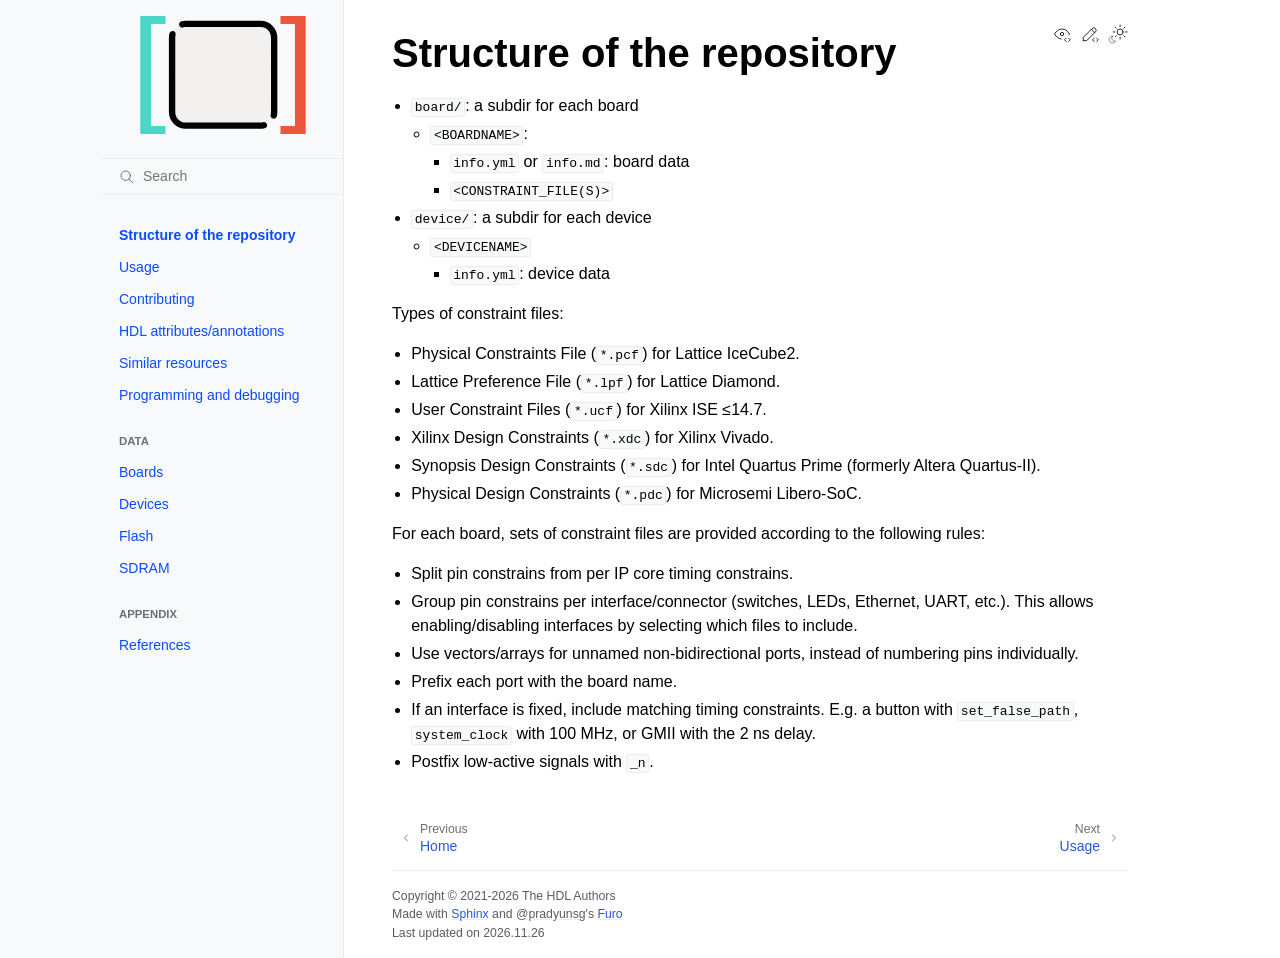
<file: Structure.html>
<!doctype html>
<html class="no-js" lang="en" data-content_root="./">
  <head><meta charset="utf-8">
    <meta name="viewport" content="width=device-width,initial-scale=1">
    <meta name="color-scheme" content="light dark"><meta name="viewport" content="width=device-width, initial-scale=1" />
<link rel="index" title="Index" href="genindex.html"><link rel="search" title="Search" href="search.html"><link rel="next" title="Usage" href="Usage.html"><link rel="prev" title="The FPGA Board Constraints Documentation" href="index.html">
        <link rel="prefetch" href="_static/logo.svg" as="image">

    <link rel="shortcut icon" href="_static/icon.png"><!-- Generated with Sphinx 9.0.4 and Furo 2025.12.19 -->
        <title>Structure of the repository - FPGA Board Constraints latest documentation</title>
      <link rel="stylesheet" type="text/css" href="_static/pygments.css?v=3dbc9e18" />
    <link rel="stylesheet" type="text/css" href="_static/styles/furo.css?v=7bdb33bb" />
    <link rel="stylesheet" type="text/css" href="_static/styles/furo-extensions.css?v=8dab3a3b" />
    
    


<style>
  body {
    --color-code-background: #232629;
  --color-code-foreground: #cccccc;
  
  }
  @media not print {
    body[data-theme="dark"] {
      --color-code-background: #202020;
  --color-code-foreground: #d0d0d0;
  
    }
    @media (prefers-color-scheme: dark) {
      body:not([data-theme="light"]) {
        --color-code-background: #202020;
  --color-code-foreground: #d0d0d0;
  
      }
    }
  }
</style></head>
  <body>
    
    <script>
      document.body.dataset.theme = localStorage.getItem("theme") || "auto";
    </script>
    

<svg xmlns="http://www.w3.org/2000/svg" style="display: none;">
  <symbol id="svg-toc" viewBox="0 0 24 24">
    <title>Contents</title>
    <svg stroke="currentColor" fill="currentColor" stroke-width="0" viewBox="0 0 1024 1024">
      <path d="M408 442h480c4.4 0 8-3.6 8-8v-56c0-4.4-3.6-8-8-8H408c-4.4 0-8 3.6-8 8v56c0 4.4 3.6 8 8 8zm-8 204c0 4.4 3.6 8 8 8h480c4.4 0 8-3.6 8-8v-56c0-4.4-3.6-8-8-8H408c-4.4 0-8 3.6-8 8v56zm504-486H120c-4.4 0-8 3.6-8 8v56c0 4.4 3.6 8 8 8h784c4.4 0 8-3.6 8-8v-56c0-4.4-3.6-8-8-8zm0 632H120c-4.4 0-8 3.6-8 8v56c0 4.4 3.6 8 8 8h784c4.4 0 8-3.6 8-8v-56c0-4.4-3.6-8-8-8zM115.4 518.9L271.7 642c5.8 4.6 14.4.5 14.4-6.9V388.9c0-7.4-8.5-11.5-14.4-6.9L115.4 505.1a8.74 8.74 0 0 0 0 13.8z"/>
    </svg>
  </symbol>
  <symbol id="svg-menu" viewBox="0 0 24 24">
    <title>Menu</title>
    <svg xmlns="http://www.w3.org/2000/svg" viewBox="0 0 24 24" fill="none" stroke="currentColor"
      stroke-width="2" stroke-linecap="round" stroke-linejoin="round" class="feather-menu">
      <line x1="3" y1="12" x2="21" y2="12"></line>
      <line x1="3" y1="6" x2="21" y2="6"></line>
      <line x1="3" y1="18" x2="21" y2="18"></line>
    </svg>
  </symbol>
  <symbol id="svg-arrow-right" viewBox="0 0 24 24">
    <title>Expand</title>
    <svg xmlns="http://www.w3.org/2000/svg" viewBox="0 0 24 24" fill="none" stroke="currentColor"
      stroke-width="2" stroke-linecap="round" stroke-linejoin="round" class="feather-chevron-right">
      <polyline points="9 18 15 12 9 6"></polyline>
    </svg>
  </symbol>
  <symbol id="svg-sun" viewBox="0 0 24 24">
    <title>Light mode</title>
    <svg xmlns="http://www.w3.org/2000/svg" viewBox="0 0 24 24" fill="none" stroke="currentColor"
      stroke-width="1" stroke-linecap="round" stroke-linejoin="round" class="feather-sun">
      <circle cx="12" cy="12" r="5"></circle>
      <line x1="12" y1="1" x2="12" y2="3"></line>
      <line x1="12" y1="21" x2="12" y2="23"></line>
      <line x1="4.22" y1="4.22" x2="5.64" y2="5.64"></line>
      <line x1="18.36" y1="18.36" x2="19.78" y2="19.78"></line>
      <line x1="1" y1="12" x2="3" y2="12"></line>
      <line x1="21" y1="12" x2="23" y2="12"></line>
      <line x1="4.22" y1="19.78" x2="5.64" y2="18.36"></line>
      <line x1="18.36" y1="5.64" x2="19.78" y2="4.22"></line>
    </svg>
  </symbol>
  <symbol id="svg-moon" viewBox="0 0 24 24">
    <title>Dark mode</title>
    <svg xmlns="http://www.w3.org/2000/svg" viewBox="0 0 24 24" fill="none" stroke="currentColor"
      stroke-width="1" stroke-linecap="round" stroke-linejoin="round" class="icon-tabler-moon">
      <path stroke="none" d="M0 0h24v24H0z" fill="none" />
      <path d="M12 3c.132 0 .263 0 .393 0a7.5 7.5 0 0 0 7.92 12.446a9 9 0 1 1 -8.313 -12.454z" />
    </svg>
  </symbol>
  <symbol id="svg-sun-with-moon" viewBox="0 0 24 24">
    <title>Auto light/dark, in light mode</title>
    <svg xmlns="http://www.w3.org/2000/svg" viewBox="0 0 24 24" fill="none" stroke="currentColor"
      stroke-width="1" stroke-linecap="round" stroke-linejoin="round"
      class="icon-custom-derived-from-feather-sun-and-tabler-moon">
      <path style="opacity: 50%" d="M 5.411 14.504 C 5.471 14.504 5.532 14.504 5.591 14.504 C 3.639 16.319 4.383 19.569 6.931 20.352 C 7.693 20.586 8.512 20.551 9.25 20.252 C 8.023 23.207 4.056 23.725 2.11 21.184 C 0.166 18.642 1.702 14.949 4.874 14.536 C 5.051 14.512 5.231 14.5 5.411 14.5 L 5.411 14.504 Z"/>
      <line x1="14.5" y1="3.25" x2="14.5" y2="1.25"/>
      <line x1="14.5" y1="15.85" x2="14.5" y2="17.85"/>
      <line x1="10.044" y1="5.094" x2="8.63" y2="3.68"/>
      <line x1="19" y1="14.05" x2="20.414" y2="15.464"/>
      <line x1="8.2" y1="9.55" x2="6.2" y2="9.55"/>
      <line x1="20.8" y1="9.55" x2="22.8" y2="9.55"/>
      <line x1="10.044" y1="14.006" x2="8.63" y2="15.42"/>
      <line x1="19" y1="5.05" x2="20.414" y2="3.636"/>
      <circle cx="14.5" cy="9.55" r="3.6"/>
    </svg>
  </symbol>
  <symbol id="svg-moon-with-sun" viewBox="0 0 24 24">
    <title>Auto light/dark, in dark mode</title>
    <svg xmlns="http://www.w3.org/2000/svg" viewBox="0 0 24 24" fill="none" stroke="currentColor"
      stroke-width="1" stroke-linecap="round" stroke-linejoin="round"
      class="icon-custom-derived-from-feather-sun-and-tabler-moon">
      <path d="M 8.282 7.007 C 8.385 7.007 8.494 7.007 8.595 7.007 C 5.18 10.184 6.481 15.869 10.942 17.24 C 12.275 17.648 13.706 17.589 15 17.066 C 12.851 22.236 5.91 23.143 2.505 18.696 C -0.897 14.249 1.791 7.786 7.342 7.063 C 7.652 7.021 7.965 7 8.282 7 L 8.282 7.007 Z"/>
      <line style="opacity: 50%" x1="18" y1="3.705" x2="18" y2="2.5"/>
      <line style="opacity: 50%" x1="18" y1="11.295" x2="18" y2="12.5"/>
      <line style="opacity: 50%" x1="15.316" y1="4.816" x2="14.464" y2="3.964"/>
      <line style="opacity: 50%" x1="20.711" y1="10.212" x2="21.563" y2="11.063"/>
      <line style="opacity: 50%" x1="14.205" y1="7.5" x2="13.001" y2="7.5"/>
      <line style="opacity: 50%" x1="21.795" y1="7.5" x2="23" y2="7.5"/>
      <line style="opacity: 50%" x1="15.316" y1="10.184" x2="14.464" y2="11.036"/>
      <line style="opacity: 50%" x1="20.711" y1="4.789" x2="21.563" y2="3.937"/>
      <circle style="opacity: 50%" cx="18" cy="7.5" r="2.169"/>
    </svg>
  </symbol>
  <symbol id="svg-pencil" viewBox="0 0 24 24">
    <svg xmlns="http://www.w3.org/2000/svg" viewBox="0 0 24 24" fill="none" stroke="currentColor"
      stroke-width="1" stroke-linecap="round" stroke-linejoin="round" class="icon-tabler-pencil-code">
      <path d="M4 20h4l10.5 -10.5a2.828 2.828 0 1 0 -4 -4l-10.5 10.5v4" />
      <path d="M13.5 6.5l4 4" />
      <path d="M20 21l2 -2l-2 -2" />
      <path d="M17 17l-2 2l2 2" />
    </svg>
  </symbol>
  <symbol id="svg-eye" viewBox="0 0 24 24">
    <svg xmlns="http://www.w3.org/2000/svg" viewBox="0 0 24 24" fill="none" stroke="currentColor"
      stroke-width="1" stroke-linecap="round" stroke-linejoin="round" class="icon-tabler-eye-code">
      <path stroke="none" d="M0 0h24v24H0z" fill="none" />
      <path d="M10 12a2 2 0 1 0 4 0a2 2 0 0 0 -4 0" />
      <path
        d="M11.11 17.958c-3.209 -.307 -5.91 -2.293 -8.11 -5.958c2.4 -4 5.4 -6 9 -6c3.6 0 6.6 2 9 6c-.21 .352 -.427 .688 -.647 1.008" />
      <path d="M20 21l2 -2l-2 -2" />
      <path d="M17 17l-2 2l2 2" />
    </svg>
  </symbol>
</svg>

<input type="checkbox" class="sidebar-toggle" name="__navigation" id="__navigation" aria-label="Toggle site navigation sidebar">
<input type="checkbox" class="sidebar-toggle" name="__toc" id="__toc" aria-label="Toggle table of contents sidebar">
<label class="overlay sidebar-overlay" for="__navigation"></label>
<label class="overlay toc-overlay" for="__toc"></label>

<a class="skip-to-content muted-link" href="#furo-main-content">Skip to content</a>



<div class="page">
  <header class="mobile-header">
    <div class="header-left">
      <label class="nav-overlay-icon" for="__navigation">
        <span class="icon"><svg><use href="#svg-menu"></use></svg></span>
      </label>
    </div>
    <div class="header-center">
      <a href="index.html"><div class="brand">FPGA Board Constraints latest documentation</div></a>
    </div>
    <div class="header-right">
      <div class="theme-toggle-container theme-toggle-header">
        <button class="theme-toggle" aria-label="Toggle Light / Dark / Auto color theme">
          <svg class="theme-icon-when-auto-light"><use href="#svg-sun-with-moon"></use></svg>
          <svg class="theme-icon-when-auto-dark"><use href="#svg-moon-with-sun"></use></svg>
          <svg class="theme-icon-when-dark"><use href="#svg-moon"></use></svg>
          <svg class="theme-icon-when-light"><use href="#svg-sun"></use></svg>
        </button>
      </div>
      <label class="toc-overlay-icon toc-header-icon no-toc" for="__toc">
        <span class="icon"><svg><use href="#svg-toc"></use></svg></span>
      </label>
    </div>
  </header>
  <aside class="sidebar-drawer">
    <div class="sidebar-container">
      
      <div class="sidebar-sticky"><a class="sidebar-brand" href="index.html">
  <div class="sidebar-logo-container">
    <img class="sidebar-logo" src="_static/logo.svg" alt="Logo"/>
  </div>
  
  
</a><form class="sidebar-search-container" method="get" action="search.html" role="search">
  <input class="sidebar-search" placeholder="Search" name="q" aria-label="Search">
  <input type="hidden" name="check_keywords" value="yes">
  <input type="hidden" name="area" value="default">
</form>
<div id="searchbox"></div><div class="sidebar-scroll"><div class="sidebar-tree">
  <ul class="current">
<li class="toctree-l1 current current-page"><a class="current reference internal" href="#">Structure of the repository</a></li>
<li class="toctree-l1"><a class="reference internal" href="Usage.html">Usage</a></li>
<li class="toctree-l1"><a class="reference internal" href="Contributing.html">Contributing</a></li>
<li class="toctree-l1"><a class="reference internal" href="Attributes.html">HDL attributes/annotations</a></li>
<li class="toctree-l1"><a class="reference internal" href="Similar.html">Similar resources</a></li>
<li class="toctree-l1"><a class="reference internal" href="ProgDebug.html">Programming and debugging</a></li>
</ul>
<p class="caption" role="heading"><span class="caption-text">Data</span></p>
<ul>
<li class="toctree-l1"><a class="reference internal" href="Data/Boards/index.html">Boards</a></li>
<li class="toctree-l1"><a class="reference internal" href="Data/Devices.html">Devices</a></li>
<li class="toctree-l1"><a class="reference internal" href="Data/Flash.html">Flash</a></li>
<li class="toctree-l1"><a class="reference internal" href="Data/SDRAM.html">SDRAM</a></li>
</ul>
<p class="caption" role="heading"><span class="caption-text">Appendix</span></p>
<ul>
<li class="toctree-l1"><a class="reference internal" href="References.html">References</a></li>
</ul>

</div>
</div>

      </div>
      
    </div>
  </aside>
  <div class="main">
    <div class="content">
      <div class="article-container">
        <a href="#" class="back-to-top muted-link">
          <svg xmlns="http://www.w3.org/2000/svg" viewBox="0 0 24 24">
            <path d="M13 20h-2V8l-5.5 5.5-1.42-1.42L12 4.16l7.92 7.92-1.42 1.42L13 8v12z"></path>
          </svg>
          <span>Back to top</span>
        </a>
        <div class="content-icon-container">
          <div class="view-this-page">
  <a class="muted-link" href="https://github.com/hdl/constraints/blob/main/doc/Structure.rst?plain=true" title="View this page">
    <svg><use href="#svg-eye"></use></svg>
    <span class="visually-hidden">View this page</span>
  </a>
</div><div class="edit-this-page">
  <a class="muted-link" href="https://github.com/hdl/constraints/edit/main/doc/Structure.rst" rel="edit" title="Edit this page">
    <svg><use href="#svg-pencil"></use></svg>
    <span class="visually-hidden">Edit this page</span>
  </a>
</div><div class="theme-toggle-container theme-toggle-content">
            <button class="theme-toggle" aria-label="Toggle Light / Dark / Auto color theme">
              <svg class="theme-icon-when-auto-light"><use href="#svg-sun-with-moon"></use></svg>
              <svg class="theme-icon-when-auto-dark"><use href="#svg-moon-with-sun"></use></svg>
              <svg class="theme-icon-when-dark"><use href="#svg-moon"></use></svg>
              <svg class="theme-icon-when-light"><use href="#svg-sun"></use></svg>
            </button>
          </div>
          <label class="toc-overlay-icon toc-content-icon no-toc" for="__toc">
            <span class="icon"><svg><use href="#svg-toc"></use></svg></span>
          </label>
        </div>
        <article role="main" id="furo-main-content">
          <section id="structure-of-the-repository">
<span id="structure"></span><h1>Structure of the repository<a class="headerlink" href="#structure-of-the-repository" title="Link to this heading">¶</a></h1>
<ul class="simple">
<li><p><code class="docutils literal notranslate"><span class="pre">board/</span></code>: a subdir for each board</p>
<ul>
<li><p><code class="docutils literal notranslate"><span class="pre">&lt;BOARDNAME&gt;</span></code>:</p>
<ul>
<li><p><code class="docutils literal notranslate"><span class="pre">info.yml</span></code> or <code class="docutils literal notranslate"><span class="pre">info.md</span></code>: board data</p></li>
<li><p><code class="docutils literal notranslate"><span class="pre">&lt;CONSTRAINT_FILE(S)&gt;</span></code></p></li>
</ul>
</li>
</ul>
</li>
<li><p><code class="docutils literal notranslate"><span class="pre">device/</span></code>: a subdir for each device</p>
<ul>
<li><p><code class="docutils literal notranslate"><span class="pre">&lt;DEVICENAME&gt;</span></code></p>
<ul>
<li><p><code class="docutils literal notranslate"><span class="pre">info.yml</span></code>: device data</p></li>
</ul>
</li>
</ul>
</li>
</ul>
<p>Types of constraint files:</p>
<ul class="simple">
<li><p>Physical Constraints File (<code class="docutils literal notranslate"><span class="pre">*.pcf</span></code>) for Lattice IceCube2.</p></li>
<li><p>Lattice Preference File (<code class="docutils literal notranslate"><span class="pre">*.lpf</span></code>) for Lattice Diamond.</p></li>
<li><p>User Constraint Files (<code class="docutils literal notranslate"><span class="pre">*.ucf</span></code>) for Xilinx ISE ≤14.7.</p></li>
<li><p>Xilinx Design Constraints (<code class="docutils literal notranslate"><span class="pre">*.xdc</span></code>) for Xilinx Vivado.</p></li>
<li><p>Synopsis Design Constraints (<code class="docutils literal notranslate"><span class="pre">*.sdc</span></code>) for Intel Quartus Prime (formerly Altera Quartus-II).</p></li>
<li><p>Physical Design Constraints (<code class="docutils literal notranslate"><span class="pre">*.pdc</span></code>) for Microsemi Libero-SoC.</p></li>
</ul>
<p>For each board, sets of constraint files are provided according to the following rules:</p>
<ul class="simple">
<li><p>Split pin constrains from per IP core timing constrains.</p></li>
<li><p>Group pin constrains per interface/connector (switches, LEDs, Ethernet, UART, etc.). This allows enabling/disabling interfaces by selecting which files to include.</p></li>
<li><p>Use vectors/arrays for unnamed non-bidirectional ports, instead of numbering pins individually.</p></li>
<li><p>Prefix each port with the board name.</p></li>
<li><p>If an interface is fixed, include matching timing constraints. E.g. a button with <code class="docutils literal notranslate"><span class="pre">set_false_path</span></code>, <code class="docutils literal notranslate"><span class="pre">system_clock</span></code> with 100 MHz, or GMII with the 2 ns delay.</p></li>
<li><p>Postfix low-active signals with <code class="docutils literal notranslate"><span class="pre">_n</span></code>.</p></li>
</ul>
</section>

        </article>
      </div>
      <footer>
        
        <div class="related-pages">
          <a class="next-page" href="Usage.html">
              <div class="page-info">
                <div class="context">
                  <span>Next</span>
                </div>
                <div class="title">Usage</div>
              </div>
              <svg class="furo-related-icon"><use href="#svg-arrow-right"></use></svg>
            </a>
          <a class="prev-page" href="index.html">
              <svg class="furo-related-icon"><use href="#svg-arrow-right"></use></svg>
              <div class="page-info">
                <div class="context">
                  <span>Previous</span>
                </div>
                
                <div class="title">Home</div>
                
              </div>
            </a>
        </div>
        <div class="bottom-of-page">
          <div class="left-details">
            <div class="copyright">
                Copyright &#169; 2021-2026 The HDL Authors
            </div>
            Made with <a href="https://www.sphinx-doc.org/">Sphinx</a> and <a class="muted-link" href="https://pradyunsg.me">@pradyunsg</a>'s
            
            <a href="https://github.com/pradyunsg/furo">Furo</a>
            <div class="last-updated">
              Last updated on 2026.11.26</div>
          </div>
          <div class="right-details">
            
          </div>
        </div>
        
      </footer>
    </div>
    <aside class="toc-drawer no-toc">
      
      
      
    </aside>
  </div>
</div><script src="_static/documentation_options.js?v=c6e86fd7"></script>
    <script src="_static/doctools.js?v=fd6eb6e6"></script>
    <script src="_static/sphinx_highlight.js?v=6ffebe34"></script>
    <script src="_static/scripts/furo.js?v=46bd48cc"></script>
    </body>
</html>
</file>
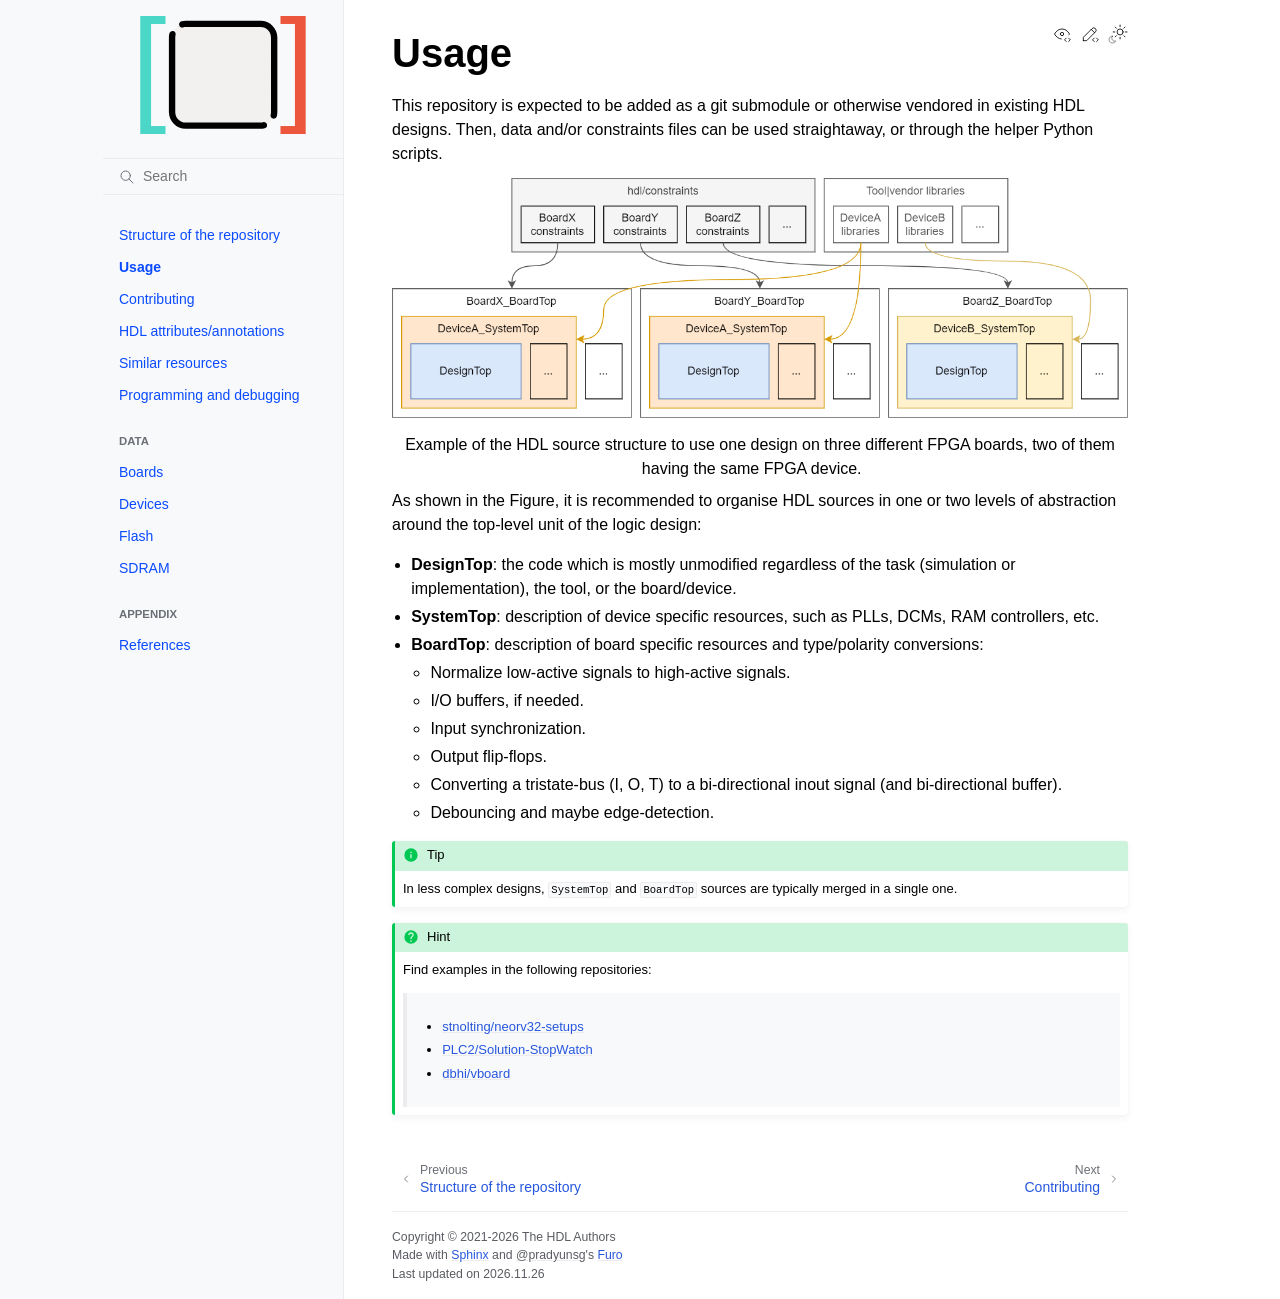
<file: Usage.html>
<!doctype html>
<html class="no-js" lang="en" data-content_root="./">
  <head><meta charset="utf-8">
    <meta name="viewport" content="width=device-width,initial-scale=1">
    <meta name="color-scheme" content="light dark"><meta name="viewport" content="width=device-width, initial-scale=1" />
<link rel="index" title="Index" href="genindex.html"><link rel="search" title="Search" href="search.html"><link rel="next" title="Contributing" href="Contributing.html"><link rel="prev" title="Structure of the repository" href="Structure.html">
        <link rel="prefetch" href="_static/logo.svg" as="image">

    <link rel="shortcut icon" href="_static/icon.png"><!-- Generated with Sphinx 9.0.4 and Furo 2025.12.19 -->
        <title>Usage - FPGA Board Constraints latest documentation</title>
      <link rel="stylesheet" type="text/css" href="_static/pygments.css?v=3dbc9e18" />
    <link rel="stylesheet" type="text/css" href="_static/styles/furo.css?v=7bdb33bb" />
    <link rel="stylesheet" type="text/css" href="_static/styles/furo-extensions.css?v=8dab3a3b" />
    
    


<style>
  body {
    --color-code-background: #232629;
  --color-code-foreground: #cccccc;
  
  }
  @media not print {
    body[data-theme="dark"] {
      --color-code-background: #202020;
  --color-code-foreground: #d0d0d0;
  
    }
    @media (prefers-color-scheme: dark) {
      body:not([data-theme="light"]) {
        --color-code-background: #202020;
  --color-code-foreground: #d0d0d0;
  
      }
    }
  }
</style></head>
  <body>
    
    <script>
      document.body.dataset.theme = localStorage.getItem("theme") || "auto";
    </script>
    

<svg xmlns="http://www.w3.org/2000/svg" style="display: none;">
  <symbol id="svg-toc" viewBox="0 0 24 24">
    <title>Contents</title>
    <svg stroke="currentColor" fill="currentColor" stroke-width="0" viewBox="0 0 1024 1024">
      <path d="M408 442h480c4.4 0 8-3.6 8-8v-56c0-4.4-3.6-8-8-8H408c-4.4 0-8 3.6-8 8v56c0 4.4 3.6 8 8 8zm-8 204c0 4.4 3.6 8 8 8h480c4.4 0 8-3.6 8-8v-56c0-4.4-3.6-8-8-8H408c-4.4 0-8 3.6-8 8v56zm504-486H120c-4.4 0-8 3.6-8 8v56c0 4.4 3.6 8 8 8h784c4.4 0 8-3.6 8-8v-56c0-4.4-3.6-8-8-8zm0 632H120c-4.4 0-8 3.6-8 8v56c0 4.4 3.6 8 8 8h784c4.4 0 8-3.6 8-8v-56c0-4.4-3.6-8-8-8zM115.4 518.9L271.7 642c5.8 4.6 14.4.5 14.4-6.9V388.9c0-7.4-8.5-11.5-14.4-6.9L115.4 505.1a8.74 8.74 0 0 0 0 13.8z"/>
    </svg>
  </symbol>
  <symbol id="svg-menu" viewBox="0 0 24 24">
    <title>Menu</title>
    <svg xmlns="http://www.w3.org/2000/svg" viewBox="0 0 24 24" fill="none" stroke="currentColor"
      stroke-width="2" stroke-linecap="round" stroke-linejoin="round" class="feather-menu">
      <line x1="3" y1="12" x2="21" y2="12"></line>
      <line x1="3" y1="6" x2="21" y2="6"></line>
      <line x1="3" y1="18" x2="21" y2="18"></line>
    </svg>
  </symbol>
  <symbol id="svg-arrow-right" viewBox="0 0 24 24">
    <title>Expand</title>
    <svg xmlns="http://www.w3.org/2000/svg" viewBox="0 0 24 24" fill="none" stroke="currentColor"
      stroke-width="2" stroke-linecap="round" stroke-linejoin="round" class="feather-chevron-right">
      <polyline points="9 18 15 12 9 6"></polyline>
    </svg>
  </symbol>
  <symbol id="svg-sun" viewBox="0 0 24 24">
    <title>Light mode</title>
    <svg xmlns="http://www.w3.org/2000/svg" viewBox="0 0 24 24" fill="none" stroke="currentColor"
      stroke-width="1" stroke-linecap="round" stroke-linejoin="round" class="feather-sun">
      <circle cx="12" cy="12" r="5"></circle>
      <line x1="12" y1="1" x2="12" y2="3"></line>
      <line x1="12" y1="21" x2="12" y2="23"></line>
      <line x1="4.22" y1="4.22" x2="5.64" y2="5.64"></line>
      <line x1="18.36" y1="18.36" x2="19.78" y2="19.78"></line>
      <line x1="1" y1="12" x2="3" y2="12"></line>
      <line x1="21" y1="12" x2="23" y2="12"></line>
      <line x1="4.22" y1="19.78" x2="5.64" y2="18.36"></line>
      <line x1="18.36" y1="5.64" x2="19.78" y2="4.22"></line>
    </svg>
  </symbol>
  <symbol id="svg-moon" viewBox="0 0 24 24">
    <title>Dark mode</title>
    <svg xmlns="http://www.w3.org/2000/svg" viewBox="0 0 24 24" fill="none" stroke="currentColor"
      stroke-width="1" stroke-linecap="round" stroke-linejoin="round" class="icon-tabler-moon">
      <path stroke="none" d="M0 0h24v24H0z" fill="none" />
      <path d="M12 3c.132 0 .263 0 .393 0a7.5 7.5 0 0 0 7.92 12.446a9 9 0 1 1 -8.313 -12.454z" />
    </svg>
  </symbol>
  <symbol id="svg-sun-with-moon" viewBox="0 0 24 24">
    <title>Auto light/dark, in light mode</title>
    <svg xmlns="http://www.w3.org/2000/svg" viewBox="0 0 24 24" fill="none" stroke="currentColor"
      stroke-width="1" stroke-linecap="round" stroke-linejoin="round"
      class="icon-custom-derived-from-feather-sun-and-tabler-moon">
      <path style="opacity: 50%" d="M 5.411 14.504 C 5.471 14.504 5.532 14.504 5.591 14.504 C 3.639 16.319 4.383 19.569 6.931 20.352 C 7.693 20.586 8.512 20.551 9.25 20.252 C 8.023 23.207 4.056 23.725 2.11 21.184 C 0.166 18.642 1.702 14.949 4.874 14.536 C 5.051 14.512 5.231 14.5 5.411 14.5 L 5.411 14.504 Z"/>
      <line x1="14.5" y1="3.25" x2="14.5" y2="1.25"/>
      <line x1="14.5" y1="15.85" x2="14.5" y2="17.85"/>
      <line x1="10.044" y1="5.094" x2="8.63" y2="3.68"/>
      <line x1="19" y1="14.05" x2="20.414" y2="15.464"/>
      <line x1="8.2" y1="9.55" x2="6.2" y2="9.55"/>
      <line x1="20.8" y1="9.55" x2="22.8" y2="9.55"/>
      <line x1="10.044" y1="14.006" x2="8.63" y2="15.42"/>
      <line x1="19" y1="5.05" x2="20.414" y2="3.636"/>
      <circle cx="14.5" cy="9.55" r="3.6"/>
    </svg>
  </symbol>
  <symbol id="svg-moon-with-sun" viewBox="0 0 24 24">
    <title>Auto light/dark, in dark mode</title>
    <svg xmlns="http://www.w3.org/2000/svg" viewBox="0 0 24 24" fill="none" stroke="currentColor"
      stroke-width="1" stroke-linecap="round" stroke-linejoin="round"
      class="icon-custom-derived-from-feather-sun-and-tabler-moon">
      <path d="M 8.282 7.007 C 8.385 7.007 8.494 7.007 8.595 7.007 C 5.18 10.184 6.481 15.869 10.942 17.24 C 12.275 17.648 13.706 17.589 15 17.066 C 12.851 22.236 5.91 23.143 2.505 18.696 C -0.897 14.249 1.791 7.786 7.342 7.063 C 7.652 7.021 7.965 7 8.282 7 L 8.282 7.007 Z"/>
      <line style="opacity: 50%" x1="18" y1="3.705" x2="18" y2="2.5"/>
      <line style="opacity: 50%" x1="18" y1="11.295" x2="18" y2="12.5"/>
      <line style="opacity: 50%" x1="15.316" y1="4.816" x2="14.464" y2="3.964"/>
      <line style="opacity: 50%" x1="20.711" y1="10.212" x2="21.563" y2="11.063"/>
      <line style="opacity: 50%" x1="14.205" y1="7.5" x2="13.001" y2="7.5"/>
      <line style="opacity: 50%" x1="21.795" y1="7.5" x2="23" y2="7.5"/>
      <line style="opacity: 50%" x1="15.316" y1="10.184" x2="14.464" y2="11.036"/>
      <line style="opacity: 50%" x1="20.711" y1="4.789" x2="21.563" y2="3.937"/>
      <circle style="opacity: 50%" cx="18" cy="7.5" r="2.169"/>
    </svg>
  </symbol>
  <symbol id="svg-pencil" viewBox="0 0 24 24">
    <svg xmlns="http://www.w3.org/2000/svg" viewBox="0 0 24 24" fill="none" stroke="currentColor"
      stroke-width="1" stroke-linecap="round" stroke-linejoin="round" class="icon-tabler-pencil-code">
      <path d="M4 20h4l10.5 -10.5a2.828 2.828 0 1 0 -4 -4l-10.5 10.5v4" />
      <path d="M13.5 6.5l4 4" />
      <path d="M20 21l2 -2l-2 -2" />
      <path d="M17 17l-2 2l2 2" />
    </svg>
  </symbol>
  <symbol id="svg-eye" viewBox="0 0 24 24">
    <svg xmlns="http://www.w3.org/2000/svg" viewBox="0 0 24 24" fill="none" stroke="currentColor"
      stroke-width="1" stroke-linecap="round" stroke-linejoin="round" class="icon-tabler-eye-code">
      <path stroke="none" d="M0 0h24v24H0z" fill="none" />
      <path d="M10 12a2 2 0 1 0 4 0a2 2 0 0 0 -4 0" />
      <path
        d="M11.11 17.958c-3.209 -.307 -5.91 -2.293 -8.11 -5.958c2.4 -4 5.4 -6 9 -6c3.6 0 6.6 2 9 6c-.21 .352 -.427 .688 -.647 1.008" />
      <path d="M20 21l2 -2l-2 -2" />
      <path d="M17 17l-2 2l2 2" />
    </svg>
  </symbol>
</svg>

<input type="checkbox" class="sidebar-toggle" name="__navigation" id="__navigation" aria-label="Toggle site navigation sidebar">
<input type="checkbox" class="sidebar-toggle" name="__toc" id="__toc" aria-label="Toggle table of contents sidebar">
<label class="overlay sidebar-overlay" for="__navigation"></label>
<label class="overlay toc-overlay" for="__toc"></label>

<a class="skip-to-content muted-link" href="#furo-main-content">Skip to content</a>



<div class="page">
  <header class="mobile-header">
    <div class="header-left">
      <label class="nav-overlay-icon" for="__navigation">
        <span class="icon"><svg><use href="#svg-menu"></use></svg></span>
      </label>
    </div>
    <div class="header-center">
      <a href="index.html"><div class="brand">FPGA Board Constraints latest documentation</div></a>
    </div>
    <div class="header-right">
      <div class="theme-toggle-container theme-toggle-header">
        <button class="theme-toggle" aria-label="Toggle Light / Dark / Auto color theme">
          <svg class="theme-icon-when-auto-light"><use href="#svg-sun-with-moon"></use></svg>
          <svg class="theme-icon-when-auto-dark"><use href="#svg-moon-with-sun"></use></svg>
          <svg class="theme-icon-when-dark"><use href="#svg-moon"></use></svg>
          <svg class="theme-icon-when-light"><use href="#svg-sun"></use></svg>
        </button>
      </div>
      <label class="toc-overlay-icon toc-header-icon no-toc" for="__toc">
        <span class="icon"><svg><use href="#svg-toc"></use></svg></span>
      </label>
    </div>
  </header>
  <aside class="sidebar-drawer">
    <div class="sidebar-container">
      
      <div class="sidebar-sticky"><a class="sidebar-brand" href="index.html">
  <div class="sidebar-logo-container">
    <img class="sidebar-logo" src="_static/logo.svg" alt="Logo"/>
  </div>
  
  
</a><form class="sidebar-search-container" method="get" action="search.html" role="search">
  <input class="sidebar-search" placeholder="Search" name="q" aria-label="Search">
  <input type="hidden" name="check_keywords" value="yes">
  <input type="hidden" name="area" value="default">
</form>
<div id="searchbox"></div><div class="sidebar-scroll"><div class="sidebar-tree">
  <ul class="current">
<li class="toctree-l1"><a class="reference internal" href="Structure.html">Structure of the repository</a></li>
<li class="toctree-l1 current current-page"><a class="current reference internal" href="#">Usage</a></li>
<li class="toctree-l1"><a class="reference internal" href="Contributing.html">Contributing</a></li>
<li class="toctree-l1"><a class="reference internal" href="Attributes.html">HDL attributes/annotations</a></li>
<li class="toctree-l1"><a class="reference internal" href="Similar.html">Similar resources</a></li>
<li class="toctree-l1"><a class="reference internal" href="ProgDebug.html">Programming and debugging</a></li>
</ul>
<p class="caption" role="heading"><span class="caption-text">Data</span></p>
<ul>
<li class="toctree-l1"><a class="reference internal" href="Data/Boards/index.html">Boards</a></li>
<li class="toctree-l1"><a class="reference internal" href="Data/Devices.html">Devices</a></li>
<li class="toctree-l1"><a class="reference internal" href="Data/Flash.html">Flash</a></li>
<li class="toctree-l1"><a class="reference internal" href="Data/SDRAM.html">SDRAM</a></li>
</ul>
<p class="caption" role="heading"><span class="caption-text">Appendix</span></p>
<ul>
<li class="toctree-l1"><a class="reference internal" href="References.html">References</a></li>
</ul>

</div>
</div>

      </div>
      
    </div>
  </aside>
  <div class="main">
    <div class="content">
      <div class="article-container">
        <a href="#" class="back-to-top muted-link">
          <svg xmlns="http://www.w3.org/2000/svg" viewBox="0 0 24 24">
            <path d="M13 20h-2V8l-5.5 5.5-1.42-1.42L12 4.16l7.92 7.92-1.42 1.42L13 8v12z"></path>
          </svg>
          <span>Back to top</span>
        </a>
        <div class="content-icon-container">
          <div class="view-this-page">
  <a class="muted-link" href="https://github.com/hdl/constraints/blob/main/doc/Usage.rst?plain=true" title="View this page">
    <svg><use href="#svg-eye"></use></svg>
    <span class="visually-hidden">View this page</span>
  </a>
</div><div class="edit-this-page">
  <a class="muted-link" href="https://github.com/hdl/constraints/edit/main/doc/Usage.rst" rel="edit" title="Edit this page">
    <svg><use href="#svg-pencil"></use></svg>
    <span class="visually-hidden">Edit this page</span>
  </a>
</div><div class="theme-toggle-container theme-toggle-content">
            <button class="theme-toggle" aria-label="Toggle Light / Dark / Auto color theme">
              <svg class="theme-icon-when-auto-light"><use href="#svg-sun-with-moon"></use></svg>
              <svg class="theme-icon-when-auto-dark"><use href="#svg-moon-with-sun"></use></svg>
              <svg class="theme-icon-when-dark"><use href="#svg-moon"></use></svg>
              <svg class="theme-icon-when-light"><use href="#svg-sun"></use></svg>
            </button>
          </div>
          <label class="toc-overlay-icon toc-content-icon no-toc" for="__toc">
            <span class="icon"><svg><use href="#svg-toc"></use></svg></span>
          </label>
        </div>
        <article role="main" id="furo-main-content">
          <section id="usage">
<span id="id1"></span><h1>Usage<a class="headerlink" href="#usage" title="Link to this heading">¶</a></h1>
<p>This repository is expected to be added as a git submodule or otherwise vendored in existing HDL designs.
Then, data and/or constraints files can be used straightaway, or through the helper Python scripts.</p>
<figure class="align-center" id="id2">
<a class="reference external image-reference" href="https://github.com/hdl/constraints"><img alt="_images/usage.png" src="_images/usage.png" />
</a>
<figcaption>
<p><span class="caption-text">Example of the HDL source structure to use one design on three different FPGA boards, two of them having the same
FPGA device.</span><a class="headerlink" href="#id2" title="Link to this image">¶</a></p>
</figcaption>
</figure>
<p>As shown in the Figure, it is recommended to organise HDL sources in one or two levels of abstraction around the
top-level unit of the logic design:</p>
<ul class="simple">
<li><p><strong>DesignTop</strong>: the code which is mostly unmodified regardless of the task (simulation or implementation), the
tool, or the board/device.</p></li>
<li><p><strong>SystemTop</strong>: description of device specific resources, such as PLLs, DCMs, RAM controllers, etc.</p></li>
<li><p><strong>BoardTop</strong>: description of board specific resources and type/polarity conversions:</p>
<ul>
<li><p>Normalize low-active signals to high-active signals.</p></li>
<li><p>I/O buffers, if needed.</p></li>
<li><p>Input synchronization.</p></li>
<li><p>Output flip-flops.</p></li>
<li><p>Converting a tristate-bus (I, O, T) to a bi-directional inout signal (and bi-directional buffer).</p></li>
<li><p>Debouncing and maybe edge-detection.</p></li>
</ul>
</li>
</ul>
<div class="admonition tip">
<p class="admonition-title">Tip</p>
<p>In less complex designs, <code class="docutils literal notranslate"><span class="pre">SystemTop</span></code> and <code class="docutils literal notranslate"><span class="pre">BoardTop</span></code> sources are typically merged in a single one.</p>
</div>
<div class="admonition hint">
<p class="admonition-title">Hint</p>
<p>Find examples in the following repositories:</p>
<blockquote>
<div><ul class="simple">
<li><p><a class="extlink-ghrepo reference external" href="https://github.com/stnolting/neorv32-setups">stnolting/neorv32-setups</a></p></li>
<li><p><a class="extlink-ghrepo reference external" href="https://github.com/PLC2/Solution-StopWatch">PLC2/Solution-StopWatch</a></p></li>
<li><p><a class="extlink-ghrepo reference external" href="https://github.com/dbhi/vboard">dbhi/vboard</a></p></li>
</ul>
</div></blockquote>
</div>
</section>

        </article>
      </div>
      <footer>
        
        <div class="related-pages">
          <a class="next-page" href="Contributing.html">
              <div class="page-info">
                <div class="context">
                  <span>Next</span>
                </div>
                <div class="title">Contributing</div>
              </div>
              <svg class="furo-related-icon"><use href="#svg-arrow-right"></use></svg>
            </a>
          <a class="prev-page" href="Structure.html">
              <svg class="furo-related-icon"><use href="#svg-arrow-right"></use></svg>
              <div class="page-info">
                <div class="context">
                  <span>Previous</span>
                </div>
                
                <div class="title">Structure of the repository</div>
                
              </div>
            </a>
        </div>
        <div class="bottom-of-page">
          <div class="left-details">
            <div class="copyright">
                Copyright &#169; 2021-2026 The HDL Authors
            </div>
            Made with <a href="https://www.sphinx-doc.org/">Sphinx</a> and <a class="muted-link" href="https://pradyunsg.me">@pradyunsg</a>'s
            
            <a href="https://github.com/pradyunsg/furo">Furo</a>
            <div class="last-updated">
              Last updated on 2026.11.26</div>
          </div>
          <div class="right-details">
            
          </div>
        </div>
        
      </footer>
    </div>
    <aside class="toc-drawer no-toc">
      
      
      
    </aside>
  </div>
</div><script src="_static/documentation_options.js?v=c6e86fd7"></script>
    <script src="_static/doctools.js?v=fd6eb6e6"></script>
    <script src="_static/sphinx_highlight.js?v=6ffebe34"></script>
    <script src="_static/scripts/furo.js?v=46bd48cc"></script>
    </body>
</html>
</file>
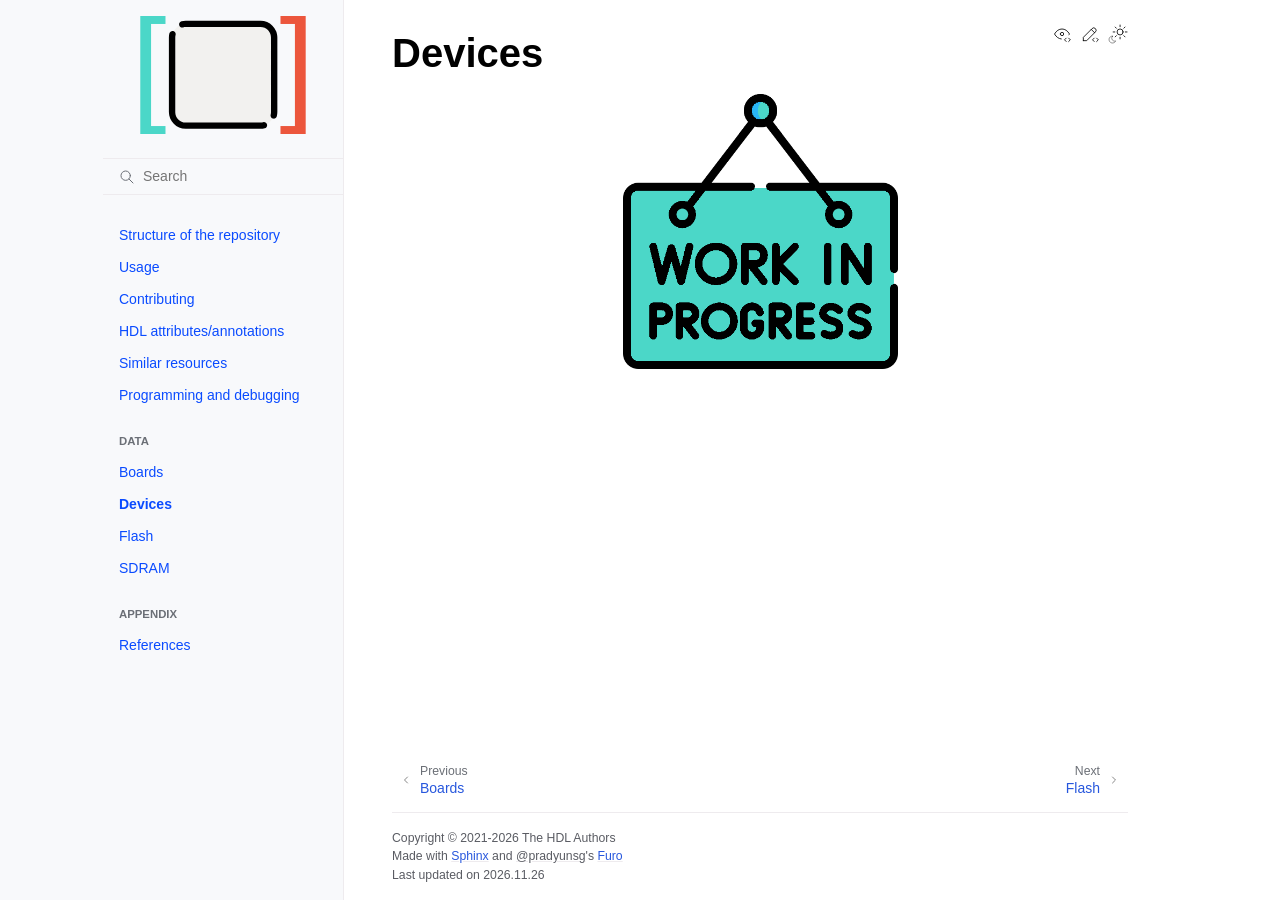
<file: Data/Devices.html>
<!doctype html>
<html class="no-js" lang="en" data-content_root="../">
  <head><meta charset="utf-8">
    <meta name="viewport" content="width=device-width,initial-scale=1">
    <meta name="color-scheme" content="light dark"><meta name="viewport" content="width=device-width, initial-scale=1" />
<link rel="index" title="Index" href="../genindex.html"><link rel="search" title="Search" href="../search.html"><link rel="next" title="Flash" href="Flash.html"><link rel="prev" title="Boards" href="Boards/index.html">
        <link rel="prefetch" href="../_static/logo.svg" as="image">

    <link rel="shortcut icon" href="../_static/icon.png"><!-- Generated with Sphinx 9.0.4 and Furo 2025.12.19 -->
        <title>Devices - FPGA Board Constraints latest documentation</title>
      <link rel="stylesheet" type="text/css" href="../_static/pygments.css?v=3dbc9e18" />
    <link rel="stylesheet" type="text/css" href="../_static/styles/furo.css?v=7bdb33bb" />
    <link rel="stylesheet" type="text/css" href="../_static/styles/furo-extensions.css?v=8dab3a3b" />
    
    


<style>
  body {
    --color-code-background: #232629;
  --color-code-foreground: #cccccc;
  
  }
  @media not print {
    body[data-theme="dark"] {
      --color-code-background: #202020;
  --color-code-foreground: #d0d0d0;
  
    }
    @media (prefers-color-scheme: dark) {
      body:not([data-theme="light"]) {
        --color-code-background: #202020;
  --color-code-foreground: #d0d0d0;
  
      }
    }
  }
</style></head>
  <body>
    
    <script>
      document.body.dataset.theme = localStorage.getItem("theme") || "auto";
    </script>
    

<svg xmlns="http://www.w3.org/2000/svg" style="display: none;">
  <symbol id="svg-toc" viewBox="0 0 24 24">
    <title>Contents</title>
    <svg stroke="currentColor" fill="currentColor" stroke-width="0" viewBox="0 0 1024 1024">
      <path d="M408 442h480c4.4 0 8-3.6 8-8v-56c0-4.4-3.6-8-8-8H408c-4.4 0-8 3.6-8 8v56c0 4.4 3.6 8 8 8zm-8 204c0 4.4 3.6 8 8 8h480c4.4 0 8-3.6 8-8v-56c0-4.4-3.6-8-8-8H408c-4.4 0-8 3.6-8 8v56zm504-486H120c-4.4 0-8 3.6-8 8v56c0 4.4 3.6 8 8 8h784c4.4 0 8-3.6 8-8v-56c0-4.4-3.6-8-8-8zm0 632H120c-4.4 0-8 3.6-8 8v56c0 4.4 3.6 8 8 8h784c4.4 0 8-3.6 8-8v-56c0-4.4-3.6-8-8-8zM115.4 518.9L271.7 642c5.8 4.6 14.4.5 14.4-6.9V388.9c0-7.4-8.5-11.5-14.4-6.9L115.4 505.1a8.74 8.74 0 0 0 0 13.8z"/>
    </svg>
  </symbol>
  <symbol id="svg-menu" viewBox="0 0 24 24">
    <title>Menu</title>
    <svg xmlns="http://www.w3.org/2000/svg" viewBox="0 0 24 24" fill="none" stroke="currentColor"
      stroke-width="2" stroke-linecap="round" stroke-linejoin="round" class="feather-menu">
      <line x1="3" y1="12" x2="21" y2="12"></line>
      <line x1="3" y1="6" x2="21" y2="6"></line>
      <line x1="3" y1="18" x2="21" y2="18"></line>
    </svg>
  </symbol>
  <symbol id="svg-arrow-right" viewBox="0 0 24 24">
    <title>Expand</title>
    <svg xmlns="http://www.w3.org/2000/svg" viewBox="0 0 24 24" fill="none" stroke="currentColor"
      stroke-width="2" stroke-linecap="round" stroke-linejoin="round" class="feather-chevron-right">
      <polyline points="9 18 15 12 9 6"></polyline>
    </svg>
  </symbol>
  <symbol id="svg-sun" viewBox="0 0 24 24">
    <title>Light mode</title>
    <svg xmlns="http://www.w3.org/2000/svg" viewBox="0 0 24 24" fill="none" stroke="currentColor"
      stroke-width="1" stroke-linecap="round" stroke-linejoin="round" class="feather-sun">
      <circle cx="12" cy="12" r="5"></circle>
      <line x1="12" y1="1" x2="12" y2="3"></line>
      <line x1="12" y1="21" x2="12" y2="23"></line>
      <line x1="4.22" y1="4.22" x2="5.64" y2="5.64"></line>
      <line x1="18.36" y1="18.36" x2="19.78" y2="19.78"></line>
      <line x1="1" y1="12" x2="3" y2="12"></line>
      <line x1="21" y1="12" x2="23" y2="12"></line>
      <line x1="4.22" y1="19.78" x2="5.64" y2="18.36"></line>
      <line x1="18.36" y1="5.64" x2="19.78" y2="4.22"></line>
    </svg>
  </symbol>
  <symbol id="svg-moon" viewBox="0 0 24 24">
    <title>Dark mode</title>
    <svg xmlns="http://www.w3.org/2000/svg" viewBox="0 0 24 24" fill="none" stroke="currentColor"
      stroke-width="1" stroke-linecap="round" stroke-linejoin="round" class="icon-tabler-moon">
      <path stroke="none" d="M0 0h24v24H0z" fill="none" />
      <path d="M12 3c.132 0 .263 0 .393 0a7.5 7.5 0 0 0 7.92 12.446a9 9 0 1 1 -8.313 -12.454z" />
    </svg>
  </symbol>
  <symbol id="svg-sun-with-moon" viewBox="0 0 24 24">
    <title>Auto light/dark, in light mode</title>
    <svg xmlns="http://www.w3.org/2000/svg" viewBox="0 0 24 24" fill="none" stroke="currentColor"
      stroke-width="1" stroke-linecap="round" stroke-linejoin="round"
      class="icon-custom-derived-from-feather-sun-and-tabler-moon">
      <path style="opacity: 50%" d="M 5.411 14.504 C 5.471 14.504 5.532 14.504 5.591 14.504 C 3.639 16.319 4.383 19.569 6.931 20.352 C 7.693 20.586 8.512 20.551 9.25 20.252 C 8.023 23.207 4.056 23.725 2.11 21.184 C 0.166 18.642 1.702 14.949 4.874 14.536 C 5.051 14.512 5.231 14.5 5.411 14.5 L 5.411 14.504 Z"/>
      <line x1="14.5" y1="3.25" x2="14.5" y2="1.25"/>
      <line x1="14.5" y1="15.85" x2="14.5" y2="17.85"/>
      <line x1="10.044" y1="5.094" x2="8.63" y2="3.68"/>
      <line x1="19" y1="14.05" x2="20.414" y2="15.464"/>
      <line x1="8.2" y1="9.55" x2="6.2" y2="9.55"/>
      <line x1="20.8" y1="9.55" x2="22.8" y2="9.55"/>
      <line x1="10.044" y1="14.006" x2="8.63" y2="15.42"/>
      <line x1="19" y1="5.05" x2="20.414" y2="3.636"/>
      <circle cx="14.5" cy="9.55" r="3.6"/>
    </svg>
  </symbol>
  <symbol id="svg-moon-with-sun" viewBox="0 0 24 24">
    <title>Auto light/dark, in dark mode</title>
    <svg xmlns="http://www.w3.org/2000/svg" viewBox="0 0 24 24" fill="none" stroke="currentColor"
      stroke-width="1" stroke-linecap="round" stroke-linejoin="round"
      class="icon-custom-derived-from-feather-sun-and-tabler-moon">
      <path d="M 8.282 7.007 C 8.385 7.007 8.494 7.007 8.595 7.007 C 5.18 10.184 6.481 15.869 10.942 17.24 C 12.275 17.648 13.706 17.589 15 17.066 C 12.851 22.236 5.91 23.143 2.505 18.696 C -0.897 14.249 1.791 7.786 7.342 7.063 C 7.652 7.021 7.965 7 8.282 7 L 8.282 7.007 Z"/>
      <line style="opacity: 50%" x1="18" y1="3.705" x2="18" y2="2.5"/>
      <line style="opacity: 50%" x1="18" y1="11.295" x2="18" y2="12.5"/>
      <line style="opacity: 50%" x1="15.316" y1="4.816" x2="14.464" y2="3.964"/>
      <line style="opacity: 50%" x1="20.711" y1="10.212" x2="21.563" y2="11.063"/>
      <line style="opacity: 50%" x1="14.205" y1="7.5" x2="13.001" y2="7.5"/>
      <line style="opacity: 50%" x1="21.795" y1="7.5" x2="23" y2="7.5"/>
      <line style="opacity: 50%" x1="15.316" y1="10.184" x2="14.464" y2="11.036"/>
      <line style="opacity: 50%" x1="20.711" y1="4.789" x2="21.563" y2="3.937"/>
      <circle style="opacity: 50%" cx="18" cy="7.5" r="2.169"/>
    </svg>
  </symbol>
  <symbol id="svg-pencil" viewBox="0 0 24 24">
    <svg xmlns="http://www.w3.org/2000/svg" viewBox="0 0 24 24" fill="none" stroke="currentColor"
      stroke-width="1" stroke-linecap="round" stroke-linejoin="round" class="icon-tabler-pencil-code">
      <path d="M4 20h4l10.5 -10.5a2.828 2.828 0 1 0 -4 -4l-10.5 10.5v4" />
      <path d="M13.5 6.5l4 4" />
      <path d="M20 21l2 -2l-2 -2" />
      <path d="M17 17l-2 2l2 2" />
    </svg>
  </symbol>
  <symbol id="svg-eye" viewBox="0 0 24 24">
    <svg xmlns="http://www.w3.org/2000/svg" viewBox="0 0 24 24" fill="none" stroke="currentColor"
      stroke-width="1" stroke-linecap="round" stroke-linejoin="round" class="icon-tabler-eye-code">
      <path stroke="none" d="M0 0h24v24H0z" fill="none" />
      <path d="M10 12a2 2 0 1 0 4 0a2 2 0 0 0 -4 0" />
      <path
        d="M11.11 17.958c-3.209 -.307 -5.91 -2.293 -8.11 -5.958c2.4 -4 5.4 -6 9 -6c3.6 0 6.6 2 9 6c-.21 .352 -.427 .688 -.647 1.008" />
      <path d="M20 21l2 -2l-2 -2" />
      <path d="M17 17l-2 2l2 2" />
    </svg>
  </symbol>
</svg>

<input type="checkbox" class="sidebar-toggle" name="__navigation" id="__navigation" aria-label="Toggle site navigation sidebar">
<input type="checkbox" class="sidebar-toggle" name="__toc" id="__toc" aria-label="Toggle table of contents sidebar">
<label class="overlay sidebar-overlay" for="__navigation"></label>
<label class="overlay toc-overlay" for="__toc"></label>

<a class="skip-to-content muted-link" href="#furo-main-content">Skip to content</a>



<div class="page">
  <header class="mobile-header">
    <div class="header-left">
      <label class="nav-overlay-icon" for="__navigation">
        <span class="icon"><svg><use href="#svg-menu"></use></svg></span>
      </label>
    </div>
    <div class="header-center">
      <a href="../index.html"><div class="brand">FPGA Board Constraints latest documentation</div></a>
    </div>
    <div class="header-right">
      <div class="theme-toggle-container theme-toggle-header">
        <button class="theme-toggle" aria-label="Toggle Light / Dark / Auto color theme">
          <svg class="theme-icon-when-auto-light"><use href="#svg-sun-with-moon"></use></svg>
          <svg class="theme-icon-when-auto-dark"><use href="#svg-moon-with-sun"></use></svg>
          <svg class="theme-icon-when-dark"><use href="#svg-moon"></use></svg>
          <svg class="theme-icon-when-light"><use href="#svg-sun"></use></svg>
        </button>
      </div>
      <label class="toc-overlay-icon toc-header-icon no-toc" for="__toc">
        <span class="icon"><svg><use href="#svg-toc"></use></svg></span>
      </label>
    </div>
  </header>
  <aside class="sidebar-drawer">
    <div class="sidebar-container">
      
      <div class="sidebar-sticky"><a class="sidebar-brand" href="../index.html">
  <div class="sidebar-logo-container">
    <img class="sidebar-logo" src="../_static/logo.svg" alt="Logo"/>
  </div>
  
  
</a><form class="sidebar-search-container" method="get" action="../search.html" role="search">
  <input class="sidebar-search" placeholder="Search" name="q" aria-label="Search">
  <input type="hidden" name="check_keywords" value="yes">
  <input type="hidden" name="area" value="default">
</form>
<div id="searchbox"></div><div class="sidebar-scroll"><div class="sidebar-tree">
  <ul>
<li class="toctree-l1"><a class="reference internal" href="../Structure.html">Structure of the repository</a></li>
<li class="toctree-l1"><a class="reference internal" href="../Usage.html">Usage</a></li>
<li class="toctree-l1"><a class="reference internal" href="../Contributing.html">Contributing</a></li>
<li class="toctree-l1"><a class="reference internal" href="../Attributes.html">HDL attributes/annotations</a></li>
<li class="toctree-l1"><a class="reference internal" href="../Similar.html">Similar resources</a></li>
<li class="toctree-l1"><a class="reference internal" href="../ProgDebug.html">Programming and debugging</a></li>
</ul>
<p class="caption" role="heading"><span class="caption-text">Data</span></p>
<ul class="current">
<li class="toctree-l1"><a class="reference internal" href="Boards/index.html">Boards</a></li>
<li class="toctree-l1 current current-page"><a class="current reference internal" href="#">Devices</a></li>
<li class="toctree-l1"><a class="reference internal" href="Flash.html">Flash</a></li>
<li class="toctree-l1"><a class="reference internal" href="SDRAM.html">SDRAM</a></li>
</ul>
<p class="caption" role="heading"><span class="caption-text">Appendix</span></p>
<ul>
<li class="toctree-l1"><a class="reference internal" href="../References.html">References</a></li>
</ul>

</div>
</div>

      </div>
      
    </div>
  </aside>
  <div class="main">
    <div class="content">
      <div class="article-container">
        <a href="#" class="back-to-top muted-link">
          <svg xmlns="http://www.w3.org/2000/svg" viewBox="0 0 24 24">
            <path d="M13 20h-2V8l-5.5 5.5-1.42-1.42L12 4.16l7.92 7.92-1.42 1.42L13 8v12z"></path>
          </svg>
          <span>Back to top</span>
        </a>
        <div class="content-icon-container">
          <div class="view-this-page">
  <a class="muted-link" href="https://github.com/hdl/constraints/blob/main/doc/Data/Devices.rst?plain=true" title="View this page">
    <svg><use href="#svg-eye"></use></svg>
    <span class="visually-hidden">View this page</span>
  </a>
</div><div class="edit-this-page">
  <a class="muted-link" href="https://github.com/hdl/constraints/edit/main/doc/Data/Devices.rst" rel="edit" title="Edit this page">
    <svg><use href="#svg-pencil"></use></svg>
    <span class="visually-hidden">Edit this page</span>
  </a>
</div><div class="theme-toggle-container theme-toggle-content">
            <button class="theme-toggle" aria-label="Toggle Light / Dark / Auto color theme">
              <svg class="theme-icon-when-auto-light"><use href="#svg-sun-with-moon"></use></svg>
              <svg class="theme-icon-when-auto-dark"><use href="#svg-moon-with-sun"></use></svg>
              <svg class="theme-icon-when-dark"><use href="#svg-moon"></use></svg>
              <svg class="theme-icon-when-light"><use href="#svg-sun"></use></svg>
            </button>
          </div>
          <label class="toc-overlay-icon toc-content-icon no-toc" for="__toc">
            <span class="icon"><svg><use href="#svg-toc"></use></svg></span>
          </label>
        </div>
        <article role="main" id="furo-main-content">
          <section id="devices">
<h1>Devices<a class="headerlink" href="#devices" title="Link to this heading">¶</a></h1>
<a class="reference external image-reference" href="https://github.com/hdl/constraints"><img alt="../_images/work-in-progress.png" class="align-center" src="../_images/work-in-progress.png" style="height: 275px;" />
</a>
</section>

        </article>
      </div>
      <footer>
        
        <div class="related-pages">
          <a class="next-page" href="Flash.html">
              <div class="page-info">
                <div class="context">
                  <span>Next</span>
                </div>
                <div class="title">Flash</div>
              </div>
              <svg class="furo-related-icon"><use href="#svg-arrow-right"></use></svg>
            </a>
          <a class="prev-page" href="Boards/index.html">
              <svg class="furo-related-icon"><use href="#svg-arrow-right"></use></svg>
              <div class="page-info">
                <div class="context">
                  <span>Previous</span>
                </div>
                
                <div class="title">Boards</div>
                
              </div>
            </a>
        </div>
        <div class="bottom-of-page">
          <div class="left-details">
            <div class="copyright">
                Copyright &#169; 2021-2026 The HDL Authors
            </div>
            Made with <a href="https://www.sphinx-doc.org/">Sphinx</a> and <a class="muted-link" href="https://pradyunsg.me">@pradyunsg</a>'s
            
            <a href="https://github.com/pradyunsg/furo">Furo</a>
            <div class="last-updated">
              Last updated on 2026.11.26</div>
          </div>
          <div class="right-details">
            
          </div>
        </div>
        
      </footer>
    </div>
    <aside class="toc-drawer no-toc">
      
      
      
    </aside>
  </div>
</div><script src="../_static/documentation_options.js?v=c6e86fd7"></script>
    <script src="../_static/doctools.js?v=fd6eb6e6"></script>
    <script src="../_static/sphinx_highlight.js?v=6ffebe34"></script>
    <script src="../_static/scripts/furo.js?v=46bd48cc"></script>
    </body>
</html>
</file>
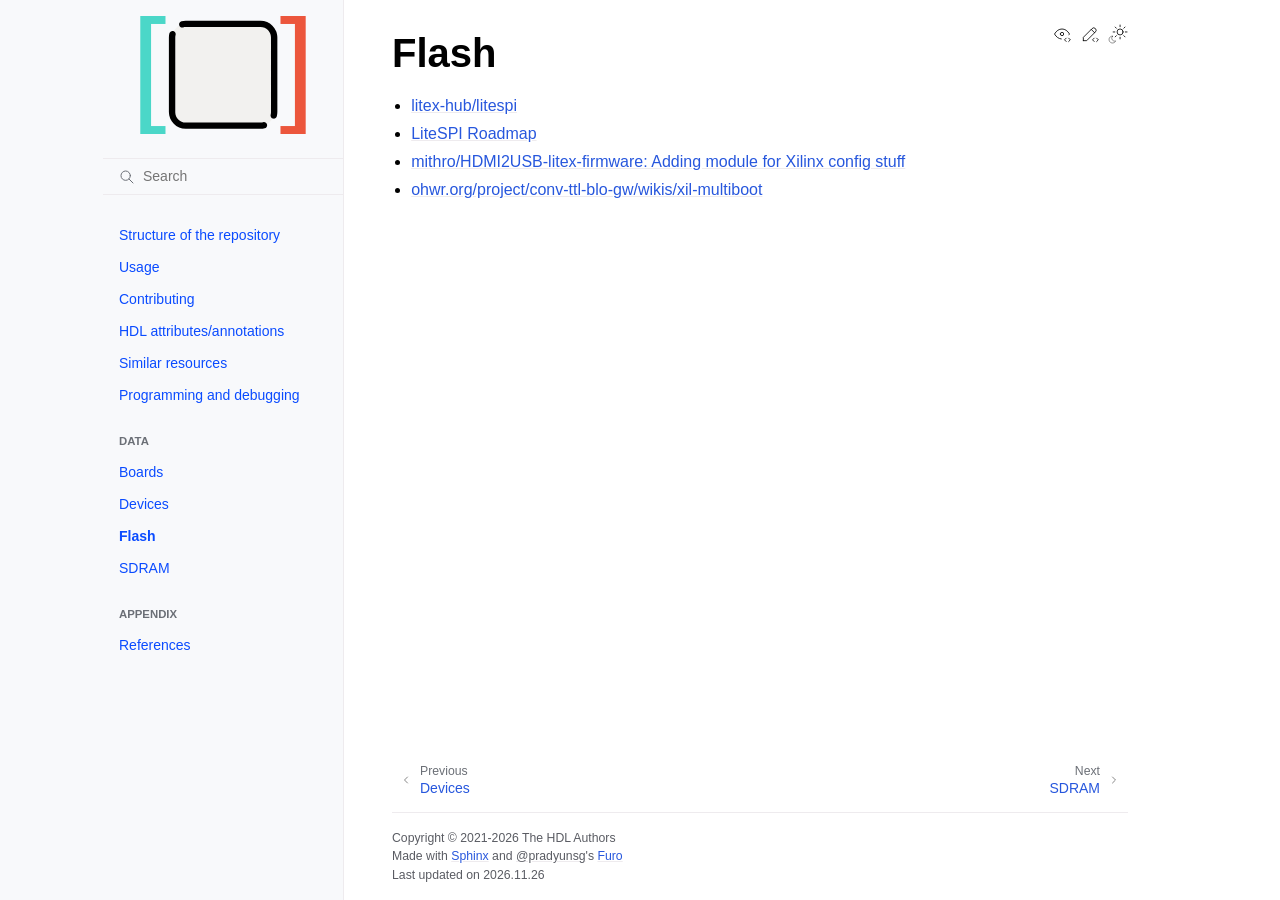
<file: Data/Flash.html>
<!doctype html>
<html class="no-js" lang="en" data-content_root="../">
  <head><meta charset="utf-8">
    <meta name="viewport" content="width=device-width,initial-scale=1">
    <meta name="color-scheme" content="light dark"><meta name="viewport" content="width=device-width, initial-scale=1" />
<link rel="index" title="Index" href="../genindex.html"><link rel="search" title="Search" href="../search.html"><link rel="next" title="SDRAM" href="SDRAM.html"><link rel="prev" title="Devices" href="Devices.html">
        <link rel="prefetch" href="../_static/logo.svg" as="image">

    <link rel="shortcut icon" href="../_static/icon.png"><!-- Generated with Sphinx 9.0.4 and Furo 2025.12.19 -->
        <title>Flash - FPGA Board Constraints latest documentation</title>
      <link rel="stylesheet" type="text/css" href="../_static/pygments.css?v=3dbc9e18" />
    <link rel="stylesheet" type="text/css" href="../_static/styles/furo.css?v=7bdb33bb" />
    <link rel="stylesheet" type="text/css" href="../_static/styles/furo-extensions.css?v=8dab3a3b" />
    
    


<style>
  body {
    --color-code-background: #232629;
  --color-code-foreground: #cccccc;
  
  }
  @media not print {
    body[data-theme="dark"] {
      --color-code-background: #202020;
  --color-code-foreground: #d0d0d0;
  
    }
    @media (prefers-color-scheme: dark) {
      body:not([data-theme="light"]) {
        --color-code-background: #202020;
  --color-code-foreground: #d0d0d0;
  
      }
    }
  }
</style></head>
  <body>
    
    <script>
      document.body.dataset.theme = localStorage.getItem("theme") || "auto";
    </script>
    

<svg xmlns="http://www.w3.org/2000/svg" style="display: none;">
  <symbol id="svg-toc" viewBox="0 0 24 24">
    <title>Contents</title>
    <svg stroke="currentColor" fill="currentColor" stroke-width="0" viewBox="0 0 1024 1024">
      <path d="M408 442h480c4.4 0 8-3.6 8-8v-56c0-4.4-3.6-8-8-8H408c-4.4 0-8 3.6-8 8v56c0 4.4 3.6 8 8 8zm-8 204c0 4.4 3.6 8 8 8h480c4.4 0 8-3.6 8-8v-56c0-4.4-3.6-8-8-8H408c-4.4 0-8 3.6-8 8v56zm504-486H120c-4.4 0-8 3.6-8 8v56c0 4.4 3.6 8 8 8h784c4.4 0 8-3.6 8-8v-56c0-4.4-3.6-8-8-8zm0 632H120c-4.4 0-8 3.6-8 8v56c0 4.4 3.6 8 8 8h784c4.4 0 8-3.6 8-8v-56c0-4.4-3.6-8-8-8zM115.4 518.9L271.7 642c5.8 4.6 14.4.5 14.4-6.9V388.9c0-7.4-8.5-11.5-14.4-6.9L115.4 505.1a8.74 8.74 0 0 0 0 13.8z"/>
    </svg>
  </symbol>
  <symbol id="svg-menu" viewBox="0 0 24 24">
    <title>Menu</title>
    <svg xmlns="http://www.w3.org/2000/svg" viewBox="0 0 24 24" fill="none" stroke="currentColor"
      stroke-width="2" stroke-linecap="round" stroke-linejoin="round" class="feather-menu">
      <line x1="3" y1="12" x2="21" y2="12"></line>
      <line x1="3" y1="6" x2="21" y2="6"></line>
      <line x1="3" y1="18" x2="21" y2="18"></line>
    </svg>
  </symbol>
  <symbol id="svg-arrow-right" viewBox="0 0 24 24">
    <title>Expand</title>
    <svg xmlns="http://www.w3.org/2000/svg" viewBox="0 0 24 24" fill="none" stroke="currentColor"
      stroke-width="2" stroke-linecap="round" stroke-linejoin="round" class="feather-chevron-right">
      <polyline points="9 18 15 12 9 6"></polyline>
    </svg>
  </symbol>
  <symbol id="svg-sun" viewBox="0 0 24 24">
    <title>Light mode</title>
    <svg xmlns="http://www.w3.org/2000/svg" viewBox="0 0 24 24" fill="none" stroke="currentColor"
      stroke-width="1" stroke-linecap="round" stroke-linejoin="round" class="feather-sun">
      <circle cx="12" cy="12" r="5"></circle>
      <line x1="12" y1="1" x2="12" y2="3"></line>
      <line x1="12" y1="21" x2="12" y2="23"></line>
      <line x1="4.22" y1="4.22" x2="5.64" y2="5.64"></line>
      <line x1="18.36" y1="18.36" x2="19.78" y2="19.78"></line>
      <line x1="1" y1="12" x2="3" y2="12"></line>
      <line x1="21" y1="12" x2="23" y2="12"></line>
      <line x1="4.22" y1="19.78" x2="5.64" y2="18.36"></line>
      <line x1="18.36" y1="5.64" x2="19.78" y2="4.22"></line>
    </svg>
  </symbol>
  <symbol id="svg-moon" viewBox="0 0 24 24">
    <title>Dark mode</title>
    <svg xmlns="http://www.w3.org/2000/svg" viewBox="0 0 24 24" fill="none" stroke="currentColor"
      stroke-width="1" stroke-linecap="round" stroke-linejoin="round" class="icon-tabler-moon">
      <path stroke="none" d="M0 0h24v24H0z" fill="none" />
      <path d="M12 3c.132 0 .263 0 .393 0a7.5 7.5 0 0 0 7.92 12.446a9 9 0 1 1 -8.313 -12.454z" />
    </svg>
  </symbol>
  <symbol id="svg-sun-with-moon" viewBox="0 0 24 24">
    <title>Auto light/dark, in light mode</title>
    <svg xmlns="http://www.w3.org/2000/svg" viewBox="0 0 24 24" fill="none" stroke="currentColor"
      stroke-width="1" stroke-linecap="round" stroke-linejoin="round"
      class="icon-custom-derived-from-feather-sun-and-tabler-moon">
      <path style="opacity: 50%" d="M 5.411 14.504 C 5.471 14.504 5.532 14.504 5.591 14.504 C 3.639 16.319 4.383 19.569 6.931 20.352 C 7.693 20.586 8.512 20.551 9.25 20.252 C 8.023 23.207 4.056 23.725 2.11 21.184 C 0.166 18.642 1.702 14.949 4.874 14.536 C 5.051 14.512 5.231 14.5 5.411 14.5 L 5.411 14.504 Z"/>
      <line x1="14.5" y1="3.25" x2="14.5" y2="1.25"/>
      <line x1="14.5" y1="15.85" x2="14.5" y2="17.85"/>
      <line x1="10.044" y1="5.094" x2="8.63" y2="3.68"/>
      <line x1="19" y1="14.05" x2="20.414" y2="15.464"/>
      <line x1="8.2" y1="9.55" x2="6.2" y2="9.55"/>
      <line x1="20.8" y1="9.55" x2="22.8" y2="9.55"/>
      <line x1="10.044" y1="14.006" x2="8.63" y2="15.42"/>
      <line x1="19" y1="5.05" x2="20.414" y2="3.636"/>
      <circle cx="14.5" cy="9.55" r="3.6"/>
    </svg>
  </symbol>
  <symbol id="svg-moon-with-sun" viewBox="0 0 24 24">
    <title>Auto light/dark, in dark mode</title>
    <svg xmlns="http://www.w3.org/2000/svg" viewBox="0 0 24 24" fill="none" stroke="currentColor"
      stroke-width="1" stroke-linecap="round" stroke-linejoin="round"
      class="icon-custom-derived-from-feather-sun-and-tabler-moon">
      <path d="M 8.282 7.007 C 8.385 7.007 8.494 7.007 8.595 7.007 C 5.18 10.184 6.481 15.869 10.942 17.24 C 12.275 17.648 13.706 17.589 15 17.066 C 12.851 22.236 5.91 23.143 2.505 18.696 C -0.897 14.249 1.791 7.786 7.342 7.063 C 7.652 7.021 7.965 7 8.282 7 L 8.282 7.007 Z"/>
      <line style="opacity: 50%" x1="18" y1="3.705" x2="18" y2="2.5"/>
      <line style="opacity: 50%" x1="18" y1="11.295" x2="18" y2="12.5"/>
      <line style="opacity: 50%" x1="15.316" y1="4.816" x2="14.464" y2="3.964"/>
      <line style="opacity: 50%" x1="20.711" y1="10.212" x2="21.563" y2="11.063"/>
      <line style="opacity: 50%" x1="14.205" y1="7.5" x2="13.001" y2="7.5"/>
      <line style="opacity: 50%" x1="21.795" y1="7.5" x2="23" y2="7.5"/>
      <line style="opacity: 50%" x1="15.316" y1="10.184" x2="14.464" y2="11.036"/>
      <line style="opacity: 50%" x1="20.711" y1="4.789" x2="21.563" y2="3.937"/>
      <circle style="opacity: 50%" cx="18" cy="7.5" r="2.169"/>
    </svg>
  </symbol>
  <symbol id="svg-pencil" viewBox="0 0 24 24">
    <svg xmlns="http://www.w3.org/2000/svg" viewBox="0 0 24 24" fill="none" stroke="currentColor"
      stroke-width="1" stroke-linecap="round" stroke-linejoin="round" class="icon-tabler-pencil-code">
      <path d="M4 20h4l10.5 -10.5a2.828 2.828 0 1 0 -4 -4l-10.5 10.5v4" />
      <path d="M13.5 6.5l4 4" />
      <path d="M20 21l2 -2l-2 -2" />
      <path d="M17 17l-2 2l2 2" />
    </svg>
  </symbol>
  <symbol id="svg-eye" viewBox="0 0 24 24">
    <svg xmlns="http://www.w3.org/2000/svg" viewBox="0 0 24 24" fill="none" stroke="currentColor"
      stroke-width="1" stroke-linecap="round" stroke-linejoin="round" class="icon-tabler-eye-code">
      <path stroke="none" d="M0 0h24v24H0z" fill="none" />
      <path d="M10 12a2 2 0 1 0 4 0a2 2 0 0 0 -4 0" />
      <path
        d="M11.11 17.958c-3.209 -.307 -5.91 -2.293 -8.11 -5.958c2.4 -4 5.4 -6 9 -6c3.6 0 6.6 2 9 6c-.21 .352 -.427 .688 -.647 1.008" />
      <path d="M20 21l2 -2l-2 -2" />
      <path d="M17 17l-2 2l2 2" />
    </svg>
  </symbol>
</svg>

<input type="checkbox" class="sidebar-toggle" name="__navigation" id="__navigation" aria-label="Toggle site navigation sidebar">
<input type="checkbox" class="sidebar-toggle" name="__toc" id="__toc" aria-label="Toggle table of contents sidebar">
<label class="overlay sidebar-overlay" for="__navigation"></label>
<label class="overlay toc-overlay" for="__toc"></label>

<a class="skip-to-content muted-link" href="#furo-main-content">Skip to content</a>



<div class="page">
  <header class="mobile-header">
    <div class="header-left">
      <label class="nav-overlay-icon" for="__navigation">
        <span class="icon"><svg><use href="#svg-menu"></use></svg></span>
      </label>
    </div>
    <div class="header-center">
      <a href="../index.html"><div class="brand">FPGA Board Constraints latest documentation</div></a>
    </div>
    <div class="header-right">
      <div class="theme-toggle-container theme-toggle-header">
        <button class="theme-toggle" aria-label="Toggle Light / Dark / Auto color theme">
          <svg class="theme-icon-when-auto-light"><use href="#svg-sun-with-moon"></use></svg>
          <svg class="theme-icon-when-auto-dark"><use href="#svg-moon-with-sun"></use></svg>
          <svg class="theme-icon-when-dark"><use href="#svg-moon"></use></svg>
          <svg class="theme-icon-when-light"><use href="#svg-sun"></use></svg>
        </button>
      </div>
      <label class="toc-overlay-icon toc-header-icon no-toc" for="__toc">
        <span class="icon"><svg><use href="#svg-toc"></use></svg></span>
      </label>
    </div>
  </header>
  <aside class="sidebar-drawer">
    <div class="sidebar-container">
      
      <div class="sidebar-sticky"><a class="sidebar-brand" href="../index.html">
  <div class="sidebar-logo-container">
    <img class="sidebar-logo" src="../_static/logo.svg" alt="Logo"/>
  </div>
  
  
</a><form class="sidebar-search-container" method="get" action="../search.html" role="search">
  <input class="sidebar-search" placeholder="Search" name="q" aria-label="Search">
  <input type="hidden" name="check_keywords" value="yes">
  <input type="hidden" name="area" value="default">
</form>
<div id="searchbox"></div><div class="sidebar-scroll"><div class="sidebar-tree">
  <ul>
<li class="toctree-l1"><a class="reference internal" href="../Structure.html">Structure of the repository</a></li>
<li class="toctree-l1"><a class="reference internal" href="../Usage.html">Usage</a></li>
<li class="toctree-l1"><a class="reference internal" href="../Contributing.html">Contributing</a></li>
<li class="toctree-l1"><a class="reference internal" href="../Attributes.html">HDL attributes/annotations</a></li>
<li class="toctree-l1"><a class="reference internal" href="../Similar.html">Similar resources</a></li>
<li class="toctree-l1"><a class="reference internal" href="../ProgDebug.html">Programming and debugging</a></li>
</ul>
<p class="caption" role="heading"><span class="caption-text">Data</span></p>
<ul class="current">
<li class="toctree-l1"><a class="reference internal" href="Boards/index.html">Boards</a></li>
<li class="toctree-l1"><a class="reference internal" href="Devices.html">Devices</a></li>
<li class="toctree-l1 current current-page"><a class="current reference internal" href="#">Flash</a></li>
<li class="toctree-l1"><a class="reference internal" href="SDRAM.html">SDRAM</a></li>
</ul>
<p class="caption" role="heading"><span class="caption-text">Appendix</span></p>
<ul>
<li class="toctree-l1"><a class="reference internal" href="../References.html">References</a></li>
</ul>

</div>
</div>

      </div>
      
    </div>
  </aside>
  <div class="main">
    <div class="content">
      <div class="article-container">
        <a href="#" class="back-to-top muted-link">
          <svg xmlns="http://www.w3.org/2000/svg" viewBox="0 0 24 24">
            <path d="M13 20h-2V8l-5.5 5.5-1.42-1.42L12 4.16l7.92 7.92-1.42 1.42L13 8v12z"></path>
          </svg>
          <span>Back to top</span>
        </a>
        <div class="content-icon-container">
          <div class="view-this-page">
  <a class="muted-link" href="https://github.com/hdl/constraints/blob/main/doc/Data/Flash.rst?plain=true" title="View this page">
    <svg><use href="#svg-eye"></use></svg>
    <span class="visually-hidden">View this page</span>
  </a>
</div><div class="edit-this-page">
  <a class="muted-link" href="https://github.com/hdl/constraints/edit/main/doc/Data/Flash.rst" rel="edit" title="Edit this page">
    <svg><use href="#svg-pencil"></use></svg>
    <span class="visually-hidden">Edit this page</span>
  </a>
</div><div class="theme-toggle-container theme-toggle-content">
            <button class="theme-toggle" aria-label="Toggle Light / Dark / Auto color theme">
              <svg class="theme-icon-when-auto-light"><use href="#svg-sun-with-moon"></use></svg>
              <svg class="theme-icon-when-auto-dark"><use href="#svg-moon-with-sun"></use></svg>
              <svg class="theme-icon-when-dark"><use href="#svg-moon"></use></svg>
              <svg class="theme-icon-when-light"><use href="#svg-sun"></use></svg>
            </button>
          </div>
          <label class="toc-overlay-icon toc-content-icon no-toc" for="__toc">
            <span class="icon"><svg><use href="#svg-toc"></use></svg></span>
          </label>
        </div>
        <article role="main" id="furo-main-content">
          <section id="flash">
<span id="data-flash"></span><h1>Flash<a class="headerlink" href="#flash" title="Link to this heading">¶</a></h1>
<ul class="simple">
<li><p><a class="reference external" href="https://github.com/litex-hub/litespi">litex-hub/litespi</a></p></li>
<li><p><a class="reference external" href="https://docs.google.com/document/d/1JZ7pU7roOaJwsv_LlXDKpWrLMSp254-tuof5KIFcC-I/">LiteSPI Roadmap</a></p></li>
<li><p><a class="reference external" href="https://github.com/mithro/HDMI2USB-litex-firmware/commit/cfdaa0de9610b0903f5d8f750bf979de33a4ec6d#diff-f3d07f5f4194658446edf17fb55ad0305a903ac5eddb6bf630fed12045db9d81">mithro/HDMI2USB-litex-firmware: Adding module for Xilinx config stuff</a></p></li>
<li><p><a class="reference external" href="https://ohwr.org/project/conv-ttl-blo-gw/wikis/xil-multiboot">ohwr.org/project/conv-ttl-blo-gw/wikis/xil-multiboot</a></p></li>
</ul>
</section>

        </article>
      </div>
      <footer>
        
        <div class="related-pages">
          <a class="next-page" href="SDRAM.html">
              <div class="page-info">
                <div class="context">
                  <span>Next</span>
                </div>
                <div class="title">SDRAM</div>
              </div>
              <svg class="furo-related-icon"><use href="#svg-arrow-right"></use></svg>
            </a>
          <a class="prev-page" href="Devices.html">
              <svg class="furo-related-icon"><use href="#svg-arrow-right"></use></svg>
              <div class="page-info">
                <div class="context">
                  <span>Previous</span>
                </div>
                
                <div class="title">Devices</div>
                
              </div>
            </a>
        </div>
        <div class="bottom-of-page">
          <div class="left-details">
            <div class="copyright">
                Copyright &#169; 2021-2026 The HDL Authors
            </div>
            Made with <a href="https://www.sphinx-doc.org/">Sphinx</a> and <a class="muted-link" href="https://pradyunsg.me">@pradyunsg</a>'s
            
            <a href="https://github.com/pradyunsg/furo">Furo</a>
            <div class="last-updated">
              Last updated on 2026.11.26</div>
          </div>
          <div class="right-details">
            
          </div>
        </div>
        
      </footer>
    </div>
    <aside class="toc-drawer no-toc">
      
      
      
    </aside>
  </div>
</div><script src="../_static/documentation_options.js?v=c6e86fd7"></script>
    <script src="../_static/doctools.js?v=fd6eb6e6"></script>
    <script src="../_static/sphinx_highlight.js?v=6ffebe34"></script>
    <script src="../_static/scripts/furo.js?v=46bd48cc"></script>
    </body>
</html>
</file>
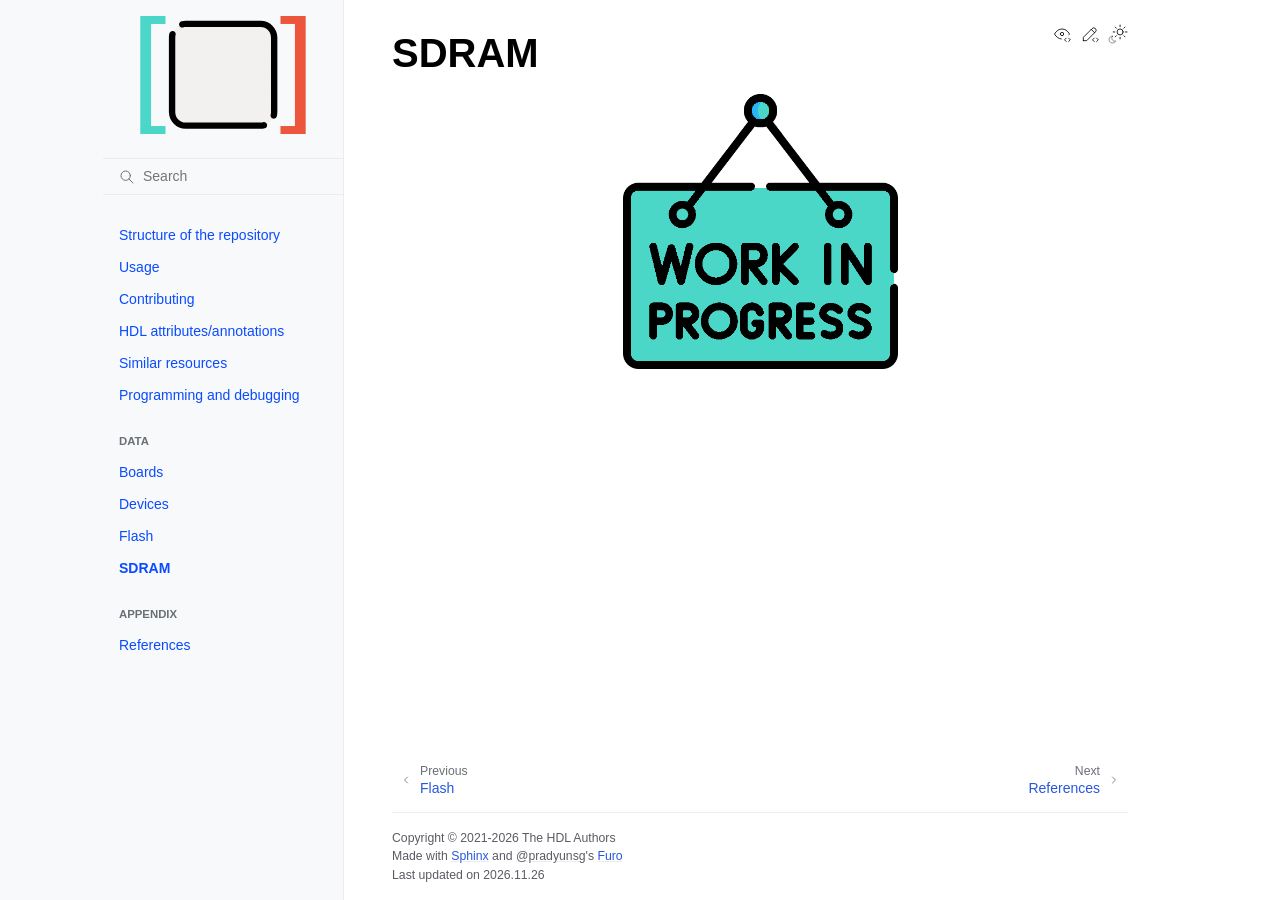
<file: Data/SDRAM.html>
<!doctype html>
<html class="no-js" lang="en" data-content_root="../">
  <head><meta charset="utf-8">
    <meta name="viewport" content="width=device-width,initial-scale=1">
    <meta name="color-scheme" content="light dark"><meta name="viewport" content="width=device-width, initial-scale=1" />
<link rel="index" title="Index" href="../genindex.html"><link rel="search" title="Search" href="../search.html"><link rel="next" title="References" href="../References.html"><link rel="prev" title="Flash" href="Flash.html">
        <link rel="prefetch" href="../_static/logo.svg" as="image">

    <link rel="shortcut icon" href="../_static/icon.png"><!-- Generated with Sphinx 9.0.4 and Furo 2025.12.19 -->
        <title>SDRAM - FPGA Board Constraints latest documentation</title>
      <link rel="stylesheet" type="text/css" href="../_static/pygments.css?v=3dbc9e18" />
    <link rel="stylesheet" type="text/css" href="../_static/styles/furo.css?v=7bdb33bb" />
    <link rel="stylesheet" type="text/css" href="../_static/styles/furo-extensions.css?v=8dab3a3b" />
    
    


<style>
  body {
    --color-code-background: #232629;
  --color-code-foreground: #cccccc;
  
  }
  @media not print {
    body[data-theme="dark"] {
      --color-code-background: #202020;
  --color-code-foreground: #d0d0d0;
  
    }
    @media (prefers-color-scheme: dark) {
      body:not([data-theme="light"]) {
        --color-code-background: #202020;
  --color-code-foreground: #d0d0d0;
  
      }
    }
  }
</style></head>
  <body>
    
    <script>
      document.body.dataset.theme = localStorage.getItem("theme") || "auto";
    </script>
    

<svg xmlns="http://www.w3.org/2000/svg" style="display: none;">
  <symbol id="svg-toc" viewBox="0 0 24 24">
    <title>Contents</title>
    <svg stroke="currentColor" fill="currentColor" stroke-width="0" viewBox="0 0 1024 1024">
      <path d="M408 442h480c4.4 0 8-3.6 8-8v-56c0-4.4-3.6-8-8-8H408c-4.4 0-8 3.6-8 8v56c0 4.4 3.6 8 8 8zm-8 204c0 4.4 3.6 8 8 8h480c4.4 0 8-3.6 8-8v-56c0-4.4-3.6-8-8-8H408c-4.4 0-8 3.6-8 8v56zm504-486H120c-4.4 0-8 3.6-8 8v56c0 4.4 3.6 8 8 8h784c4.4 0 8-3.6 8-8v-56c0-4.4-3.6-8-8-8zm0 632H120c-4.4 0-8 3.6-8 8v56c0 4.4 3.6 8 8 8h784c4.4 0 8-3.6 8-8v-56c0-4.4-3.6-8-8-8zM115.4 518.9L271.7 642c5.8 4.6 14.4.5 14.4-6.9V388.9c0-7.4-8.5-11.5-14.4-6.9L115.4 505.1a8.74 8.74 0 0 0 0 13.8z"/>
    </svg>
  </symbol>
  <symbol id="svg-menu" viewBox="0 0 24 24">
    <title>Menu</title>
    <svg xmlns="http://www.w3.org/2000/svg" viewBox="0 0 24 24" fill="none" stroke="currentColor"
      stroke-width="2" stroke-linecap="round" stroke-linejoin="round" class="feather-menu">
      <line x1="3" y1="12" x2="21" y2="12"></line>
      <line x1="3" y1="6" x2="21" y2="6"></line>
      <line x1="3" y1="18" x2="21" y2="18"></line>
    </svg>
  </symbol>
  <symbol id="svg-arrow-right" viewBox="0 0 24 24">
    <title>Expand</title>
    <svg xmlns="http://www.w3.org/2000/svg" viewBox="0 0 24 24" fill="none" stroke="currentColor"
      stroke-width="2" stroke-linecap="round" stroke-linejoin="round" class="feather-chevron-right">
      <polyline points="9 18 15 12 9 6"></polyline>
    </svg>
  </symbol>
  <symbol id="svg-sun" viewBox="0 0 24 24">
    <title>Light mode</title>
    <svg xmlns="http://www.w3.org/2000/svg" viewBox="0 0 24 24" fill="none" stroke="currentColor"
      stroke-width="1" stroke-linecap="round" stroke-linejoin="round" class="feather-sun">
      <circle cx="12" cy="12" r="5"></circle>
      <line x1="12" y1="1" x2="12" y2="3"></line>
      <line x1="12" y1="21" x2="12" y2="23"></line>
      <line x1="4.22" y1="4.22" x2="5.64" y2="5.64"></line>
      <line x1="18.36" y1="18.36" x2="19.78" y2="19.78"></line>
      <line x1="1" y1="12" x2="3" y2="12"></line>
      <line x1="21" y1="12" x2="23" y2="12"></line>
      <line x1="4.22" y1="19.78" x2="5.64" y2="18.36"></line>
      <line x1="18.36" y1="5.64" x2="19.78" y2="4.22"></line>
    </svg>
  </symbol>
  <symbol id="svg-moon" viewBox="0 0 24 24">
    <title>Dark mode</title>
    <svg xmlns="http://www.w3.org/2000/svg" viewBox="0 0 24 24" fill="none" stroke="currentColor"
      stroke-width="1" stroke-linecap="round" stroke-linejoin="round" class="icon-tabler-moon">
      <path stroke="none" d="M0 0h24v24H0z" fill="none" />
      <path d="M12 3c.132 0 .263 0 .393 0a7.5 7.5 0 0 0 7.92 12.446a9 9 0 1 1 -8.313 -12.454z" />
    </svg>
  </symbol>
  <symbol id="svg-sun-with-moon" viewBox="0 0 24 24">
    <title>Auto light/dark, in light mode</title>
    <svg xmlns="http://www.w3.org/2000/svg" viewBox="0 0 24 24" fill="none" stroke="currentColor"
      stroke-width="1" stroke-linecap="round" stroke-linejoin="round"
      class="icon-custom-derived-from-feather-sun-and-tabler-moon">
      <path style="opacity: 50%" d="M 5.411 14.504 C 5.471 14.504 5.532 14.504 5.591 14.504 C 3.639 16.319 4.383 19.569 6.931 20.352 C 7.693 20.586 8.512 20.551 9.25 20.252 C 8.023 23.207 4.056 23.725 2.11 21.184 C 0.166 18.642 1.702 14.949 4.874 14.536 C 5.051 14.512 5.231 14.5 5.411 14.5 L 5.411 14.504 Z"/>
      <line x1="14.5" y1="3.25" x2="14.5" y2="1.25"/>
      <line x1="14.5" y1="15.85" x2="14.5" y2="17.85"/>
      <line x1="10.044" y1="5.094" x2="8.63" y2="3.68"/>
      <line x1="19" y1="14.05" x2="20.414" y2="15.464"/>
      <line x1="8.2" y1="9.55" x2="6.2" y2="9.55"/>
      <line x1="20.8" y1="9.55" x2="22.8" y2="9.55"/>
      <line x1="10.044" y1="14.006" x2="8.63" y2="15.42"/>
      <line x1="19" y1="5.05" x2="20.414" y2="3.636"/>
      <circle cx="14.5" cy="9.55" r="3.6"/>
    </svg>
  </symbol>
  <symbol id="svg-moon-with-sun" viewBox="0 0 24 24">
    <title>Auto light/dark, in dark mode</title>
    <svg xmlns="http://www.w3.org/2000/svg" viewBox="0 0 24 24" fill="none" stroke="currentColor"
      stroke-width="1" stroke-linecap="round" stroke-linejoin="round"
      class="icon-custom-derived-from-feather-sun-and-tabler-moon">
      <path d="M 8.282 7.007 C 8.385 7.007 8.494 7.007 8.595 7.007 C 5.18 10.184 6.481 15.869 10.942 17.24 C 12.275 17.648 13.706 17.589 15 17.066 C 12.851 22.236 5.91 23.143 2.505 18.696 C -0.897 14.249 1.791 7.786 7.342 7.063 C 7.652 7.021 7.965 7 8.282 7 L 8.282 7.007 Z"/>
      <line style="opacity: 50%" x1="18" y1="3.705" x2="18" y2="2.5"/>
      <line style="opacity: 50%" x1="18" y1="11.295" x2="18" y2="12.5"/>
      <line style="opacity: 50%" x1="15.316" y1="4.816" x2="14.464" y2="3.964"/>
      <line style="opacity: 50%" x1="20.711" y1="10.212" x2="21.563" y2="11.063"/>
      <line style="opacity: 50%" x1="14.205" y1="7.5" x2="13.001" y2="7.5"/>
      <line style="opacity: 50%" x1="21.795" y1="7.5" x2="23" y2="7.5"/>
      <line style="opacity: 50%" x1="15.316" y1="10.184" x2="14.464" y2="11.036"/>
      <line style="opacity: 50%" x1="20.711" y1="4.789" x2="21.563" y2="3.937"/>
      <circle style="opacity: 50%" cx="18" cy="7.5" r="2.169"/>
    </svg>
  </symbol>
  <symbol id="svg-pencil" viewBox="0 0 24 24">
    <svg xmlns="http://www.w3.org/2000/svg" viewBox="0 0 24 24" fill="none" stroke="currentColor"
      stroke-width="1" stroke-linecap="round" stroke-linejoin="round" class="icon-tabler-pencil-code">
      <path d="M4 20h4l10.5 -10.5a2.828 2.828 0 1 0 -4 -4l-10.5 10.5v4" />
      <path d="M13.5 6.5l4 4" />
      <path d="M20 21l2 -2l-2 -2" />
      <path d="M17 17l-2 2l2 2" />
    </svg>
  </symbol>
  <symbol id="svg-eye" viewBox="0 0 24 24">
    <svg xmlns="http://www.w3.org/2000/svg" viewBox="0 0 24 24" fill="none" stroke="currentColor"
      stroke-width="1" stroke-linecap="round" stroke-linejoin="round" class="icon-tabler-eye-code">
      <path stroke="none" d="M0 0h24v24H0z" fill="none" />
      <path d="M10 12a2 2 0 1 0 4 0a2 2 0 0 0 -4 0" />
      <path
        d="M11.11 17.958c-3.209 -.307 -5.91 -2.293 -8.11 -5.958c2.4 -4 5.4 -6 9 -6c3.6 0 6.6 2 9 6c-.21 .352 -.427 .688 -.647 1.008" />
      <path d="M20 21l2 -2l-2 -2" />
      <path d="M17 17l-2 2l2 2" />
    </svg>
  </symbol>
</svg>

<input type="checkbox" class="sidebar-toggle" name="__navigation" id="__navigation" aria-label="Toggle site navigation sidebar">
<input type="checkbox" class="sidebar-toggle" name="__toc" id="__toc" aria-label="Toggle table of contents sidebar">
<label class="overlay sidebar-overlay" for="__navigation"></label>
<label class="overlay toc-overlay" for="__toc"></label>

<a class="skip-to-content muted-link" href="#furo-main-content">Skip to content</a>



<div class="page">
  <header class="mobile-header">
    <div class="header-left">
      <label class="nav-overlay-icon" for="__navigation">
        <span class="icon"><svg><use href="#svg-menu"></use></svg></span>
      </label>
    </div>
    <div class="header-center">
      <a href="../index.html"><div class="brand">FPGA Board Constraints latest documentation</div></a>
    </div>
    <div class="header-right">
      <div class="theme-toggle-container theme-toggle-header">
        <button class="theme-toggle" aria-label="Toggle Light / Dark / Auto color theme">
          <svg class="theme-icon-when-auto-light"><use href="#svg-sun-with-moon"></use></svg>
          <svg class="theme-icon-when-auto-dark"><use href="#svg-moon-with-sun"></use></svg>
          <svg class="theme-icon-when-dark"><use href="#svg-moon"></use></svg>
          <svg class="theme-icon-when-light"><use href="#svg-sun"></use></svg>
        </button>
      </div>
      <label class="toc-overlay-icon toc-header-icon no-toc" for="__toc">
        <span class="icon"><svg><use href="#svg-toc"></use></svg></span>
      </label>
    </div>
  </header>
  <aside class="sidebar-drawer">
    <div class="sidebar-container">
      
      <div class="sidebar-sticky"><a class="sidebar-brand" href="../index.html">
  <div class="sidebar-logo-container">
    <img class="sidebar-logo" src="../_static/logo.svg" alt="Logo"/>
  </div>
  
  
</a><form class="sidebar-search-container" method="get" action="../search.html" role="search">
  <input class="sidebar-search" placeholder="Search" name="q" aria-label="Search">
  <input type="hidden" name="check_keywords" value="yes">
  <input type="hidden" name="area" value="default">
</form>
<div id="searchbox"></div><div class="sidebar-scroll"><div class="sidebar-tree">
  <ul>
<li class="toctree-l1"><a class="reference internal" href="../Structure.html">Structure of the repository</a></li>
<li class="toctree-l1"><a class="reference internal" href="../Usage.html">Usage</a></li>
<li class="toctree-l1"><a class="reference internal" href="../Contributing.html">Contributing</a></li>
<li class="toctree-l1"><a class="reference internal" href="../Attributes.html">HDL attributes/annotations</a></li>
<li class="toctree-l1"><a class="reference internal" href="../Similar.html">Similar resources</a></li>
<li class="toctree-l1"><a class="reference internal" href="../ProgDebug.html">Programming and debugging</a></li>
</ul>
<p class="caption" role="heading"><span class="caption-text">Data</span></p>
<ul class="current">
<li class="toctree-l1"><a class="reference internal" href="Boards/index.html">Boards</a></li>
<li class="toctree-l1"><a class="reference internal" href="Devices.html">Devices</a></li>
<li class="toctree-l1"><a class="reference internal" href="Flash.html">Flash</a></li>
<li class="toctree-l1 current current-page"><a class="current reference internal" href="#">SDRAM</a></li>
</ul>
<p class="caption" role="heading"><span class="caption-text">Appendix</span></p>
<ul>
<li class="toctree-l1"><a class="reference internal" href="../References.html">References</a></li>
</ul>

</div>
</div>

      </div>
      
    </div>
  </aside>
  <div class="main">
    <div class="content">
      <div class="article-container">
        <a href="#" class="back-to-top muted-link">
          <svg xmlns="http://www.w3.org/2000/svg" viewBox="0 0 24 24">
            <path d="M13 20h-2V8l-5.5 5.5-1.42-1.42L12 4.16l7.92 7.92-1.42 1.42L13 8v12z"></path>
          </svg>
          <span>Back to top</span>
        </a>
        <div class="content-icon-container">
          <div class="view-this-page">
  <a class="muted-link" href="https://github.com/hdl/constraints/blob/main/doc/Data/SDRAM.rst?plain=true" title="View this page">
    <svg><use href="#svg-eye"></use></svg>
    <span class="visually-hidden">View this page</span>
  </a>
</div><div class="edit-this-page">
  <a class="muted-link" href="https://github.com/hdl/constraints/edit/main/doc/Data/SDRAM.rst" rel="edit" title="Edit this page">
    <svg><use href="#svg-pencil"></use></svg>
    <span class="visually-hidden">Edit this page</span>
  </a>
</div><div class="theme-toggle-container theme-toggle-content">
            <button class="theme-toggle" aria-label="Toggle Light / Dark / Auto color theme">
              <svg class="theme-icon-when-auto-light"><use href="#svg-sun-with-moon"></use></svg>
              <svg class="theme-icon-when-auto-dark"><use href="#svg-moon-with-sun"></use></svg>
              <svg class="theme-icon-when-dark"><use href="#svg-moon"></use></svg>
              <svg class="theme-icon-when-light"><use href="#svg-sun"></use></svg>
            </button>
          </div>
          <label class="toc-overlay-icon toc-content-icon no-toc" for="__toc">
            <span class="icon"><svg><use href="#svg-toc"></use></svg></span>
          </label>
        </div>
        <article role="main" id="furo-main-content">
          <section id="sdram">
<span id="data-sdram"></span><h1>SDRAM<a class="headerlink" href="#sdram" title="Link to this heading">¶</a></h1>
<a class="reference external image-reference" href="https://github.com/hdl/constraints"><img alt="../_images/work-in-progress.png" class="align-center" src="../_images/work-in-progress.png" style="height: 275px;" />
</a>
</section>

        </article>
      </div>
      <footer>
        
        <div class="related-pages">
          <a class="next-page" href="../References.html">
              <div class="page-info">
                <div class="context">
                  <span>Next</span>
                </div>
                <div class="title">References</div>
              </div>
              <svg class="furo-related-icon"><use href="#svg-arrow-right"></use></svg>
            </a>
          <a class="prev-page" href="Flash.html">
              <svg class="furo-related-icon"><use href="#svg-arrow-right"></use></svg>
              <div class="page-info">
                <div class="context">
                  <span>Previous</span>
                </div>
                
                <div class="title">Flash</div>
                
              </div>
            </a>
        </div>
        <div class="bottom-of-page">
          <div class="left-details">
            <div class="copyright">
                Copyright &#169; 2021-2026 The HDL Authors
            </div>
            Made with <a href="https://www.sphinx-doc.org/">Sphinx</a> and <a class="muted-link" href="https://pradyunsg.me">@pradyunsg</a>'s
            
            <a href="https://github.com/pradyunsg/furo">Furo</a>
            <div class="last-updated">
              Last updated on 2026.11.26</div>
          </div>
          <div class="right-details">
            
          </div>
        </div>
        
      </footer>
    </div>
    <aside class="toc-drawer no-toc">
      
      
      
    </aside>
  </div>
</div><script src="../_static/documentation_options.js?v=c6e86fd7"></script>
    <script src="../_static/doctools.js?v=fd6eb6e6"></script>
    <script src="../_static/sphinx_highlight.js?v=6ffebe34"></script>
    <script src="../_static/scripts/furo.js?v=46bd48cc"></script>
    </body>
</html>
</file>
<file: _static/pygments.css>
.highlight pre { line-height: 125%; }
.highlight td.linenos .normal { color: inherit; background-color: transparent; padding-left: 5px; padding-right: 5px; }
.highlight span.linenos { color: inherit; background-color: transparent; padding-left: 5px; padding-right: 5px; }
.highlight td.linenos .special { color: #000000; background-color: #ffffc0; padding-left: 5px; padding-right: 5px; }
.highlight span.linenos.special { color: #000000; background-color: #ffffc0; padding-left: 5px; padding-right: 5px; }
.highlight .hll { background-color: #49483e }
.highlight { background: #232629; color: #CCC }
.highlight .c { color: #777; font-style: italic } /* Comment */
.highlight .err { color: #A61717; background-color: #E3D2D2 } /* Error */
.highlight .esc { color: #CCC } /* Escape */
.highlight .g { color: #CCC } /* Generic */
.highlight .k { color: #7686BB; font-weight: bold } /* Keyword */
.highlight .l { color: #CCC } /* Literal */
.highlight .n { color: #CCC } /* Name */
.highlight .o { color: #CCC } /* Operator */
.highlight .x { color: #CCC } /* Other */
.highlight .p { color: #CCC } /* Punctuation */
.highlight .ch { color: #777; font-style: italic } /* Comment.Hashbang */
.highlight .cm { color: #777; font-style: italic } /* Comment.Multiline */
.highlight .cp { color: #777; font-style: italic } /* Comment.Preproc */
.highlight .cpf { color: #777; font-style: italic } /* Comment.PreprocFile */
.highlight .c1 { color: #777; font-style: italic } /* Comment.Single */
.highlight .cs { color: #777; font-style: italic } /* Comment.Special */
.highlight .gd { color: #CCC } /* Generic.Deleted */
.highlight .ge { color: #CCC } /* Generic.Emph */
.highlight .ges { color: #CCC } /* Generic.EmphStrong */
.highlight .gr { color: #CCC } /* Generic.Error */
.highlight .gh { color: #CCC } /* Generic.Heading */
.highlight .gi { color: #CCC } /* Generic.Inserted */
.highlight .go { color: #CCC } /* Generic.Output */
.highlight .gp { color: #FFF } /* Generic.Prompt */
.highlight .gs { color: #CCC } /* Generic.Strong */
.highlight .gu { color: #CCC } /* Generic.Subheading */
.highlight .gt { color: #CCC } /* Generic.Traceback */
.highlight .kc { color: #7686BB; font-weight: bold } /* Keyword.Constant */
.highlight .kd { color: #7686BB; font-weight: bold } /* Keyword.Declaration */
.highlight .kn { color: #7686BB; font-weight: bold } /* Keyword.Namespace */
.highlight .kp { color: #7686BB; font-weight: bold } /* Keyword.Pseudo */
.highlight .kr { color: #7686BB; font-weight: bold } /* Keyword.Reserved */
.highlight .kt { color: #7686BB; font-weight: bold } /* Keyword.Type */
.highlight .ld { color: #CCC } /* Literal.Date */
.highlight .m { color: #4FB8CC } /* Literal.Number */
.highlight .s { color: #51CC99 } /* Literal.String */
.highlight .na { color: #CCC } /* Name.Attribute */
.highlight .nb { color: #CCC } /* Name.Builtin */
.highlight .nc { color: #CCC } /* Name.Class */
.highlight .no { color: #CCC } /* Name.Constant */
.highlight .nd { color: #CCC } /* Name.Decorator */
.highlight .ni { color: #CCC } /* Name.Entity */
.highlight .ne { color: #CCC } /* Name.Exception */
.highlight .nf { color: #6A6AFF } /* Name.Function */
.highlight .nl { color: #CCC } /* Name.Label */
.highlight .nn { color: #CCC } /* Name.Namespace */
.highlight .nx { color: #E2828E } /* Name.Other */
.highlight .py { color: #CCC } /* Name.Property */
.highlight .nt { color: #CCC } /* Name.Tag */
.highlight .nv { color: #7AB4DB; font-weight: bold } /* Name.Variable */
.highlight .ow { color: #CCC } /* Operator.Word */
.highlight .pm { color: #CCC } /* Punctuation.Marker */
.highlight .w { color: #BBB } /* Text.Whitespace */
.highlight .mb { color: #4FB8CC } /* Literal.Number.Bin */
.highlight .mf { color: #4FB8CC } /* Literal.Number.Float */
.highlight .mh { color: #4FB8CC } /* Literal.Number.Hex */
.highlight .mi { color: #4FB8CC } /* Literal.Number.Integer */
.highlight .mo { color: #4FB8CC } /* Literal.Number.Oct */
.highlight .sa { color: #51CC99 } /* Literal.String.Affix */
.highlight .sb { color: #51CC99 } /* Literal.String.Backtick */
.highlight .sc { color: #51CC99 } /* Literal.String.Char */
.highlight .dl { color: #51CC99 } /* Literal.String.Delimiter */
.highlight .sd { color: #51CC99 } /* Literal.String.Doc */
.highlight .s2 { color: #51CC99 } /* Literal.String.Double */
.highlight .se { color: #51CC99 } /* Literal.String.Escape */
.highlight .sh { color: #51CC99 } /* Literal.String.Heredoc */
.highlight .si { color: #51CC99 } /* Literal.String.Interpol */
.highlight .sx { color: #51CC99 } /* Literal.String.Other */
.highlight .sr { color: #51CC99 } /* Literal.String.Regex */
.highlight .s1 { color: #51CC99 } /* Literal.String.Single */
.highlight .ss { color: #51CC99 } /* Literal.String.Symbol */
.highlight .bp { color: #CCC } /* Name.Builtin.Pseudo */
.highlight .fm { color: #6A6AFF } /* Name.Function.Magic */
.highlight .vc { color: #7AB4DB; font-weight: bold } /* Name.Variable.Class */
.highlight .vg { color: #BE646C; font-weight: bold } /* Name.Variable.Global */
.highlight .vi { color: #7AB4DB; font-weight: bold } /* Name.Variable.Instance */
.highlight .vm { color: #7AB4DB; font-weight: bold } /* Name.Variable.Magic */
.highlight .il { color: #4FB8CC } /* Literal.Number.Integer.Long */
@media not print {
body[data-theme="dark"] .highlight pre { line-height: 125%; }
body[data-theme="dark"] .highlight td.linenos .normal { color: #aaaaaa; background-color: transparent; padding-left: 5px; padding-right: 5px; }
body[data-theme="dark"] .highlight span.linenos { color: #aaaaaa; background-color: transparent; padding-left: 5px; padding-right: 5px; }
body[data-theme="dark"] .highlight td.linenos .special { color: #000000; background-color: #ffffc0; padding-left: 5px; padding-right: 5px; }
body[data-theme="dark"] .highlight span.linenos.special { color: #000000; background-color: #ffffc0; padding-left: 5px; padding-right: 5px; }
body[data-theme="dark"] .highlight .hll { background-color: #404040 }
body[data-theme="dark"] .highlight { background: #202020; color: #D0D0D0 }
body[data-theme="dark"] .highlight .c { color: #ABABAB; font-style: italic } /* Comment */
body[data-theme="dark"] .highlight .err { color: #A61717; background-color: #E3D2D2 } /* Error */
body[data-theme="dark"] .highlight .esc { color: #D0D0D0 } /* Escape */
body[data-theme="dark"] .highlight .g { color: #D0D0D0 } /* Generic */
body[data-theme="dark"] .highlight .k { color: #6EBF26; font-weight: bold } /* Keyword */
body[data-theme="dark"] .highlight .l { color: #D0D0D0 } /* Literal */
body[data-theme="dark"] .highlight .n { color: #D0D0D0 } /* Name */
body[data-theme="dark"] .highlight .o { color: #D0D0D0 } /* Operator */
body[data-theme="dark"] .highlight .x { color: #D0D0D0 } /* Other */
body[data-theme="dark"] .highlight .p { color: #D0D0D0 } /* Punctuation */
body[data-theme="dark"] .highlight .ch { color: #ABABAB; font-style: italic } /* Comment.Hashbang */
body[data-theme="dark"] .highlight .cm { color: #ABABAB; font-style: italic } /* Comment.Multiline */
body[data-theme="dark"] .highlight .cp { color: #FF3A3A; font-weight: bold } /* Comment.Preproc */
body[data-theme="dark"] .highlight .cpf { color: #ABABAB; font-style: italic } /* Comment.PreprocFile */
body[data-theme="dark"] .highlight .c1 { color: #ABABAB; font-style: italic } /* Comment.Single */
body[data-theme="dark"] .highlight .cs { color: #E50808; font-weight: bold; background-color: #520000 } /* Comment.Special */
body[data-theme="dark"] .highlight .gd { color: #FF3A3A } /* Generic.Deleted */
body[data-theme="dark"] .highlight .ge { color: #D0D0D0; font-style: italic } /* Generic.Emph */
body[data-theme="dark"] .highlight .ges { color: #D0D0D0; font-weight: bold; font-style: italic } /* Generic.EmphStrong */
body[data-theme="dark"] .highlight .gr { color: #FF3A3A } /* Generic.Error */
body[data-theme="dark"] .highlight .gh { color: #FFF; font-weight: bold } /* Generic.Heading */
body[data-theme="dark"] .highlight .gi { color: #589819 } /* Generic.Inserted */
body[data-theme="dark"] .highlight .go { color: #CCC } /* Generic.Output */
body[data-theme="dark"] .highlight .gp { color: #AAA } /* Generic.Prompt */
body[data-theme="dark"] .highlight .gs { color: #D0D0D0; font-weight: bold } /* Generic.Strong */
body[data-theme="dark"] .highlight .gu { color: #FFF; text-decoration: underline } /* Generic.Subheading */
body[data-theme="dark"] .highlight .gt { color: #FF3A3A } /* Generic.Traceback */
body[data-theme="dark"] .highlight .kc { color: #6EBF26; font-weight: bold } /* Keyword.Constant */
body[data-theme="dark"] .highlight .kd { color: #6EBF26; font-weight: bold } /* Keyword.Declaration */
body[data-theme="dark"] .highlight .kn { color: #6EBF26; font-weight: bold } /* Keyword.Namespace */
body[data-theme="dark"] .highlight .kp { color: #6EBF26 } /* Keyword.Pseudo */
body[data-theme="dark"] .highlight .kr { color: #6EBF26; font-weight: bold } /* Keyword.Reserved */
body[data-theme="dark"] .highlight .kt { color: #6EBF26; font-weight: bold } /* Keyword.Type */
body[data-theme="dark"] .highlight .ld { color: #D0D0D0 } /* Literal.Date */
body[data-theme="dark"] .highlight .m { color: #51B2FD } /* Literal.Number */
body[data-theme="dark"] .highlight .s { color: #ED9D13 } /* Literal.String */
body[data-theme="dark"] .highlight .na { color: #BBB } /* Name.Attribute */
body[data-theme="dark"] .highlight .nb { color: #2FBCCD } /* Name.Builtin */
body[data-theme="dark"] .highlight .nc { color: #71ADFF; text-decoration: underline } /* Name.Class */
body[data-theme="dark"] .highlight .no { color: #40FFFF } /* Name.Constant */
body[data-theme="dark"] .highlight .nd { color: #FFA500 } /* Name.Decorator */
body[data-theme="dark"] .highlight .ni { color: #D0D0D0 } /* Name.Entity */
body[data-theme="dark"] .highlight .ne { color: #BBB } /* Name.Exception */
body[data-theme="dark"] .highlight .nf { color: #71ADFF } /* Name.Function */
body[data-theme="dark"] .highlight .nl { color: #D0D0D0 } /* Name.Label */
body[data-theme="dark"] .highlight .nn { color: #71ADFF; text-decoration: underline } /* Name.Namespace */
body[data-theme="dark"] .highlight .nx { color: #D0D0D0 } /* Name.Other */
body[data-theme="dark"] .highlight .py { color: #D0D0D0 } /* Name.Property */
body[data-theme="dark"] .highlight .nt { color: #6EBF26; font-weight: bold } /* Name.Tag */
body[data-theme="dark"] .highlight .nv { color: #40FFFF } /* Name.Variable */
body[data-theme="dark"] .highlight .ow { color: #6EBF26; font-weight: bold } /* Operator.Word */
body[data-theme="dark"] .highlight .pm { color: #D0D0D0 } /* Punctuation.Marker */
body[data-theme="dark"] .highlight .w { color: #666 } /* Text.Whitespace */
body[data-theme="dark"] .highlight .mb { color: #51B2FD } /* Literal.Number.Bin */
body[data-theme="dark"] .highlight .mf { color: #51B2FD } /* Literal.Number.Float */
body[data-theme="dark"] .highlight .mh { color: #51B2FD } /* Literal.Number.Hex */
body[data-theme="dark"] .highlight .mi { color: #51B2FD } /* Literal.Number.Integer */
body[data-theme="dark"] .highlight .mo { color: #51B2FD } /* Literal.Number.Oct */
body[data-theme="dark"] .highlight .sa { color: #ED9D13 } /* Literal.String.Affix */
body[data-theme="dark"] .highlight .sb { color: #ED9D13 } /* Literal.String.Backtick */
body[data-theme="dark"] .highlight .sc { color: #ED9D13 } /* Literal.String.Char */
body[data-theme="dark"] .highlight .dl { color: #ED9D13 } /* Literal.String.Delimiter */
body[data-theme="dark"] .highlight .sd { color: #ED9D13 } /* Literal.String.Doc */
body[data-theme="dark"] .highlight .s2 { color: #ED9D13 } /* Literal.String.Double */
body[data-theme="dark"] .highlight .se { color: #ED9D13 } /* Literal.String.Escape */
body[data-theme="dark"] .highlight .sh { color: #ED9D13 } /* Literal.String.Heredoc */
body[data-theme="dark"] .highlight .si { color: #ED9D13 } /* Literal.String.Interpol */
body[data-theme="dark"] .highlight .sx { color: #FFA500 } /* Literal.String.Other */
body[data-theme="dark"] .highlight .sr { color: #ED9D13 } /* Literal.String.Regex */
body[data-theme="dark"] .highlight .s1 { color: #ED9D13 } /* Literal.String.Single */
body[data-theme="dark"] .highlight .ss { color: #ED9D13 } /* Literal.String.Symbol */
body[data-theme="dark"] .highlight .bp { color: #2FBCCD } /* Name.Builtin.Pseudo */
body[data-theme="dark"] .highlight .fm { color: #71ADFF } /* Name.Function.Magic */
body[data-theme="dark"] .highlight .vc { color: #40FFFF } /* Name.Variable.Class */
body[data-theme="dark"] .highlight .vg { color: #40FFFF } /* Name.Variable.Global */
body[data-theme="dark"] .highlight .vi { color: #40FFFF } /* Name.Variable.Instance */
body[data-theme="dark"] .highlight .vm { color: #40FFFF } /* Name.Variable.Magic */
body[data-theme="dark"] .highlight .il { color: #51B2FD } /* Literal.Number.Integer.Long */
@media (prefers-color-scheme: dark) {
body:not([data-theme="light"]) .highlight pre { line-height: 125%; }
body:not([data-theme="light"]) .highlight td.linenos .normal { color: #aaaaaa; background-color: transparent; padding-left: 5px; padding-right: 5px; }
body:not([data-theme="light"]) .highlight span.linenos { color: #aaaaaa; background-color: transparent; padding-left: 5px; padding-right: 5px; }
body:not([data-theme="light"]) .highlight td.linenos .special { color: #000000; background-color: #ffffc0; padding-left: 5px; padding-right: 5px; }
body:not([data-theme="light"]) .highlight span.linenos.special { color: #000000; background-color: #ffffc0; padding-left: 5px; padding-right: 5px; }
body:not([data-theme="light"]) .highlight .hll { background-color: #404040 }
body:not([data-theme="light"]) .highlight { background: #202020; color: #D0D0D0 }
body:not([data-theme="light"]) .highlight .c { color: #ABABAB; font-style: italic } /* Comment */
body:not([data-theme="light"]) .highlight .err { color: #A61717; background-color: #E3D2D2 } /* Error */
body:not([data-theme="light"]) .highlight .esc { color: #D0D0D0 } /* Escape */
body:not([data-theme="light"]) .highlight .g { color: #D0D0D0 } /* Generic */
body:not([data-theme="light"]) .highlight .k { color: #6EBF26; font-weight: bold } /* Keyword */
body:not([data-theme="light"]) .highlight .l { color: #D0D0D0 } /* Literal */
body:not([data-theme="light"]) .highlight .n { color: #D0D0D0 } /* Name */
body:not([data-theme="light"]) .highlight .o { color: #D0D0D0 } /* Operator */
body:not([data-theme="light"]) .highlight .x { color: #D0D0D0 } /* Other */
body:not([data-theme="light"]) .highlight .p { color: #D0D0D0 } /* Punctuation */
body:not([data-theme="light"]) .highlight .ch { color: #ABABAB; font-style: italic } /* Comment.Hashbang */
body:not([data-theme="light"]) .highlight .cm { color: #ABABAB; font-style: italic } /* Comment.Multiline */
body:not([data-theme="light"]) .highlight .cp { color: #FF3A3A; font-weight: bold } /* Comment.Preproc */
body:not([data-theme="light"]) .highlight .cpf { color: #ABABAB; font-style: italic } /* Comment.PreprocFile */
body:not([data-theme="light"]) .highlight .c1 { color: #ABABAB; font-style: italic } /* Comment.Single */
body:not([data-theme="light"]) .highlight .cs { color: #E50808; font-weight: bold; background-color: #520000 } /* Comment.Special */
body:not([data-theme="light"]) .highlight .gd { color: #FF3A3A } /* Generic.Deleted */
body:not([data-theme="light"]) .highlight .ge { color: #D0D0D0; font-style: italic } /* Generic.Emph */
body:not([data-theme="light"]) .highlight .ges { color: #D0D0D0; font-weight: bold; font-style: italic } /* Generic.EmphStrong */
body:not([data-theme="light"]) .highlight .gr { color: #FF3A3A } /* Generic.Error */
body:not([data-theme="light"]) .highlight .gh { color: #FFF; font-weight: bold } /* Generic.Heading */
body:not([data-theme="light"]) .highlight .gi { color: #589819 } /* Generic.Inserted */
body:not([data-theme="light"]) .highlight .go { color: #CCC } /* Generic.Output */
body:not([data-theme="light"]) .highlight .gp { color: #AAA } /* Generic.Prompt */
body:not([data-theme="light"]) .highlight .gs { color: #D0D0D0; font-weight: bold } /* Generic.Strong */
body:not([data-theme="light"]) .highlight .gu { color: #FFF; text-decoration: underline } /* Generic.Subheading */
body:not([data-theme="light"]) .highlight .gt { color: #FF3A3A } /* Generic.Traceback */
body:not([data-theme="light"]) .highlight .kc { color: #6EBF26; font-weight: bold } /* Keyword.Constant */
body:not([data-theme="light"]) .highlight .kd { color: #6EBF26; font-weight: bold } /* Keyword.Declaration */
body:not([data-theme="light"]) .highlight .kn { color: #6EBF26; font-weight: bold } /* Keyword.Namespace */
body:not([data-theme="light"]) .highlight .kp { color: #6EBF26 } /* Keyword.Pseudo */
body:not([data-theme="light"]) .highlight .kr { color: #6EBF26; font-weight: bold } /* Keyword.Reserved */
body:not([data-theme="light"]) .highlight .kt { color: #6EBF26; font-weight: bold } /* Keyword.Type */
body:not([data-theme="light"]) .highlight .ld { color: #D0D0D0 } /* Literal.Date */
body:not([data-theme="light"]) .highlight .m { color: #51B2FD } /* Literal.Number */
body:not([data-theme="light"]) .highlight .s { color: #ED9D13 } /* Literal.String */
body:not([data-theme="light"]) .highlight .na { color: #BBB } /* Name.Attribute */
body:not([data-theme="light"]) .highlight .nb { color: #2FBCCD } /* Name.Builtin */
body:not([data-theme="light"]) .highlight .nc { color: #71ADFF; text-decoration: underline } /* Name.Class */
body:not([data-theme="light"]) .highlight .no { color: #40FFFF } /* Name.Constant */
body:not([data-theme="light"]) .highlight .nd { color: #FFA500 } /* Name.Decorator */
body:not([data-theme="light"]) .highlight .ni { color: #D0D0D0 } /* Name.Entity */
body:not([data-theme="light"]) .highlight .ne { color: #BBB } /* Name.Exception */
body:not([data-theme="light"]) .highlight .nf { color: #71ADFF } /* Name.Function */
body:not([data-theme="light"]) .highlight .nl { color: #D0D0D0 } /* Name.Label */
body:not([data-theme="light"]) .highlight .nn { color: #71ADFF; text-decoration: underline } /* Name.Namespace */
body:not([data-theme="light"]) .highlight .nx { color: #D0D0D0 } /* Name.Other */
body:not([data-theme="light"]) .highlight .py { color: #D0D0D0 } /* Name.Property */
body:not([data-theme="light"]) .highlight .nt { color: #6EBF26; font-weight: bold } /* Name.Tag */
body:not([data-theme="light"]) .highlight .nv { color: #40FFFF } /* Name.Variable */
body:not([data-theme="light"]) .highlight .ow { color: #6EBF26; font-weight: bold } /* Operator.Word */
body:not([data-theme="light"]) .highlight .pm { color: #D0D0D0 } /* Punctuation.Marker */
body:not([data-theme="light"]) .highlight .w { color: #666 } /* Text.Whitespace */
body:not([data-theme="light"]) .highlight .mb { color: #51B2FD } /* Literal.Number.Bin */
body:not([data-theme="light"]) .highlight .mf { color: #51B2FD } /* Literal.Number.Float */
body:not([data-theme="light"]) .highlight .mh { color: #51B2FD } /* Literal.Number.Hex */
body:not([data-theme="light"]) .highlight .mi { color: #51B2FD } /* Literal.Number.Integer */
body:not([data-theme="light"]) .highlight .mo { color: #51B2FD } /* Literal.Number.Oct */
body:not([data-theme="light"]) .highlight .sa { color: #ED9D13 } /* Literal.String.Affix */
body:not([data-theme="light"]) .highlight .sb { color: #ED9D13 } /* Literal.String.Backtick */
body:not([data-theme="light"]) .highlight .sc { color: #ED9D13 } /* Literal.String.Char */
body:not([data-theme="light"]) .highlight .dl { color: #ED9D13 } /* Literal.String.Delimiter */
body:not([data-theme="light"]) .highlight .sd { color: #ED9D13 } /* Literal.String.Doc */
body:not([data-theme="light"]) .highlight .s2 { color: #ED9D13 } /* Literal.String.Double */
body:not([data-theme="light"]) .highlight .se { color: #ED9D13 } /* Literal.String.Escape */
body:not([data-theme="light"]) .highlight .sh { color: #ED9D13 } /* Literal.String.Heredoc */
body:not([data-theme="light"]) .highlight .si { color: #ED9D13 } /* Literal.String.Interpol */
body:not([data-theme="light"]) .highlight .sx { color: #FFA500 } /* Literal.String.Other */
body:not([data-theme="light"]) .highlight .sr { color: #ED9D13 } /* Literal.String.Regex */
body:not([data-theme="light"]) .highlight .s1 { color: #ED9D13 } /* Literal.String.Single */
body:not([data-theme="light"]) .highlight .ss { color: #ED9D13 } /* Literal.String.Symbol */
body:not([data-theme="light"]) .highlight .bp { color: #2FBCCD } /* Name.Builtin.Pseudo */
body:not([data-theme="light"]) .highlight .fm { color: #71ADFF } /* Name.Function.Magic */
body:not([data-theme="light"]) .highlight .vc { color: #40FFFF } /* Name.Variable.Class */
body:not([data-theme="light"]) .highlight .vg { color: #40FFFF } /* Name.Variable.Global */
body:not([data-theme="light"]) .highlight .vi { color: #40FFFF } /* Name.Variable.Instance */
body:not([data-theme="light"]) .highlight .vm { color: #40FFFF } /* Name.Variable.Magic */
body:not([data-theme="light"]) .highlight .il { color: #51B2FD } /* Literal.Number.Integer.Long */
}
}
</file>
<file: _static/styles/furo-extensions.css>
#furo-sidebar-ad-placement{padding:var(--sidebar-item-spacing-vertical) var(--sidebar-item-spacing-horizontal)}#furo-sidebar-ad-placement .ethical-sidebar{background:var(--color-background-secondary);border:none;box-shadow:none}#furo-sidebar-ad-placement .ethical-sidebar:hover{background:var(--color-background-hover)}#furo-sidebar-ad-placement .ethical-sidebar a{color:var(--color-foreground-primary)}#furo-sidebar-ad-placement .ethical-callout a{color:var(--color-foreground-secondary)!important}#furo-readthedocs-versions{background:transparent;display:block;position:static;width:100%}#furo-readthedocs-versions .rst-versions{background:#1a1c1e}#furo-readthedocs-versions .rst-current-version{background:var(--color-sidebar-item-background);cursor:unset}#furo-readthedocs-versions .rst-current-version:hover{background:var(--color-sidebar-item-background)}#furo-readthedocs-versions .rst-current-version .fa-book{color:var(--color-foreground-primary)}#furo-readthedocs-versions>.rst-other-versions{padding:0}#furo-readthedocs-versions>.rst-other-versions small{opacity:1}#furo-readthedocs-versions .injected .rst-versions{position:unset}#furo-readthedocs-versions:focus-within,#furo-readthedocs-versions:hover{box-shadow:0 0 0 1px var(--color-sidebar-background-border)}#furo-readthedocs-versions:focus-within .rst-current-version,#furo-readthedocs-versions:hover .rst-current-version{background:#1a1c1e;font-size:inherit;height:auto;line-height:inherit;padding:12px;text-align:right}#furo-readthedocs-versions:focus-within .rst-current-version .fa-book,#furo-readthedocs-versions:hover .rst-current-version .fa-book{color:#fff;float:left}#furo-readthedocs-versions:focus-within .fa-caret-down,#furo-readthedocs-versions:hover .fa-caret-down{display:none}#furo-readthedocs-versions:focus-within .injected,#furo-readthedocs-versions:focus-within .rst-current-version,#furo-readthedocs-versions:focus-within .rst-other-versions,#furo-readthedocs-versions:hover .injected,#furo-readthedocs-versions:hover .rst-current-version,#furo-readthedocs-versions:hover .rst-other-versions{display:block}#furo-readthedocs-versions:focus-within>.rst-current-version,#furo-readthedocs-versions:hover>.rst-current-version{display:none}.highlight:hover button.copybtn{color:var(--color-code-foreground)}.highlight button.copybtn{align-items:center;background-color:var(--color-code-background);border:none;color:var(--color-background-item);cursor:pointer;height:1.25em;right:.5rem;top:.625rem;transition:color .3s,opacity .3s;width:1.25em}.highlight button.copybtn:hover{background-color:var(--color-code-background);color:var(--color-brand-content)}.highlight button.copybtn:after{background-color:transparent;color:var(--color-code-foreground);display:none}.highlight button.copybtn.success{color:#22863a;transition:color 0s}.highlight button.copybtn.success:after{display:block}.highlight button.copybtn svg{padding:0}body{--sd-color-primary:var(--color-brand-primary);--sd-color-primary-highlight:var(--color-brand-content);--sd-color-primary-text:var(--color-background-primary);--sd-color-shadow:rgba(0,0,0,.05);--sd-color-card-border:var(--color-card-border);--sd-color-card-border-hover:var(--color-brand-content);--sd-color-card-background:var(--color-card-background);--sd-color-card-text:var(--color-foreground-primary);--sd-color-card-header:var(--color-card-marginals-background);--sd-color-card-footer:var(--color-card-marginals-background);--sd-color-tabs-label-active:var(--color-brand-content);--sd-color-tabs-label-hover:var(--color-foreground-muted);--sd-color-tabs-label-inactive:var(--color-foreground-muted);--sd-color-tabs-underline-active:var(--color-brand-content);--sd-color-tabs-underline-hover:var(--color-foreground-border);--sd-color-tabs-underline-inactive:var(--color-background-border);--sd-color-tabs-overline:var(--color-background-border);--sd-color-tabs-underline:var(--color-background-border)}.sd-tab-content{box-shadow:0 -2px var(--sd-color-tabs-overline),0 1px var(--sd-color-tabs-underline)}.sd-card{box-shadow:0 .1rem .25rem var(--sd-color-shadow),0 0 .0625rem rgba(0,0,0,.1)}.sd-shadow-sm{box-shadow:0 .1rem .25rem var(--sd-color-shadow),0 0 .0625rem rgba(0,0,0,.1)!important}.sd-shadow-md{box-shadow:0 .3rem .75rem var(--sd-color-shadow),0 0 .0625rem rgba(0,0,0,.1)!important}.sd-shadow-lg{box-shadow:0 .6rem 1.5rem var(--sd-color-shadow),0 0 .0625rem rgba(0,0,0,.1)!important}.sd-card-hover:hover{transform:none}.sd-cards-carousel{gap:.25rem;padding:.25rem}body{--tabs--label-text:var(--color-foreground-muted);--tabs--label-text--hover:var(--color-foreground-muted);--tabs--label-text--active:var(--color-brand-content);--tabs--label-text--active--hover:var(--color-brand-content);--tabs--label-background:transparent;--tabs--label-background--hover:transparent;--tabs--label-background--active:transparent;--tabs--label-background--active--hover:transparent;--tabs--padding-x:0.25em;--tabs--margin-x:1em;--tabs--border:var(--color-background-border);--tabs--label-border:transparent;--tabs--label-border--hover:var(--color-foreground-muted);--tabs--label-border--active:var(--color-brand-content);--tabs--label-border--active--hover:var(--color-brand-content)}[role=main] .container{max-width:none;padding-left:0;padding-right:0}.shadow.docutils{border:none;box-shadow:0 .2rem .5rem rgba(0,0,0,.05),0 0 .0625rem rgba(0,0,0,.1)!important}.sphinx-bs .card{background-color:var(--color-background-secondary);color:var(--color-foreground)}
/*# sourceMappingURL=furo-extensions.css.map*/
</file>
